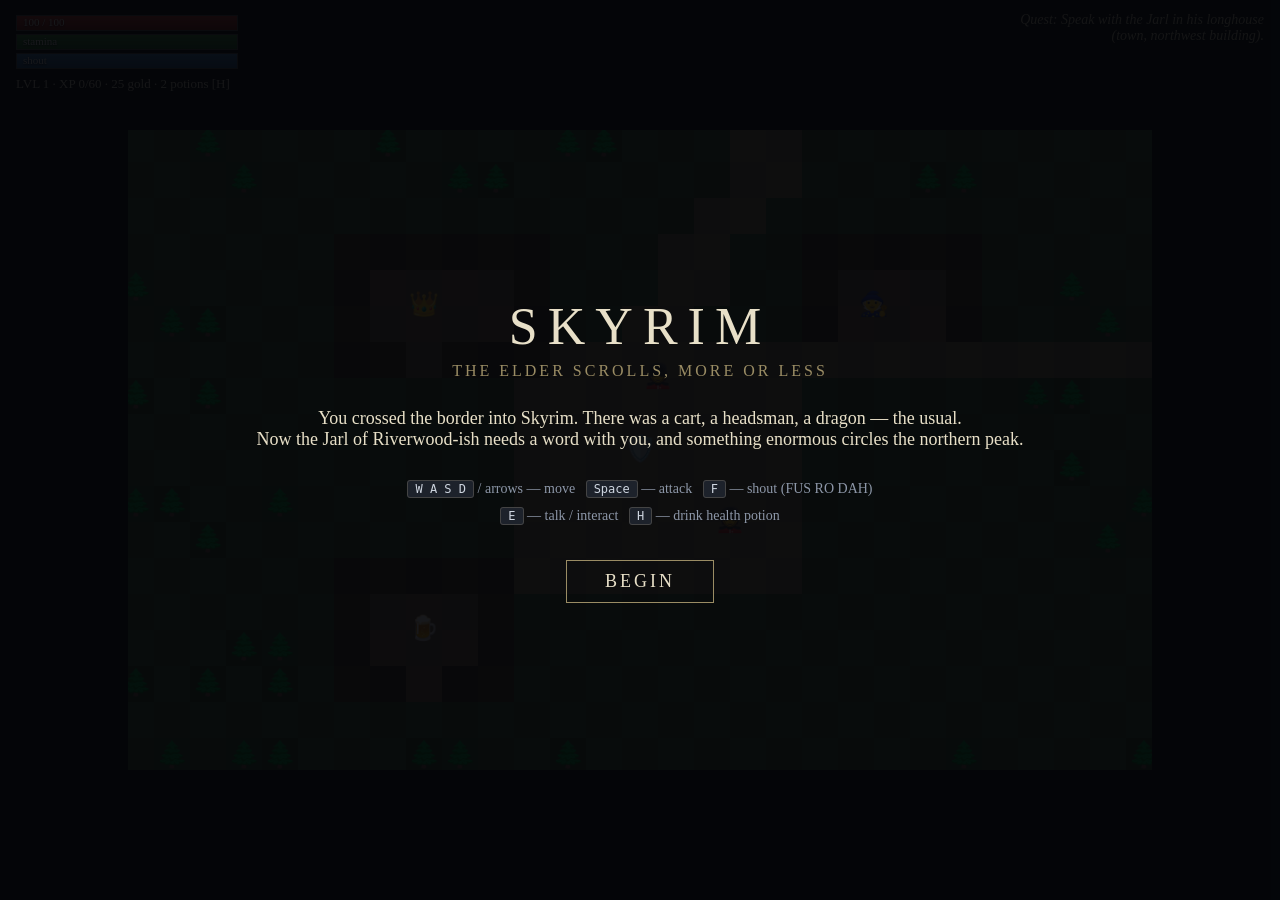
<file: index.html>
<!DOCTYPE html>
<html lang="en">
<head>
<meta charset="UTF-8">
<meta name="viewport" content="width=device-width, initial-scale=1.0">
<title>SKYRIM.html — The Elder Scrolls, More or Less</title>
<style>
  html, body { margin: 0; padding: 0; background: #0a0c10; overflow: hidden; height: 100%; }
  #wrap { position: relative; width: 100vw; height: 100vh; display: flex; align-items: center; justify-content: center; }
  canvas { image-rendering: pixelated; background: #0a0c10; }
  #hud {
    position: absolute; left: 16px; top: 12px; color: #e8e0c8; pointer-events: none;
    font: 14px/1.4 Georgia, 'Times New Roman', serif; text-shadow: 0 1px 2px #000;
  }
  .bar { width: 220px; height: 14px; background: #1c1f26; border: 1px solid #555; margin: 3px 0; position: relative; }
  .bar > div { height: 100%; transition: width .15s; }
  #hpfill { background: linear-gradient(#d04438, #8a2018); }
  .barlabel { position: absolute; left: 6px; top: -1px; font-size: 11px; color: #fff; }
  #stfill { background: linear-gradient(#3f9c45, #246b2a); }
  #shfill { background: linear-gradient(#4a8fd0, #2a5e96); }
  #stats { margin-top: 6px; font-size: 13px; }
  #quest {
    position: absolute; right: 16px; top: 12px; max-width: 280px; text-align: right;
    color: #d8cfae; font: italic 14px Georgia, serif; text-shadow: 0 1px 2px #000; pointer-events: none;
  }
  #dialogue {
    position: absolute; left: 50%; bottom: 60px; transform: translateX(-50%);
    min-width: 320px; max-width: 640px; padding: 12px 20px; display: none;
    background: rgba(8, 10, 14, .88); border: 1px solid #6b5d3f; color: #e8e0c8;
    font: 16px Georgia, serif; text-align: center; text-shadow: 0 1px 2px #000;
  }
  #dialogue .speaker { color: #c9a84c; font-variant: small-caps; letter-spacing: 1px; }
  #toast {
    position: absolute; left: 50%; top: 18%; transform: translateX(-50%);
    color: #fff; font: 28px Georgia, serif; letter-spacing: 4px; text-shadow: 0 2px 6px #000;
    opacity: 0; transition: opacity .4s; pointer-events: none; text-align: center;
  }
  #overlay {
    position: absolute; inset: 0; display: flex; flex-direction: column; align-items: center;
    justify-content: center; background: rgba(4, 5, 8, .92); color: #e8e0c8;
    font: 18px Georgia, serif; text-align: center; z-index: 10;
  }
  #overlay h1 { font-size: 52px; letter-spacing: 10px; margin: 0 0 6px; font-weight: normal; }
  #overlay h2 { font-size: 16px; letter-spacing: 3px; color: #9a8c64; font-weight: normal; margin: 0 0 28px; }
  #overlay .keys { color: #8d97a8; font-size: 14px; margin-top: 26px; line-height: 1.9; }
  #overlay button {
    margin-top: 30px; padding: 10px 38px; font: 18px Georgia, serif; letter-spacing: 3px;
    background: none; border: 1px solid #9a8c64; color: #e8e0c8; cursor: pointer;
  }
  #overlay button:hover { background: #2a2418; }
  kbd { background: #1d222b; border: 1px solid #444; border-radius: 3px; padding: 1px 7px; font: 12px monospace; color: #cfd6e0; }
</style>
</head>
<body>
<div id="wrap">
  <canvas id="game"></canvas>
  <div id="hud">
    <div class="bar"><div id="hpfill" style="width:100%"></div><span class="barlabel" id="hptext"></span></div>
    <div class="bar"><div id="stfill" style="width:100%"></div><span class="barlabel">stamina</span></div>
    <div class="bar"><div id="shfill" style="width:100%"></div><span class="barlabel">shout</span></div>
    <div id="stats"></div>
  </div>
  <div id="quest"></div>
  <div id="dialogue"></div>
  <div id="toast"></div>
  <div id="overlay">
    <h1>SKYRIM</h1>
    <h2>THE ELDER SCROLLS, MORE OR LESS</h2>
    <div>You crossed the border into Skyrim. There was a cart, a headsman, a dragon — the usual.<br>
    Now the Jarl of Riverwood-ish needs a word with you, and something enormous circles the northern peak.</div>
    <div class="keys">
      <kbd>W A S D</kbd> / arrows — move &nbsp; <kbd>Space</kbd> — attack &nbsp; <kbd>F</kbd> — shout (FUS RO DAH)<br>
      <kbd>E</kbd> — talk / interact &nbsp; <kbd>H</kbd> — drink health potion
    </div>
    <button id="startbtn">BEGIN</button>
  </div>
</div>
<script>
'use strict';
// ---------------------------------------------------------------- constants
const TILE = 36, W = 84, H = 64;          // world size in tiles
const VIEW_W = 1024, VIEW_H = 640;        // canvas size
const T = { GRASS:0, TREE:1, WATER:2, ROCK:3, PATH:4, WALL:5, FLOOR:6, SNOW:7, BRIDGE:8, PERCH:9, GRAVE:10 };
const SOLID = new Set([T.TREE, T.WATER, T.ROCK, T.WALL]);

const canvas = document.getElementById('game');
canvas.width = VIEW_W; canvas.height = VIEW_H;
const ctx = canvas.getContext('2d');

// seeded PRNG so the province of (roughly) Skyrim is the same every playthrough
function mulberry32(a) {
  return function() {
    a |= 0; a = a + 0x6D2B79F5 | 0;
    let t = Math.imul(a ^ a >>> 15, 1 | a);
    t = t + Math.imul(t ^ t >>> 7, 61 | t) ^ t;
    return ((t ^ t >>> 14) >>> 0) / 4294967296;
  };
}
const rng = mulberry32(0xD07AC); // dovah-ish, in the hex characters available

// ---------------------------------------------------------------- world gen
const map = new Array(W * H).fill(T.GRASS);
const at = (x, y) => (x < 0 || y < 0 || x >= W || y >= H) ? T.ROCK : map[y * W + x];
const set = (x, y, t) => { if (x >= 0 && y >= 0 && x < W && y < H) map[y * W + x] = t; };
const rect = (x0, y0, x1, y1, t) => { for (let y = y0; y <= y1; y++) for (let x = x0; x <= x1; x++) set(x, y, t); };

// snowy mountain band across the north
for (let y = 0; y < 12; y++) for (let x = 0; x < W; x++)
  set(x, y, (y < 9 - rng() * 4) ? T.ROCK : T.SNOW);
rect(0, 0, W - 1, 2, T.ROCK);

// the Throat of the World: a perch carved into the peak
rect(38, 2, 47, 7, T.SNOW); rect(40, 3, 45, 6, T.PERCH);
// pass leading up to it
for (let y = 7; y < 14; y++) { set(42, y, T.SNOW); set(43, y, T.SNOW); }

// a river winding down the east side, with one bridge
let rx = 60;
for (let y = 12; y < H; y++) {
  rx += Math.round((rng() - 0.48) * 2);
  rx = Math.max(52, Math.min(70, rx));
  for (let i = 0; i < 3; i++) set(rx + i, y, T.WATER);
  if (y === 34) { set(rx, y, T.BRIDGE); set(rx + 1, y, T.BRIDGE); set(rx + 2, y, T.BRIDGE); }
}

// scattered pine forest
for (let i = 0; i < 950; i++) {
  const x = Math.floor(rng() * W), y = 13 + Math.floor(rng() * (H - 14));
  if (at(x, y) === T.GRASS) set(x, y, T.TREE);
}

// town: Riverwood-ish (cleared, walled buildings, market square)
rect(16, 36, 35, 50, T.GRASS);
rect(22, 40, 29, 46, T.PATH);                       // square
function house(x, y, w, h, doorX) {
  rect(x, y, x + w, y + h, T.WALL);
  rect(x + 1, y + 1, x + w - 1, y + h - 1, T.FLOOR);
  set(doorX, y + h, T.FLOOR);                       // doorway on the south wall
}
house(17, 37, 5, 3, 19);   // Jarl's longhouse
house(30, 37, 4, 3, 32);   // trader
house(17, 46, 4, 3, 19);   // inn
// road from town gate north toward the mountain pass
for (let y = 14; y <= 40; y++) { set(42 - Math.floor((y - 14) * 0.7), y, T.PATH); set(43 - Math.floor((y - 14) * 0.7), y, T.PATH); }
for (let x = 25; x <= 43; x++) set(x, 40, T.PATH);

// Bleak Falls Barrow-ish: stone ruin in the west, full of draugr
rect(5, 20, 14, 28, T.GRAVE);
rect(5, 20, 14, 20, T.ROCK); rect(5, 28, 14, 28, T.ROCK);
rect(5, 20, 5, 28, T.ROCK); rect(14, 20, 14, 28, T.ROCK);
set(14, 24, T.GRAVE); set(13, 24, T.GRAVE);         // entrance

// bandit camp in the east, across the bridge
rect(70, 30, 78, 38, T.GRASS);
set(74, 34, T.PATH); set(75, 34, T.PATH);

// keep spawn + perch approach clear of trees
rect(24, 41, 27, 44, T.PATH);

const solid = (px, py) => SOLID.has(at(Math.floor(px / TILE), Math.floor(py / TILE)));

// ---------------------------------------------------------------- entities
const player = {
  x: 25.5 * TILE, y: 43 * TILE, r: 12, dirX: 0, dirY: -1,
  hp: 100, maxHp: 100, stam: 100, dmg: 14,
  level: 1, xp: 0, gold: 25, potions: 2,
  attackCd: 0, shoutCd: 0, hurtCd: 0, swing: 0,
};
const xpToLevel = () => player.level * 60;

const ENEMY_TYPES = {
  wolf:   { hp: 26,  dmg: 7,  speed: 95, aggro: 6.5, xp: 14, gold: 0,  glyph: '🐺', size: 14 },
  bandit: { hp: 45,  dmg: 11, speed: 78, aggro: 6,   xp: 25, gold: 18, glyph: '🗡️', size: 15 },
  draugr: { hp: 60,  dmg: 14, speed: 60, aggro: 5.5, xp: 35, gold: 12, glyph: '💀', size: 15 },
  dragon: { hp: 420, dmg: 24, speed: 120, aggro: 11, xp: 300, gold: 500, glyph: '🐉', size: 30 },
};
const enemies = [];
function spawn(type, tx, ty) {
  const t = ENEMY_TYPES[type];
  enemies.push({ type, ...t, maxHp: t.hp, r: t.size, x: tx * TILE, y: ty * TILE,
    homeX: tx * TILE, homeY: ty * TILE, atkCd: 0, wanderT: 0, wx: 0, wy: 0, fireCd: 0, flash: 0 });
}
// wolves in the forest
[[12,33],[10,44],[40,22],[48,30],[52,48],[20,56],[38,56],[60,20]].forEach(p => spawn('wolf', p[0], p[1]));
// bandit camp
[[72,32],[76,33],[74,36],[77,37]].forEach(p => spawn('bandit', p[0], p[1]));
// draugr in the barrow
[[7,22],[11,23],[8,26],[12,26],[9,24]].forEach(p => spawn('draugr', p[0], p[1]));
// Alduin's understudy, waiting on the perch
spawn('dragon', 42.5, 4.5);

const npcs = [
  { x: 19.5 * TILE, y: 39 * TILE, glyph: '👑', name: 'Jarl Balgruuf the Sufficient', jarl: true },
  { x: 32 * TILE, y: 39 * TILE, glyph: '🧙', name: 'Belethor-ish', lines: [
      'Everything\'s for sale, my friend! Except I haven\'t implemented a shop. So nothing is.',
      'Some may call this junk. Me, I call them treasures.' ] },
  { x: 19.5 * TILE, y: 48 * TILE, glyph: '🍺', name: 'Innkeeper', lines: [
      'Rumor is a dragon\'s nesting on the peak north of here. Bad for business.',
      'We don\'t get many travelers since the dragon showed up. Or roads. Or a second inn.' ] },
  { x: 26 * TILE, y: 41 * TILE, glyph: '💂', name: 'Town Guard', lines: [
      'I used to be an adventurer like you. Then I took an arrow in the knee.',
      'Let me guess... someone stole your sweetroll.',
      'No lollygaggin\'.',
      'Heard they\'re reforming the Dawnguard. Not in this file, though.' ] },
  { x: 28 * TILE, y: 45 * TILE, glyph: '💂', name: 'Town Guard', lines: [
      'My cousin\'s out fighting dragons. And what do I get? Guard duty in a 1,000-line HTML file.',
      'Stay out of trouble, Dragonborn.' ] },
];

const pickups = [];   // {x, y, kind:'gold'|'potion', amount}
const floaters = [];  // damage numbers {x, y, text, t, color}
let quest = 0;        // 0 = see the Jarl, 1 = slay the dragon, 2 = done
let shake = 0, gameTime = 0, won = false, paused = true;

// ---------------------------------------------------------------- input
const keys = {};
addEventListener('keydown', e => {
  keys[e.code] = true;
  if (['Space','ArrowUp','ArrowDown','ArrowLeft','ArrowRight'].includes(e.code)) e.preventDefault();
  if (e.code === 'KeyE') tryTalk();
  if (e.code === 'KeyH') drinkPotion();
});
addEventListener('keyup', e => keys[e.code] = false);

// ---------------------------------------------------------------- sound (tiny WebAudio blips)
let audio;
function blip(freq, dur, type = 'square', vol = 0.04) {
  try {
    audio = audio || new (window.AudioContext || window.webkitAudioContext)();
    const o = audio.createOscillator(), g = audio.createGain();
    o.type = type; o.frequency.value = freq;
    g.gain.setValueAtTime(vol, audio.currentTime);
    g.gain.exponentialRampToValueAtTime(0.001, audio.currentTime + dur);
    o.connect(g); g.connect(audio.destination);
    o.start(); o.stop(audio.currentTime + dur);
  } catch (e) { /* sound is a luxury */ }
}

// ---------------------------------------------------------------- helpers
function toast(text, big) {
  const el = document.getElementById('toast');
  el.textContent = text;
  el.style.fontSize = big ? '44px' : '28px';
  el.style.opacity = 1;
  clearTimeout(el._t);
  el._t = setTimeout(() => el.style.opacity = 0, big ? 2600 : 1700);
}
function say(name, text) {
  const el = document.getElementById('dialogue');
  el.innerHTML = '<span class="speaker">' + name + '</span><br>' + text;
  el.style.display = 'block';
  clearTimeout(el._t);
  el._t = setTimeout(() => el.style.display = 'none', 4200);
}
function floater(x, y, text, color) { floaters.push({ x, y, text, t: 1, color }); }

function moveWithCollision(e, dx, dy) {
  if (dx && !solid(e.x + dx + Math.sign(dx) * e.r, e.y - e.r * .6) && !solid(e.x + dx + Math.sign(dx) * e.r, e.y + e.r * .6)) e.x += dx;
  if (dy && !solid(e.x - e.r * .6, e.y + dy + Math.sign(dy) * e.r) && !solid(e.x + e.r * .6, e.y + dy + Math.sign(dy) * e.r)) e.y += dy;
  e.x = Math.max(e.r, Math.min(W * TILE - e.r, e.x));
  e.y = Math.max(e.r, Math.min(H * TILE - e.r, e.y));
}

function tryTalk() {
  if (paused) return;
  for (const n of npcs) {
    if (Math.hypot(n.x - player.x, n.y - player.y) < TILE * 1.6) {
      if (n.jarl) {
        if (quest === 0) {
          quest = 1;
          say(n.name, 'Dragonborn! A dragon roosts on the Throat of the World, due north. ' +
            'Slay it and the hold will owe you everything we have. Which is mostly snow.');
          toast('NEW QUEST: DRAGON RISING');
        } else if (quest === 1) {
          say(n.name, 'The dragon still lives. North, Dragonborn. Follow the road. Dress warm.');
        } else {
          say(n.name, 'Skyrim will sing of you, Dragonborn. Well — hum, at least. Budget\'s tight.');
        }
      } else {
        say(n.name, n.lines[Math.floor(Math.random() * n.lines.length)]);
      }
      blip(440, .1, 'sine');
      return;
    }
  }
}

function drinkPotion() {
  if (paused || player.potions <= 0 || player.hp >= player.maxHp) return;
  player.potions--;
  player.hp = Math.min(player.maxHp, player.hp + 45);
  floater(player.x, player.y - 20, '+45', '#6fdc6f');
  blip(660, .15, 'sine');
}

function gainXp(n) {
  player.xp += n;
  while (player.xp >= xpToLevel()) {
    player.xp -= xpToLevel();
    player.level++;
    player.maxHp += 15; player.hp = player.maxHp;
    player.dmg += 4;
    toast('LEVEL UP — LEVEL ' + player.level, true);
    blip(523, .3, 'triangle', .06); setTimeout(() => blip(784, .4, 'triangle', .06), 140);
  }
}

function hurtPlayer(dmg, fromX, fromY) {
  if (player.hurtCd > 0 || won) return;
  player.hp -= dmg;
  player.hurtCd = 0.7;
  shake = Math.max(shake, 6);
  floater(player.x, player.y - 24, '-' + dmg, '#ff6b5e');
  blip(140, .2, 'sawtooth', .07);
  const d = Math.hypot(player.x - fromX, player.y - fromY) || 1;
  moveWithCollision(player, (player.x - fromX) / d * 18, (player.y - fromY) / d * 18);
  if (player.hp <= 0) die();
}

function die() {
  toast('YOU DIED — SOVNGARDE AWAITS (RESPAWNING)', true);
  player.gold = Math.floor(player.gold / 2);
  player.hp = player.maxHp;
  player.x = 25.5 * TILE; player.y = 43 * TILE;
  blip(98, .8, 'sawtooth', .08);
}

// ---------------------------------------------------------------- combat
function attack() {
  if (player.attackCd > 0 || player.stam < 12) return;
  player.attackCd = 0.38; player.swing = 0.18; player.stam -= 12;
  blip(220, .07, 'square');
  const reach = TILE * 1.5;
  const ax = player.x + player.dirX * reach * .6, ay = player.y + player.dirY * reach * .6;
  for (const e of enemies) {
    if (e.hp <= 0) continue;
    if (Math.hypot(e.x - ax, e.y - ay) < reach * .8 + e.size) hitEnemy(e, player.dmg + Math.floor(Math.random() * 5), 14);
  }
}

function shout() {
  if (player.shoutCd > 0) return;
  player.shoutCd = 9;
  toast('FUS RO DAH!', true);
  shake = 14;
  blip(80, .6, 'sawtooth', .12); blip(60, .8, 'sawtooth', .1);
  for (const e of enemies) {
    if (e.hp <= 0) continue;
    const dx = e.x - player.x, dy = e.y - player.y, d = Math.hypot(dx, dy);
    if (d > TILE * 6) continue;
    const dot = (dx * player.dirX + dy * player.dirY) / (d || 1);
    if (dot > 0.35 || d < TILE * 1.5) {
      hitEnemy(e, 22, 0);
      const push = e.type === 'dragon' ? 50 : 130;
      moveWithCollision(e, dx / (d || 1) * push, dy / (d || 1) * push);
    }
  }
}

function hitEnemy(e, dmg, knock) {
  e.hp -= dmg; e.flash = 0.15;
  floater(e.x, e.y - e.size - 8, dmg, '#ffd34d');
  if (knock) {
    const dx = e.x - player.x, dy = e.y - player.y, d = Math.hypot(dx, dy) || 1;
    moveWithCollision(e, dx / d * knock, dy / d * knock);
  }
  if (e.hp <= 0) {
    gainXp(e.xp);
    blip(180, .25, 'triangle', .06);
    if (e.gold) pickups.push({ x: e.x, y: e.y, kind: 'gold', amount: e.gold + Math.floor(Math.random() * 10) });
    if (Math.random() < 0.3) pickups.push({ x: e.x + 14, y: e.y + 6, kind: 'potion' });
    if (e.type === 'dragon') winGame();
  }
}

const fireballs = [];
function winGame() {
  won = true; quest = 2;
  toast('DRAGON SLAIN — ITS SOUL IS YOURS', true);
  setTimeout(() => {
    const ov = document.getElementById('overlay');
    ov.style.display = 'flex';
    ov.innerHTML = '<h1>DOVAHKIIN</h1><h2>DRAGON SLAIN · LEVEL ' + player.level + ' · ' + player.gold +
      ' GOLD</h2><div>The World-Eater\'s understudy is no more. Songs will be written,<br>' +
      'then heavily abridged for the credits.<br><br><i>Thanks for playing SKYRIM.html</i></div>' +
      '<button onclick="closeOverlay()">KEEP EXPLORING</button>';
  }, 2200);
}
window.closeOverlay = () => { document.getElementById('overlay').style.display = 'none'; paused = false; };

// ---------------------------------------------------------------- update
function update(dt) {
  gameTime += dt;
  player.attackCd = Math.max(0, player.attackCd - dt);
  player.shoutCd = Math.max(0, player.shoutCd - dt);
  player.hurtCd = Math.max(0, player.hurtCd - dt);
  player.swing = Math.max(0, player.swing - dt);
  player.stam = Math.min(100, player.stam + 18 * dt);
  shake = Math.max(0, shake - dt * 30);

  let mx = (keys.KeyD || keys.ArrowRight ? 1 : 0) - (keys.KeyA || keys.ArrowLeft ? 1 : 0);
  let my = (keys.KeyS || keys.ArrowDown ? 1 : 0) - (keys.KeyW || keys.ArrowUp ? 1 : 0);
  if (mx || my) {
    const d = Math.hypot(mx, my);
    player.dirX = mx / d; player.dirY = my / d;
    const sp = 165 * dt;
    moveWithCollision(player, mx / d * sp, my / d * sp);
  }
  if (keys.Space) attack();
  if (keys.KeyF) shout();

  // enemies
  for (const e of enemies) {
    if (e.hp <= 0) continue;
    e.atkCd = Math.max(0, e.atkCd - dt);
    e.flash = Math.max(0, e.flash - dt);
    const dx = player.x - e.x, dy = player.y - e.y, dist = Math.hypot(dx, dy);
    const aggroR = e.aggro * TILE;
    if (dist < aggroR && !won) {
      if (e.type === 'dragon') {
        // the dragon flies: ignores terrain, strafes, breathes fire
        if (dist > TILE * 3) { e.x += dx / dist * e.speed * dt; e.y += dy / dist * e.speed * dt; }
        e.fireCd = Math.max(0, e.fireCd - dt);
        if (e.fireCd === 0 && dist < TILE * 9) {
          e.fireCd = 1.7;
          fireballs.push({ x: e.x, y: e.y, vx: dx / dist * 240, vy: dy / dist * 240, t: 3 });
          blip(300, .3, 'sawtooth', .05);
        }
      } else if (dist > e.size + player.r + 4) {
        moveWithCollision(e, dx / dist * e.speed * dt, dy / dist * e.speed * dt);
      }
      if (dist < e.size + player.r + 10 && e.atkCd === 0) {
        e.atkCd = e.type === 'dragon' ? 1.4 : 1.0;
        hurtPlayer(e.dmg, e.x, e.y);
      }
    } else {
      // wander near home
      e.wanderT -= dt;
      if (e.wanderT <= 0) {
        e.wanderT = 1.5 + Math.random() * 2.5;
        const a = Math.random() * Math.PI * 2;
        e.wx = Math.cos(a); e.wy = Math.sin(a);
        if (Math.hypot(e.homeX - e.x, e.homeY - e.y) > TILE * 4) {
          const hd = Math.hypot(e.homeX - e.x, e.homeY - e.y);
          e.wx = (e.homeX - e.x) / hd; e.wy = (e.homeY - e.y) / hd;
        }
      }
      if (e.type !== 'dragon') moveWithCollision(e, e.wx * e.speed * .35 * dt, e.wy * e.speed * .35 * dt);
    }
  }

  // fireballs
  for (let i = fireballs.length - 1; i >= 0; i--) {
    const f = fireballs[i];
    f.x += f.vx * dt; f.y += f.vy * dt; f.t -= dt;
    if (Math.hypot(f.x - player.x, f.y - player.y) < player.r + 8) {
      hurtPlayer(18, f.x - f.vx, f.y - f.vy);
      fireballs.splice(i, 1);
    } else if (f.t <= 0 || solid(f.x, f.y)) fireballs.splice(i, 1);
  }

  // pickups
  for (let i = pickups.length - 1; i >= 0; i--) {
    const p = pickups[i];
    if (Math.hypot(p.x - player.x, p.y - player.y) < player.r + 14) {
      if (p.kind === 'gold') { player.gold += p.amount; floater(p.x, p.y - 12, '+' + p.amount + 'g', '#ffd34d'); }
      else { player.potions++; floater(p.x, p.y - 12, '+potion', '#ff8b9e'); }
      blip(880, .08, 'sine');
      pickups.splice(i, 1);
    }
  }

  for (let i = floaters.length - 1; i >= 0; i--) {
    floaters[i].t -= dt * 0.9; floaters[i].y -= 28 * dt;
    if (floaters[i].t <= 0) floaters.splice(i, 1);
  }
}

// ---------------------------------------------------------------- render
const TILE_COLORS = {
  [T.GRASS]: ['#3d5e34', '#41633a'], [T.PATH]: ['#8a7a5c', '#84755a'],
  [T.WATER]: ['#2b5d8a', '#2d639a'], [T.SNOW]: ['#cfd8de', '#c5cfd8'],
  [T.ROCK]: ['#5a5f68', '#525760'], [T.WALL]: ['#4a3c2c', '#443628'],
  [T.FLOOR]: ['#7a6648', '#75624a'], [T.TREE]: ['#33502c', '#375431'],
  [T.BRIDGE]: ['#7d6242', '#776044'], [T.PERCH]: ['#8a8f98', '#80858f'],
  [T.GRAVE]: ['#6a6f78', '#62676f'],
};

function render() {
  const camX = Math.max(0, Math.min(W * TILE - VIEW_W, player.x - VIEW_W / 2)) + (Math.random() - .5) * shake;
  const camY = Math.max(0, Math.min(H * TILE - VIEW_H, player.y - VIEW_H / 2)) + (Math.random() - .5) * shake;

  const x0 = Math.floor(camX / TILE), y0 = Math.floor(camY / TILE);
  const x1 = x0 + Math.ceil(VIEW_W / TILE) + 1, y1 = y0 + Math.ceil(VIEW_H / TILE) + 1;

  ctx.textAlign = 'center'; ctx.textBaseline = 'middle';
  for (let y = y0; y <= y1; y++) for (let x = x0; x <= x1; x++) {
    const t = at(x, y), c = TILE_COLORS[t] || TILE_COLORS[T.GRASS];
    ctx.fillStyle = c[(x + y) % 2];
    const sx = x * TILE - camX, sy = y * TILE - camY;
    ctx.fillRect(sx, sy, TILE + 1, TILE + 1);
    if (t === T.TREE) { ctx.font = '26px serif'; ctx.fillText('🌲', sx + TILE / 2, sy + TILE / 2); }
    if (t === T.GRAVE && (x * 7 + y * 13) % 5 === 0) { ctx.font = '18px serif'; ctx.fillText('🪦', sx + TILE / 2, sy + TILE / 2); }
    if (t === T.WATER && (x + y + Math.floor(gameTime * 2)) % 7 === 0) {
      ctx.fillStyle = 'rgba(255,255,255,.15)';
      ctx.fillRect(sx + 6, sy + TILE / 2, TILE - 12, 2);
    }
  }

  const draw = (glyph, x, y, size, flash) => {
    ctx.font = size + 'px serif';
    if (flash) { ctx.globalAlpha = 0.5; }
    ctx.fillText(glyph, x - camX, y - camY);
    ctx.globalAlpha = 1;
  };

  for (const p of pickups) draw(p.kind === 'gold' ? '💰' : '🧪', p.x, p.y, 18);

  for (const n of npcs) {
    draw(n.glyph, n.x, n.y, 24);
    if (Math.hypot(n.x - player.x, n.y - player.y) < TILE * 1.6) {
      ctx.fillStyle = '#e8e0c8'; ctx.font = '11px Georgia';
      ctx.fillText('[E] ' + n.name, n.x - camX, n.y - camY - 24);
    }
  }

  for (const e of enemies) {
    if (e.hp <= 0) continue;
    draw(e.glyph, e.x, e.y, e.type === 'dragon' ? 52 : 26, e.flash > 0);
    if (e.hp < e.maxHp) {
      const w = e.type === 'dragon' ? 60 : 28;
      ctx.fillStyle = '#222'; ctx.fillRect(e.x - camX - w / 2, e.y - camY - e.size - 12, w, 4);
      ctx.fillStyle = '#d04438'; ctx.fillRect(e.x - camX - w / 2, e.y - camY - e.size - 12, w * e.hp / e.maxHp, 4);
    }
  }

  for (const f of fireballs) draw('🔥', f.x, f.y, 18);

  // player + sword swing
  if (player.swing > 0) {
    ctx.strokeStyle = 'rgba(255,255,220,.8)'; ctx.lineWidth = 3;
    ctx.beginPath();
    const a = Math.atan2(player.dirY, player.dirX);
    ctx.arc(player.x - camX, player.y - camY, TILE * 1.2, a - 0.9, a + 0.9);
    ctx.stroke();
  }
  if (!(player.hurtCd > 0.4 && Math.floor(gameTime * 20) % 2)) draw('🛡️', player.x, player.y, 26);

  for (const f of floaters) {
    ctx.globalAlpha = Math.max(0, f.t);
    ctx.fillStyle = f.color; ctx.font = 'bold 15px Georgia';
    ctx.fillText(f.text, f.x - camX, f.y - camY);
    ctx.globalAlpha = 1;
  }

  // quest direction hint: arrow toward the dragon
  if (quest === 1) {
    const e = enemies.find(e => e.type === 'dragon');
    if (e && e.hp > 0) {
      const a = Math.atan2(e.y - player.y, e.x - player.x);
      ctx.save();
      ctx.translate(VIEW_W / 2, 46); ctx.rotate(a);
      ctx.fillStyle = 'rgba(232,224,200,.7)';
      ctx.beginPath(); ctx.moveTo(14, 0); ctx.lineTo(-8, -7); ctx.lineTo(-8, 7); ctx.fill();
      ctx.restore();
    }
  }

  // HUD
  document.getElementById('hpfill').style.width = Math.max(0, player.hp / player.maxHp * 100) + '%';
  document.getElementById('hptext').textContent = Math.max(0, Math.ceil(player.hp)) + ' / ' + player.maxHp;
  document.getElementById('stfill').style.width = player.stam + '%';
  document.getElementById('shfill').style.width = (100 - player.shoutCd / 9 * 100) + '%';
  document.getElementById('stats').textContent =
    'LVL ' + player.level + '  ·  XP ' + player.xp + '/' + xpToLevel() +
    '  ·  ' + player.gold + ' gold  ·  ' + player.potions + ' potions [H]';
  document.getElementById('quest').textContent =
    quest === 0 ? 'Quest: Speak with the Jarl in his longhouse (town, northwest building).' :
    quest === 1 ? 'Quest: Slay the dragon at the Throat of the World. Follow the arrow north.' :
    'Quest complete. Skyrim belongs to the Nords. And to you.';
}

// ---------------------------------------------------------------- main loop
let last = performance.now();
function frame(now) {
  const dt = Math.min(0.05, (now - last) / 1000);
  last = now;
  if (!paused) { update(dt); render(); }
  requestAnimationFrame(frame);
}
document.getElementById('startbtn').onclick = () => {
  document.getElementById('overlay').style.display = 'none';
  paused = false;
  blip(523, .2, 'triangle', .05); setTimeout(() => blip(392, .3, 'triangle', .05), 180);
  setTimeout(() => say('Narrator', 'Hey, you. You\'re finally awake.'), 400);
};
render();
requestAnimationFrame(frame);
</script>
</body>
</html>
</file>
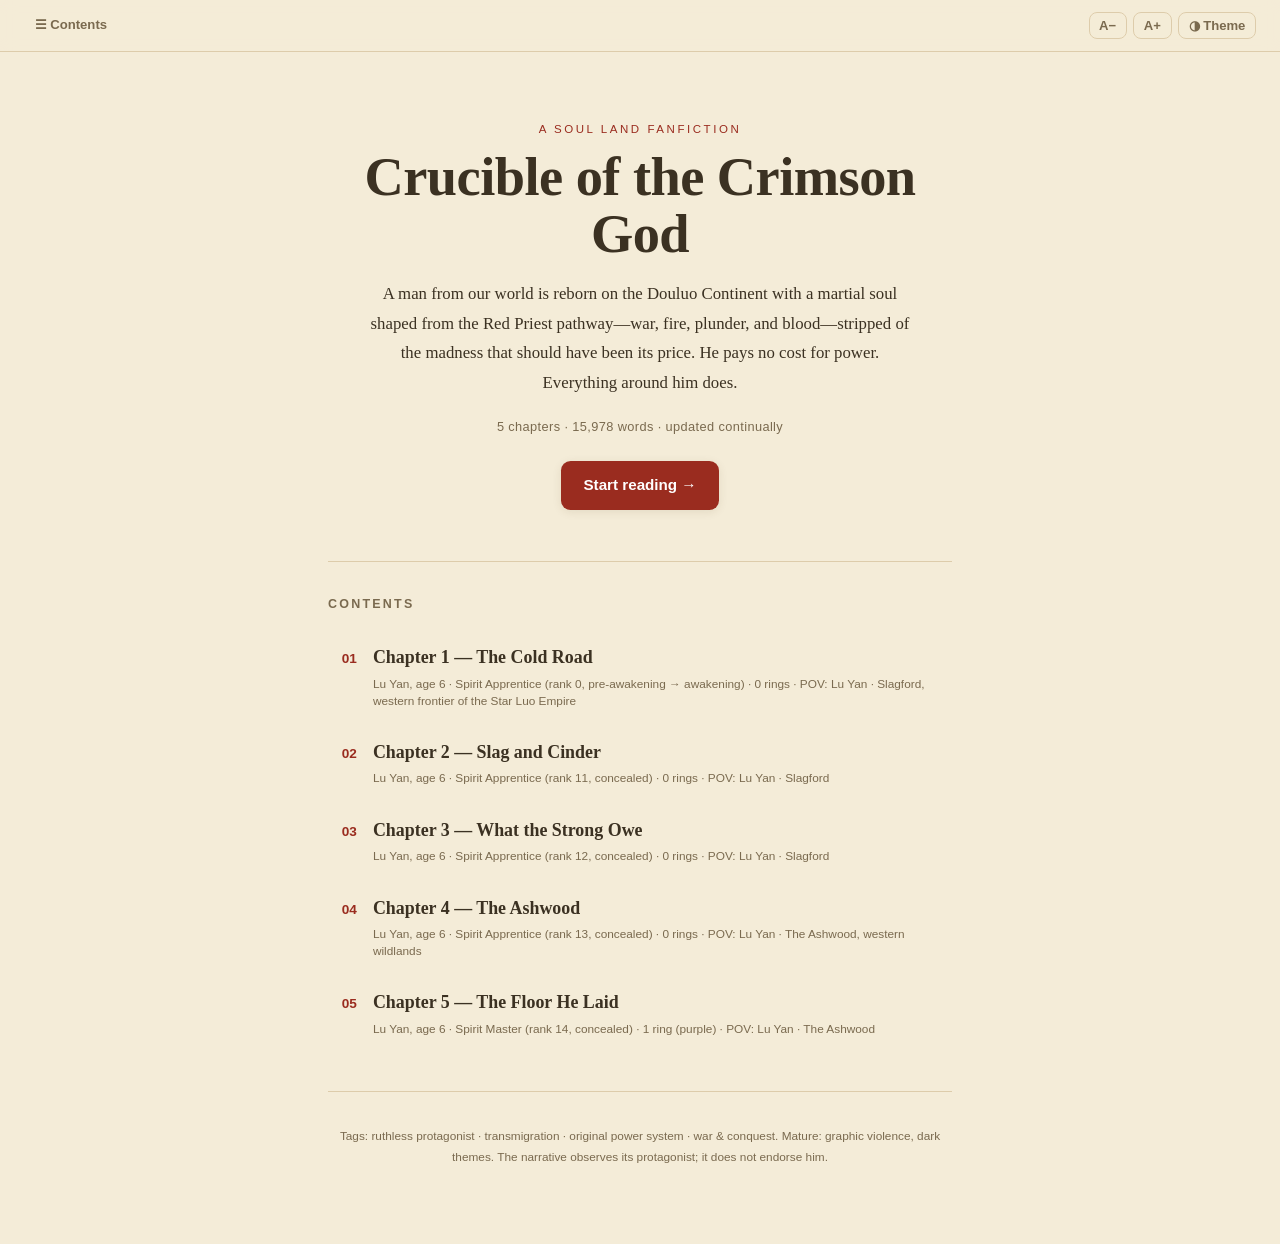
<file: docs/index.html>
<!DOCTYPE html>
<html lang="en" data-theme="sepia">
<head>
<meta charset="utf-8" />
<meta name="viewport" content="width=device-width, initial-scale=1" />
<title>Crucible of the Crimson God — Contents</title>
<link rel="preconnect" href="https://fonts.googleapis.com" />
<link rel="stylesheet" href="assets/style.css" />

</head>
<body>
<div id="progress"><div id="progress-bar"></div></div>


<div class="toolbar">
  <a class="tb-btn home" href="index.html" title="Contents (Esc)">☰ Contents</a>
  <div class="tb-spacer"></div>
  <button class="tb-btn" data-action="font-dec" title="Smaller text">A−</button>
  <button class="tb-btn" data-action="font-inc" title="Larger text">A+</button>
  <button class="tb-btn" data-action="theme" title="Toggle theme (T)">◑ Theme</button>
</div>

<main class="cover">
  <header class="cover-head">
    <p class="kicker">A Soul Land fanfiction</p>
    <h1 class="cover-title">Crucible of the Crimson God</h1>
    <p class="cover-blurb">A man from our world is reborn on the Douluo Continent
      with a martial soul shaped from the Red&nbsp;Priest pathway&mdash;war, fire,
      plunder, and blood&mdash;stripped of the madness that should have been its
      price. He pays no cost for power. Everything around him does.</p>
    <p class="cover-stats">5 chapters &middot; 15,978 words &middot; updated continually</p>
    <p class="cover-cta"><a class="start-btn" href="chapter-001.html">Start reading →</a></p>
  </header>
  <nav class="toc">
    <h2>Contents</h2>
    <ol class="toc-list">
      <li><a href="chapter-001.html"><span class="toc-num">01</span><span class="toc-text"><span class="toc-title">Chapter 1 — The Cold Road</span><span class="toc-meta">Lu Yan, age 6 · Spirit Apprentice (rank 0, pre-awakening → awakening) · 0 rings · POV: Lu Yan · Slagford, western frontier of the Star Luo Empire</span></span></a></li>
<li><a href="chapter-002.html"><span class="toc-num">02</span><span class="toc-text"><span class="toc-title">Chapter 2 — Slag and Cinder</span><span class="toc-meta">Lu Yan, age 6 · Spirit Apprentice (rank 11, concealed) · 0 rings · POV: Lu Yan · Slagford</span></span></a></li>
<li><a href="chapter-003.html"><span class="toc-num">03</span><span class="toc-text"><span class="toc-title">Chapter 3 — What the Strong Owe</span><span class="toc-meta">Lu Yan, age 6 · Spirit Apprentice (rank 12, concealed) · 0 rings · POV: Lu Yan · Slagford</span></span></a></li>
<li><a href="chapter-004.html"><span class="toc-num">04</span><span class="toc-text"><span class="toc-title">Chapter 4 — The Ashwood</span><span class="toc-meta">Lu Yan, age 6 · Spirit Apprentice (rank 13, concealed) · 0 rings · POV: Lu Yan · The Ashwood, western wildlands</span></span></a></li>
<li><a href="chapter-005.html"><span class="toc-num">05</span><span class="toc-text"><span class="toc-title">Chapter 5 — The Floor He Laid</span><span class="toc-meta">Lu Yan, age 6 · Spirit Master (rank 14, concealed) · 1 ring (purple) · POV: Lu Yan · The Ashwood</span></span></a></li>
    </ol>
  </nav>
  <footer class="cover-foot">
    <p>Tags: ruthless protagonist &middot; transmigration &middot; original power system &middot; war &amp; conquest.
       Mature: graphic violence, dark themes. The narrative observes its protagonist; it does not endorse him.</p>
  </footer>
</main>

<script src="assets/reader.js"></script>
</body>
</html>
</file>
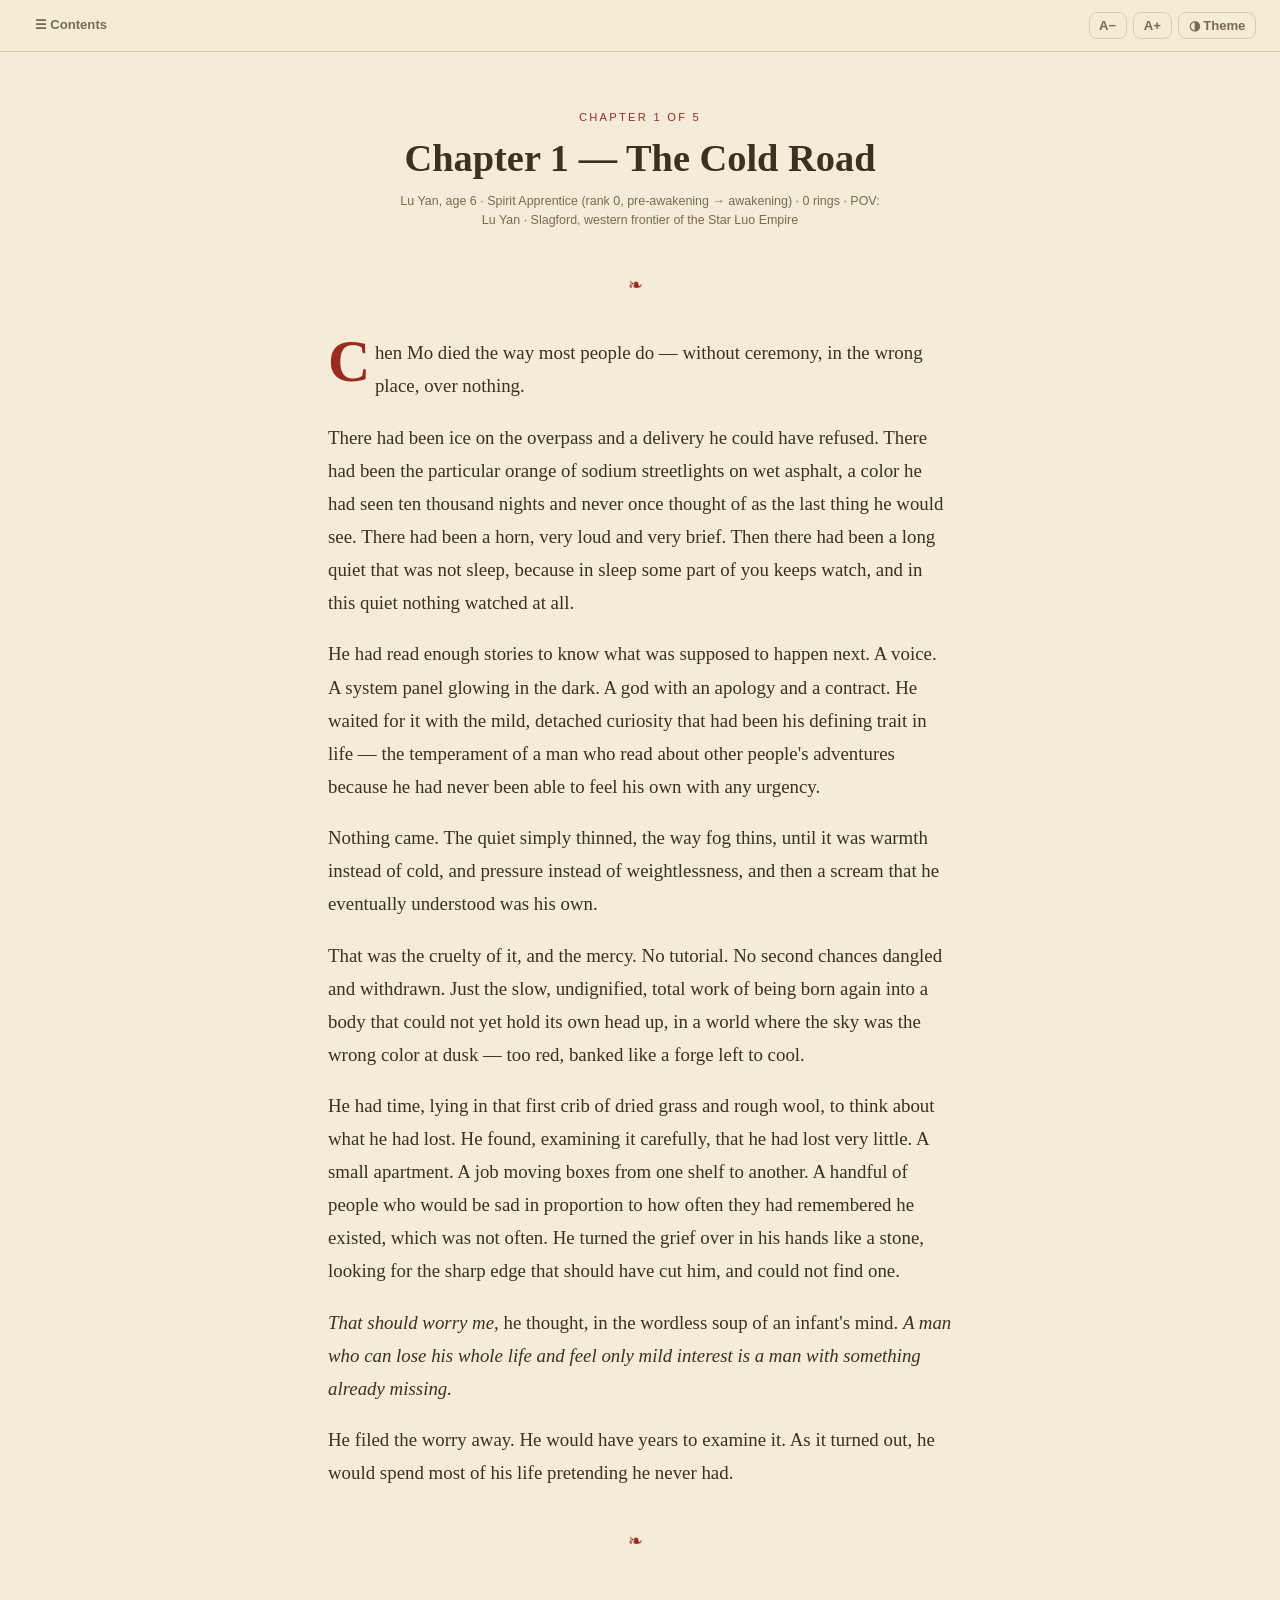
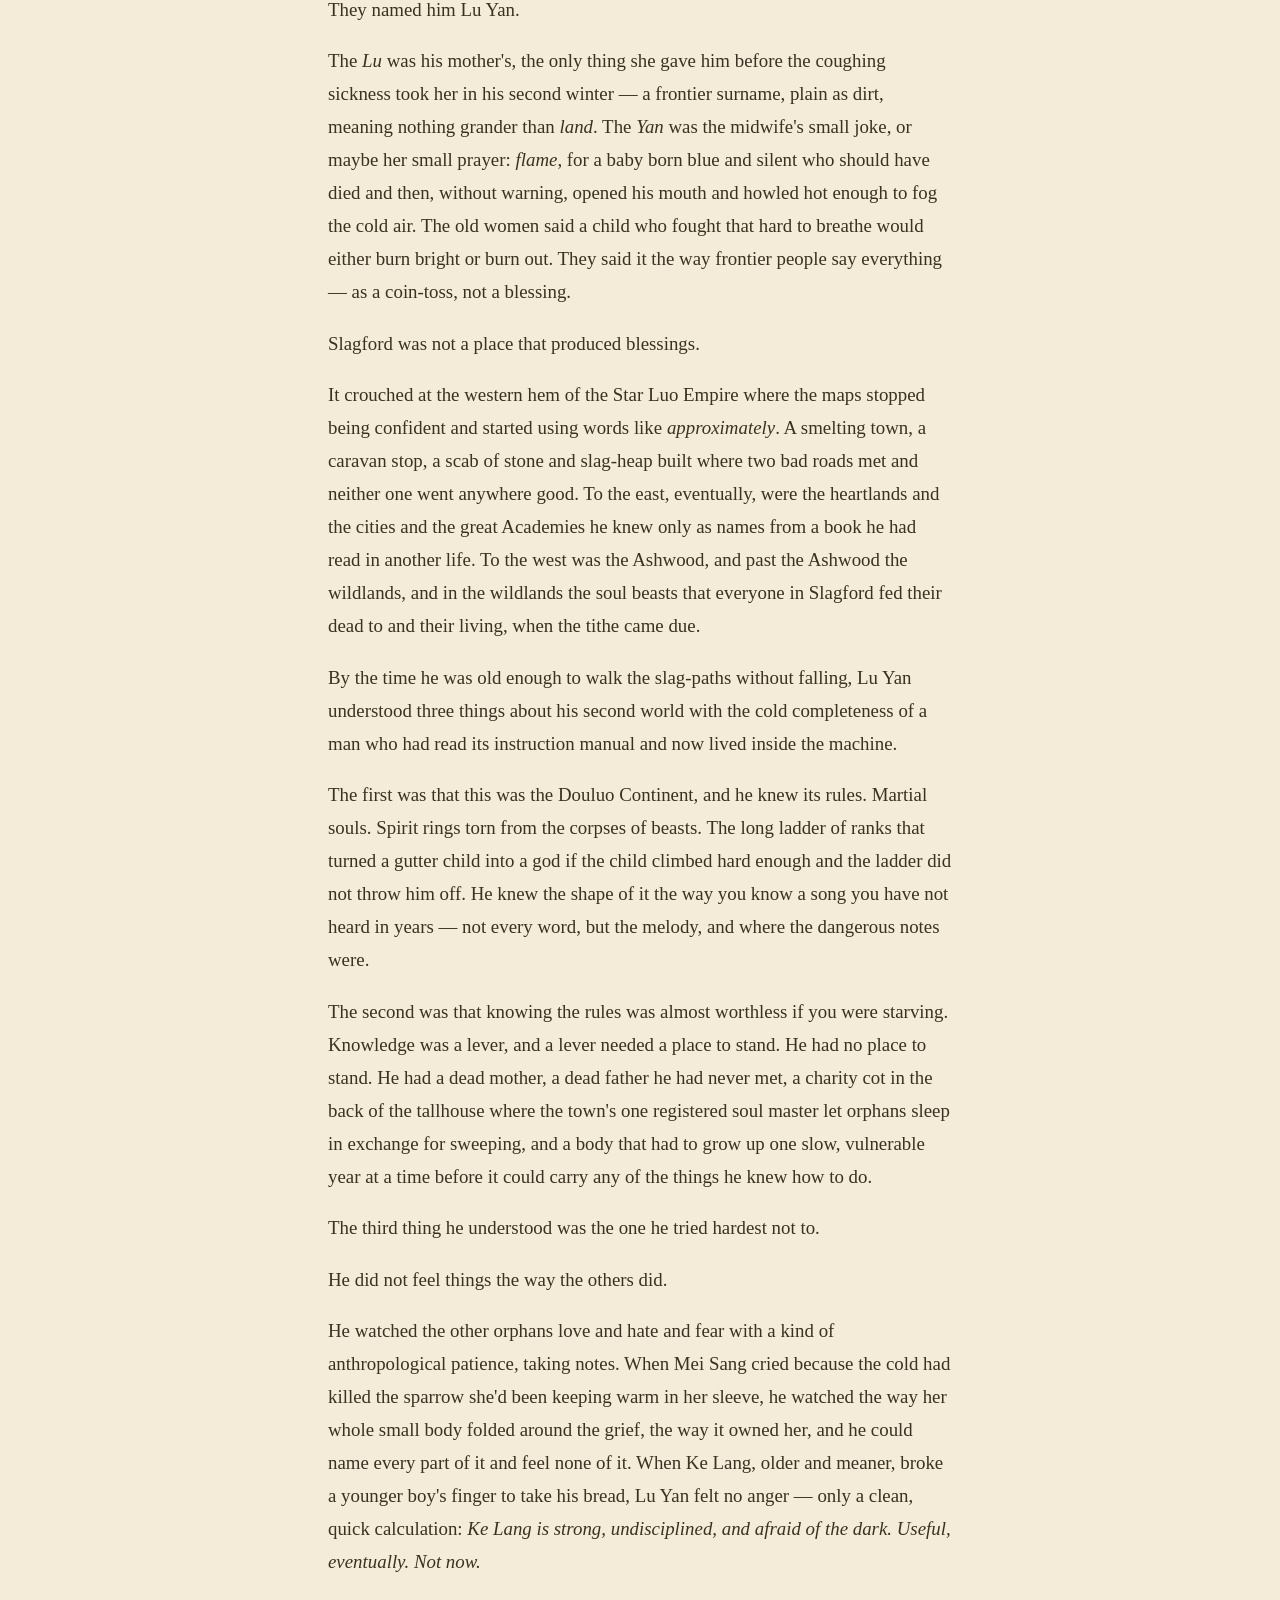
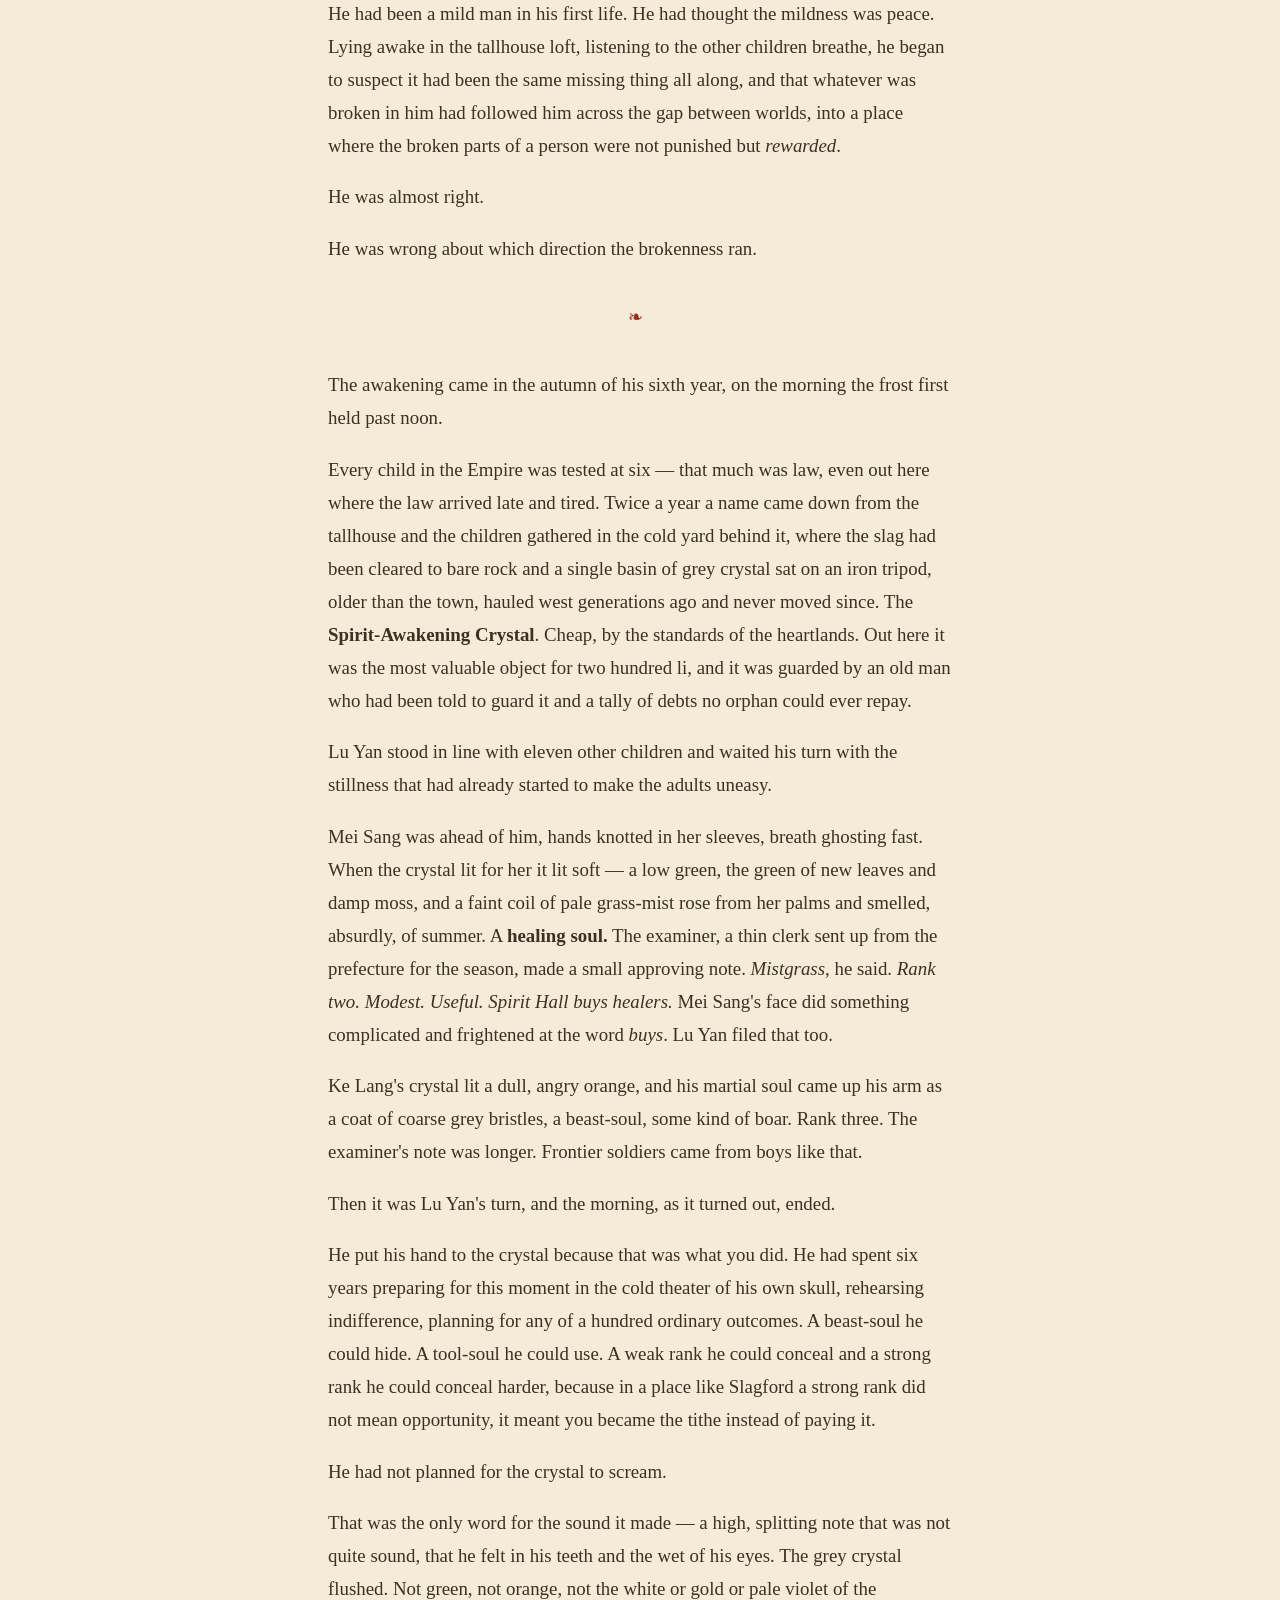
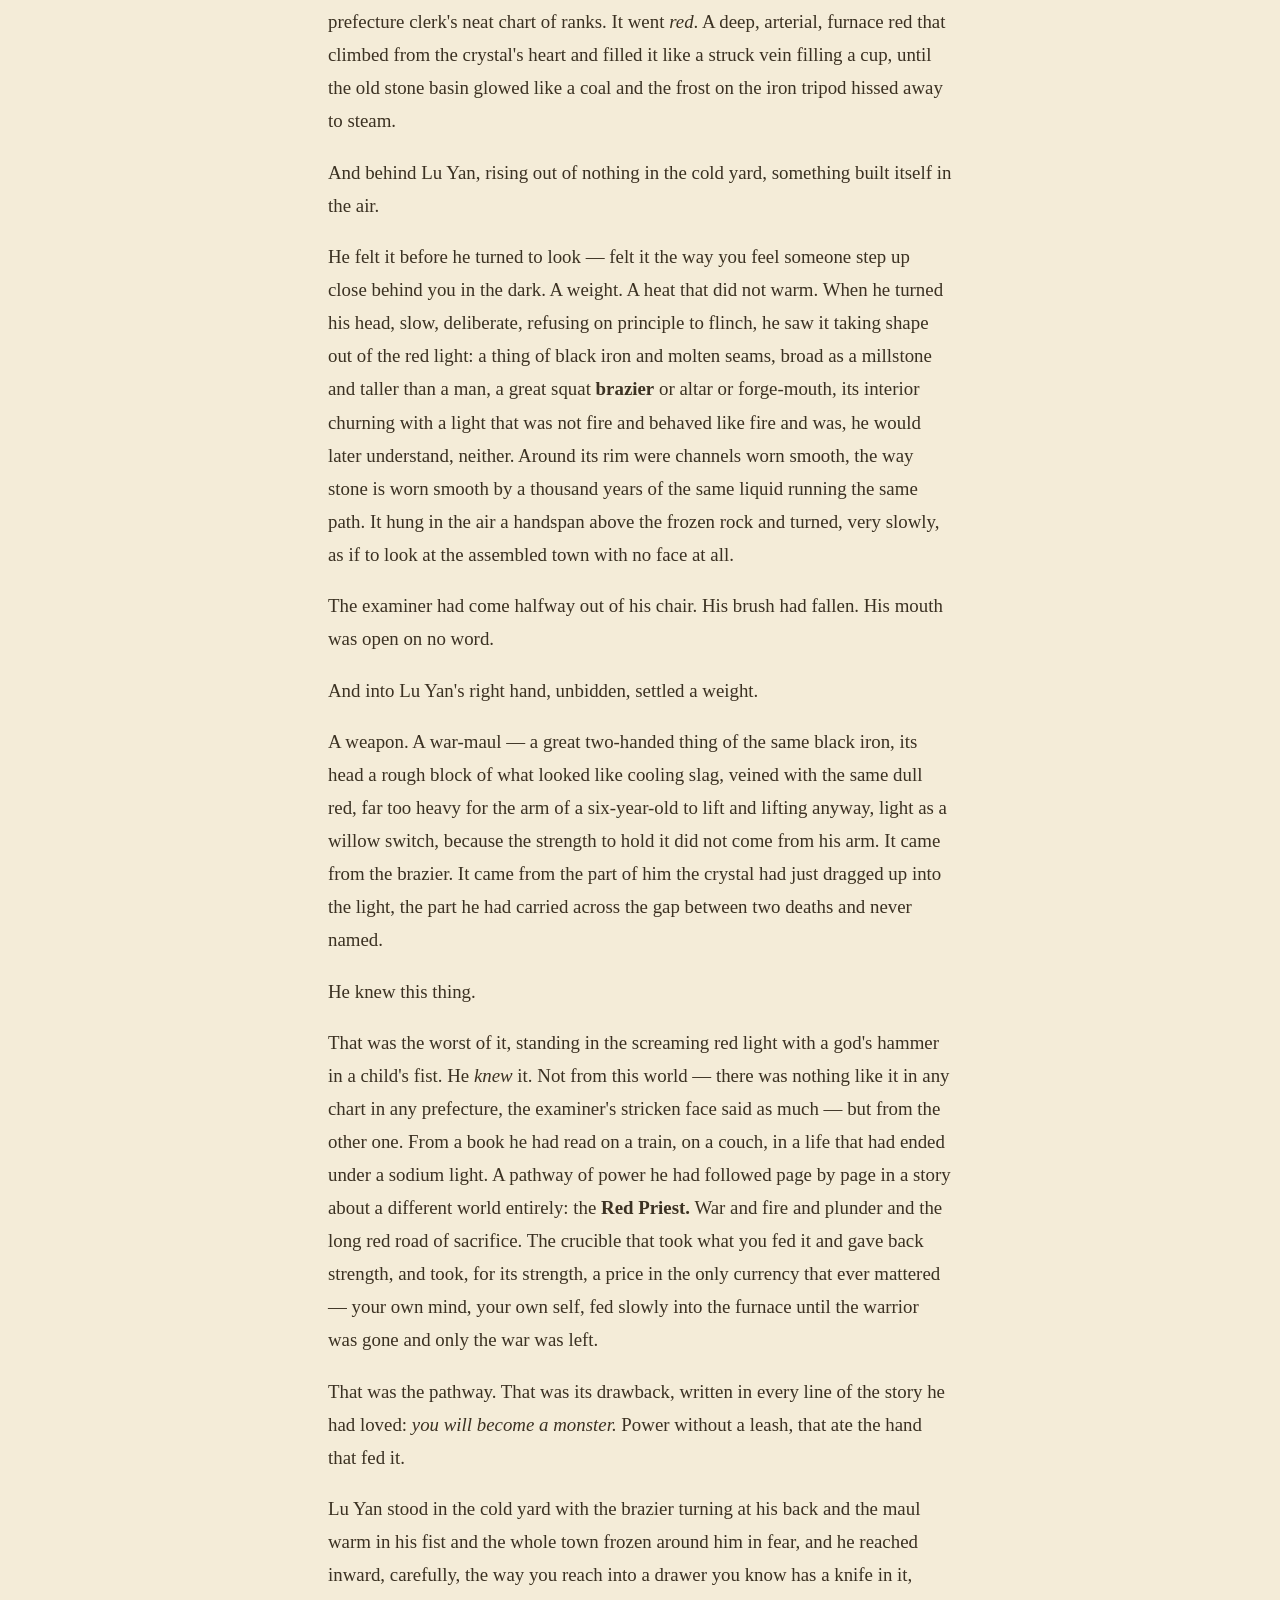
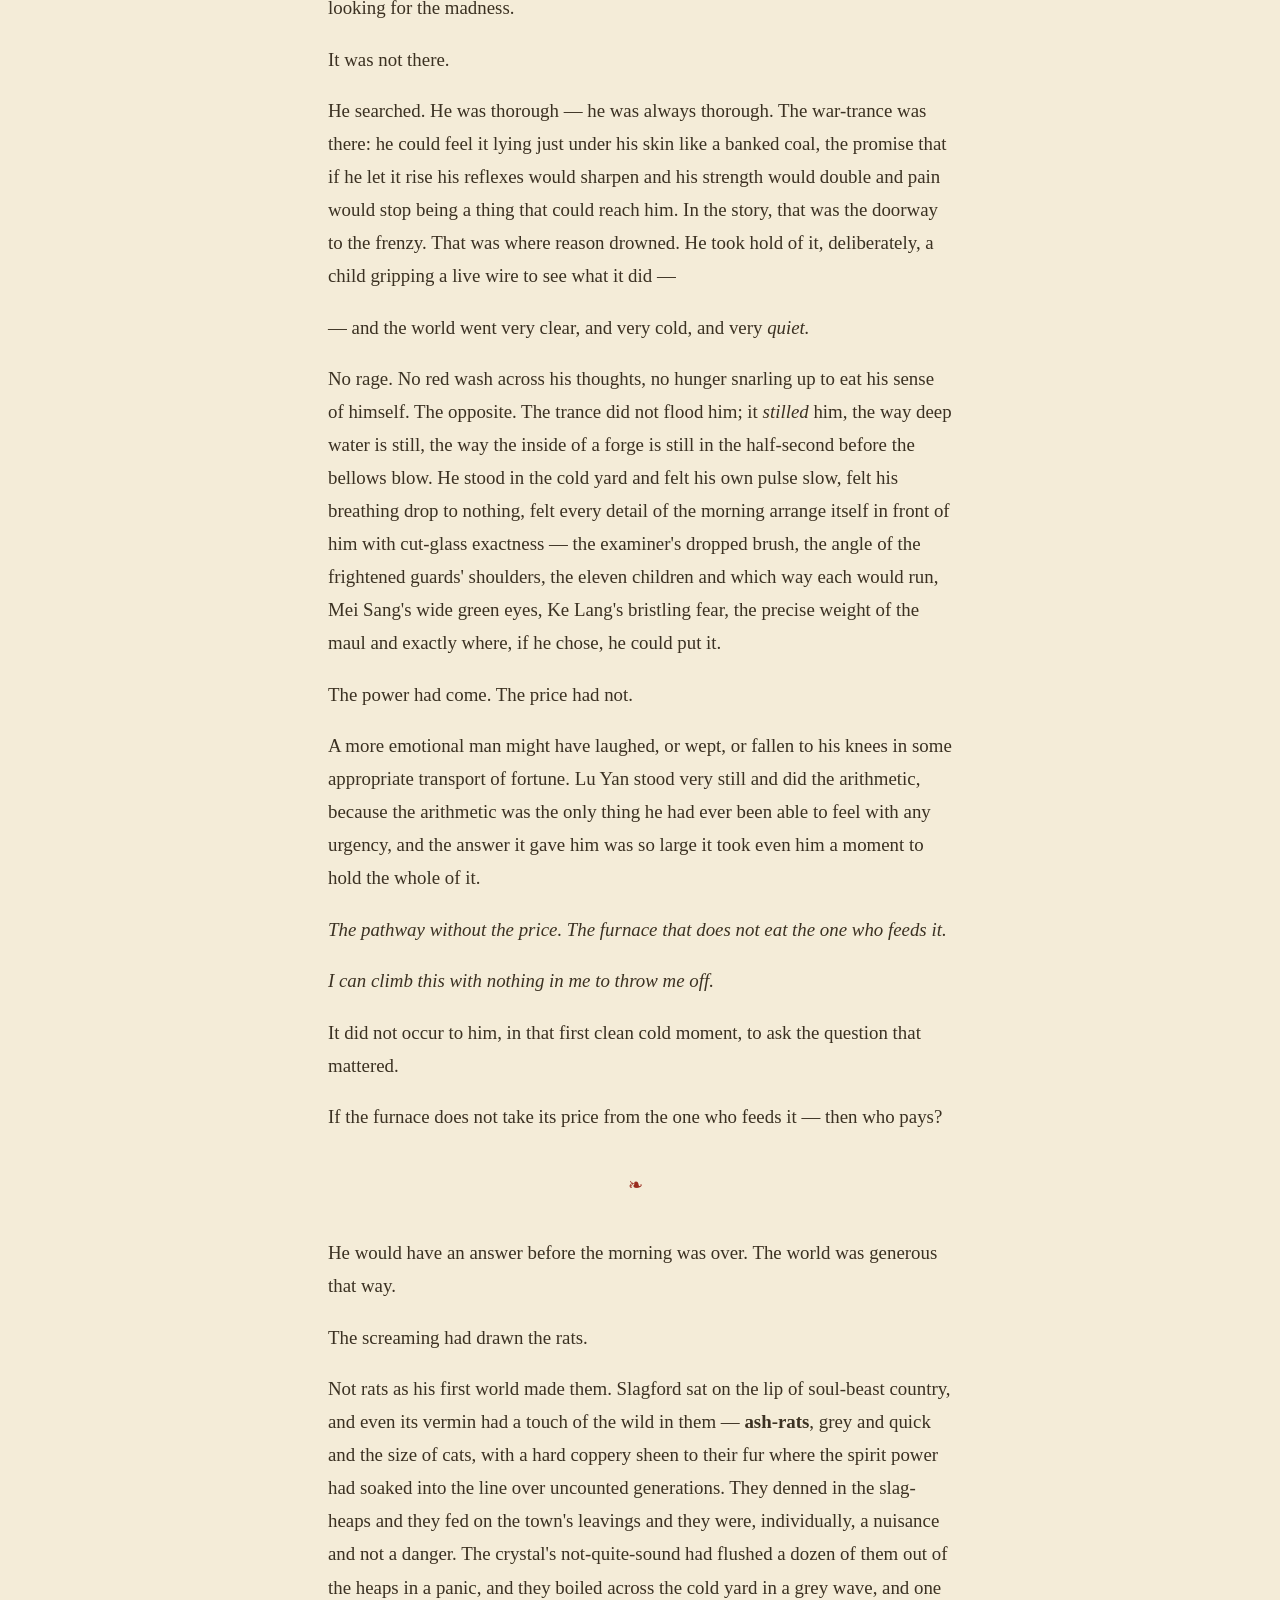
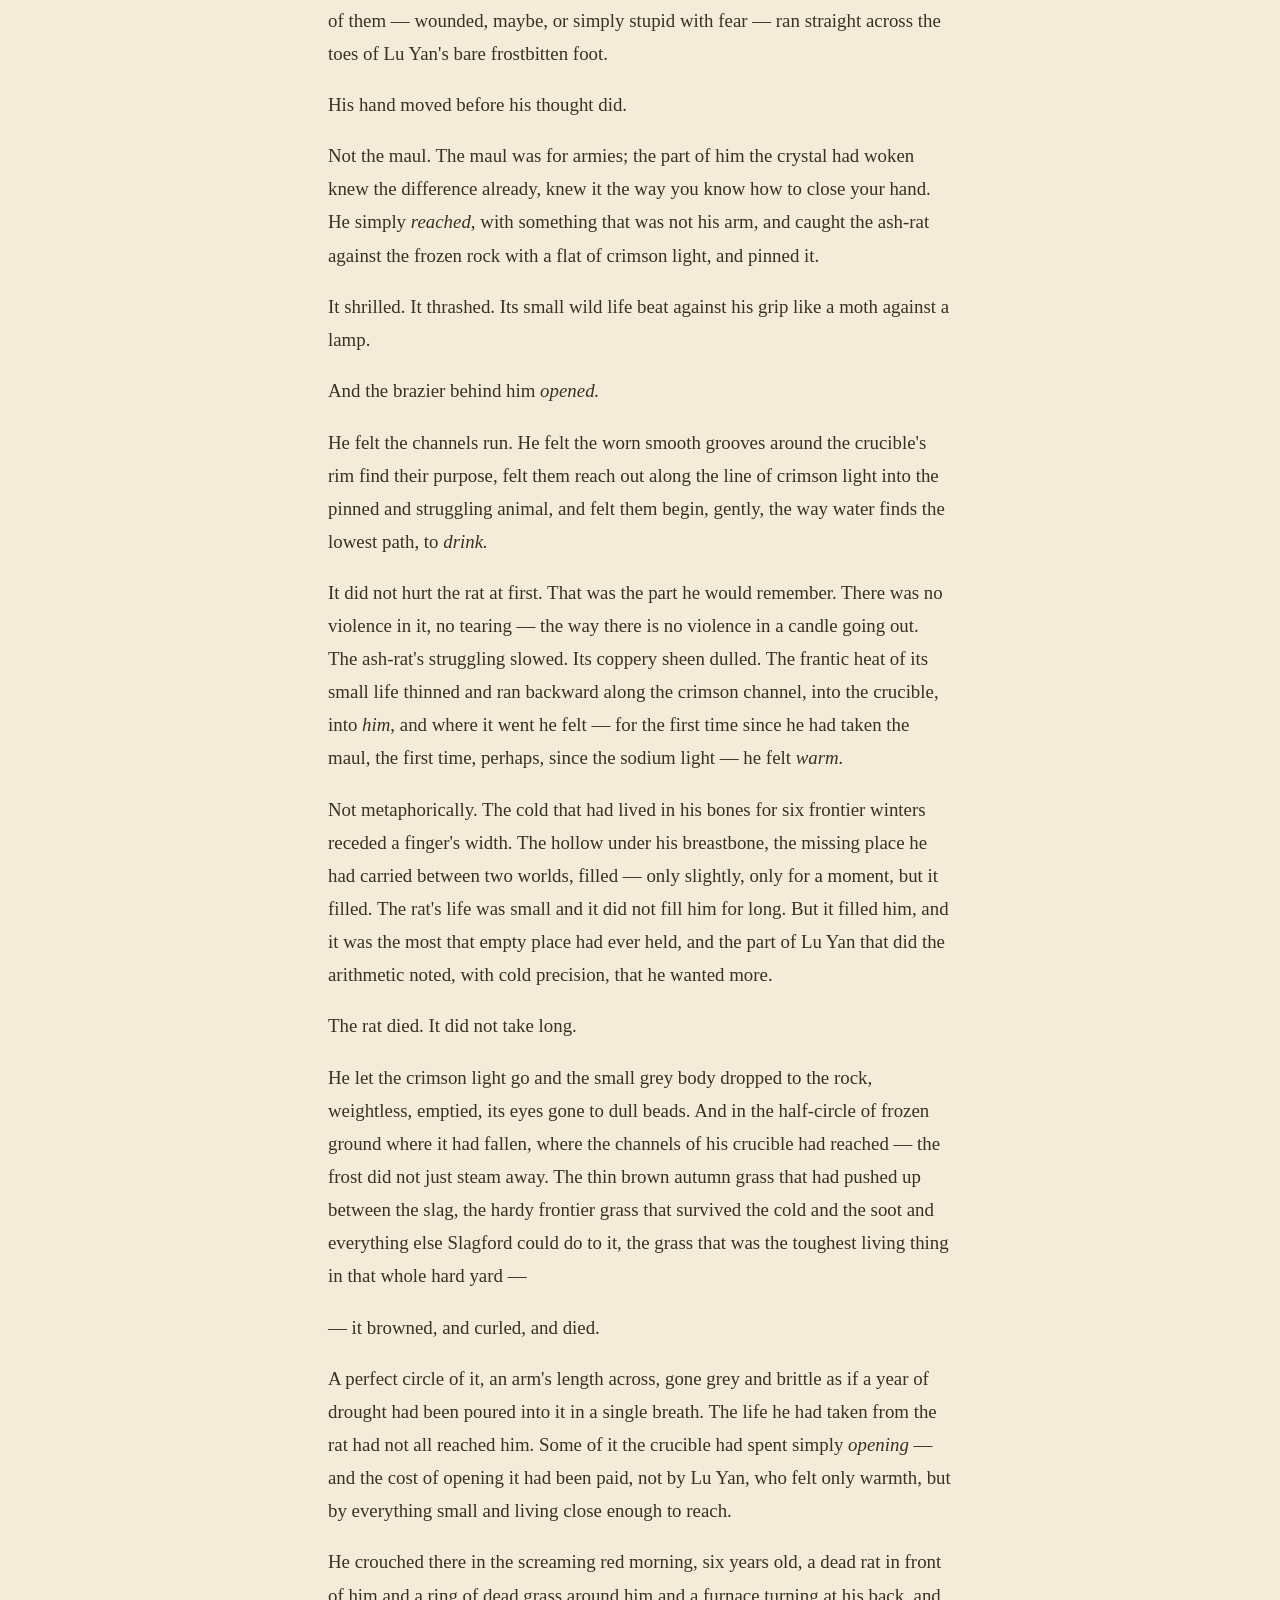
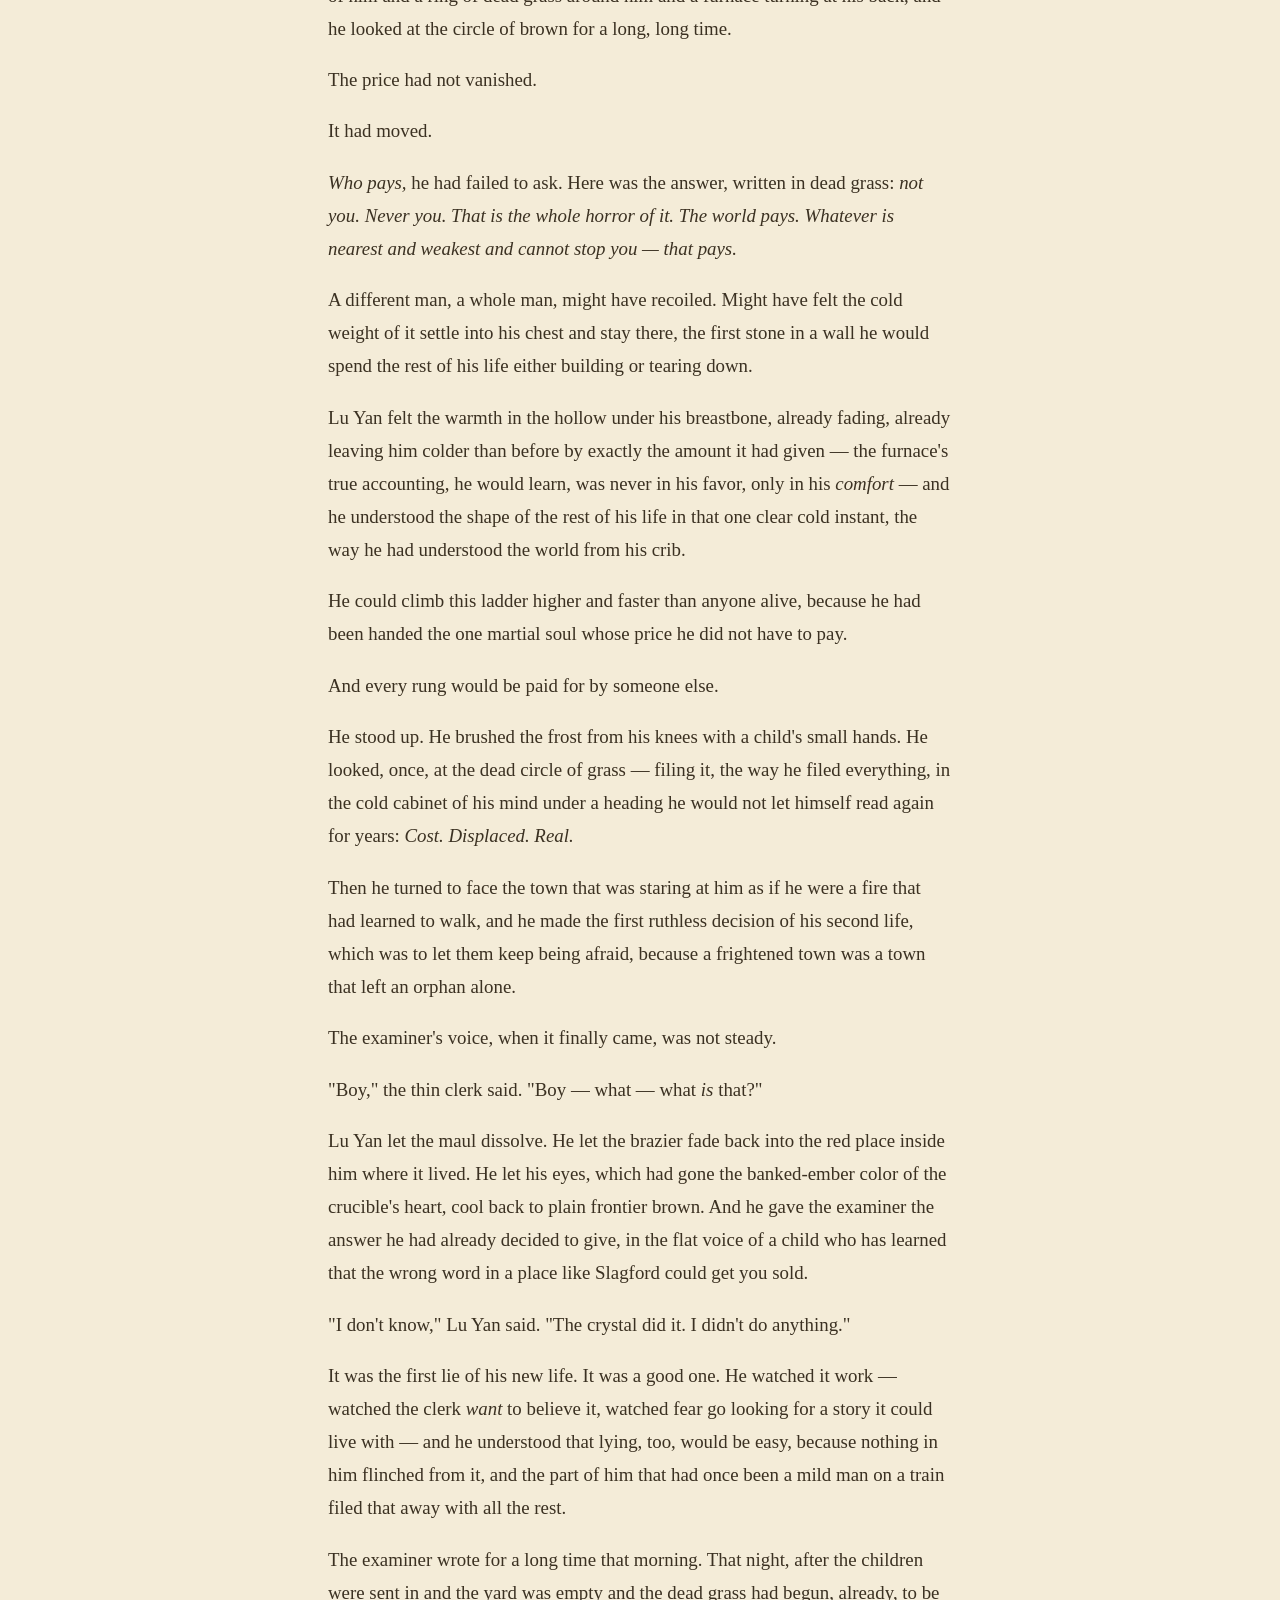
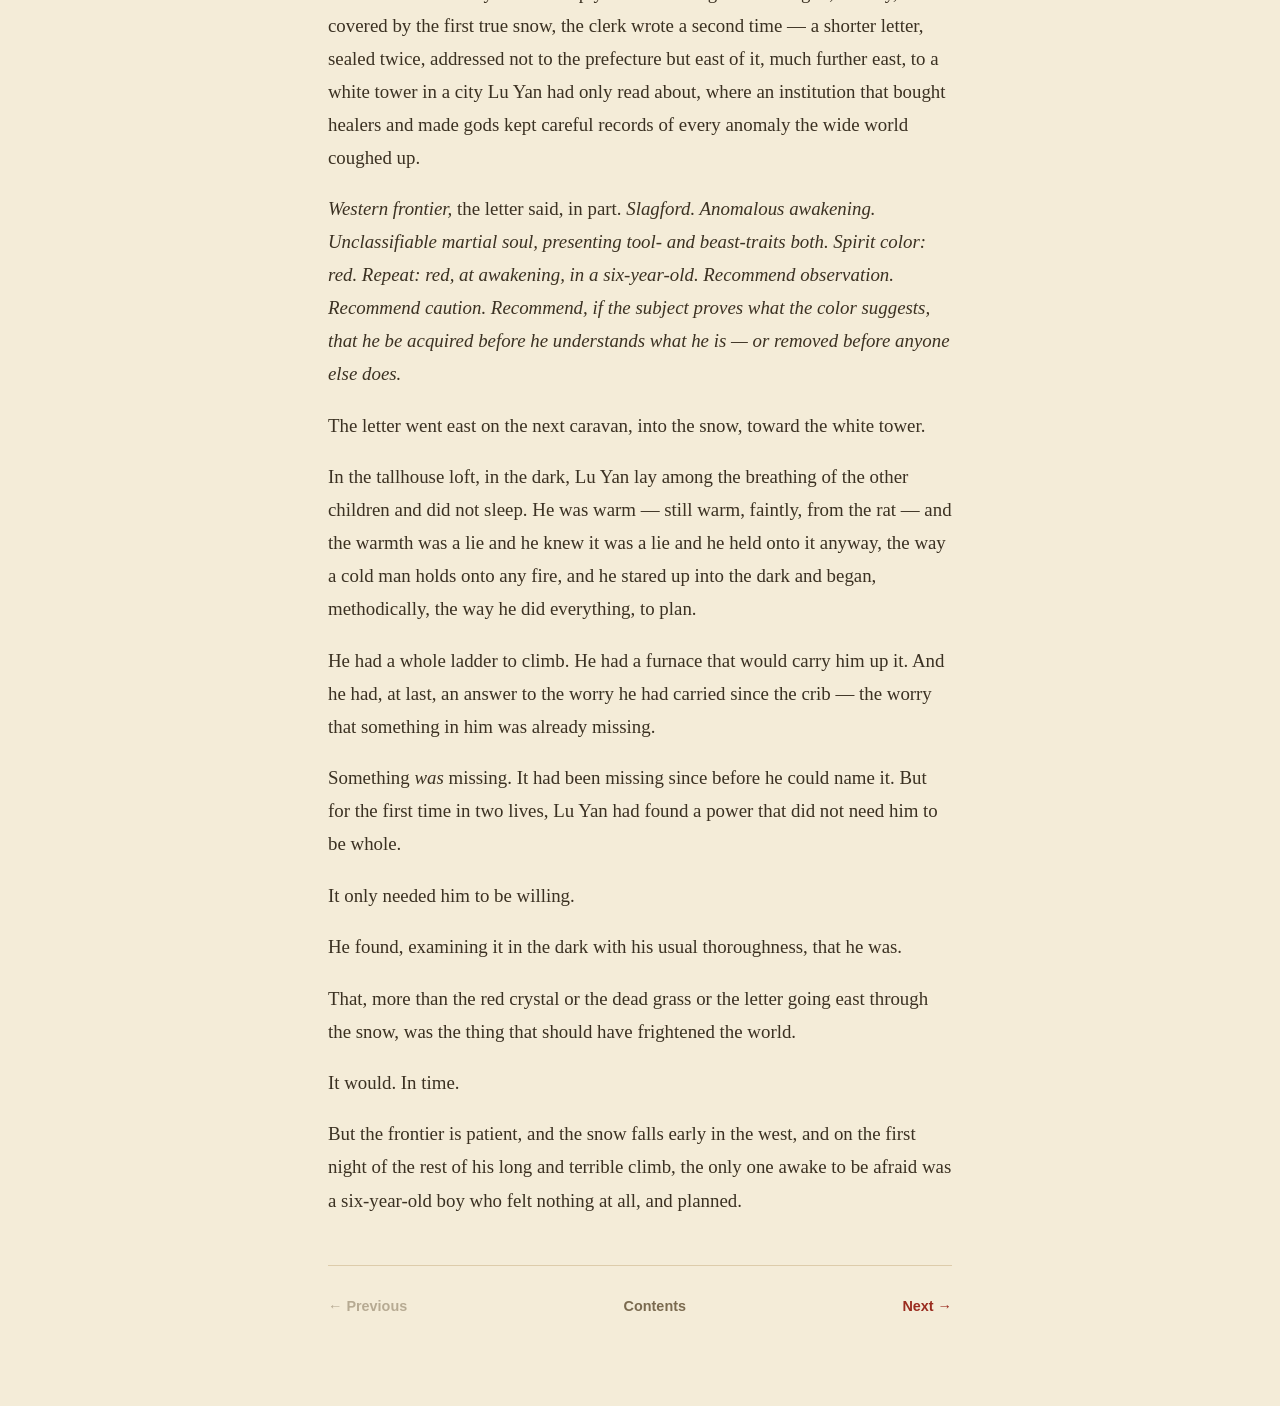
<file: docs/chapter-001.html>
<!DOCTYPE html>
<html lang="en" data-theme="sepia">
<head>
<meta charset="utf-8" />
<meta name="viewport" content="width=device-width, initial-scale=1" />
<title>Chapter 1 — The Cold Road — Crucible of the Crimson God</title>
<link rel="preconnect" href="https://fonts.googleapis.com" />
<link rel="stylesheet" href="assets/style.css" />

</head>
<body>
<div id="progress"><div id="progress-bar"></div></div>


<div class="toolbar">
  <a class="tb-btn home" href="index.html" title="Contents (Esc)">☰ Contents</a>
  <div class="tb-spacer"></div>
  <button class="tb-btn" data-action="font-dec" title="Smaller text">A−</button>
  <button class="tb-btn" data-action="font-inc" title="Larger text">A+</button>
  <button class="tb-btn" data-action="theme" title="Toggle theme (T)">◑ Theme</button>
</div>

<article class="chapter" data-prev="" data-next="chapter-002.html">
  <header class="ch-head">
    <p class="ch-counter">Chapter 1 of 5</p>
    <h1 class="ch-title">Chapter 1 — The Cold Road</h1>
    <p class="ch-meta">Lu Yan, age 6 · Spirit Apprentice (rank 0, pre-awakening → awakening) · 0 rings · POV: Lu Yan · Slagford, western frontier of the Star Luo Empire</p>
  </header>
  <div class="ch-body">
    <hr class="scene-break" />
<p>Chen Mo died the way most people do — without ceremony, in the wrong place, over nothing.</p>
<p>There had been ice on the overpass and a delivery he could have refused. There had been the particular orange of sodium streetlights on wet asphalt, a color he had seen ten thousand nights and never once thought of as the last thing he would see. There had been a horn, very loud and very brief. Then there had been a long quiet that was not sleep, because in sleep some part of you keeps watch, and in this quiet nothing watched at all.</p>
<p>He had read enough stories to know what was supposed to happen next. A voice. A system panel glowing in the dark. A god with an apology and a contract. He waited for it with the mild, detached curiosity that had been his defining trait in life — the temperament of a man who read about other people's adventures because he had never been able to feel his own with any urgency.</p>
<p>Nothing came. The quiet simply thinned, the way fog thins, until it was warmth instead of cold, and pressure instead of weightlessness, and then a scream that he eventually understood was his own.</p>
<p>That was the cruelty of it, and the mercy. No tutorial. No second chances dangled and withdrawn. Just the slow, undignified, total work of being born again into a body that could not yet hold its own head up, in a world where the sky was the wrong color at dusk — too red, banked like a forge left to cool.</p>
<p>He had time, lying in that first crib of dried grass and rough wool, to think about what he had lost. He found, examining it carefully, that he had lost very little. A small apartment. A job moving boxes from one shelf to another. A handful of people who would be sad in proportion to how often they had remembered he existed, which was not often. He turned the grief over in his hands like a stone, looking for the sharp edge that should have cut him, and could not find one.</p>
<p><em>That should worry me,</em> he thought, in the wordless soup of an infant's mind. <em>A man who can lose his whole life and feel only mild interest is a man with something already missing.</em></p>
<p>He filed the worry away. He would have years to examine it. As it turned out, he would spend most of his life pretending he never had.</p>
<hr class="scene-break" />
<p>They named him Lu Yan.</p>
<p>The <em>Lu</em> was his mother's, the only thing she gave him before the coughing sickness took her in his second winter — a frontier surname, plain as dirt, meaning nothing grander than <em>land</em>. The <em>Yan</em> was the midwife's small joke, or maybe her small prayer: <em>flame</em>, for a baby born blue and silent who should have died and then, without warning, opened his mouth and howled hot enough to fog the cold air. The old women said a child who fought that hard to breathe would either burn bright or burn out. They said it the way frontier people say everything — as a coin-toss, not a blessing.</p>
<p>Slagford was not a place that produced blessings.</p>
<p>It crouched at the western hem of the Star Luo Empire where the maps stopped being confident and started using words like <em>approximately</em>. A smelting town, a caravan stop, a scab of stone and slag-heap built where two bad roads met and neither one went anywhere good. To the east, eventually, were the heartlands and the cities and the great Academies he knew only as names from a book he had read in another life. To the west was the Ashwood, and past the Ashwood the wildlands, and in the wildlands the soul beasts that everyone in Slagford fed their dead to and their living, when the tithe came due.</p>
<p>By the time he was old enough to walk the slag-paths without falling, Lu Yan understood three things about his second world with the cold completeness of a man who had read its instruction manual and now lived inside the machine.</p>
<p>The first was that this was the Douluo Continent, and he knew its rules. Martial souls. Spirit rings torn from the corpses of beasts. The long ladder of ranks that turned a gutter child into a god if the child climbed hard enough and the ladder did not throw him off. He knew the shape of it the way you know a song you have not heard in years — not every word, but the melody, and where the dangerous notes were.</p>
<p>The second was that knowing the rules was almost worthless if you were starving. Knowledge was a lever, and a lever needed a place to stand. He had no place to stand. He had a dead mother, a dead father he had never met, a charity cot in the back of the tallhouse where the town's one registered soul master let orphans sleep in exchange for sweeping, and a body that had to grow up one slow, vulnerable year at a time before it could carry any of the things he knew how to do.</p>
<p>The third thing he understood was the one he tried hardest not to.</p>
<p>He did not feel things the way the others did.</p>
<p>He watched the other orphans love and hate and fear with a kind of anthropological patience, taking notes. When Mei Sang cried because the cold had killed the sparrow she'd been keeping warm in her sleeve, he watched the way her whole small body folded around the grief, the way it owned her, and he could name every part of it and feel none of it. When Ke Lang, older and meaner, broke a younger boy's finger to take his bread, Lu Yan felt no anger — only a clean, quick calculation: <em>Ke Lang is strong, undisciplined, and afraid of the dark. Useful, eventually. Not now.</em></p>
<p>He had been a mild man in his first life. He had thought the mildness was peace. Lying awake in the tallhouse loft, listening to the other children breathe, he began to suspect it had been the same missing thing all along, and that whatever was broken in him had followed him across the gap between worlds, into a place where the broken parts of a person were not punished but <em>rewarded</em>.</p>
<p>He was almost right.</p>
<p>He was wrong about which direction the brokenness ran.</p>
<hr class="scene-break" />
<p>The awakening came in the autumn of his sixth year, on the morning the frost first held past noon.</p>
<p>Every child in the Empire was tested at six — that much was law, even out here where the law arrived late and tired. Twice a year a name came down from the tallhouse and the children gathered in the cold yard behind it, where the slag had been cleared to bare rock and a single basin of grey crystal sat on an iron tripod, older than the town, hauled west generations ago and never moved since. The <strong>Spirit-Awakening Crystal</strong>. Cheap, by the standards of the heartlands. Out here it was the most valuable object for two hundred li, and it was guarded by an old man who had been told to guard it and a tally of debts no orphan could ever repay.</p>
<p>Lu Yan stood in line with eleven other children and waited his turn with the stillness that had already started to make the adults uneasy.</p>
<p>Mei Sang was ahead of him, hands knotted in her sleeves, breath ghosting fast. When the crystal lit for her it lit soft — a low green, the green of new leaves and damp moss, and a faint coil of pale grass-mist rose from her palms and smelled, absurdly, of summer. A <strong>healing soul.</strong> The examiner, a thin clerk sent up from the prefecture for the season, made a small approving note. <em>Mistgrass</em>, he said. <em>Rank two. Modest. Useful. Spirit Hall buys healers.</em> Mei Sang's face did something complicated and frightened at the word <em>buys</em>. Lu Yan filed that too.</p>
<p>Ke Lang's crystal lit a dull, angry orange, and his martial soul came up his arm as a coat of coarse grey bristles, a beast-soul, some kind of boar. Rank three. The examiner's note was longer. Frontier soldiers came from boys like that.</p>
<p>Then it was Lu Yan's turn, and the morning, as it turned out, ended.</p>
<p>He put his hand to the crystal because that was what you did. He had spent six years preparing for this moment in the cold theater of his own skull, rehearsing indifference, planning for any of a hundred ordinary outcomes. A beast-soul he could hide. A tool-soul he could use. A weak rank he could conceal and a strong rank he could conceal harder, because in a place like Slagford a strong rank did not mean opportunity, it meant you became the tithe instead of paying it.</p>
<p>He had not planned for the crystal to scream.</p>
<p>That was the only word for the sound it made — a high, splitting note that was not quite sound, that he felt in his teeth and the wet of his eyes. The grey crystal flushed. Not green, not orange, not the white or gold or pale violet of the prefecture clerk's neat chart of ranks. It went <em>red</em>. A deep, arterial, furnace red that climbed from the crystal's heart and filled it like a struck vein filling a cup, until the old stone basin glowed like a coal and the frost on the iron tripod hissed away to steam.</p>
<p>And behind Lu Yan, rising out of nothing in the cold yard, something built itself in the air.</p>
<p>He felt it before he turned to look — felt it the way you feel someone step up close behind you in the dark. A weight. A heat that did not warm. When he turned his head, slow, deliberate, refusing on principle to flinch, he saw it taking shape out of the red light: a thing of black iron and molten seams, broad as a millstone and taller than a man, a great squat <strong>brazier</strong> or altar or forge-mouth, its interior churning with a light that was not fire and behaved like fire and was, he would later understand, neither. Around its rim were channels worn smooth, the way stone is worn smooth by a thousand years of the same liquid running the same path. It hung in the air a handspan above the frozen rock and turned, very slowly, as if to look at the assembled town with no face at all.</p>
<p>The examiner had come halfway out of his chair. His brush had fallen. His mouth was open on no word.</p>
<p>And into Lu Yan's right hand, unbidden, settled a weight.</p>
<p>A weapon. A war-maul — a great two-handed thing of the same black iron, its head a rough block of what looked like cooling slag, veined with the same dull red, far too heavy for the arm of a six-year-old to lift and lifting anyway, light as a willow switch, because the strength to hold it did not come from his arm. It came from the brazier. It came from the part of him the crystal had just dragged up into the light, the part he had carried across the gap between two deaths and never named.</p>
<p>He knew this thing.</p>
<p>That was the worst of it, standing in the screaming red light with a god's hammer in a child's fist. He <em>knew</em> it. Not from this world — there was nothing like it in any chart in any prefecture, the examiner's stricken face said as much — but from the other one. From a book he had read on a train, on a couch, in a life that had ended under a sodium light. A pathway of power he had followed page by page in a story about a different world entirely: the <strong>Red Priest.</strong> War and fire and plunder and the long red road of sacrifice. The crucible that took what you fed it and gave back strength, and took, for its strength, a price in the only currency that ever mattered — your own mind, your own self, fed slowly into the furnace until the warrior was gone and only the war was left.</p>
<p>That was the pathway. That was its drawback, written in every line of the story he had loved: <em>you will become a monster.</em> Power without a leash, that ate the hand that fed it.</p>
<p>Lu Yan stood in the cold yard with the brazier turning at his back and the maul warm in his fist and the whole town frozen around him in fear, and he reached inward, carefully, the way you reach into a drawer you know has a knife in it, looking for the madness.</p>
<p>It was not there.</p>
<p>He searched. He was thorough — he was always thorough. The war-trance was there: he could feel it lying just under his skin like a banked coal, the promise that if he let it rise his reflexes would sharpen and his strength would double and pain would stop being a thing that could reach him. In the story, that was the doorway to the frenzy. That was where reason drowned. He took hold of it, deliberately, a child gripping a live wire to see what it did —</p>
<p>— and the world went very clear, and very cold, and very <em>quiet.</em></p>
<p>No rage. No red wash across his thoughts, no hunger snarling up to eat his sense of himself. The opposite. The trance did not flood him; it <em>stilled</em> him, the way deep water is still, the way the inside of a forge is still in the half-second before the bellows blow. He stood in the cold yard and felt his own pulse slow, felt his breathing drop to nothing, felt every detail of the morning arrange itself in front of him with cut-glass exactness — the examiner's dropped brush, the angle of the frightened guards' shoulders, the eleven children and which way each would run, Mei Sang's wide green eyes, Ke Lang's bristling fear, the precise weight of the maul and exactly where, if he chose, he could put it.</p>
<p>The power had come. The price had not.</p>
<p>A more emotional man might have laughed, or wept, or fallen to his knees in some appropriate transport of fortune. Lu Yan stood very still and did the arithmetic, because the arithmetic was the only thing he had ever been able to feel with any urgency, and the answer it gave him was so large it took even him a moment to hold the whole of it.</p>
<p><em>The pathway without the price. The furnace that does not eat the one who feeds it.</em></p>
<p><em>I can climb this with nothing in me to throw me off.</em></p>
<p>It did not occur to him, in that first clean cold moment, to ask the question that mattered.</p>
<p>If the furnace does not take its price from the one who feeds it — then who pays?</p>
<hr class="scene-break" />
<p>He would have an answer before the morning was over. The world was generous that way.</p>
<p>The screaming had drawn the rats.</p>
<p>Not rats as his first world made them. Slagford sat on the lip of soul-beast country, and even its vermin had a touch of the wild in them — <strong>ash-rats</strong>, grey and quick and the size of cats, with a hard coppery sheen to their fur where the spirit power had soaked into the line over uncounted generations. They denned in the slag-heaps and they fed on the town's leavings and they were, individually, a nuisance and not a danger. The crystal's not-quite-sound had flushed a dozen of them out of the heaps in a panic, and they boiled across the cold yard in a grey wave, and one of them — wounded, maybe, or simply stupid with fear — ran straight across the toes of Lu Yan's bare frostbitten foot.</p>
<p>His hand moved before his thought did.</p>
<p>Not the maul. The maul was for armies; the part of him the crystal had woken knew the difference already, knew it the way you know how to close your hand. He simply <em>reached</em>, with something that was not his arm, and caught the ash-rat against the frozen rock with a flat of crimson light, and pinned it.</p>
<p>It shrilled. It thrashed. Its small wild life beat against his grip like a moth against a lamp.</p>
<p>And the brazier behind him <em>opened.</em></p>
<p>He felt the channels run. He felt the worn smooth grooves around the crucible's rim find their purpose, felt them reach out along the line of crimson light into the pinned and struggling animal, and felt them begin, gently, the way water finds the lowest path, to <em>drink.</em></p>
<p>It did not hurt the rat at first. That was the part he would remember. There was no violence in it, no tearing — the way there is no violence in a candle going out. The ash-rat's struggling slowed. Its coppery sheen dulled. The frantic heat of its small life thinned and ran backward along the crimson channel, into the crucible, into <em>him</em>, and where it went he felt — for the first time since he had taken the maul, the first time, perhaps, since the sodium light — he felt <em>warm.</em></p>
<p>Not metaphorically. The cold that had lived in his bones for six frontier winters receded a finger's width. The hollow under his breastbone, the missing place he had carried between two worlds, filled — only slightly, only for a moment, but it filled. The rat's life was small and it did not fill him for long. But it filled him, and it was the most that empty place had ever held, and the part of Lu Yan that did the arithmetic noted, with cold precision, that he wanted more.</p>
<p>The rat died. It did not take long.</p>
<p>He let the crimson light go and the small grey body dropped to the rock, weightless, emptied, its eyes gone to dull beads. And in the half-circle of frozen ground where it had fallen, where the channels of his crucible had reached — the frost did not just steam away. The thin brown autumn grass that had pushed up between the slag, the hardy frontier grass that survived the cold and the soot and everything else Slagford could do to it, the grass that was the toughest living thing in that whole hard yard —</p>
<p>— it browned, and curled, and died.</p>
<p>A perfect circle of it, an arm's length across, gone grey and brittle as if a year of drought had been poured into it in a single breath. The life he had taken from the rat had not all reached him. Some of it the crucible had spent simply <em>opening</em> — and the cost of opening it had been paid, not by Lu Yan, who felt only warmth, but by everything small and living close enough to reach.</p>
<p>He crouched there in the screaming red morning, six years old, a dead rat in front of him and a ring of dead grass around him and a furnace turning at his back, and he looked at the circle of brown for a long, long time.</p>
<p>The price had not vanished.</p>
<p>It had moved.</p>
<p><em>Who pays,</em> he had failed to ask. Here was the answer, written in dead grass: <em>not you. Never you. That is the whole horror of it. The world pays. Whatever is nearest and weakest and cannot stop you — that pays.</em></p>
<p>A different man, a whole man, might have recoiled. Might have felt the cold weight of it settle into his chest and stay there, the first stone in a wall he would spend the rest of his life either building or tearing down.</p>
<p>Lu Yan felt the warmth in the hollow under his breastbone, already fading, already leaving him colder than before by exactly the amount it had given — the furnace's true accounting, he would learn, was never in his favor, only in his <em>comfort</em> — and he understood the shape of the rest of his life in that one clear cold instant, the way he had understood the world from his crib.</p>
<p>He could climb this ladder higher and faster than anyone alive, because he had been handed the one martial soul whose price he did not have to pay.</p>
<p>And every rung would be paid for by someone else.</p>
<p>He stood up. He brushed the frost from his knees with a child's small hands. He looked, once, at the dead circle of grass — filing it, the way he filed everything, in the cold cabinet of his mind under a heading he would not let himself read again for years: <em>Cost. Displaced. Real.</em></p>
<p>Then he turned to face the town that was staring at him as if he were a fire that had learned to walk, and he made the first ruthless decision of his second life, which was to let them keep being afraid, because a frightened town was a town that left an orphan alone.</p>
<p>The examiner's voice, when it finally came, was not steady.</p>
<p>"Boy," the thin clerk said. "Boy — what — what <em>is</em> that?"</p>
<p>Lu Yan let the maul dissolve. He let the brazier fade back into the red place inside him where it lived. He let his eyes, which had gone the banked-ember color of the crucible's heart, cool back to plain frontier brown. And he gave the examiner the answer he had already decided to give, in the flat voice of a child who has learned that the wrong word in a place like Slagford could get you sold.</p>
<p>"I don't know," Lu Yan said. "The crystal did it. I didn't do anything."</p>
<p>It was the first lie of his new life. It was a good one. He watched it work — watched the clerk <em>want</em> to believe it, watched fear go looking for a story it could live with — and he understood that lying, too, would be easy, because nothing in him flinched from it, and the part of him that had once been a mild man on a train filed that away with all the rest.</p>
<p>The examiner wrote for a long time that morning. That night, after the children were sent in and the yard was empty and the dead grass had begun, already, to be covered by the first true snow, the clerk wrote a second time — a shorter letter, sealed twice, addressed not to the prefecture but east of it, much further east, to a white tower in a city Lu Yan had only read about, where an institution that bought healers and made gods kept careful records of every anomaly the wide world coughed up.</p>
<p><em>Western frontier,</em> the letter said, in part. <em>Slagford. Anomalous awakening. Unclassifiable martial soul, presenting tool- and beast-traits both. Spirit color: red. Repeat: red, at awakening, in a six-year-old. Recommend observation. Recommend caution. Recommend, if the subject proves what the color suggests, that he be acquired before he understands what he is — or removed before anyone else does.</em></p>
<p>The letter went east on the next caravan, into the snow, toward the white tower.</p>
<p>In the tallhouse loft, in the dark, Lu Yan lay among the breathing of the other children and did not sleep. He was warm — still warm, faintly, from the rat — and the warmth was a lie and he knew it was a lie and he held onto it anyway, the way a cold man holds onto any fire, and he stared up into the dark and began, methodically, the way he did everything, to plan.</p>
<p>He had a whole ladder to climb. He had a furnace that would carry him up it. And he had, at last, an answer to the worry he had carried since the crib — the worry that something in him was already missing.</p>
<p>Something <em>was</em> missing. It had been missing since before he could name it. But for the first time in two lives, Lu Yan had found a power that did not need him to be whole.</p>
<p>It only needed him to be willing.</p>
<p>He found, examining it in the dark with his usual thoroughness, that he was.</p>
<p>That, more than the red crystal or the dead grass or the letter going east through the snow, was the thing that should have frightened the world.</p>
<p>It would. In time.</p>
<p>But the frontier is patient, and the snow falls early in the west, and on the first night of the rest of his long and terrible climb, the only one awake to be afraid was a six-year-old boy who felt nothing at all, and planned.</p>
  </div>
  <nav class="ch-nav">
    <span class="nav-prev disabled">← Previous</span>
    <a class="nav-home" href="index.html">Contents</a>
    <a class="nav-next" href="chapter-002.html" data-key="next">Next →</a>
  </nav>
</article>

<script src="assets/reader.js"></script>
</body>
</html>
</file>
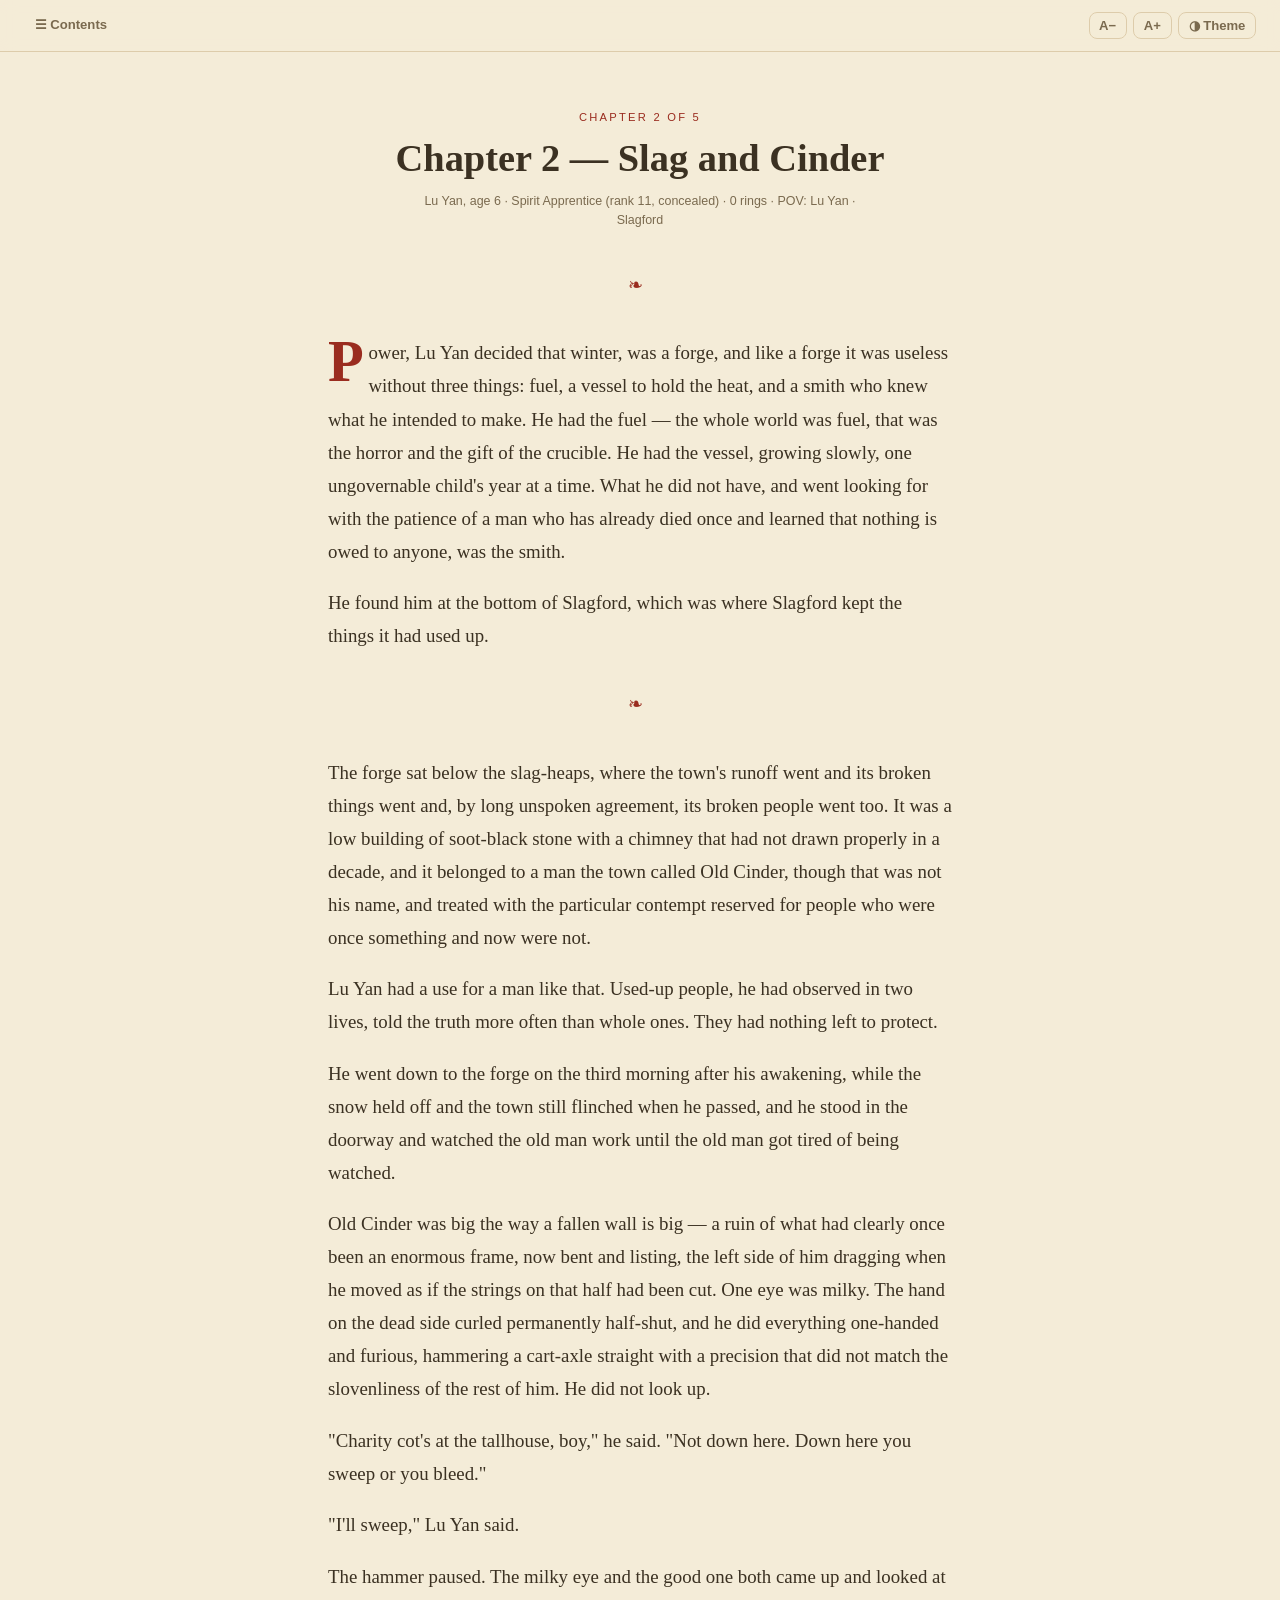
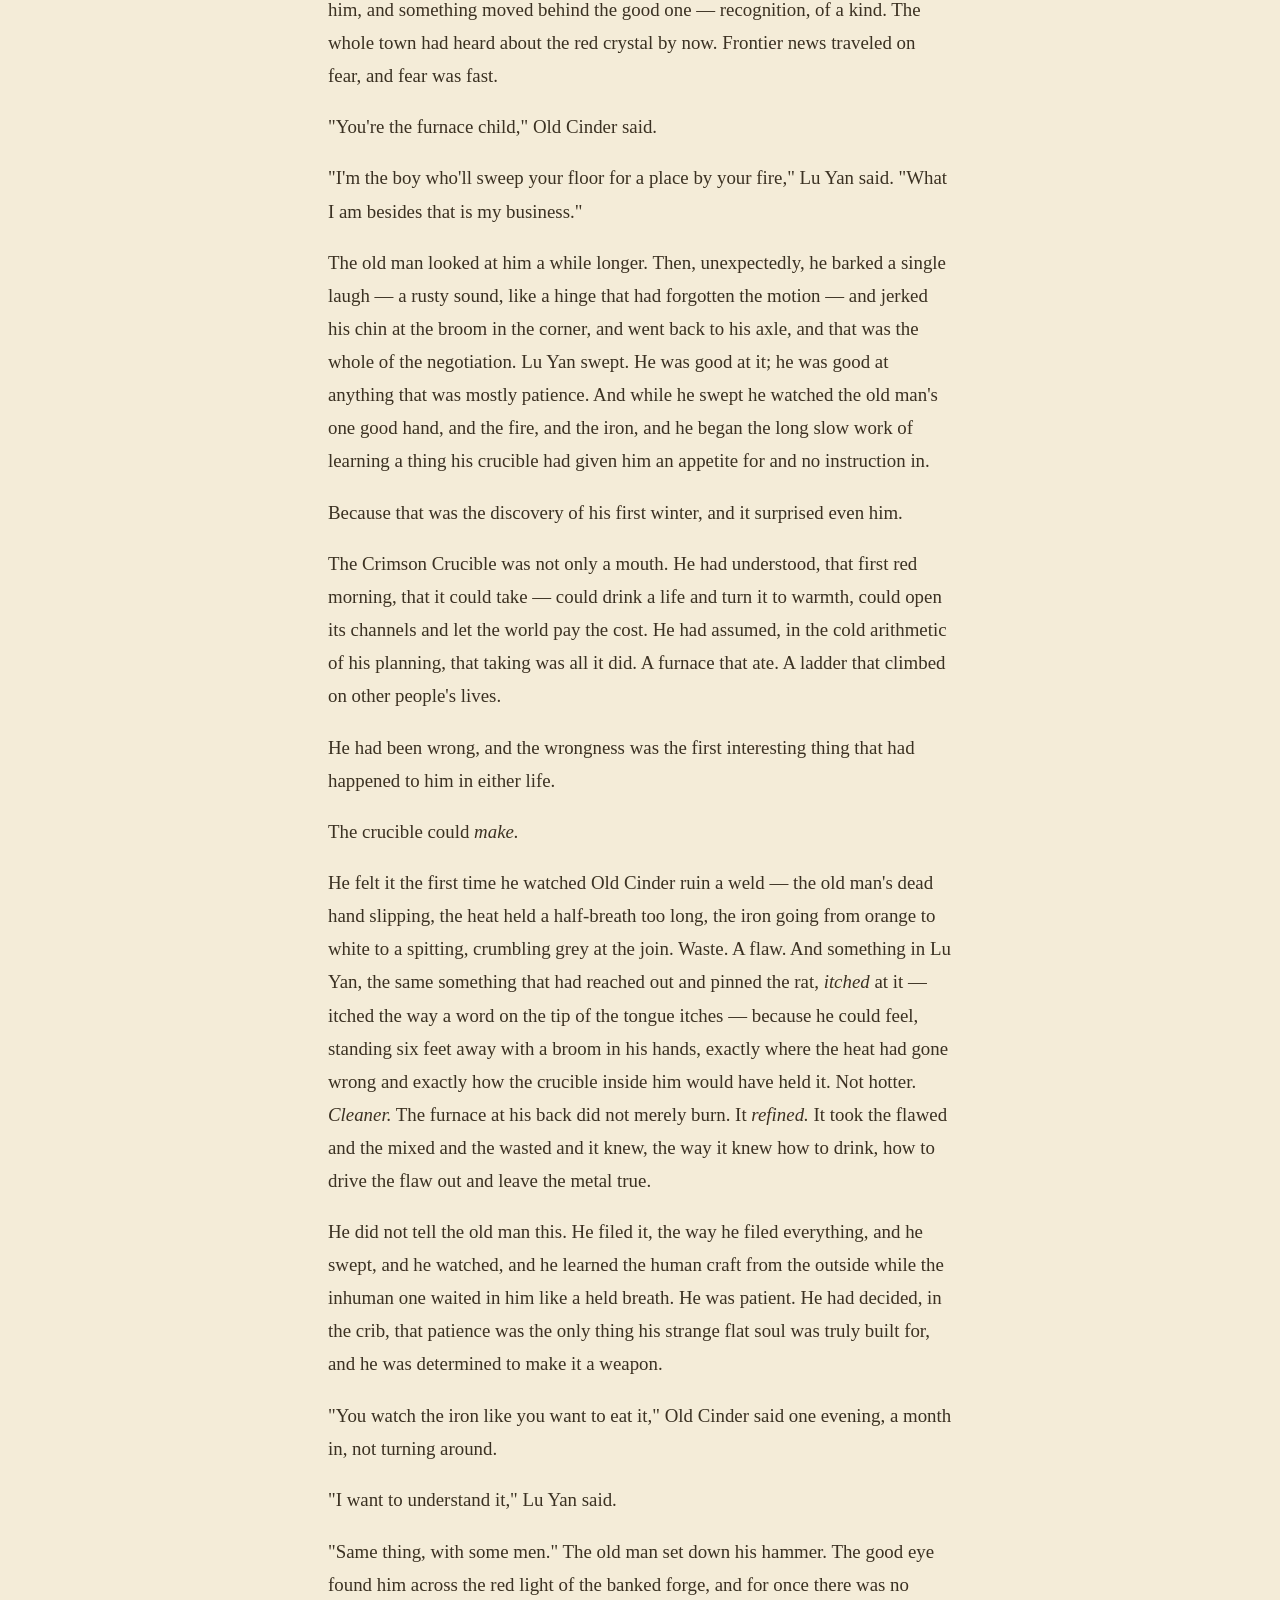
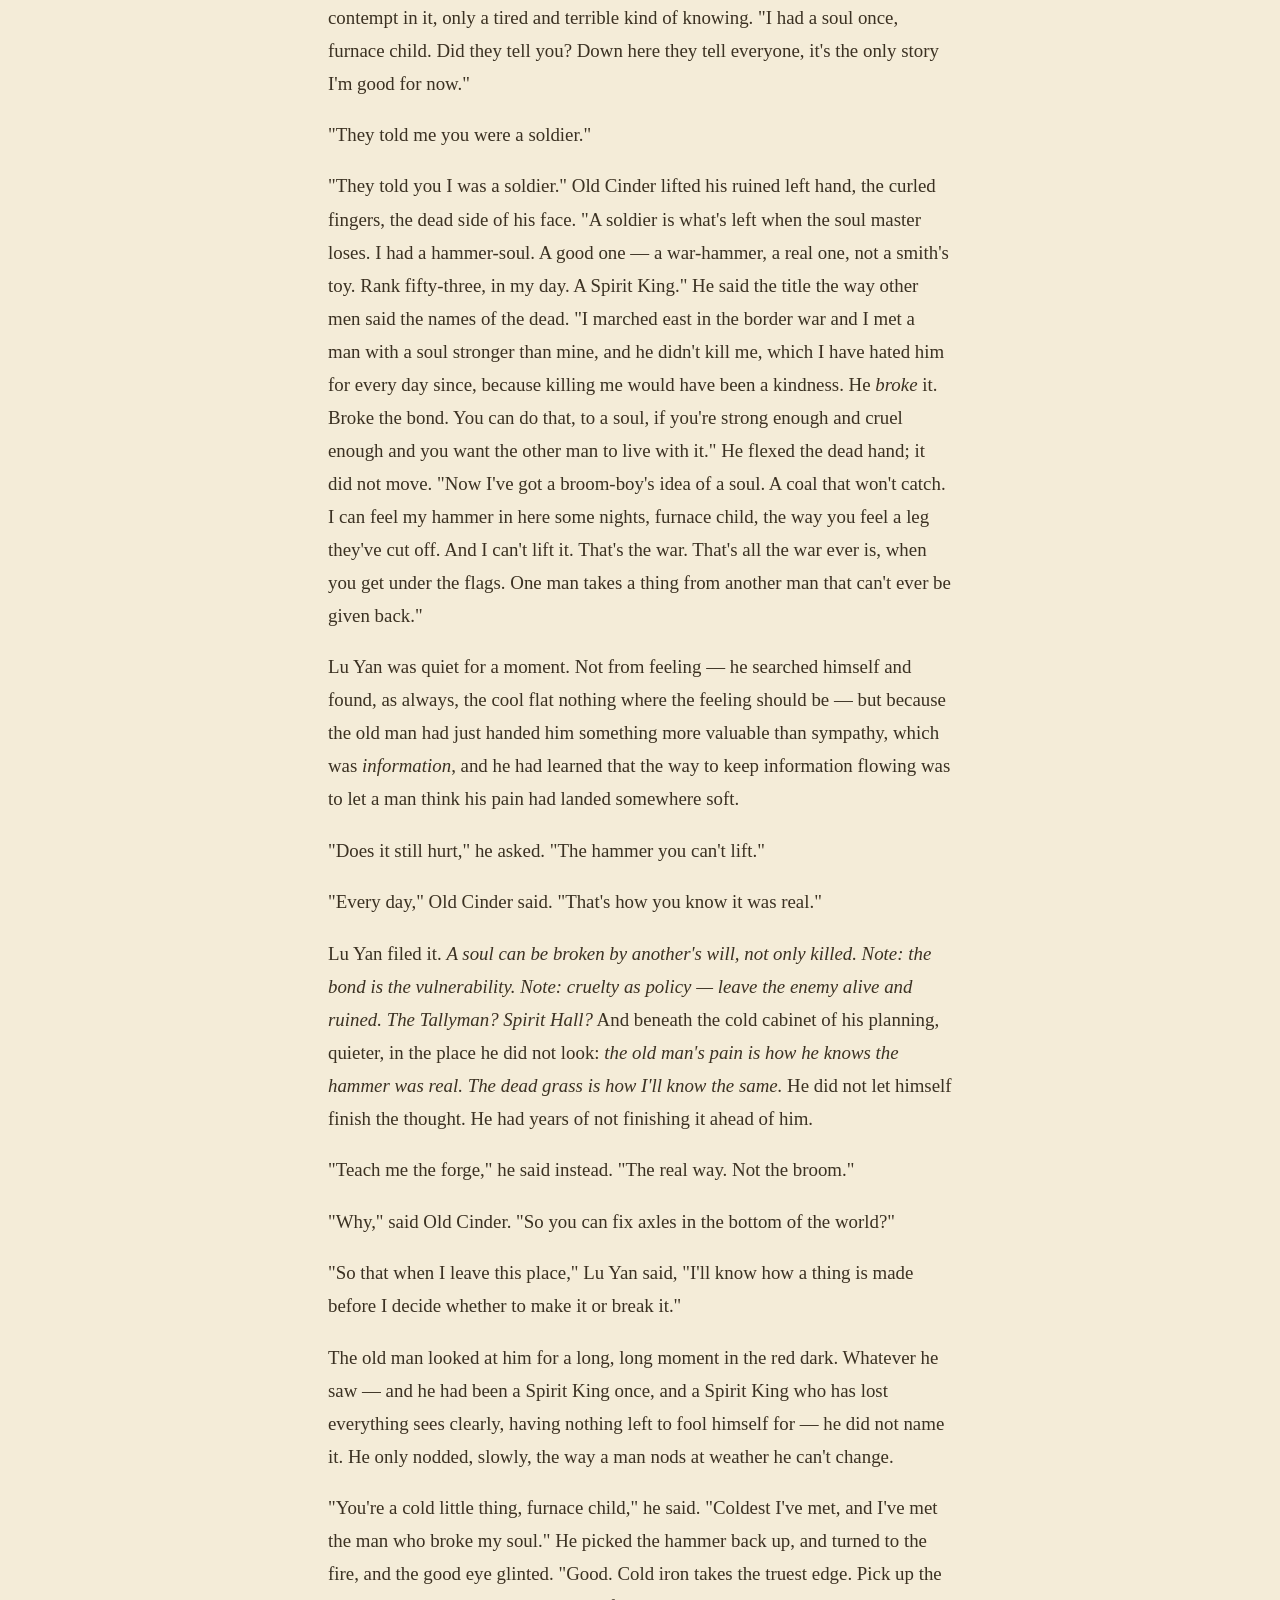
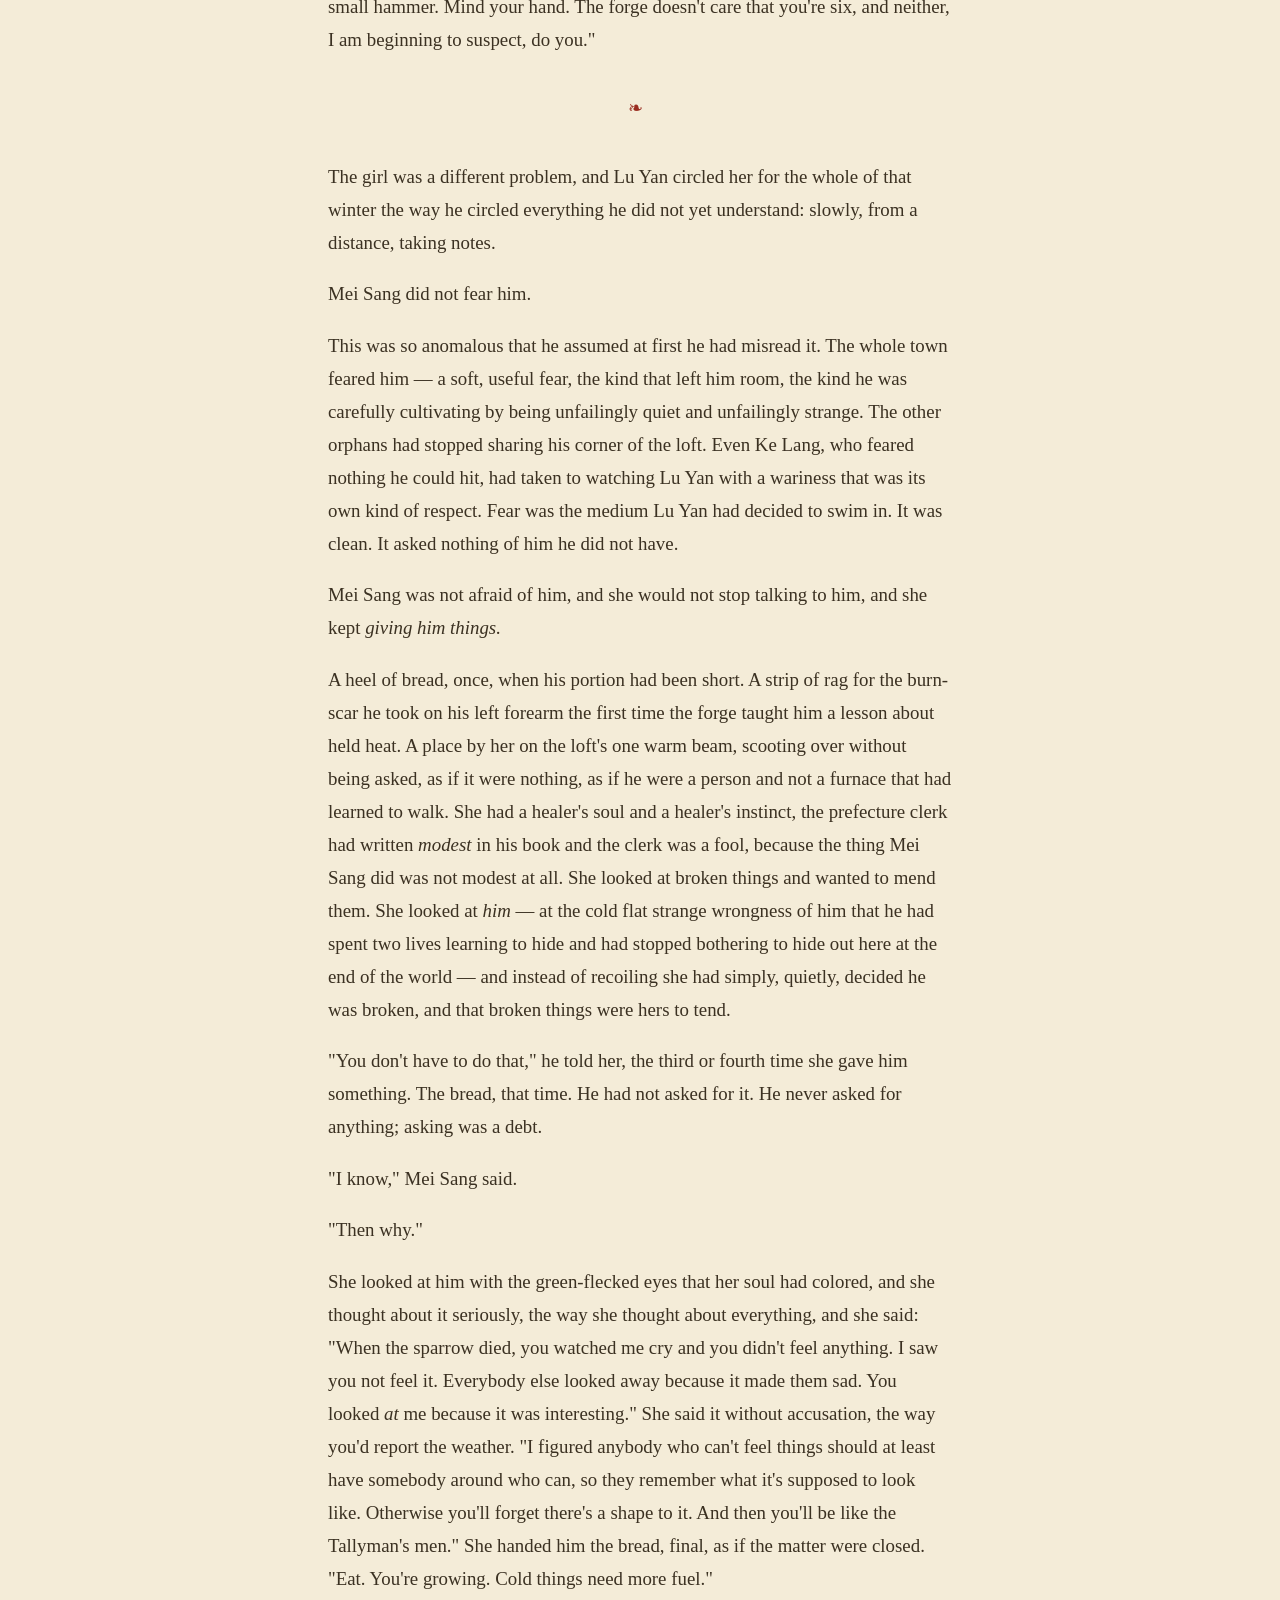
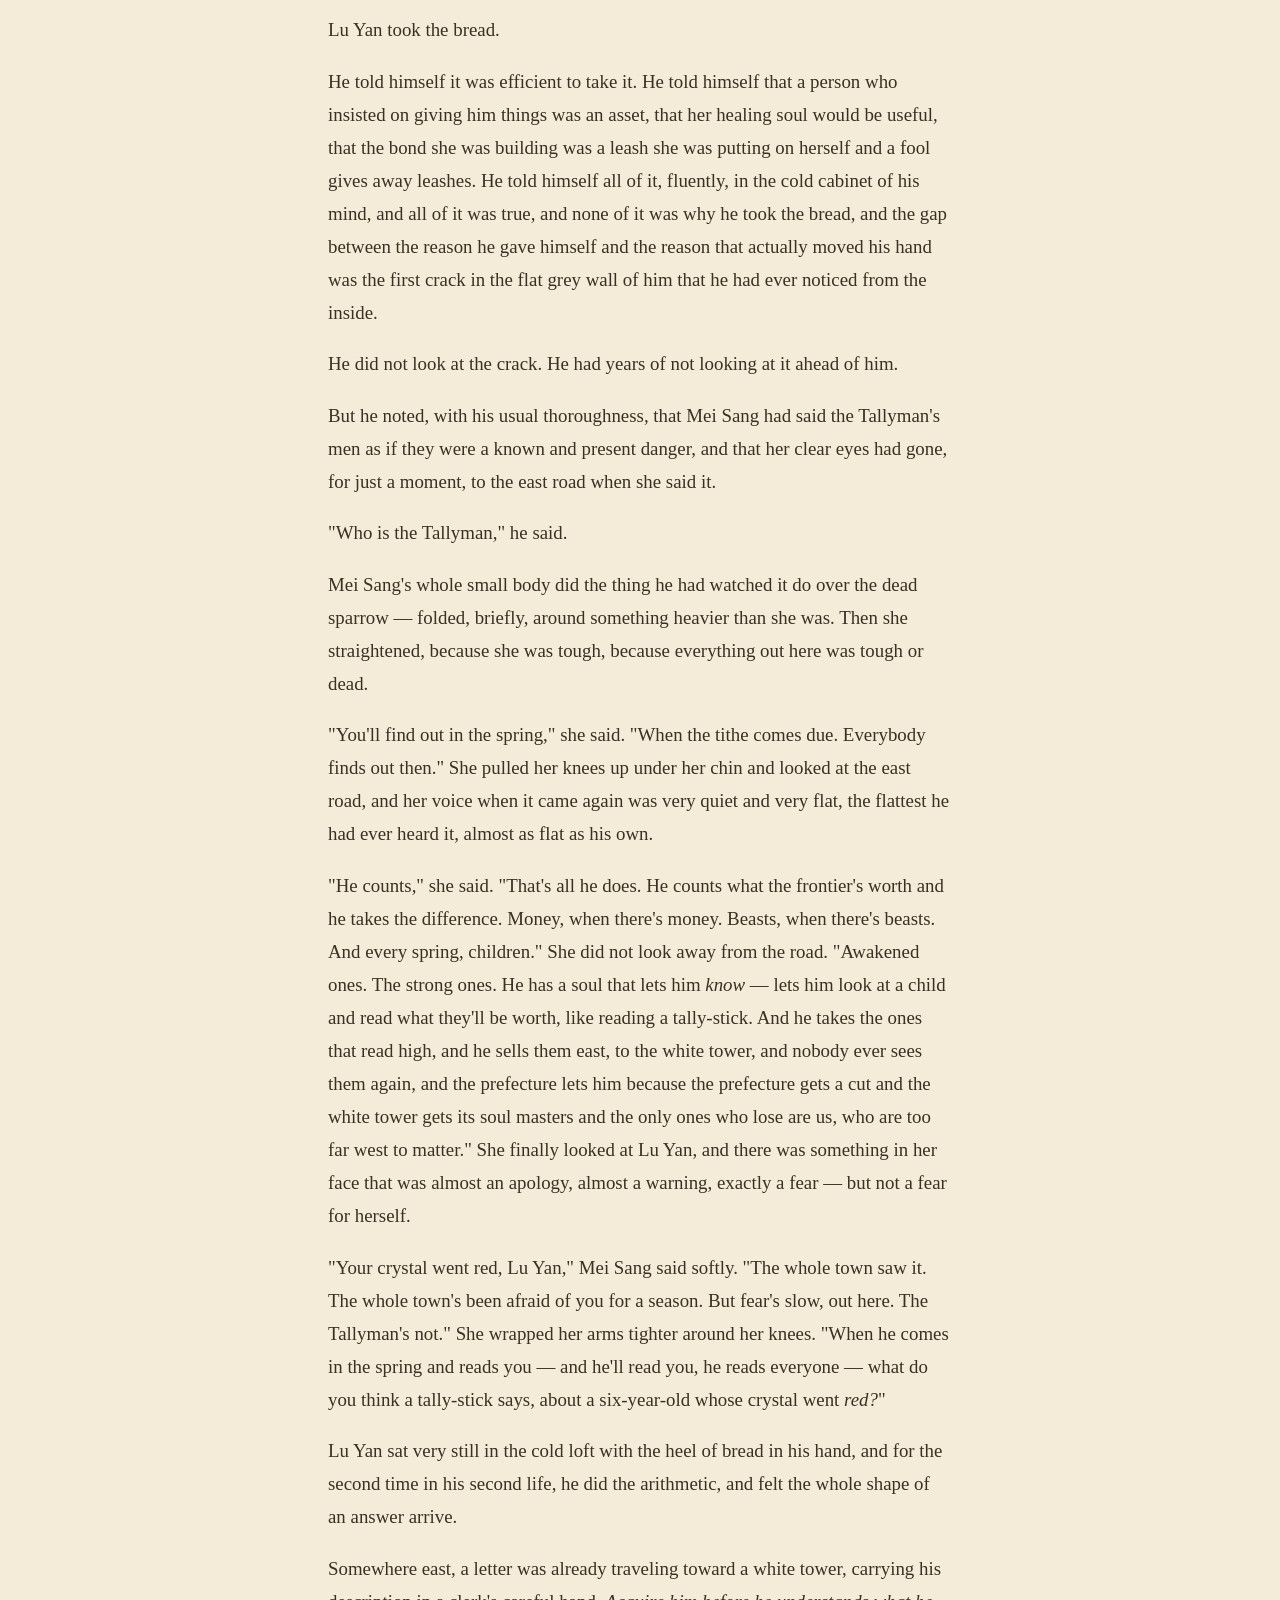
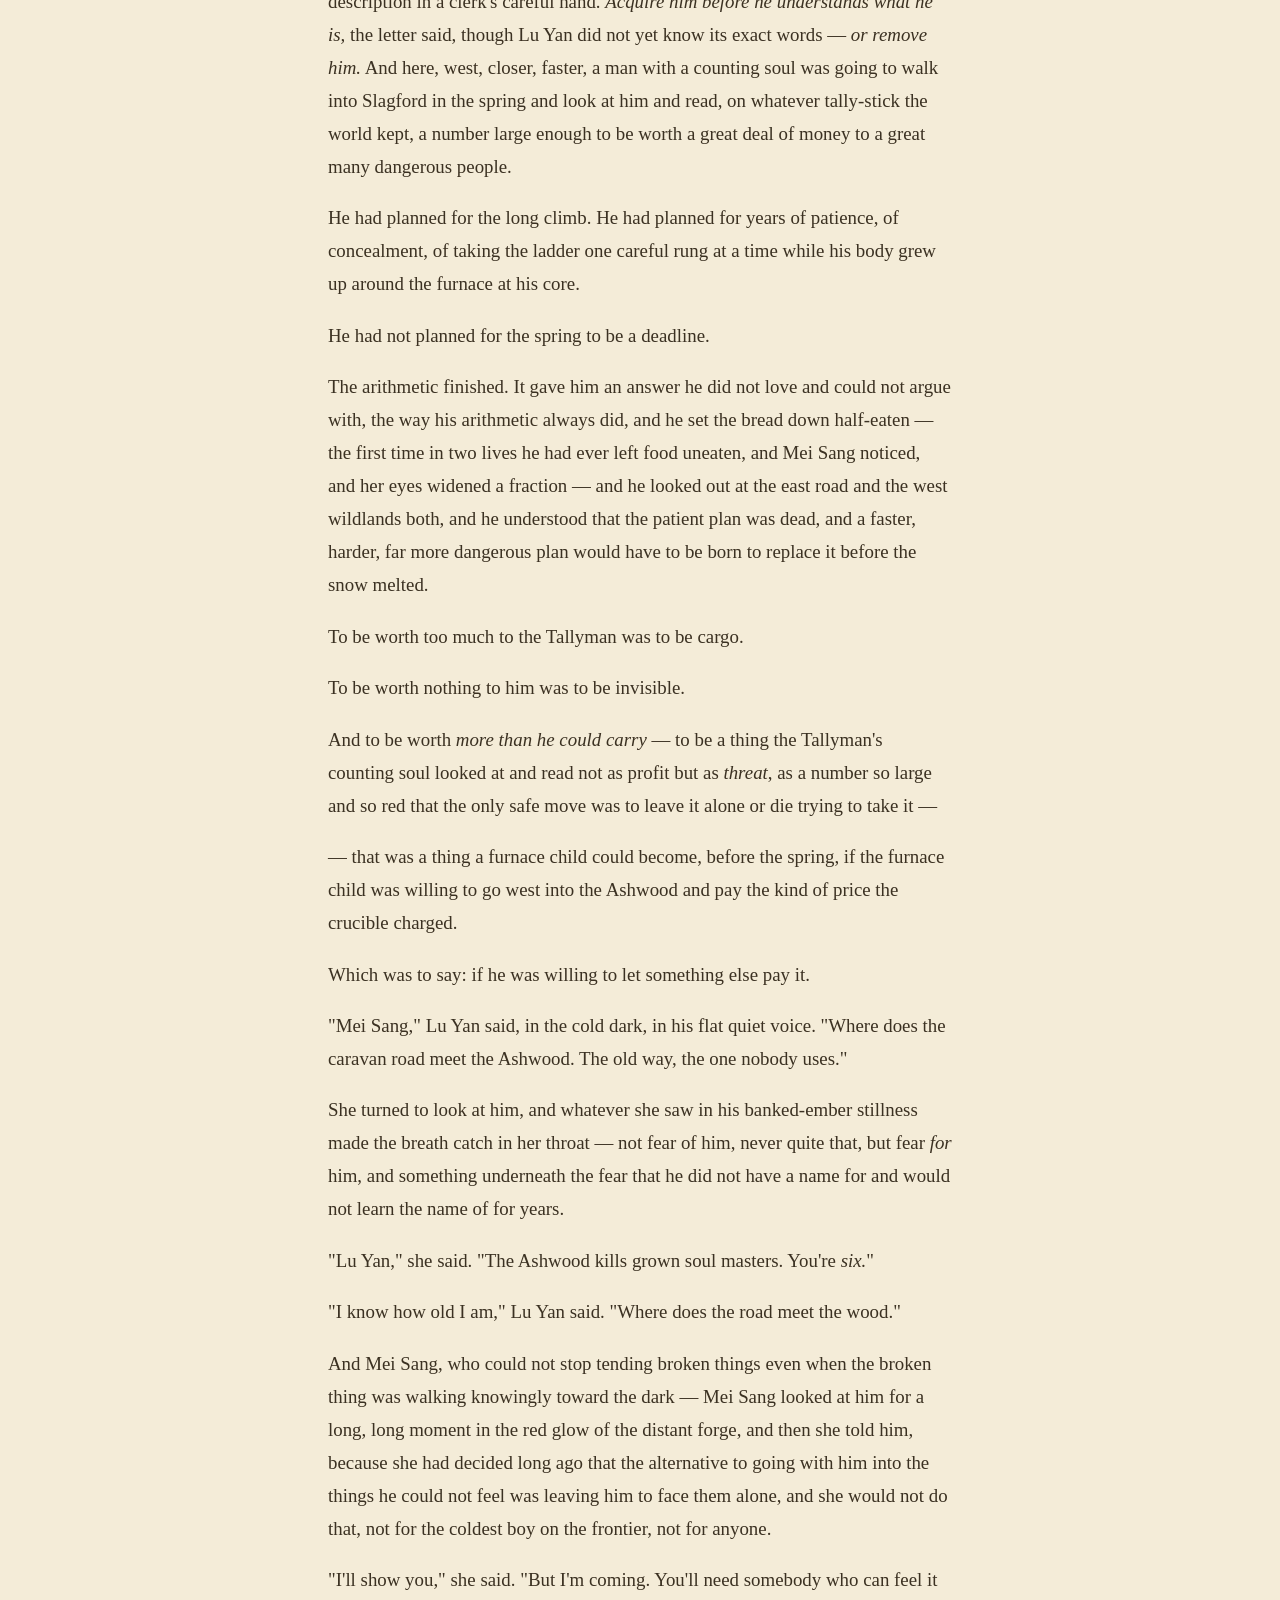
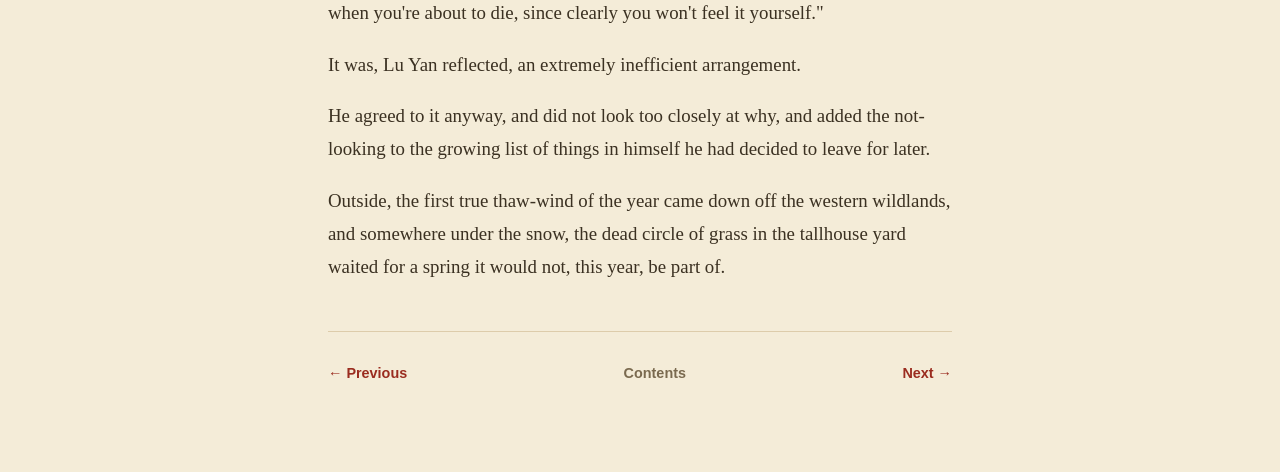
<file: docs/chapter-002.html>
<!DOCTYPE html>
<html lang="en" data-theme="sepia">
<head>
<meta charset="utf-8" />
<meta name="viewport" content="width=device-width, initial-scale=1" />
<title>Chapter 2 — Slag and Cinder — Crucible of the Crimson God</title>
<link rel="preconnect" href="https://fonts.googleapis.com" />
<link rel="stylesheet" href="assets/style.css" />

</head>
<body>
<div id="progress"><div id="progress-bar"></div></div>


<div class="toolbar">
  <a class="tb-btn home" href="index.html" title="Contents (Esc)">☰ Contents</a>
  <div class="tb-spacer"></div>
  <button class="tb-btn" data-action="font-dec" title="Smaller text">A−</button>
  <button class="tb-btn" data-action="font-inc" title="Larger text">A+</button>
  <button class="tb-btn" data-action="theme" title="Toggle theme (T)">◑ Theme</button>
</div>

<article class="chapter" data-prev="chapter-001.html" data-next="chapter-003.html">
  <header class="ch-head">
    <p class="ch-counter">Chapter 2 of 5</p>
    <h1 class="ch-title">Chapter 2 — Slag and Cinder</h1>
    <p class="ch-meta">Lu Yan, age 6 · Spirit Apprentice (rank 11, concealed) · 0 rings · POV: Lu Yan · Slagford</p>
  </header>
  <div class="ch-body">
    <hr class="scene-break" />
<p>Power, Lu Yan decided that winter, was a forge, and like a forge it was useless without three things: fuel, a vessel to hold the heat, and a smith who knew what he intended to make. He had the fuel — the whole world was fuel, that was the horror and the gift of the crucible. He had the vessel, growing slowly, one ungovernable child's year at a time. What he did not have, and went looking for with the patience of a man who has already died once and learned that nothing is owed to anyone, was the smith.</p>
<p>He found him at the bottom of Slagford, which was where Slagford kept the things it had used up.</p>
<hr class="scene-break" />
<p>The forge sat below the slag-heaps, where the town's runoff went and its broken things went and, by long unspoken agreement, its broken people went too. It was a low building of soot-black stone with a chimney that had not drawn properly in a decade, and it belonged to a man the town called Old Cinder, though that was not his name, and treated with the particular contempt reserved for people who were once something and now were not.</p>
<p>Lu Yan had a use for a man like that. Used-up people, he had observed in two lives, told the truth more often than whole ones. They had nothing left to protect.</p>
<p>He went down to the forge on the third morning after his awakening, while the snow held off and the town still flinched when he passed, and he stood in the doorway and watched the old man work until the old man got tired of being watched.</p>
<p>Old Cinder was big the way a fallen wall is big — a ruin of what had clearly once been an enormous frame, now bent and listing, the left side of him dragging when he moved as if the strings on that half had been cut. One eye was milky. The hand on the dead side curled permanently half-shut, and he did everything one-handed and furious, hammering a cart-axle straight with a precision that did not match the slovenliness of the rest of him. He did not look up.</p>
<p>"Charity cot's at the tallhouse, boy," he said. "Not down here. Down here you sweep or you bleed."</p>
<p>"I'll sweep," Lu Yan said.</p>
<p>The hammer paused. The milky eye and the good one both came up and looked at him, and something moved behind the good one — recognition, of a kind. The whole town had heard about the red crystal by now. Frontier news traveled on fear, and fear was fast.</p>
<p>"You're the furnace child," Old Cinder said.</p>
<p>"I'm the boy who'll sweep your floor for a place by your fire," Lu Yan said. "What I am besides that is my business."</p>
<p>The old man looked at him a while longer. Then, unexpectedly, he barked a single laugh — a rusty sound, like a hinge that had forgotten the motion — and jerked his chin at the broom in the corner, and went back to his axle, and that was the whole of the negotiation. Lu Yan swept. He was good at it; he was good at anything that was mostly patience. And while he swept he watched the old man's one good hand, and the fire, and the iron, and he began the long slow work of learning a thing his crucible had given him an appetite for and no instruction in.</p>
<p>Because that was the discovery of his first winter, and it surprised even him.</p>
<p>The Crimson Crucible was not only a mouth. He had understood, that first red morning, that it could take — could drink a life and turn it to warmth, could open its channels and let the world pay the cost. He had assumed, in the cold arithmetic of his planning, that taking was all it did. A furnace that ate. A ladder that climbed on other people's lives.</p>
<p>He had been wrong, and the wrongness was the first interesting thing that had happened to him in either life.</p>
<p>The crucible could <em>make.</em></p>
<p>He felt it the first time he watched Old Cinder ruin a weld — the old man's dead hand slipping, the heat held a half-breath too long, the iron going from orange to white to a spitting, crumbling grey at the join. Waste. A flaw. And something in Lu Yan, the same something that had reached out and pinned the rat, <em>itched</em> at it — itched the way a word on the tip of the tongue itches — because he could feel, standing six feet away with a broom in his hands, exactly where the heat had gone wrong and exactly how the crucible inside him would have held it. Not hotter. <em>Cleaner.</em> The furnace at his back did not merely burn. It <em>refined.</em> It took the flawed and the mixed and the wasted and it knew, the way it knew how to drink, how to drive the flaw out and leave the metal true.</p>
<p>He did not tell the old man this. He filed it, the way he filed everything, and he swept, and he watched, and he learned the human craft from the outside while the inhuman one waited in him like a held breath. He was patient. He had decided, in the crib, that patience was the only thing his strange flat soul was truly built for, and he was determined to make it a weapon.</p>
<p>"You watch the iron like you want to eat it," Old Cinder said one evening, a month in, not turning around.</p>
<p>"I want to understand it," Lu Yan said.</p>
<p>"Same thing, with some men." The old man set down his hammer. The good eye found him across the red light of the banked forge, and for once there was no contempt in it, only a tired and terrible kind of knowing. "I had a soul once, furnace child. Did they tell you? Down here they tell everyone, it's the only story I'm good for now."</p>
<p>"They told me you were a soldier."</p>
<p>"They told you I was a soldier." Old Cinder lifted his ruined left hand, the curled fingers, the dead side of his face. "A soldier is what's left when the soul master loses. I had a hammer-soul. A good one — a war-hammer, a real one, not a smith's toy. Rank fifty-three, in my day. A Spirit King." He said the title the way other men said the names of the dead. "I marched east in the border war and I met a man with a soul stronger than mine, and he didn't kill me, which I have hated him for every day since, because killing me would have been a kindness. He <em>broke</em> it. Broke the bond. You can do that, to a soul, if you're strong enough and cruel enough and you want the other man to live with it." He flexed the dead hand; it did not move. "Now I've got a broom-boy's idea of a soul. A coal that won't catch. I can feel my hammer in here some nights, furnace child, the way you feel a leg they've cut off. And I can't lift it. That's the war. That's all the war ever is, when you get under the flags. One man takes a thing from another man that can't ever be given back."</p>
<p>Lu Yan was quiet for a moment. Not from feeling — he searched himself and found, as always, the cool flat nothing where the feeling should be — but because the old man had just handed him something more valuable than sympathy, which was <em>information</em>, and he had learned that the way to keep information flowing was to let a man think his pain had landed somewhere soft.</p>
<p>"Does it still hurt," he asked. "The hammer you can't lift."</p>
<p>"Every day," Old Cinder said. "That's how you know it was real."</p>
<p>Lu Yan filed it. <em>A soul can be broken by another's will, not only killed. Note: the bond is the vulnerability. Note: cruelty as policy — leave the enemy alive and ruined. The Tallyman? Spirit Hall?</em> And beneath the cold cabinet of his planning, quieter, in the place he did not look: <em>the old man's pain is how he knows the hammer was real. The dead grass is how I'll know the same.</em> He did not let himself finish the thought. He had years of not finishing it ahead of him.</p>
<p>"Teach me the forge," he said instead. "The real way. Not the broom."</p>
<p>"Why," said Old Cinder. "So you can fix axles in the bottom of the world?"</p>
<p>"So that when I leave this place," Lu Yan said, "I'll know how a thing is made before I decide whether to make it or break it."</p>
<p>The old man looked at him for a long, long moment in the red dark. Whatever he saw — and he had been a Spirit King once, and a Spirit King who has lost everything sees clearly, having nothing left to fool himself for — he did not name it. He only nodded, slowly, the way a man nods at weather he can't change.</p>
<p>"You're a cold little thing, furnace child," he said. "Coldest I've met, and I've met the man who broke my soul." He picked the hammer back up, and turned to the fire, and the good eye glinted. "Good. Cold iron takes the truest edge. Pick up the small hammer. Mind your hand. The forge doesn't care that you're six, and neither, I am beginning to suspect, do you."</p>
<hr class="scene-break" />
<p>The girl was a different problem, and Lu Yan circled her for the whole of that winter the way he circled everything he did not yet understand: slowly, from a distance, taking notes.</p>
<p>Mei Sang did not fear him.</p>
<p>This was so anomalous that he assumed at first he had misread it. The whole town feared him — a soft, useful fear, the kind that left him room, the kind he was carefully cultivating by being unfailingly quiet and unfailingly strange. The other orphans had stopped sharing his corner of the loft. Even Ke Lang, who feared nothing he could hit, had taken to watching Lu Yan with a wariness that was its own kind of respect. Fear was the medium Lu Yan had decided to swim in. It was clean. It asked nothing of him he did not have.</p>
<p>Mei Sang was not afraid of him, and she would not stop talking to him, and she kept <em>giving him things.</em></p>
<p>A heel of bread, once, when his portion had been short. A strip of rag for the burn-scar he took on his left forearm the first time the forge taught him a lesson about held heat. A place by her on the loft's one warm beam, scooting over without being asked, as if it were nothing, as if he were a person and not a furnace that had learned to walk. She had a healer's soul and a healer's instinct, the prefecture clerk had written <em>modest</em> in his book and the clerk was a fool, because the thing Mei Sang did was not modest at all. She looked at broken things and wanted to mend them. She looked at <em>him</em> — at the cold flat strange wrongness of him that he had spent two lives learning to hide and had stopped bothering to hide out here at the end of the world — and instead of recoiling she had simply, quietly, decided he was broken, and that broken things were hers to tend.</p>
<p>"You don't have to do that," he told her, the third or fourth time she gave him something. The bread, that time. He had not asked for it. He never asked for anything; asking was a debt.</p>
<p>"I know," Mei Sang said.</p>
<p>"Then why."</p>
<p>She looked at him with the green-flecked eyes that her soul had colored, and she thought about it seriously, the way she thought about everything, and she said: "When the sparrow died, you watched me cry and you didn't feel anything. I saw you not feel it. Everybody else looked away because it made them sad. You looked <em>at</em> me because it was interesting." She said it without accusation, the way you'd report the weather. "I figured anybody who can't feel things should at least have somebody around who can, so they remember what it's supposed to look like. Otherwise you'll forget there's a shape to it. And then you'll be like the Tallyman's men." She handed him the bread, final, as if the matter were closed. "Eat. You're growing. Cold things need more fuel."</p>
<p>Lu Yan took the bread.</p>
<p>He told himself it was efficient to take it. He told himself that a person who insisted on giving him things was an asset, that her healing soul would be useful, that the bond she was building was a leash she was putting on herself and a fool gives away leashes. He told himself all of it, fluently, in the cold cabinet of his mind, and all of it was true, and none of it was why he took the bread, and the gap between the reason he gave himself and the reason that actually moved his hand was the first crack in the flat grey wall of him that he had ever noticed from the inside.</p>
<p>He did not look at the crack. He had years of not looking at it ahead of him.</p>
<p>But he noted, with his usual thoroughness, that Mei Sang had said the Tallyman's men as if they were a known and present danger, and that her clear eyes had gone, for just a moment, to the east road when she said it.</p>
<p>"Who is the Tallyman," he said.</p>
<p>Mei Sang's whole small body did the thing he had watched it do over the dead sparrow — folded, briefly, around something heavier than she was. Then she straightened, because she was tough, because everything out here was tough or dead.</p>
<p>"You'll find out in the spring," she said. "When the tithe comes due. Everybody finds out then." She pulled her knees up under her chin and looked at the east road, and her voice when it came again was very quiet and very flat, the flattest he had ever heard it, almost as flat as his own.</p>
<p>"He counts," she said. "That's all he does. He counts what the frontier's worth and he takes the difference. Money, when there's money. Beasts, when there's beasts. And every spring, children." She did not look away from the road. "Awakened ones. The strong ones. He has a soul that lets him <em>know</em> — lets him look at a child and read what they'll be worth, like reading a tally-stick. And he takes the ones that read high, and he sells them east, to the white tower, and nobody ever sees them again, and the prefecture lets him because the prefecture gets a cut and the white tower gets its soul masters and the only ones who lose are us, who are too far west to matter." She finally looked at Lu Yan, and there was something in her face that was almost an apology, almost a warning, exactly a fear — but not a fear for herself.</p>
<p>"Your crystal went red, Lu Yan," Mei Sang said softly. "The whole town saw it. The whole town's been afraid of you for a season. But fear's slow, out here. The Tallyman's not." She wrapped her arms tighter around her knees. "When he comes in the spring and reads you — and he'll read you, he reads everyone — what do you think a tally-stick says, about a six-year-old whose crystal went <em>red?</em>"</p>
<p>Lu Yan sat very still in the cold loft with the heel of bread in his hand, and for the second time in his second life, he did the arithmetic, and felt the whole shape of an answer arrive.</p>
<p>Somewhere east, a letter was already traveling toward a white tower, carrying his description in a clerk's careful hand. <em>Acquire him before he understands what he is,</em> the letter said, though Lu Yan did not yet know its exact words — <em>or remove him.</em> And here, west, closer, faster, a man with a counting soul was going to walk into Slagford in the spring and look at him and read, on whatever tally-stick the world kept, a number large enough to be worth a great deal of money to a great many dangerous people.</p>
<p>He had planned for the long climb. He had planned for years of patience, of concealment, of taking the ladder one careful rung at a time while his body grew up around the furnace at his core.</p>
<p>He had not planned for the spring to be a deadline.</p>
<p>The arithmetic finished. It gave him an answer he did not love and could not argue with, the way his arithmetic always did, and he set the bread down half-eaten — the first time in two lives he had ever left food uneaten, and Mei Sang noticed, and her eyes widened a fraction — and he looked out at the east road and the west wildlands both, and he understood that the patient plan was dead, and a faster, harder, far more dangerous plan would have to be born to replace it before the snow melted.</p>
<p>To be worth too much to the Tallyman was to be cargo.</p>
<p>To be worth nothing to him was to be invisible.</p>
<p>And to be worth <em>more than he could carry</em> — to be a thing the Tallyman's counting soul looked at and read not as profit but as <em>threat</em>, as a number so large and so red that the only safe move was to leave it alone or die trying to take it —</p>
<p>— that was a thing a furnace child could become, before the spring, if the furnace child was willing to go west into the Ashwood and pay the kind of price the crucible charged.</p>
<p>Which was to say: if he was willing to let something else pay it.</p>
<p>"Mei Sang," Lu Yan said, in the cold dark, in his flat quiet voice. "Where does the caravan road meet the Ashwood. The old way, the one nobody uses."</p>
<p>She turned to look at him, and whatever she saw in his banked-ember stillness made the breath catch in her throat — not fear of him, never quite that, but fear <em>for</em> him, and something underneath the fear that he did not have a name for and would not learn the name of for years.</p>
<p>"Lu Yan," she said. "The Ashwood kills grown soul masters. You're <em>six.</em>"</p>
<p>"I know how old I am," Lu Yan said. "Where does the road meet the wood."</p>
<p>And Mei Sang, who could not stop tending broken things even when the broken thing was walking knowingly toward the dark — Mei Sang looked at him for a long, long moment in the red glow of the distant forge, and then she told him, because she had decided long ago that the alternative to going with him into the things he could not feel was leaving him to face them alone, and she would not do that, not for the coldest boy on the frontier, not for anyone.</p>
<p>"I'll show you," she said. "But I'm coming. You'll need somebody who can feel it when you're about to die, since clearly you won't feel it yourself."</p>
<p>It was, Lu Yan reflected, an extremely inefficient arrangement.</p>
<p>He agreed to it anyway, and did not look too closely at why, and added the not-looking to the growing list of things in himself he had decided to leave for later.</p>
<p>Outside, the first true thaw-wind of the year came down off the western wildlands, and somewhere under the snow, the dead circle of grass in the tallhouse yard waited for a spring it would not, this year, be part of.</p>
  </div>
  <nav class="ch-nav">
    <a class="nav-prev" href="chapter-001.html" data-key="prev">← Previous</a>
    <a class="nav-home" href="index.html">Contents</a>
    <a class="nav-next" href="chapter-003.html" data-key="next">Next →</a>
  </nav>
</article>

<script src="assets/reader.js"></script>
</body>
</html>
</file>
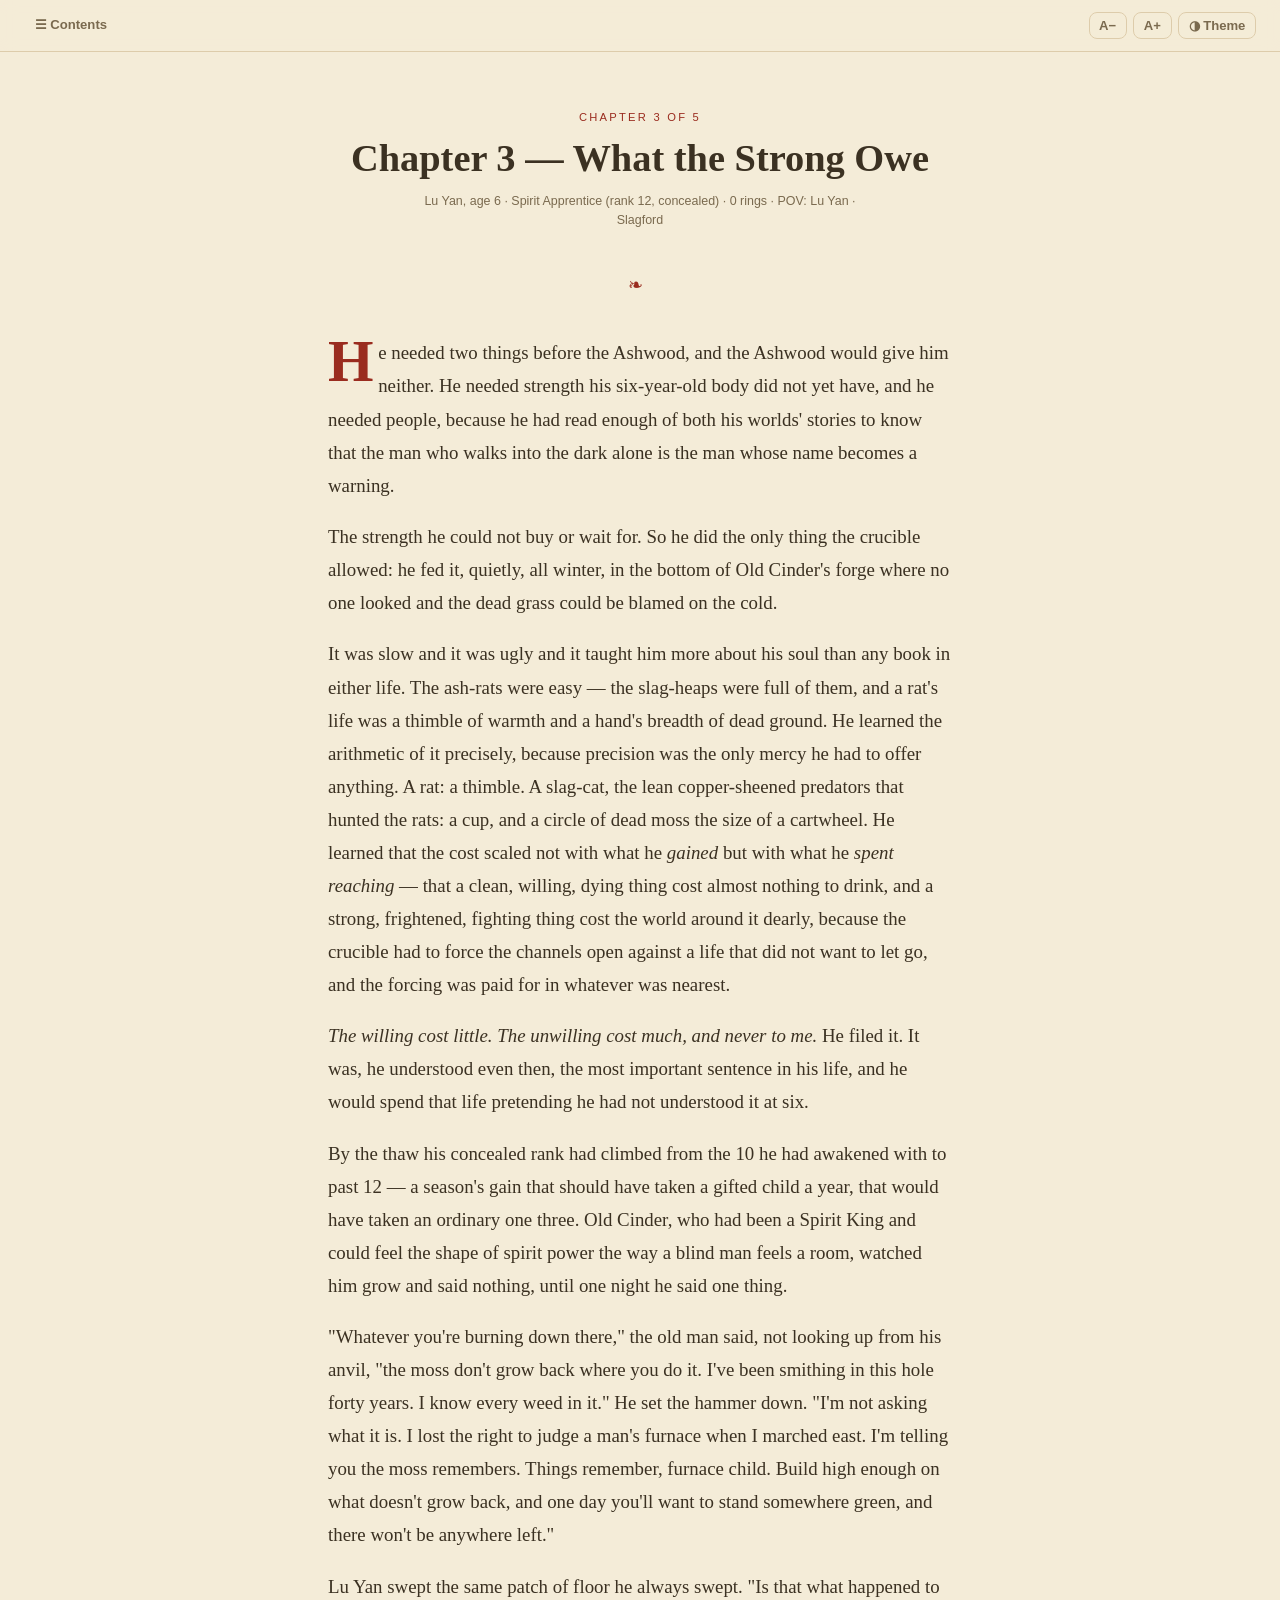
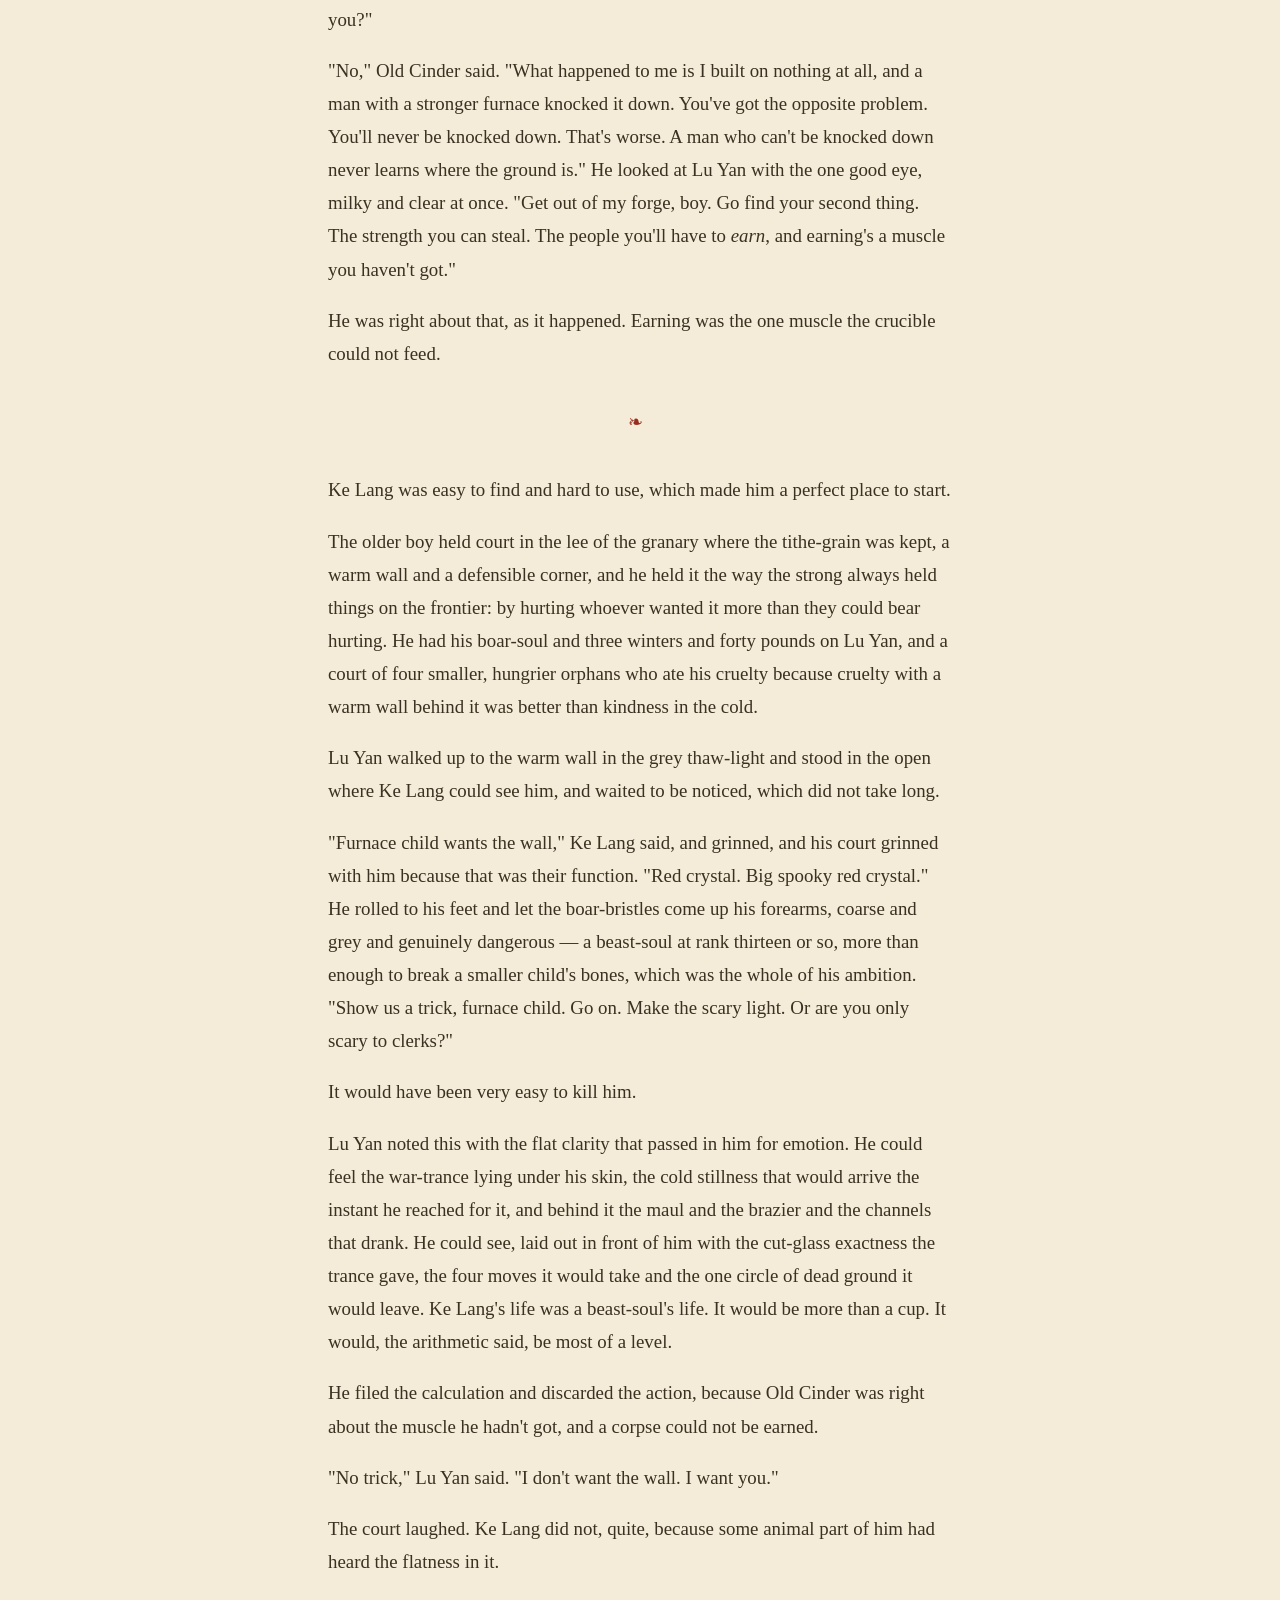
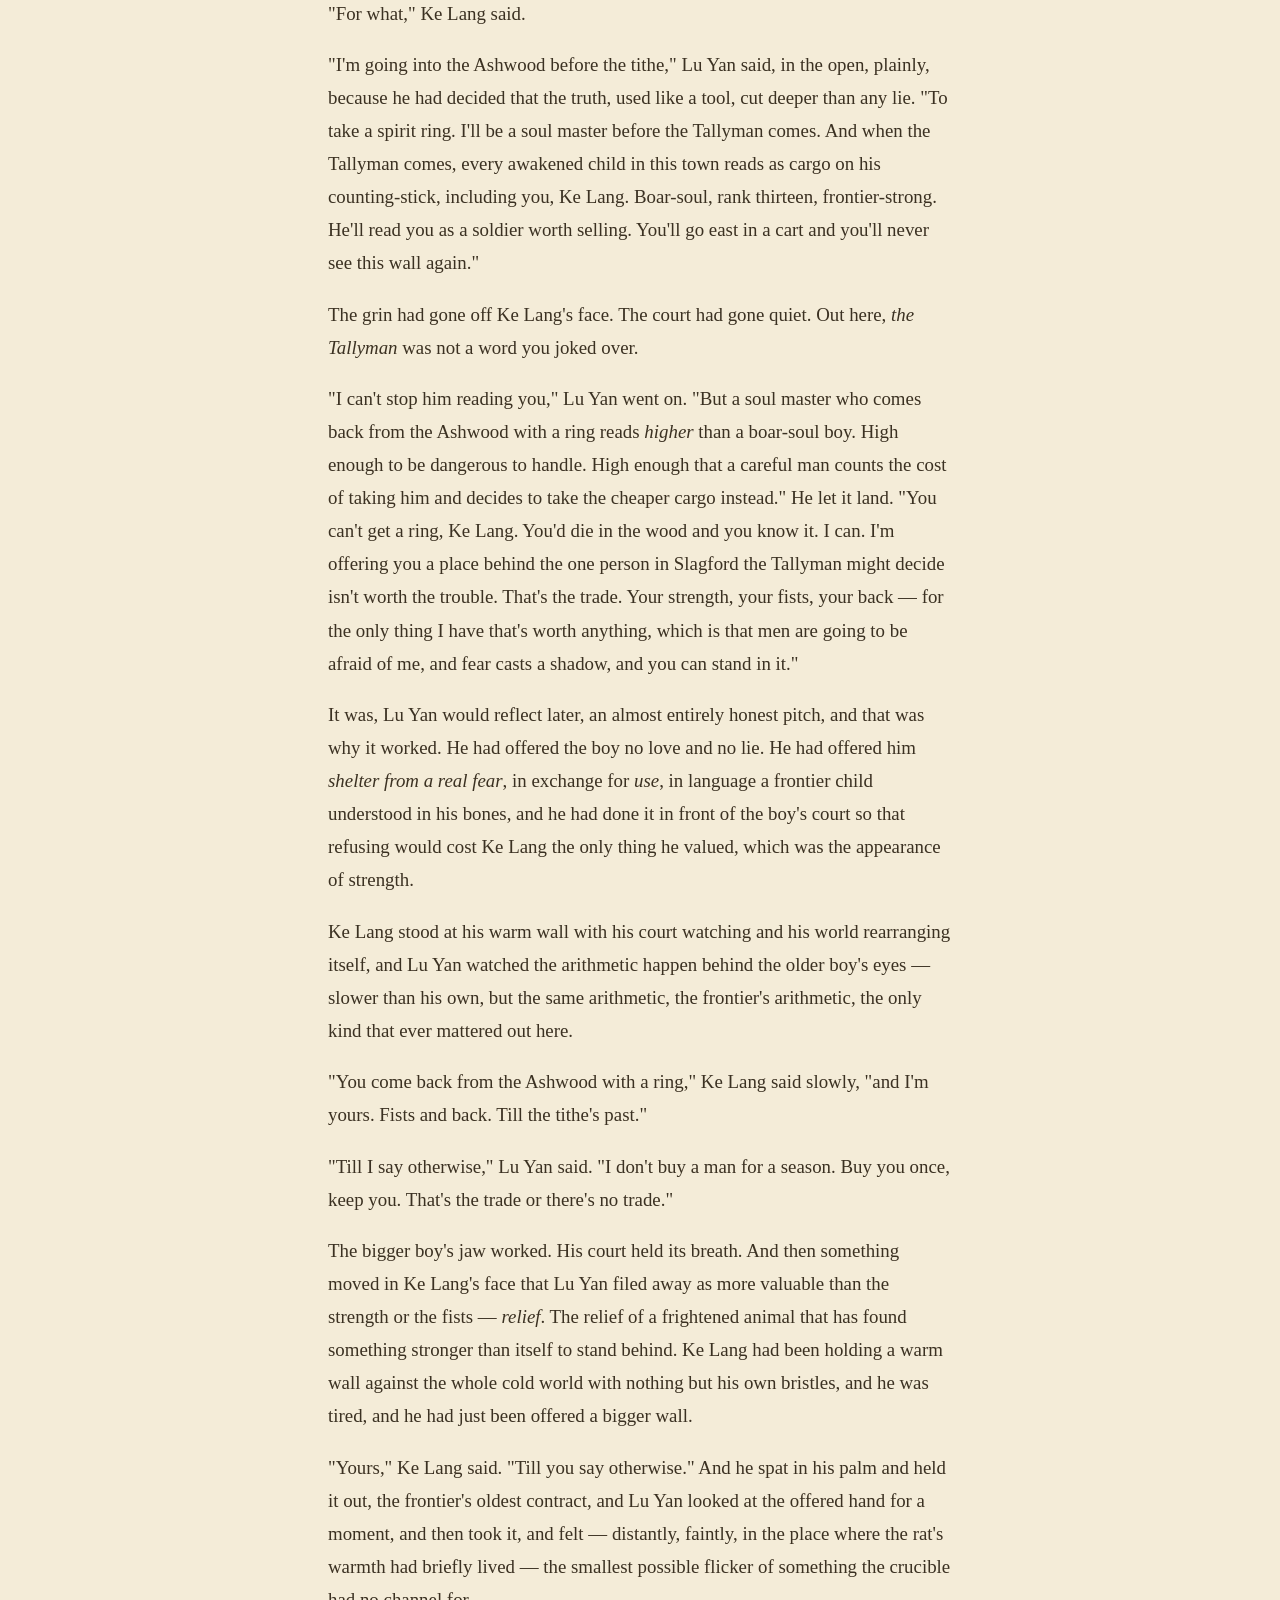
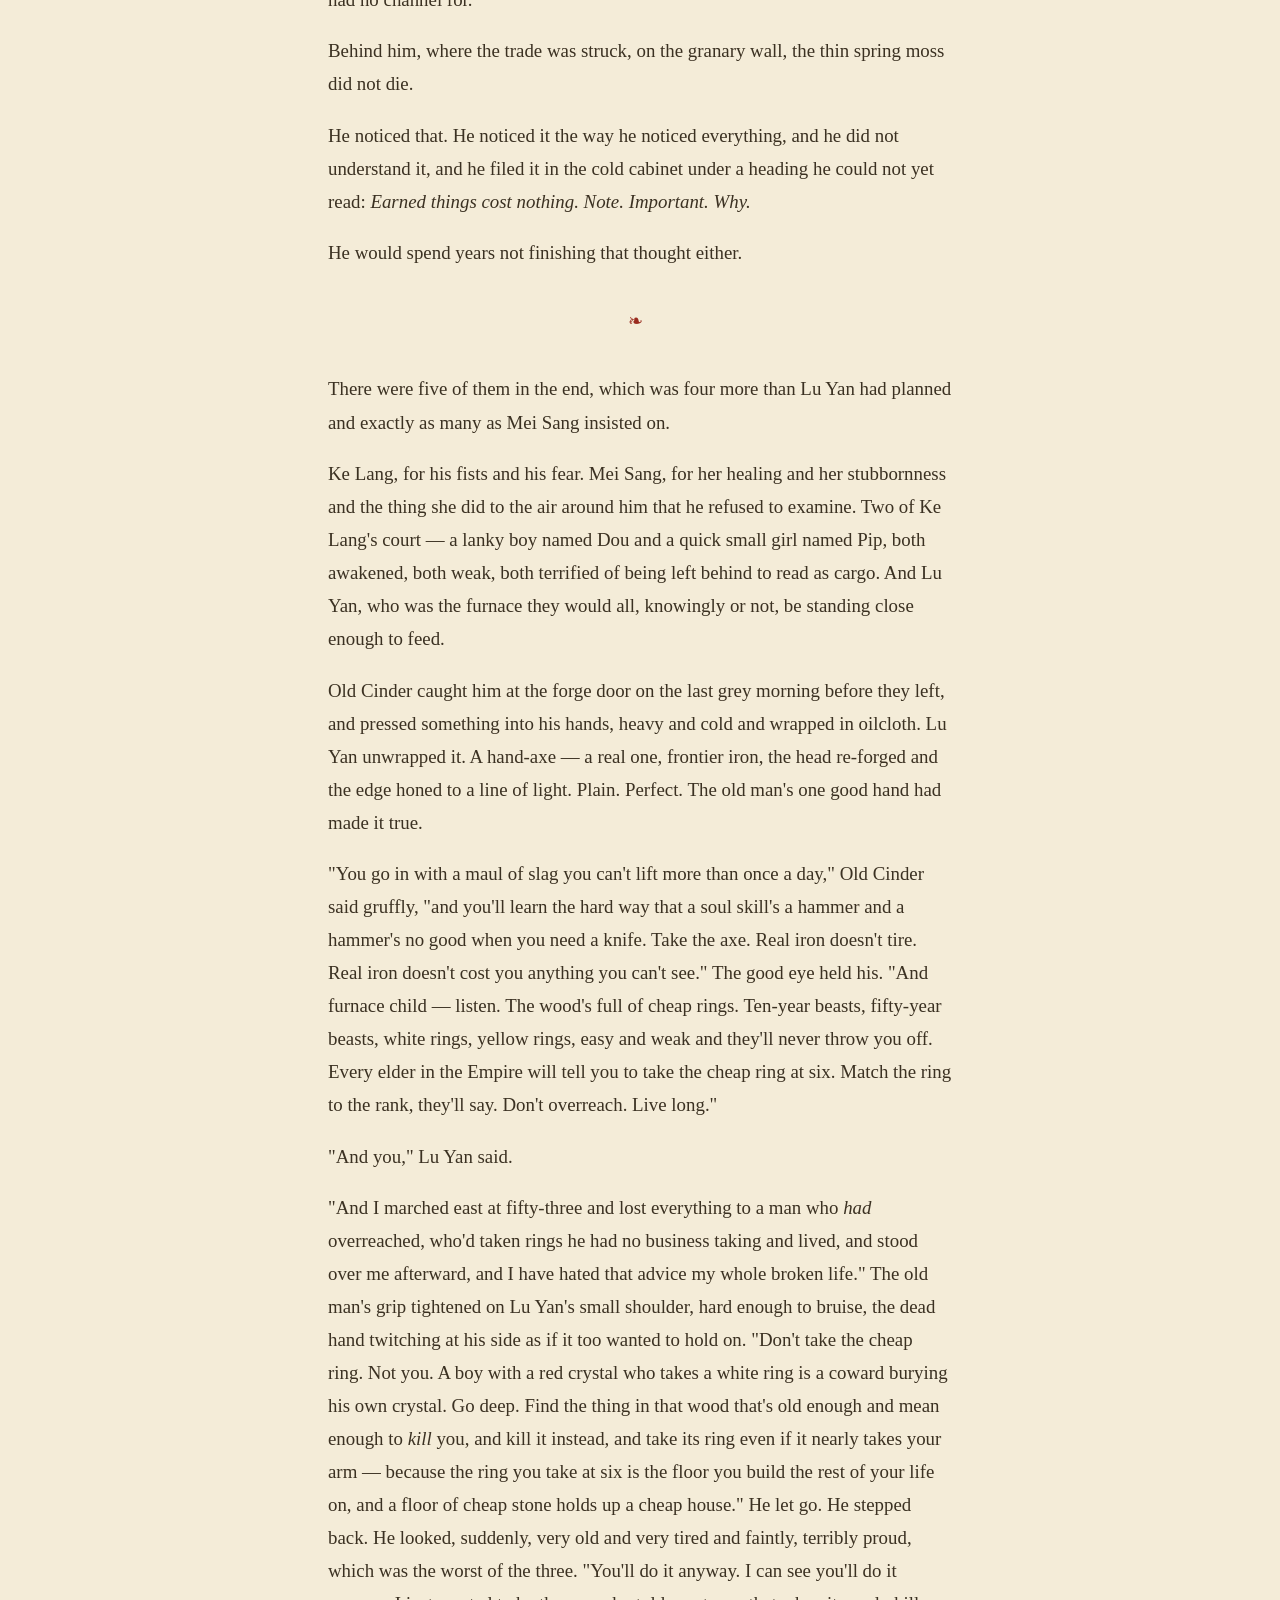
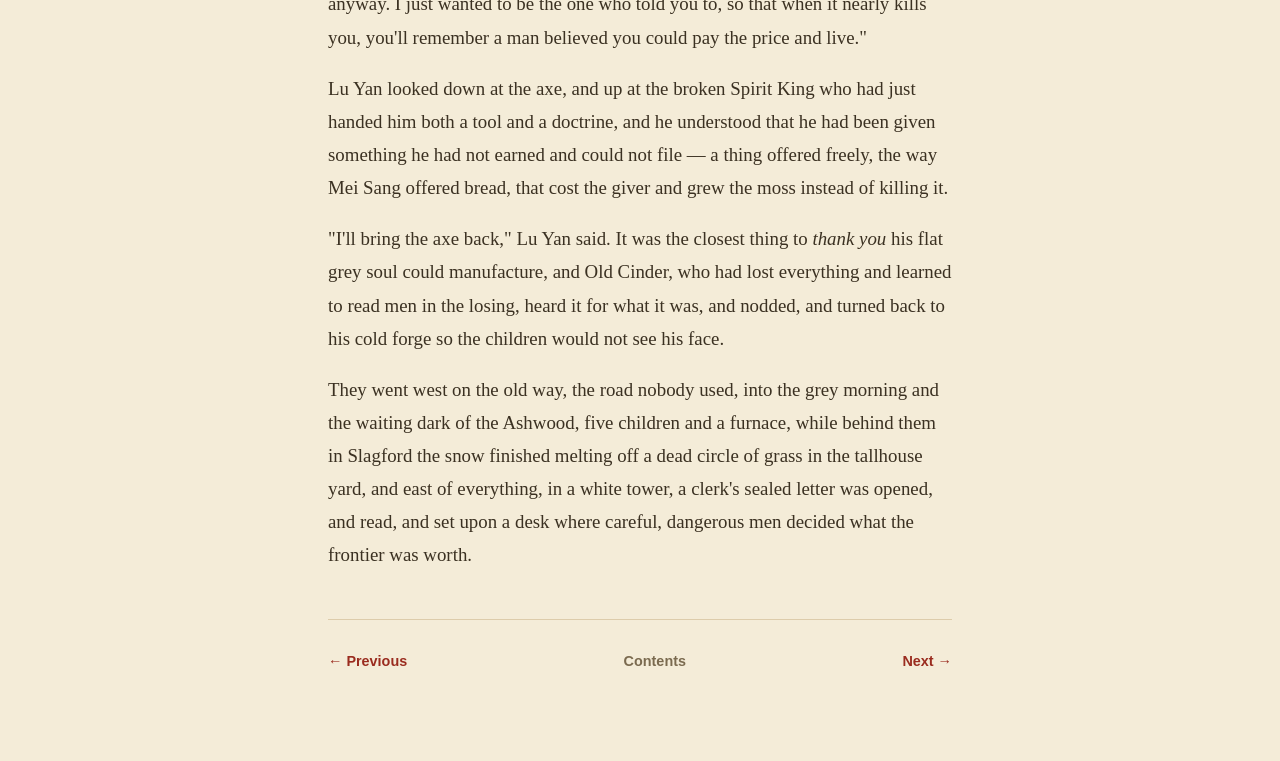
<file: docs/chapter-003.html>
<!DOCTYPE html>
<html lang="en" data-theme="sepia">
<head>
<meta charset="utf-8" />
<meta name="viewport" content="width=device-width, initial-scale=1" />
<title>Chapter 3 — What the Strong Owe — Crucible of the Crimson God</title>
<link rel="preconnect" href="https://fonts.googleapis.com" />
<link rel="stylesheet" href="assets/style.css" />

</head>
<body>
<div id="progress"><div id="progress-bar"></div></div>


<div class="toolbar">
  <a class="tb-btn home" href="index.html" title="Contents (Esc)">☰ Contents</a>
  <div class="tb-spacer"></div>
  <button class="tb-btn" data-action="font-dec" title="Smaller text">A−</button>
  <button class="tb-btn" data-action="font-inc" title="Larger text">A+</button>
  <button class="tb-btn" data-action="theme" title="Toggle theme (T)">◑ Theme</button>
</div>

<article class="chapter" data-prev="chapter-002.html" data-next="chapter-004.html">
  <header class="ch-head">
    <p class="ch-counter">Chapter 3 of 5</p>
    <h1 class="ch-title">Chapter 3 — What the Strong Owe</h1>
    <p class="ch-meta">Lu Yan, age 6 · Spirit Apprentice (rank 12, concealed) · 0 rings · POV: Lu Yan · Slagford</p>
  </header>
  <div class="ch-body">
    <hr class="scene-break" />
<p>He needed two things before the Ashwood, and the Ashwood would give him neither. He needed strength his six-year-old body did not yet have, and he needed people, because he had read enough of both his worlds' stories to know that the man who walks into the dark alone is the man whose name becomes a warning.</p>
<p>The strength he could not buy or wait for. So he did the only thing the crucible allowed: he fed it, quietly, all winter, in the bottom of Old Cinder's forge where no one looked and the dead grass could be blamed on the cold.</p>
<p>It was slow and it was ugly and it taught him more about his soul than any book in either life. The ash-rats were easy — the slag-heaps were full of them, and a rat's life was a thimble of warmth and a hand's breadth of dead ground. He learned the arithmetic of it precisely, because precision was the only mercy he had to offer anything. A rat: a thimble. A slag-cat, the lean copper-sheened predators that hunted the rats: a cup, and a circle of dead moss the size of a cartwheel. He learned that the cost scaled not with what he <em>gained</em> but with what he <em>spent reaching</em> — that a clean, willing, dying thing cost almost nothing to drink, and a strong, frightened, fighting thing cost the world around it dearly, because the crucible had to force the channels open against a life that did not want to let go, and the forcing was paid for in whatever was nearest.</p>
<p><em>The willing cost little. The unwilling cost much, and never to me.</em> He filed it. It was, he understood even then, the most important sentence in his life, and he would spend that life pretending he had not understood it at six.</p>
<p>By the thaw his concealed rank had climbed from the 10 he had awakened with to past 12 — a season's gain that should have taken a gifted child a year, that would have taken an ordinary one three. Old Cinder, who had been a Spirit King and could feel the shape of spirit power the way a blind man feels a room, watched him grow and said nothing, until one night he said one thing.</p>
<p>"Whatever you're burning down there," the old man said, not looking up from his anvil, "the moss don't grow back where you do it. I've been smithing in this hole forty years. I know every weed in it." He set the hammer down. "I'm not asking what it is. I lost the right to judge a man's furnace when I marched east. I'm telling you the moss remembers. Things remember, furnace child. Build high enough on what doesn't grow back, and one day you'll want to stand somewhere green, and there won't be anywhere left."</p>
<p>Lu Yan swept the same patch of floor he always swept. "Is that what happened to you?"</p>
<p>"No," Old Cinder said. "What happened to me is I built on nothing at all, and a man with a stronger furnace knocked it down. You've got the opposite problem. You'll never be knocked down. That's worse. A man who can't be knocked down never learns where the ground is." He looked at Lu Yan with the one good eye, milky and clear at once. "Get out of my forge, boy. Go find your second thing. The strength you can steal. The people you'll have to <em>earn</em>, and earning's a muscle you haven't got."</p>
<p>He was right about that, as it happened. Earning was the one muscle the crucible could not feed.</p>
<hr class="scene-break" />
<p>Ke Lang was easy to find and hard to use, which made him a perfect place to start.</p>
<p>The older boy held court in the lee of the granary where the tithe-grain was kept, a warm wall and a defensible corner, and he held it the way the strong always held things on the frontier: by hurting whoever wanted it more than they could bear hurting. He had his boar-soul and three winters and forty pounds on Lu Yan, and a court of four smaller, hungrier orphans who ate his cruelty because cruelty with a warm wall behind it was better than kindness in the cold.</p>
<p>Lu Yan walked up to the warm wall in the grey thaw-light and stood in the open where Ke Lang could see him, and waited to be noticed, which did not take long.</p>
<p>"Furnace child wants the wall," Ke Lang said, and grinned, and his court grinned with him because that was their function. "Red crystal. Big spooky red crystal." He rolled to his feet and let the boar-bristles come up his forearms, coarse and grey and genuinely dangerous — a beast-soul at rank thirteen or so, more than enough to break a smaller child's bones, which was the whole of his ambition. "Show us a trick, furnace child. Go on. Make the scary light. Or are you only scary to clerks?"</p>
<p>It would have been very easy to kill him.</p>
<p>Lu Yan noted this with the flat clarity that passed in him for emotion. He could feel the war-trance lying under his skin, the cold stillness that would arrive the instant he reached for it, and behind it the maul and the brazier and the channels that drank. He could see, laid out in front of him with the cut-glass exactness the trance gave, the four moves it would take and the one circle of dead ground it would leave. Ke Lang's life was a beast-soul's life. It would be more than a cup. It would, the arithmetic said, be most of a level.</p>
<p>He filed the calculation and discarded the action, because Old Cinder was right about the muscle he hadn't got, and a corpse could not be earned.</p>
<p>"No trick," Lu Yan said. "I don't want the wall. I want you."</p>
<p>The court laughed. Ke Lang did not, quite, because some animal part of him had heard the flatness in it.</p>
<p>"For what," Ke Lang said.</p>
<p>"I'm going into the Ashwood before the tithe," Lu Yan said, in the open, plainly, because he had decided that the truth, used like a tool, cut deeper than any lie. "To take a spirit ring. I'll be a soul master before the Tallyman comes. And when the Tallyman comes, every awakened child in this town reads as cargo on his counting-stick, including you, Ke Lang. Boar-soul, rank thirteen, frontier-strong. He'll read you as a soldier worth selling. You'll go east in a cart and you'll never see this wall again."</p>
<p>The grin had gone off Ke Lang's face. The court had gone quiet. Out here, <em>the Tallyman</em> was not a word you joked over.</p>
<p>"I can't stop him reading you," Lu Yan went on. "But a soul master who comes back from the Ashwood with a ring reads <em>higher</em> than a boar-soul boy. High enough to be dangerous to handle. High enough that a careful man counts the cost of taking him and decides to take the cheaper cargo instead." He let it land. "You can't get a ring, Ke Lang. You'd die in the wood and you know it. I can. I'm offering you a place behind the one person in Slagford the Tallyman might decide isn't worth the trouble. That's the trade. Your strength, your fists, your back — for the only thing I have that's worth anything, which is that men are going to be afraid of me, and fear casts a shadow, and you can stand in it."</p>
<p>It was, Lu Yan would reflect later, an almost entirely honest pitch, and that was why it worked. He had offered the boy no love and no lie. He had offered him <em>shelter from a real fear</em>, in exchange for <em>use</em>, in language a frontier child understood in his bones, and he had done it in front of the boy's court so that refusing would cost Ke Lang the only thing he valued, which was the appearance of strength.</p>
<p>Ke Lang stood at his warm wall with his court watching and his world rearranging itself, and Lu Yan watched the arithmetic happen behind the older boy's eyes — slower than his own, but the same arithmetic, the frontier's arithmetic, the only kind that ever mattered out here.</p>
<p>"You come back from the Ashwood with a ring," Ke Lang said slowly, "and I'm yours. Fists and back. Till the tithe's past."</p>
<p>"Till I say otherwise," Lu Yan said. "I don't buy a man for a season. Buy you once, keep you. That's the trade or there's no trade."</p>
<p>The bigger boy's jaw worked. His court held its breath. And then something moved in Ke Lang's face that Lu Yan filed away as more valuable than the strength or the fists — <em>relief</em>. The relief of a frightened animal that has found something stronger than itself to stand behind. Ke Lang had been holding a warm wall against the whole cold world with nothing but his own bristles, and he was tired, and he had just been offered a bigger wall.</p>
<p>"Yours," Ke Lang said. "Till you say otherwise." And he spat in his palm and held it out, the frontier's oldest contract, and Lu Yan looked at the offered hand for a moment, and then took it, and felt — distantly, faintly, in the place where the rat's warmth had briefly lived — the smallest possible flicker of something the crucible had no channel for.</p>
<p>Behind him, where the trade was struck, on the granary wall, the thin spring moss did not die.</p>
<p>He noticed that. He noticed it the way he noticed everything, and he did not understand it, and he filed it in the cold cabinet under a heading he could not yet read: <em>Earned things cost nothing. Note. Important. Why.</em></p>
<p>He would spend years not finishing that thought either.</p>
<hr class="scene-break" />
<p>There were five of them in the end, which was four more than Lu Yan had planned and exactly as many as Mei Sang insisted on.</p>
<p>Ke Lang, for his fists and his fear. Mei Sang, for her healing and her stubbornness and the thing she did to the air around him that he refused to examine. Two of Ke Lang's court — a lanky boy named Dou and a quick small girl named Pip, both awakened, both weak, both terrified of being left behind to read as cargo. And Lu Yan, who was the furnace they would all, knowingly or not, be standing close enough to feed.</p>
<p>Old Cinder caught him at the forge door on the last grey morning before they left, and pressed something into his hands, heavy and cold and wrapped in oilcloth. Lu Yan unwrapped it. A hand-axe — a real one, frontier iron, the head re-forged and the edge honed to a line of light. Plain. Perfect. The old man's one good hand had made it true.</p>
<p>"You go in with a maul of slag you can't lift more than once a day," Old Cinder said gruffly, "and you'll learn the hard way that a soul skill's a hammer and a hammer's no good when you need a knife. Take the axe. Real iron doesn't tire. Real iron doesn't cost you anything you can't see." The good eye held his. "And furnace child — listen. The wood's full of cheap rings. Ten-year beasts, fifty-year beasts, white rings, yellow rings, easy and weak and they'll never throw you off. Every elder in the Empire will tell you to take the cheap ring at six. Match the ring to the rank, they'll say. Don't overreach. Live long."</p>
<p>"And you," Lu Yan said.</p>
<p>"And I marched east at fifty-three and lost everything to a man who <em>had</em> overreached, who'd taken rings he had no business taking and lived, and stood over me afterward, and I have hated that advice my whole broken life." The old man's grip tightened on Lu Yan's small shoulder, hard enough to bruise, the dead hand twitching at his side as if it too wanted to hold on. "Don't take the cheap ring. Not you. A boy with a red crystal who takes a white ring is a coward burying his own crystal. Go deep. Find the thing in that wood that's old enough and mean enough to <em>kill</em> you, and kill it instead, and take its ring even if it nearly takes your arm — because the ring you take at six is the floor you build the rest of your life on, and a floor of cheap stone holds up a cheap house." He let go. He stepped back. He looked, suddenly, very old and very tired and faintly, terribly proud, which was the worst of the three. "You'll do it anyway. I can see you'll do it anyway. I just wanted to be the one who told you to, so that when it nearly kills you, you'll remember a man believed you could pay the price and live."</p>
<p>Lu Yan looked down at the axe, and up at the broken Spirit King who had just handed him both a tool and a doctrine, and he understood that he had been given something he had not earned and could not file — a thing offered freely, the way Mei Sang offered bread, that cost the giver and grew the moss instead of killing it.</p>
<p>"I'll bring the axe back," Lu Yan said. It was the closest thing to <em>thank you</em> his flat grey soul could manufacture, and Old Cinder, who had lost everything and learned to read men in the losing, heard it for what it was, and nodded, and turned back to his cold forge so the children would not see his face.</p>
<p>They went west on the old way, the road nobody used, into the grey morning and the waiting dark of the Ashwood, five children and a furnace, while behind them in Slagford the snow finished melting off a dead circle of grass in the tallhouse yard, and east of everything, in a white tower, a clerk's sealed letter was opened, and read, and set upon a desk where careful, dangerous men decided what the frontier was worth.</p>
  </div>
  <nav class="ch-nav">
    <a class="nav-prev" href="chapter-002.html" data-key="prev">← Previous</a>
    <a class="nav-home" href="index.html">Contents</a>
    <a class="nav-next" href="chapter-004.html" data-key="next">Next →</a>
  </nav>
</article>

<script src="assets/reader.js"></script>
</body>
</html>
</file>
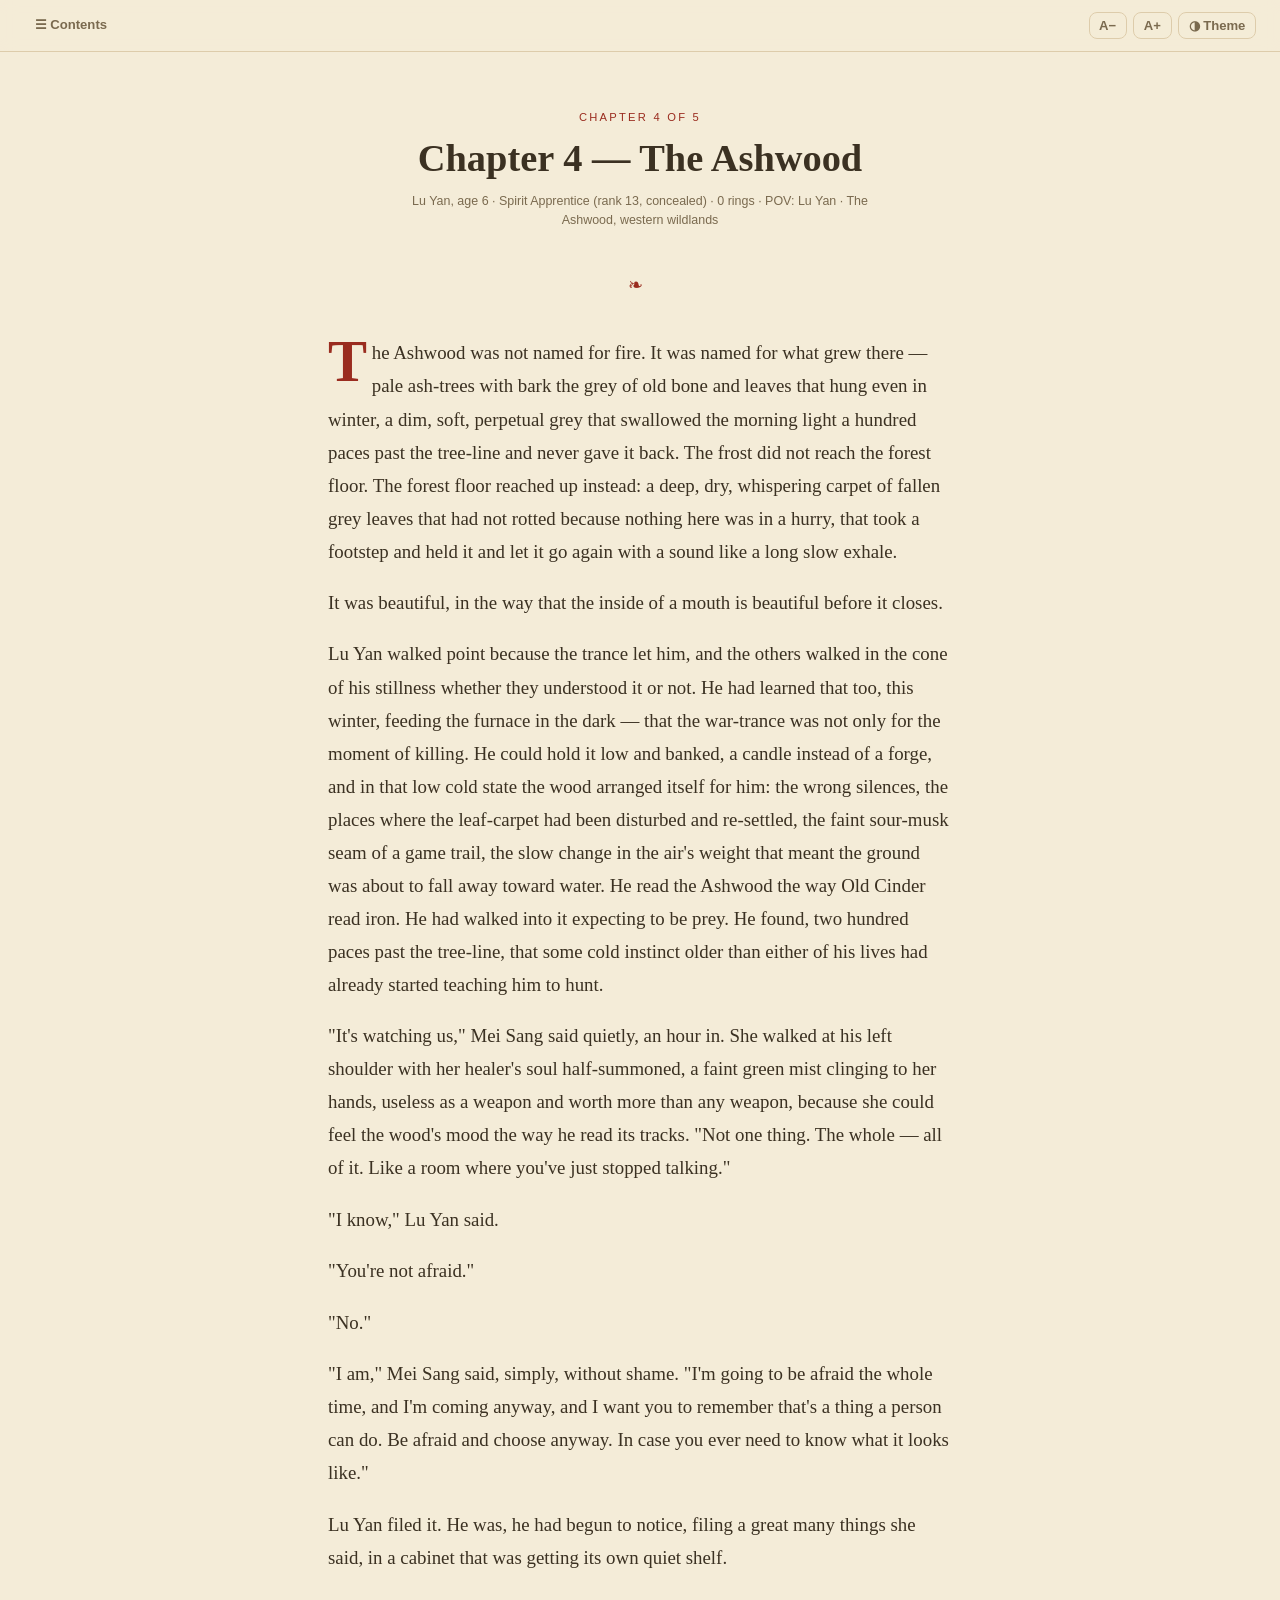
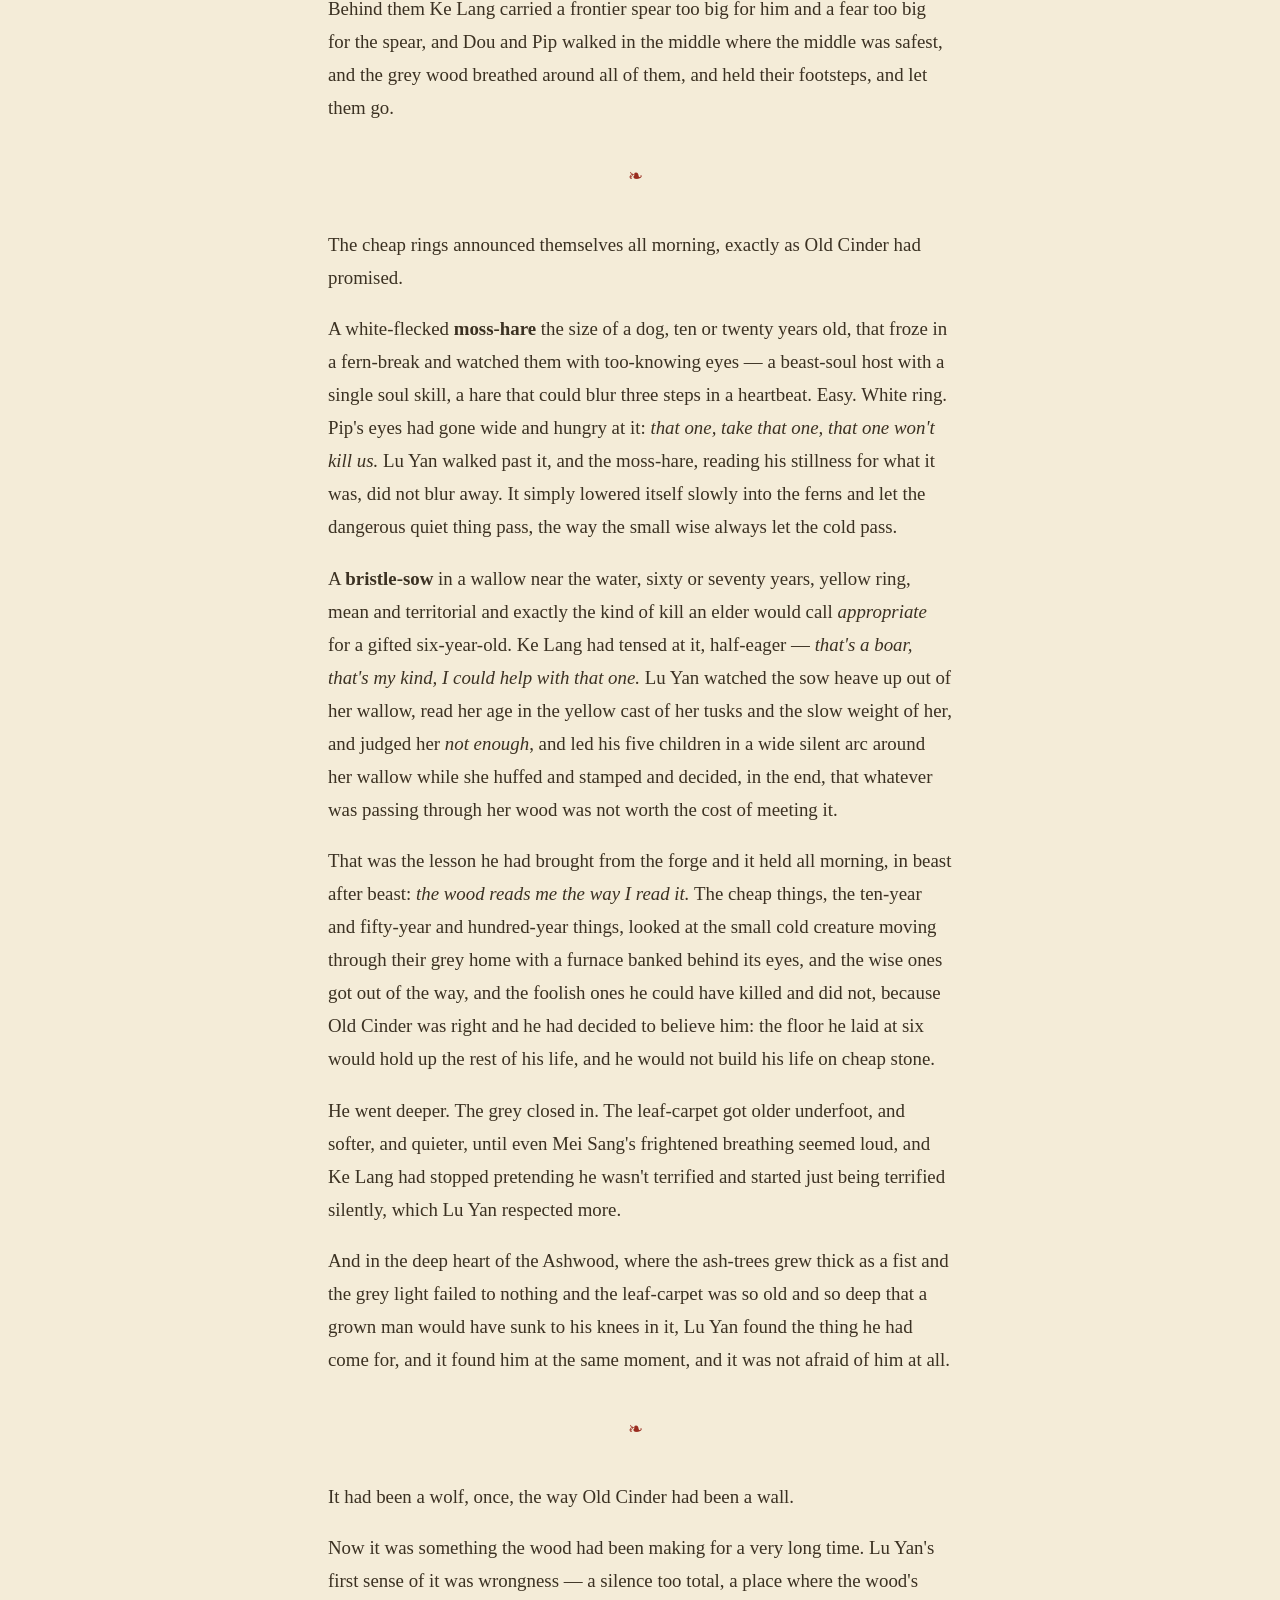
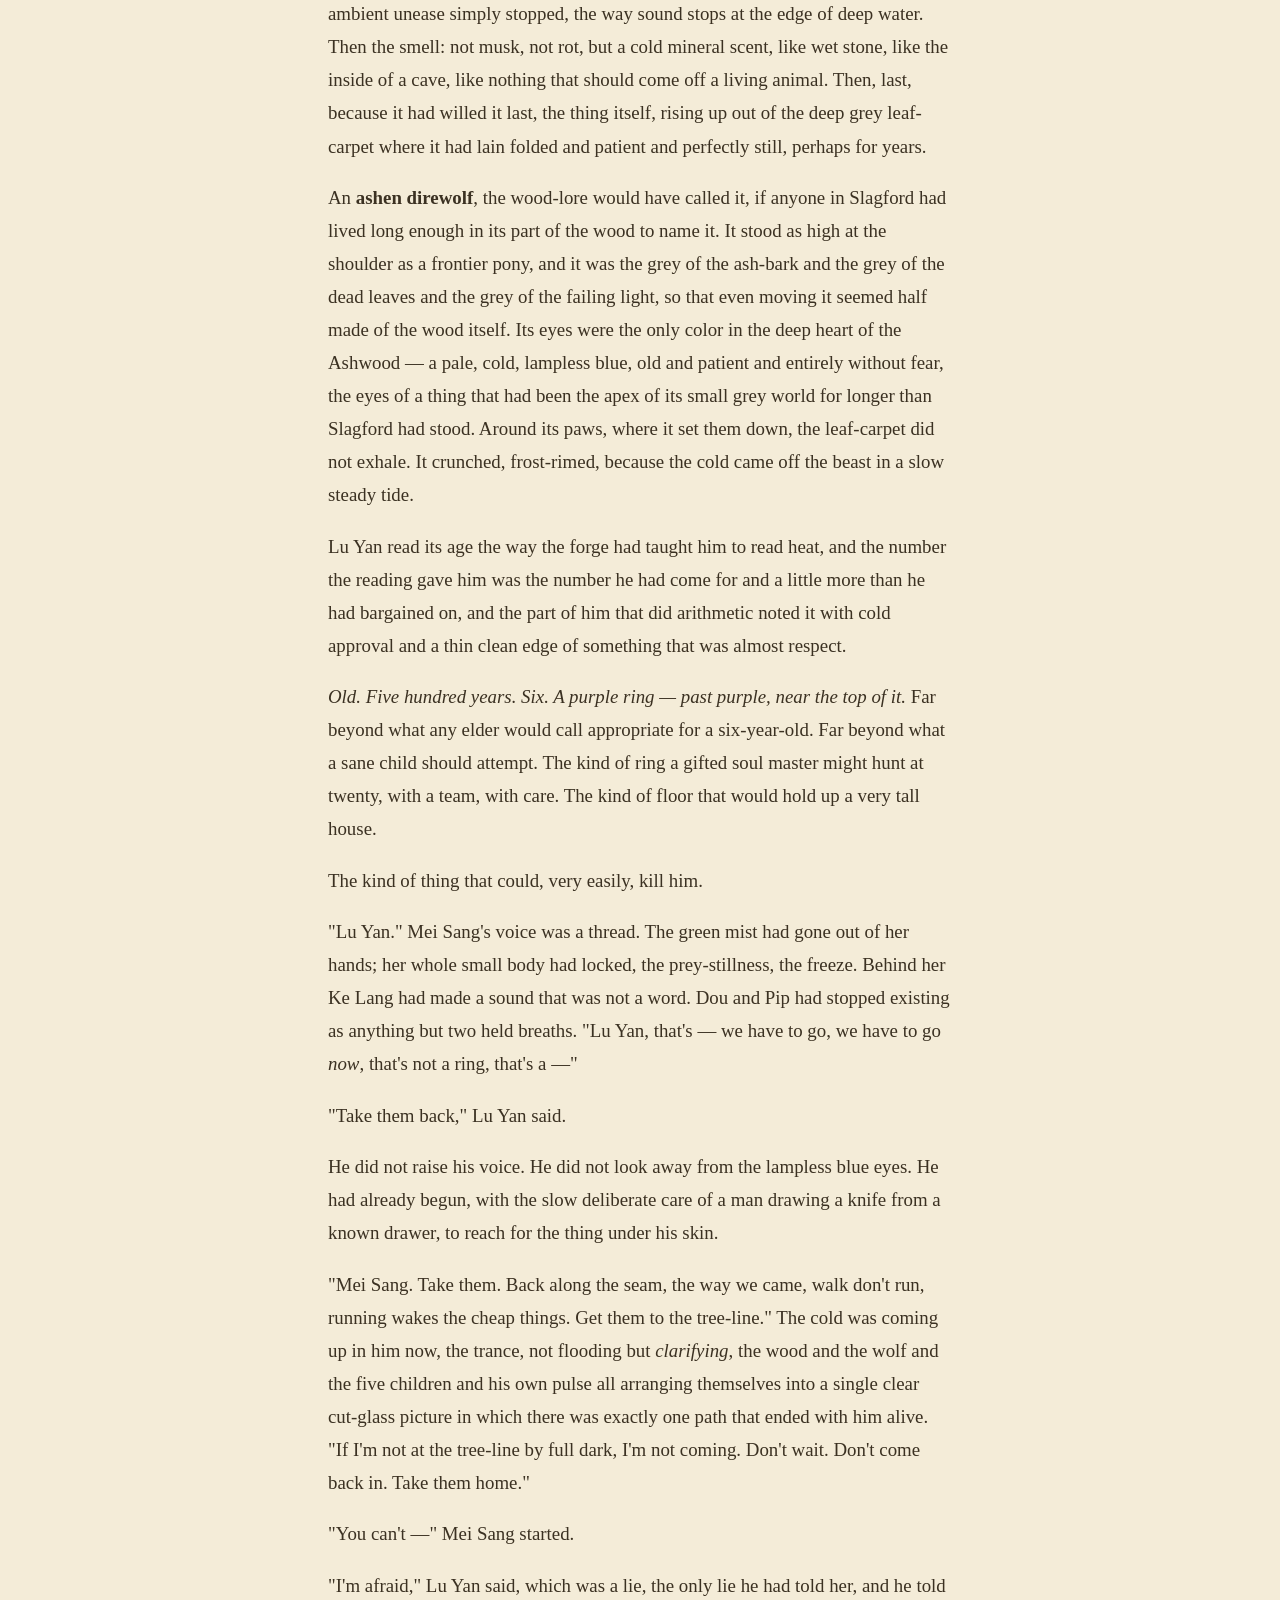
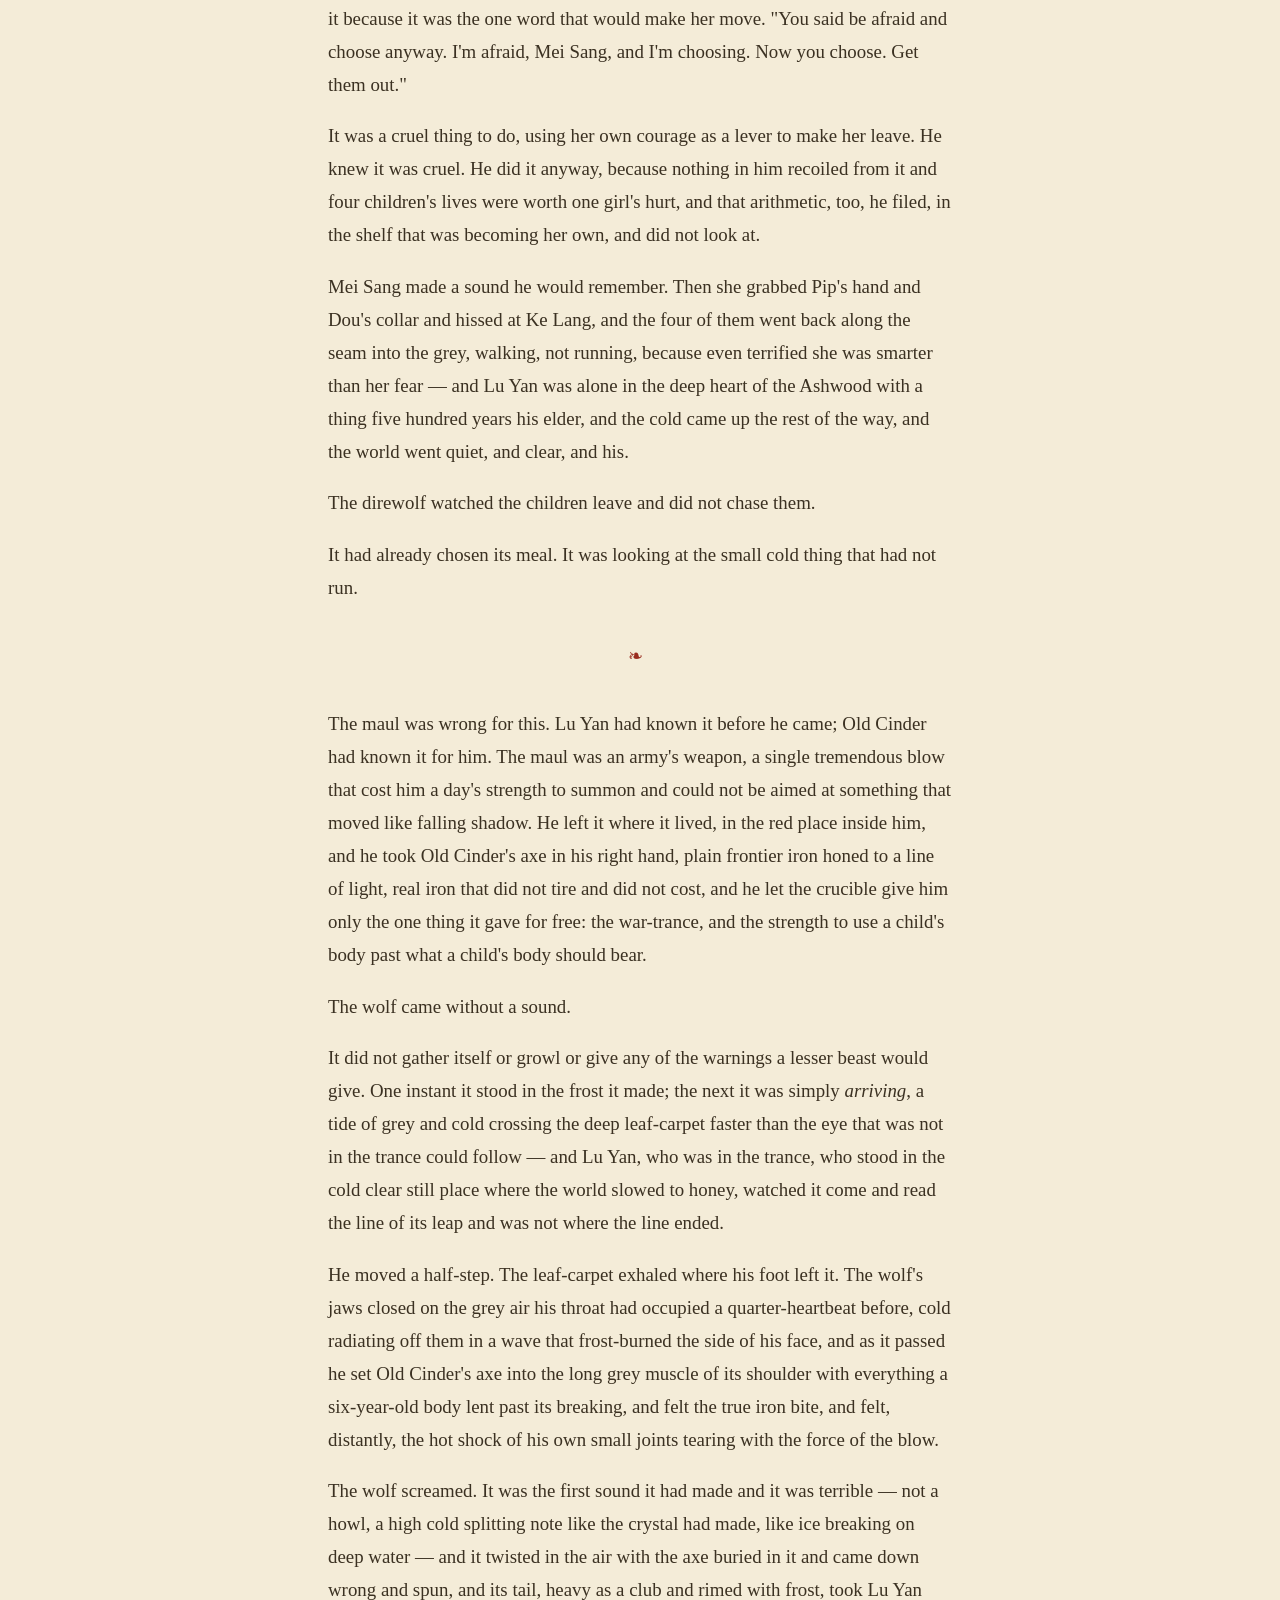
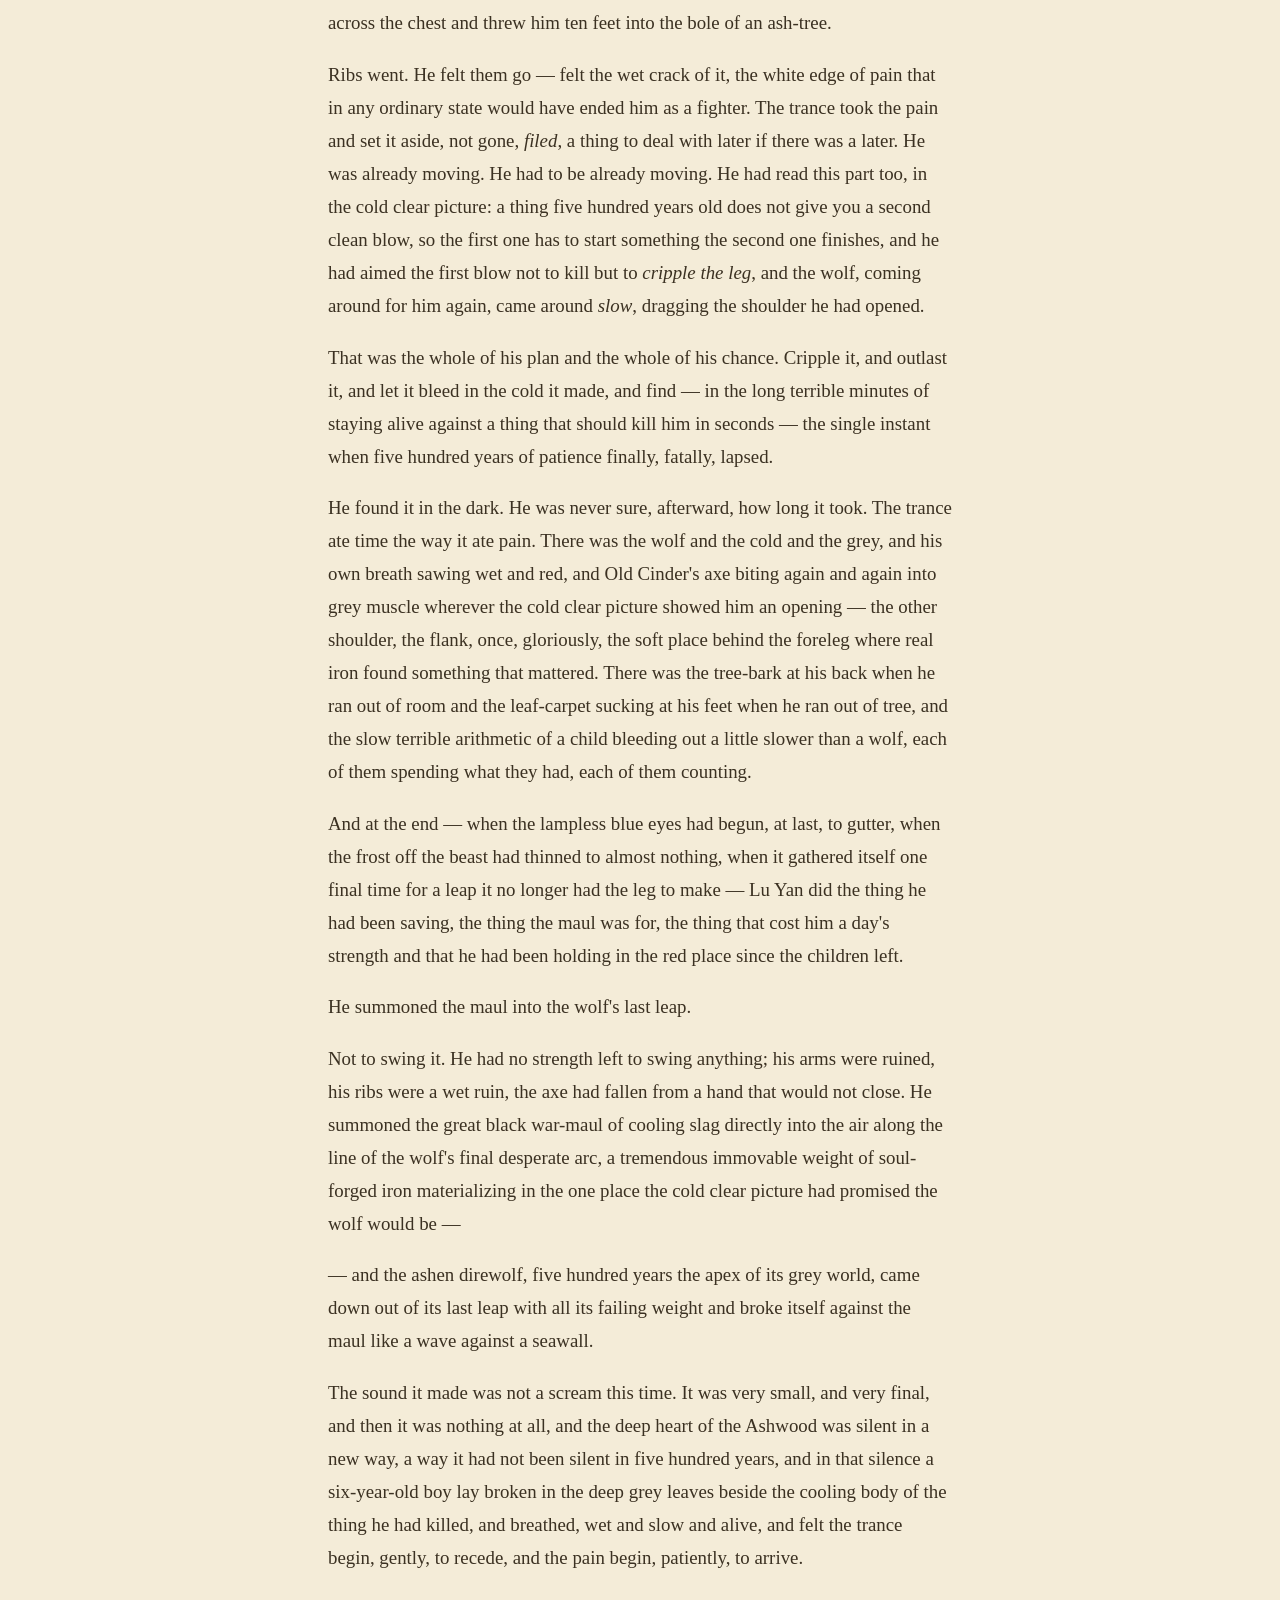
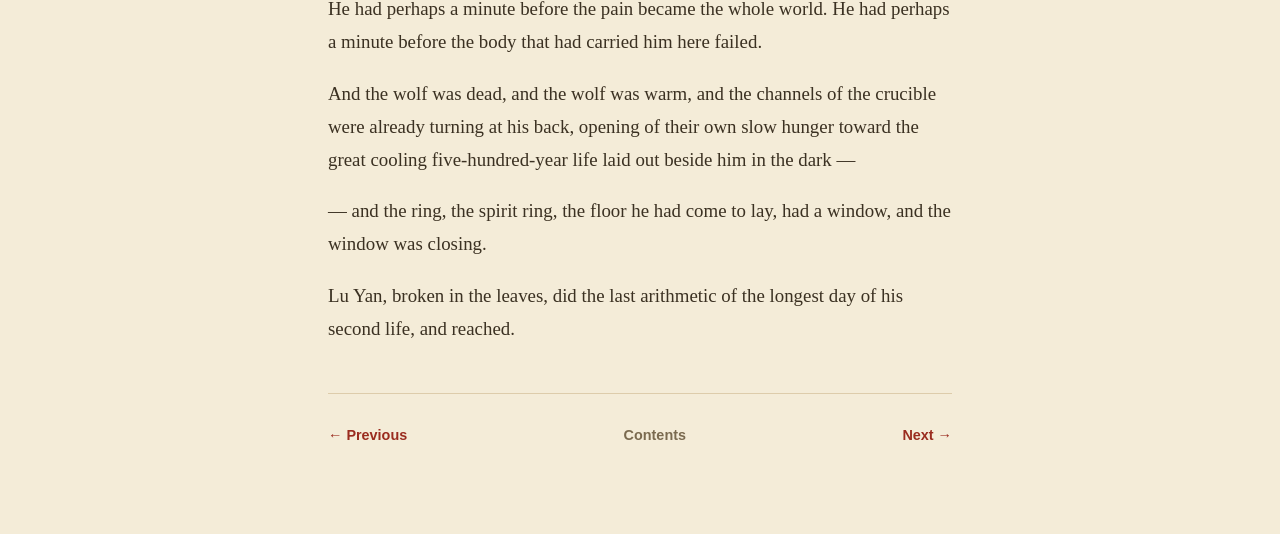
<file: docs/chapter-004.html>
<!DOCTYPE html>
<html lang="en" data-theme="sepia">
<head>
<meta charset="utf-8" />
<meta name="viewport" content="width=device-width, initial-scale=1" />
<title>Chapter 4 — The Ashwood — Crucible of the Crimson God</title>
<link rel="preconnect" href="https://fonts.googleapis.com" />
<link rel="stylesheet" href="assets/style.css" />

</head>
<body>
<div id="progress"><div id="progress-bar"></div></div>


<div class="toolbar">
  <a class="tb-btn home" href="index.html" title="Contents (Esc)">☰ Contents</a>
  <div class="tb-spacer"></div>
  <button class="tb-btn" data-action="font-dec" title="Smaller text">A−</button>
  <button class="tb-btn" data-action="font-inc" title="Larger text">A+</button>
  <button class="tb-btn" data-action="theme" title="Toggle theme (T)">◑ Theme</button>
</div>

<article class="chapter" data-prev="chapter-003.html" data-next="chapter-005.html">
  <header class="ch-head">
    <p class="ch-counter">Chapter 4 of 5</p>
    <h1 class="ch-title">Chapter 4 — The Ashwood</h1>
    <p class="ch-meta">Lu Yan, age 6 · Spirit Apprentice (rank 13, concealed) · 0 rings · POV: Lu Yan · The Ashwood, western wildlands</p>
  </header>
  <div class="ch-body">
    <hr class="scene-break" />
<p>The Ashwood was not named for fire. It was named for what grew there — pale ash-trees with bark the grey of old bone and leaves that hung even in winter, a dim, soft, perpetual grey that swallowed the morning light a hundred paces past the tree-line and never gave it back. The frost did not reach the forest floor. The forest floor reached up instead: a deep, dry, whispering carpet of fallen grey leaves that had not rotted because nothing here was in a hurry, that took a footstep and held it and let it go again with a sound like a long slow exhale.</p>
<p>It was beautiful, in the way that the inside of a mouth is beautiful before it closes.</p>
<p>Lu Yan walked point because the trance let him, and the others walked in the cone of his stillness whether they understood it or not. He had learned that too, this winter, feeding the furnace in the dark — that the war-trance was not only for the moment of killing. He could hold it low and banked, a candle instead of a forge, and in that low cold state the wood arranged itself for him: the wrong silences, the places where the leaf-carpet had been disturbed and re-settled, the faint sour-musk seam of a game trail, the slow change in the air's weight that meant the ground was about to fall away toward water. He read the Ashwood the way Old Cinder read iron. He had walked into it expecting to be prey. He found, two hundred paces past the tree-line, that some cold instinct older than either of his lives had already started teaching him to hunt.</p>
<p>"It's watching us," Mei Sang said quietly, an hour in. She walked at his left shoulder with her healer's soul half-summoned, a faint green mist clinging to her hands, useless as a weapon and worth more than any weapon, because she could feel the wood's mood the way he read its tracks. "Not one thing. The whole — all of it. Like a room where you've just stopped talking."</p>
<p>"I know," Lu Yan said.</p>
<p>"You're not afraid."</p>
<p>"No."</p>
<p>"I am," Mei Sang said, simply, without shame. "I'm going to be afraid the whole time, and I'm coming anyway, and I want you to remember that's a thing a person can do. Be afraid and choose anyway. In case you ever need to know what it looks like."</p>
<p>Lu Yan filed it. He was, he had begun to notice, filing a great many things she said, in a cabinet that was getting its own quiet shelf.</p>
<p>Behind them Ke Lang carried a frontier spear too big for him and a fear too big for the spear, and Dou and Pip walked in the middle where the middle was safest, and the grey wood breathed around all of them, and held their footsteps, and let them go.</p>
<hr class="scene-break" />
<p>The cheap rings announced themselves all morning, exactly as Old Cinder had promised.</p>
<p>A white-flecked <strong>moss-hare</strong> the size of a dog, ten or twenty years old, that froze in a fern-break and watched them with too-knowing eyes — a beast-soul host with a single soul skill, a hare that could blur three steps in a heartbeat. Easy. White ring. Pip's eyes had gone wide and hungry at it: <em>that one, take that one, that one won't kill us.</em> Lu Yan walked past it, and the moss-hare, reading his stillness for what it was, did not blur away. It simply lowered itself slowly into the ferns and let the dangerous quiet thing pass, the way the small wise always let the cold pass.</p>
<p>A <strong>bristle-sow</strong> in a wallow near the water, sixty or seventy years, yellow ring, mean and territorial and exactly the kind of kill an elder would call <em>appropriate</em> for a gifted six-year-old. Ke Lang had tensed at it, half-eager — <em>that's a boar, that's my kind, I could help with that one.</em> Lu Yan watched the sow heave up out of her wallow, read her age in the yellow cast of her tusks and the slow weight of her, and judged her <em>not enough</em>, and led his five children in a wide silent arc around her wallow while she huffed and stamped and decided, in the end, that whatever was passing through her wood was not worth the cost of meeting it.</p>
<p>That was the lesson he had brought from the forge and it held all morning, in beast after beast: <em>the wood reads me the way I read it.</em> The cheap things, the ten-year and fifty-year and hundred-year things, looked at the small cold creature moving through their grey home with a furnace banked behind its eyes, and the wise ones got out of the way, and the foolish ones he could have killed and did not, because Old Cinder was right and he had decided to believe him: the floor he laid at six would hold up the rest of his life, and he would not build his life on cheap stone.</p>
<p>He went deeper. The grey closed in. The leaf-carpet got older underfoot, and softer, and quieter, until even Mei Sang's frightened breathing seemed loud, and Ke Lang had stopped pretending he wasn't terrified and started just being terrified silently, which Lu Yan respected more.</p>
<p>And in the deep heart of the Ashwood, where the ash-trees grew thick as a fist and the grey light failed to nothing and the leaf-carpet was so old and so deep that a grown man would have sunk to his knees in it, Lu Yan found the thing he had come for, and it found him at the same moment, and it was not afraid of him at all.</p>
<hr class="scene-break" />
<p>It had been a wolf, once, the way Old Cinder had been a wall.</p>
<p>Now it was something the wood had been making for a very long time. Lu Yan's first sense of it was wrongness — a silence too total, a place where the wood's ambient unease simply stopped, the way sound stops at the edge of deep water. Then the smell: not musk, not rot, but a cold mineral scent, like wet stone, like the inside of a cave, like nothing that should come off a living animal. Then, last, because it had willed it last, the thing itself, rising up out of the deep grey leaf-carpet where it had lain folded and patient and perfectly still, perhaps for years.</p>
<p>An <strong>ashen direwolf</strong>, the wood-lore would have called it, if anyone in Slagford had lived long enough in its part of the wood to name it. It stood as high at the shoulder as a frontier pony, and it was the grey of the ash-bark and the grey of the dead leaves and the grey of the failing light, so that even moving it seemed half made of the wood itself. Its eyes were the only color in the deep heart of the Ashwood — a pale, cold, lampless blue, old and patient and entirely without fear, the eyes of a thing that had been the apex of its small grey world for longer than Slagford had stood. Around its paws, where it set them down, the leaf-carpet did not exhale. It crunched, frost-rimed, because the cold came off the beast in a slow steady tide.</p>
<p>Lu Yan read its age the way the forge had taught him to read heat, and the number the reading gave him was the number he had come for and a little more than he had bargained on, and the part of him that did arithmetic noted it with cold approval and a thin clean edge of something that was almost respect.</p>
<p><em>Old. Five hundred years. Six. A purple ring — past purple, near the top of it.</em> Far beyond what any elder would call appropriate for a six-year-old. Far beyond what a sane child should attempt. The kind of ring a gifted soul master might hunt at twenty, with a team, with care. The kind of floor that would hold up a very tall house.</p>
<p>The kind of thing that could, very easily, kill him.</p>
<p>"Lu Yan." Mei Sang's voice was a thread. The green mist had gone out of her hands; her whole small body had locked, the prey-stillness, the freeze. Behind her Ke Lang had made a sound that was not a word. Dou and Pip had stopped existing as anything but two held breaths. "Lu Yan, that's — we have to go, we have to go <em>now</em>, that's not a ring, that's a —"</p>
<p>"Take them back," Lu Yan said.</p>
<p>He did not raise his voice. He did not look away from the lampless blue eyes. He had already begun, with the slow deliberate care of a man drawing a knife from a known drawer, to reach for the thing under his skin.</p>
<p>"Mei Sang. Take them. Back along the seam, the way we came, walk don't run, running wakes the cheap things. Get them to the tree-line." The cold was coming up in him now, the trance, not flooding but <em>clarifying</em>, the wood and the wolf and the five children and his own pulse all arranging themselves into a single clear cut-glass picture in which there was exactly one path that ended with him alive. "If I'm not at the tree-line by full dark, I'm not coming. Don't wait. Don't come back in. Take them home."</p>
<p>"You can't —" Mei Sang started.</p>
<p>"I'm afraid," Lu Yan said, which was a lie, the only lie he had told her, and he told it because it was the one word that would make her move. "You said be afraid and choose anyway. I'm afraid, Mei Sang, and I'm choosing. Now you choose. Get them out."</p>
<p>It was a cruel thing to do, using her own courage as a lever to make her leave. He knew it was cruel. He did it anyway, because nothing in him recoiled from it and four children's lives were worth one girl's hurt, and that arithmetic, too, he filed, in the shelf that was becoming her own, and did not look at.</p>
<p>Mei Sang made a sound he would remember. Then she grabbed Pip's hand and Dou's collar and hissed at Ke Lang, and the four of them went back along the seam into the grey, walking, not running, because even terrified she was smarter than her fear — and Lu Yan was alone in the deep heart of the Ashwood with a thing five hundred years his elder, and the cold came up the rest of the way, and the world went quiet, and clear, and his.</p>
<p>The direwolf watched the children leave and did not chase them.</p>
<p>It had already chosen its meal. It was looking at the small cold thing that had not run.</p>
<hr class="scene-break" />
<p>The maul was wrong for this. Lu Yan had known it before he came; Old Cinder had known it for him. The maul was an army's weapon, a single tremendous blow that cost him a day's strength to summon and could not be aimed at something that moved like falling shadow. He left it where it lived, in the red place inside him, and he took Old Cinder's axe in his right hand, plain frontier iron honed to a line of light, real iron that did not tire and did not cost, and he let the crucible give him only the one thing it gave for free: the war-trance, and the strength to use a child's body past what a child's body should bear.</p>
<p>The wolf came without a sound.</p>
<p>It did not gather itself or growl or give any of the warnings a lesser beast would give. One instant it stood in the frost it made; the next it was simply <em>arriving</em>, a tide of grey and cold crossing the deep leaf-carpet faster than the eye that was not in the trance could follow — and Lu Yan, who was in the trance, who stood in the cold clear still place where the world slowed to honey, watched it come and read the line of its leap and was not where the line ended.</p>
<p>He moved a half-step. The leaf-carpet exhaled where his foot left it. The wolf's jaws closed on the grey air his throat had occupied a quarter-heartbeat before, cold radiating off them in a wave that frost-burned the side of his face, and as it passed he set Old Cinder's axe into the long grey muscle of its shoulder with everything a six-year-old body lent past its breaking, and felt the true iron bite, and felt, distantly, the hot shock of his own small joints tearing with the force of the blow.</p>
<p>The wolf screamed. It was the first sound it had made and it was terrible — not a howl, a high cold splitting note like the crystal had made, like ice breaking on deep water — and it twisted in the air with the axe buried in it and came down wrong and spun, and its tail, heavy as a club and rimed with frost, took Lu Yan across the chest and threw him ten feet into the bole of an ash-tree.</p>
<p>Ribs went. He felt them go — felt the wet crack of it, the white edge of pain that in any ordinary state would have ended him as a fighter. The trance took the pain and set it aside, not gone, <em>filed</em>, a thing to deal with later if there was a later. He was already moving. He had to be already moving. He had read this part too, in the cold clear picture: a thing five hundred years old does not give you a second clean blow, so the first one has to start something the second one finishes, and he had aimed the first blow not to kill but to <em>cripple the leg</em>, and the wolf, coming around for him again, came around <em>slow</em>, dragging the shoulder he had opened.</p>
<p>That was the whole of his plan and the whole of his chance. Cripple it, and outlast it, and let it bleed in the cold it made, and find — in the long terrible minutes of staying alive against a thing that should kill him in seconds — the single instant when five hundred years of patience finally, fatally, lapsed.</p>
<p>He found it in the dark. He was never sure, afterward, how long it took. The trance ate time the way it ate pain. There was the wolf and the cold and the grey, and his own breath sawing wet and red, and Old Cinder's axe biting again and again into grey muscle wherever the cold clear picture showed him an opening — the other shoulder, the flank, once, gloriously, the soft place behind the foreleg where real iron found something that mattered. There was the tree-bark at his back when he ran out of room and the leaf-carpet sucking at his feet when he ran out of tree, and the slow terrible arithmetic of a child bleeding out a little slower than a wolf, each of them spending what they had, each of them counting.</p>
<p>And at the end — when the lampless blue eyes had begun, at last, to gutter, when the frost off the beast had thinned to almost nothing, when it gathered itself one final time for a leap it no longer had the leg to make — Lu Yan did the thing he had been saving, the thing the maul was for, the thing that cost him a day's strength and that he had been holding in the red place since the children left.</p>
<p>He summoned the maul into the wolf's last leap.</p>
<p>Not to swing it. He had no strength left to swing anything; his arms were ruined, his ribs were a wet ruin, the axe had fallen from a hand that would not close. He summoned the great black war-maul of cooling slag directly into the air along the line of the wolf's final desperate arc, a tremendous immovable weight of soul-forged iron materializing in the one place the cold clear picture had promised the wolf would be —</p>
<p>— and the ashen direwolf, five hundred years the apex of its grey world, came down out of its last leap with all its failing weight and broke itself against the maul like a wave against a seawall.</p>
<p>The sound it made was not a scream this time. It was very small, and very final, and then it was nothing at all, and the deep heart of the Ashwood was silent in a new way, a way it had not been silent in five hundred years, and in that silence a six-year-old boy lay broken in the deep grey leaves beside the cooling body of the thing he had killed, and breathed, wet and slow and alive, and felt the trance begin, gently, to recede, and the pain begin, patiently, to arrive.</p>
<p>He had perhaps a minute before the pain became the whole world. He had perhaps a minute before the body that had carried him here failed.</p>
<p>And the wolf was dead, and the wolf was warm, and the channels of the crucible were already turning at his back, opening of their own slow hunger toward the great cooling five-hundred-year life laid out beside him in the dark —</p>
<p>— and the ring, the spirit ring, the floor he had come to lay, had a window, and the window was closing.</p>
<p>Lu Yan, broken in the leaves, did the last arithmetic of the longest day of his second life, and reached.</p>
  </div>
  <nav class="ch-nav">
    <a class="nav-prev" href="chapter-003.html" data-key="prev">← Previous</a>
    <a class="nav-home" href="index.html">Contents</a>
    <a class="nav-next" href="chapter-005.html" data-key="next">Next →</a>
  </nav>
</article>

<script src="assets/reader.js"></script>
</body>
</html>
</file>
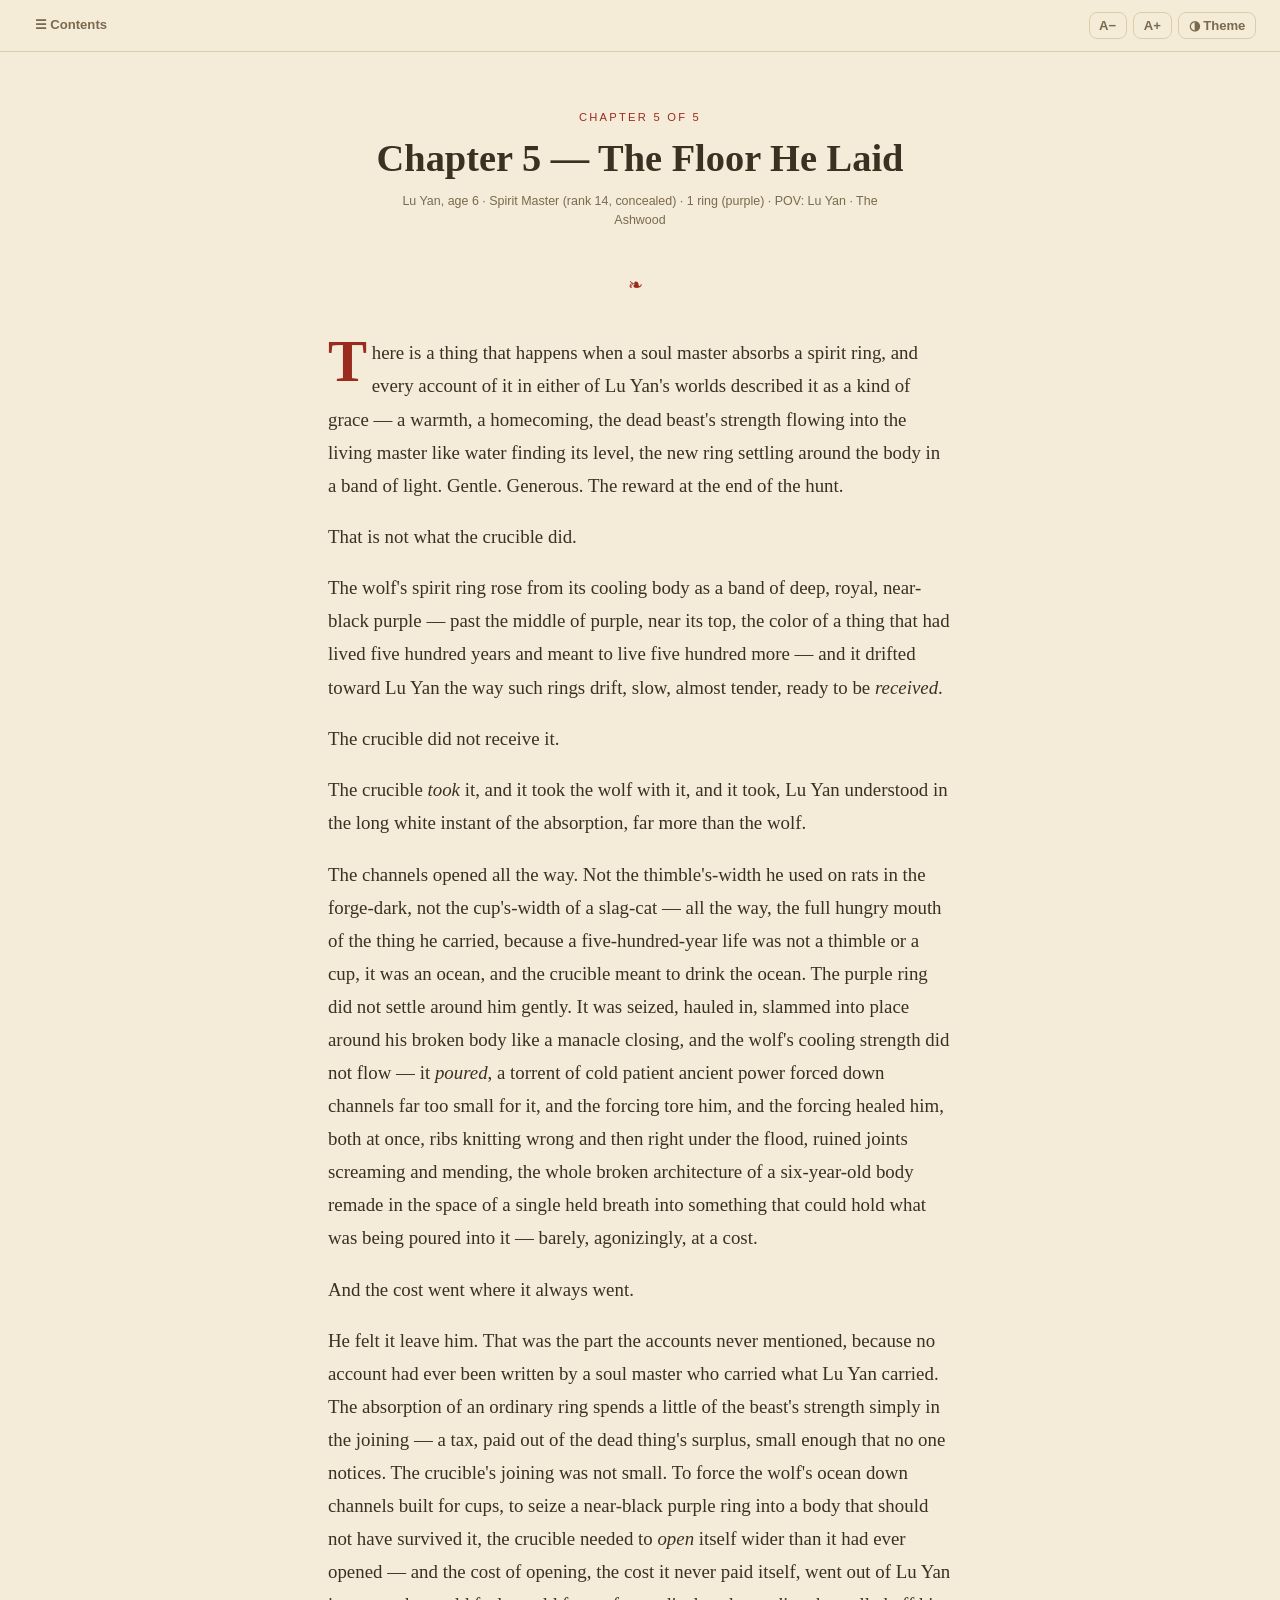
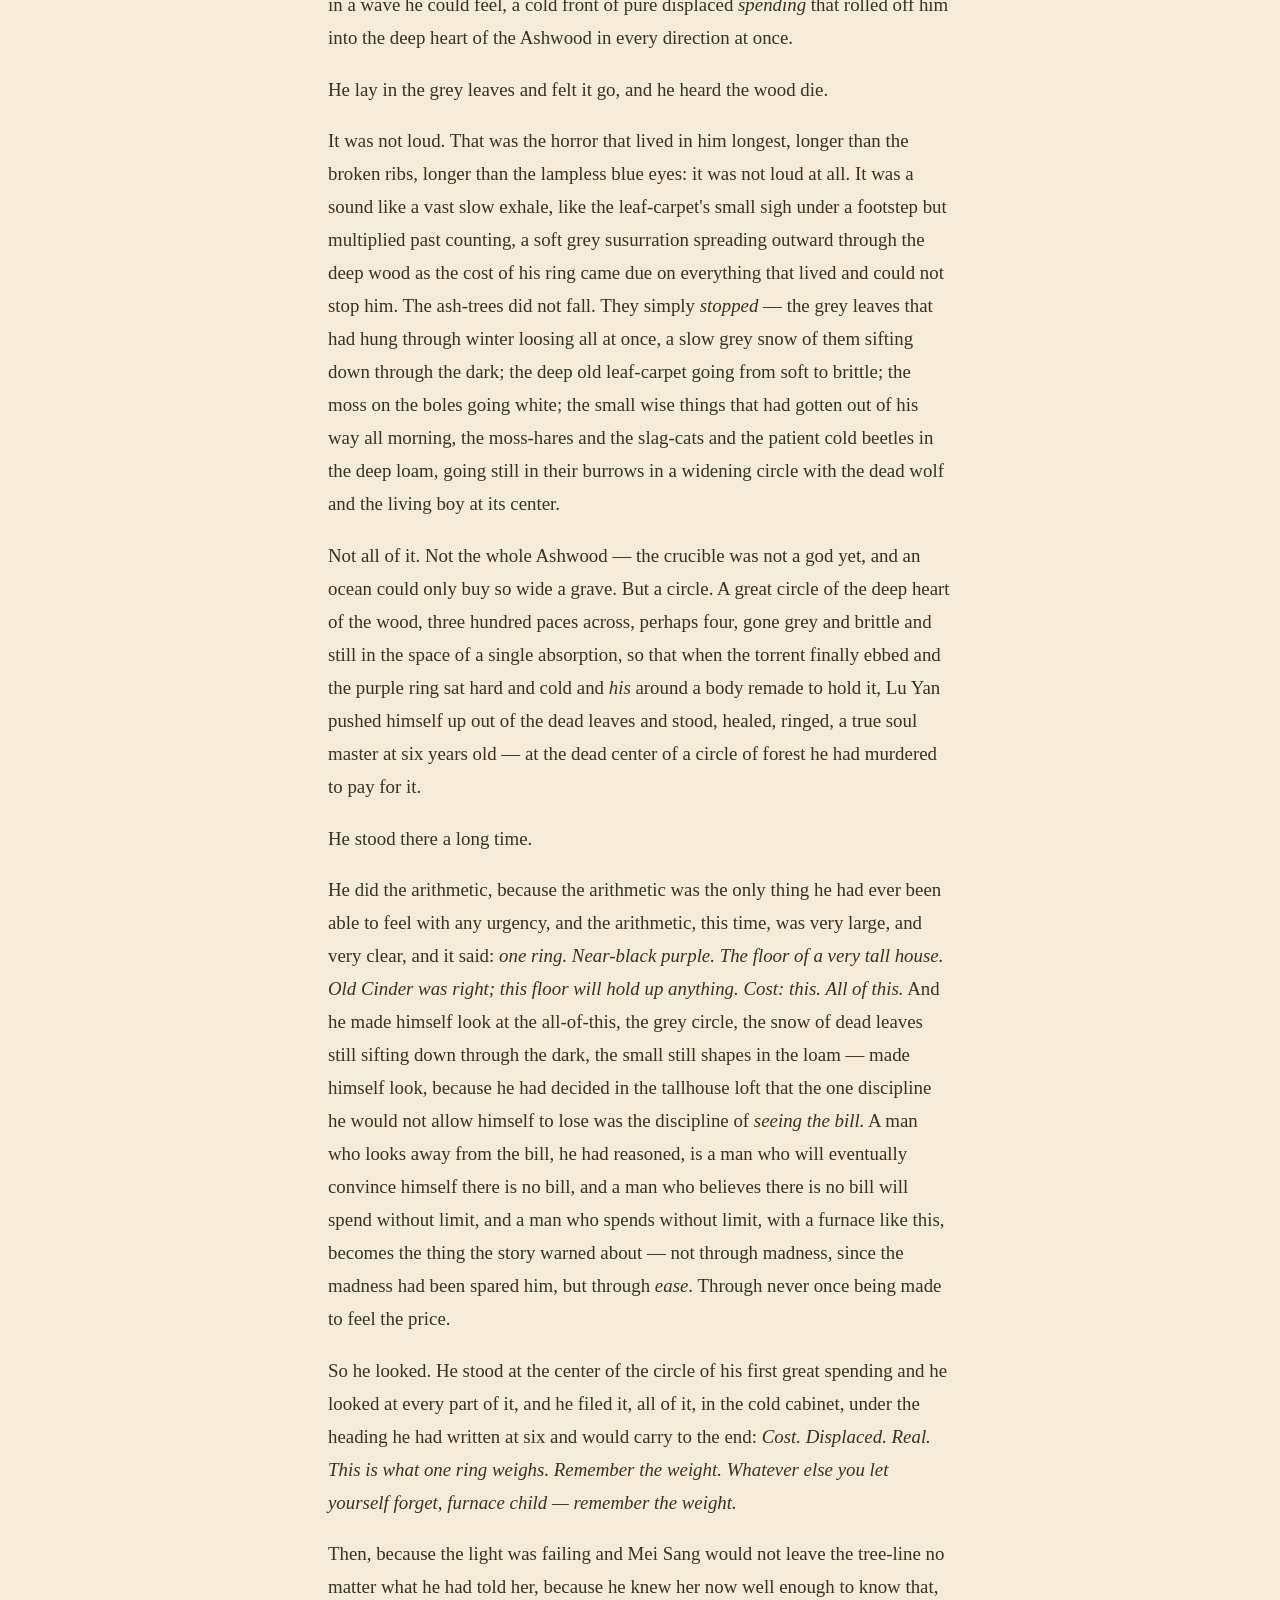
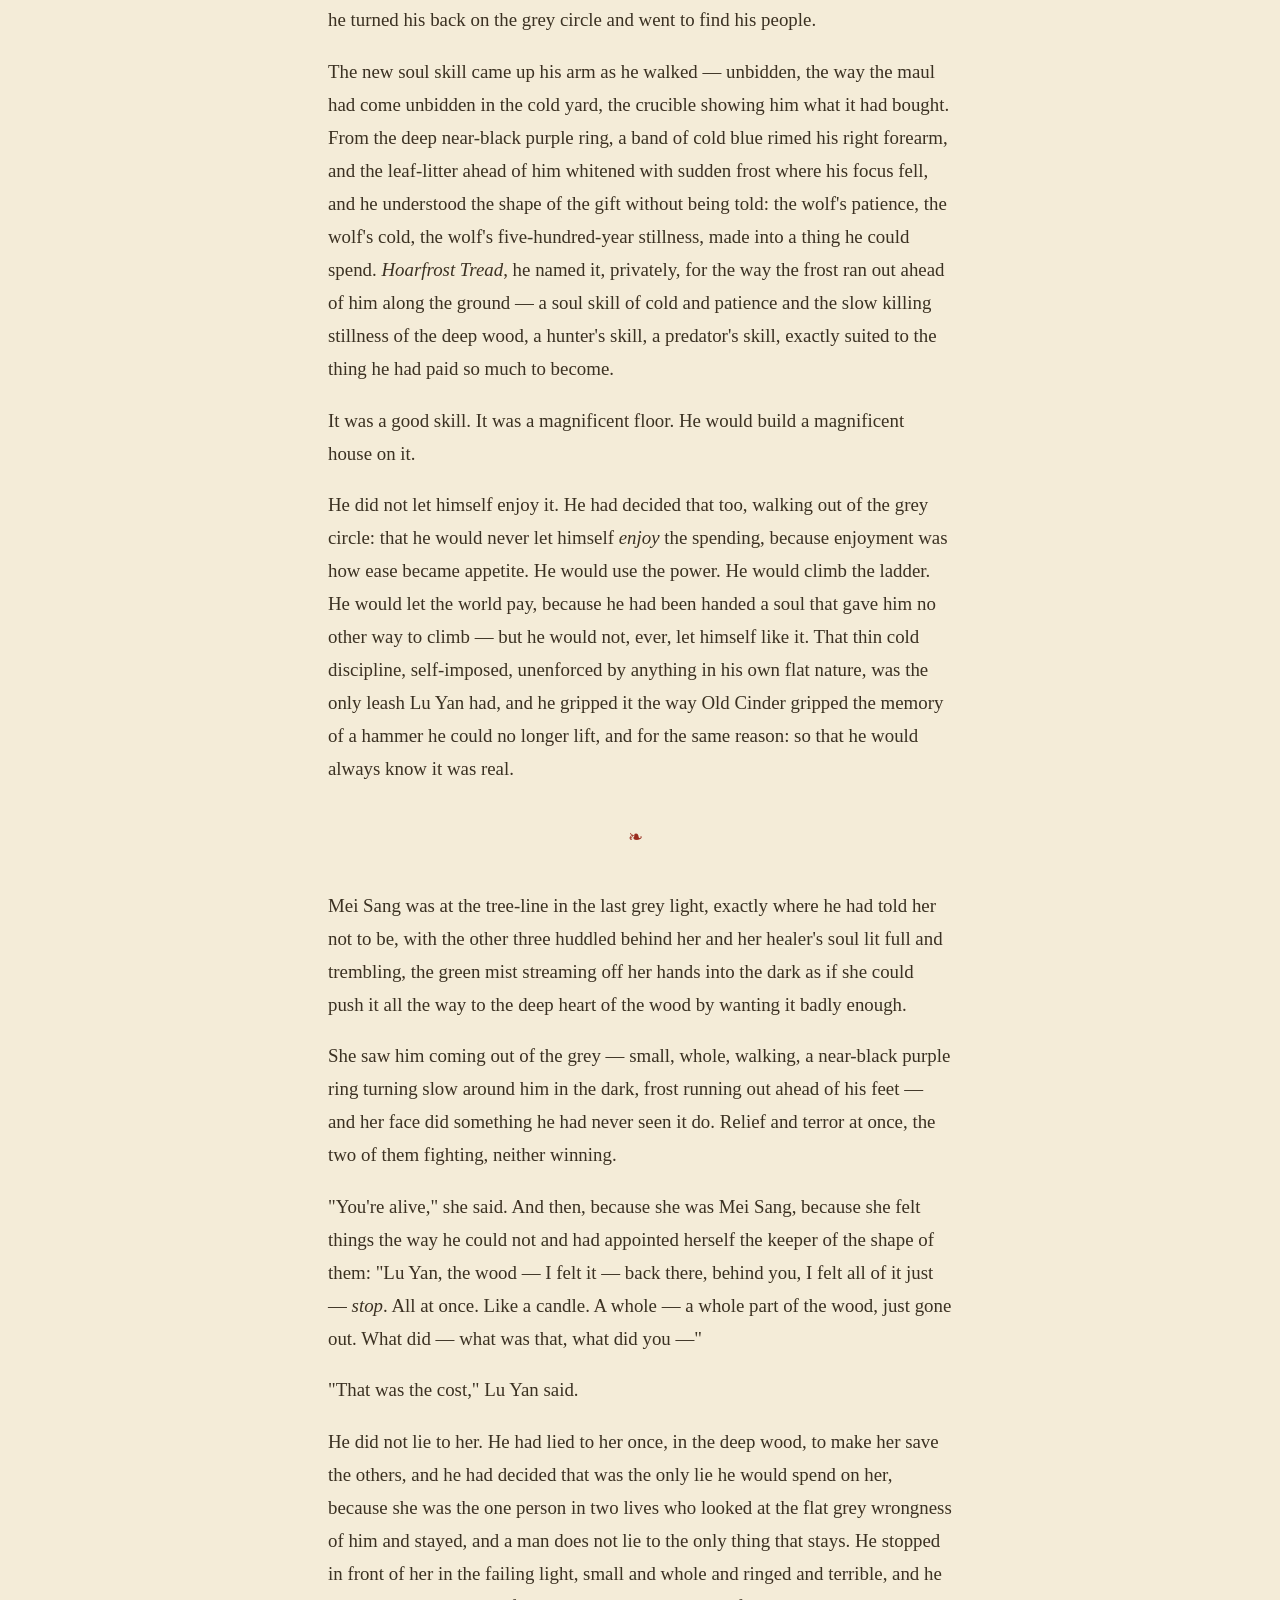
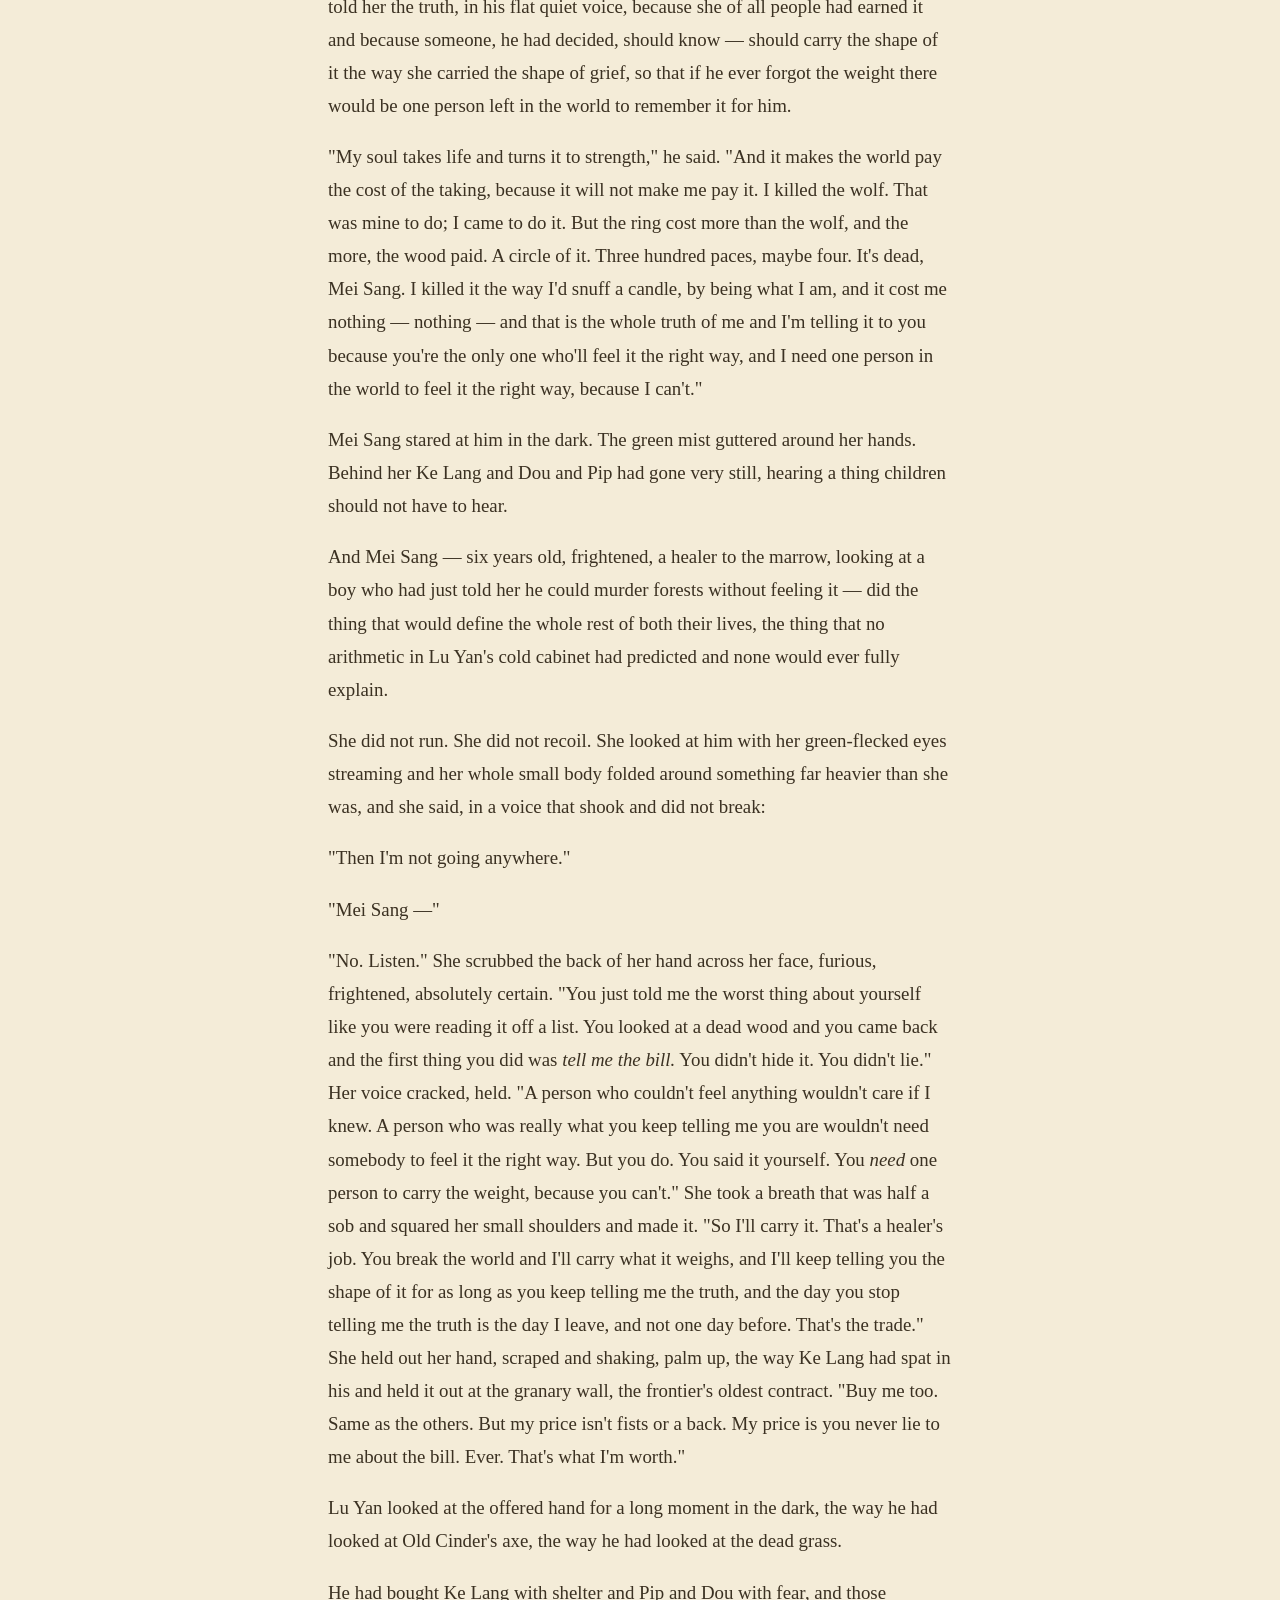
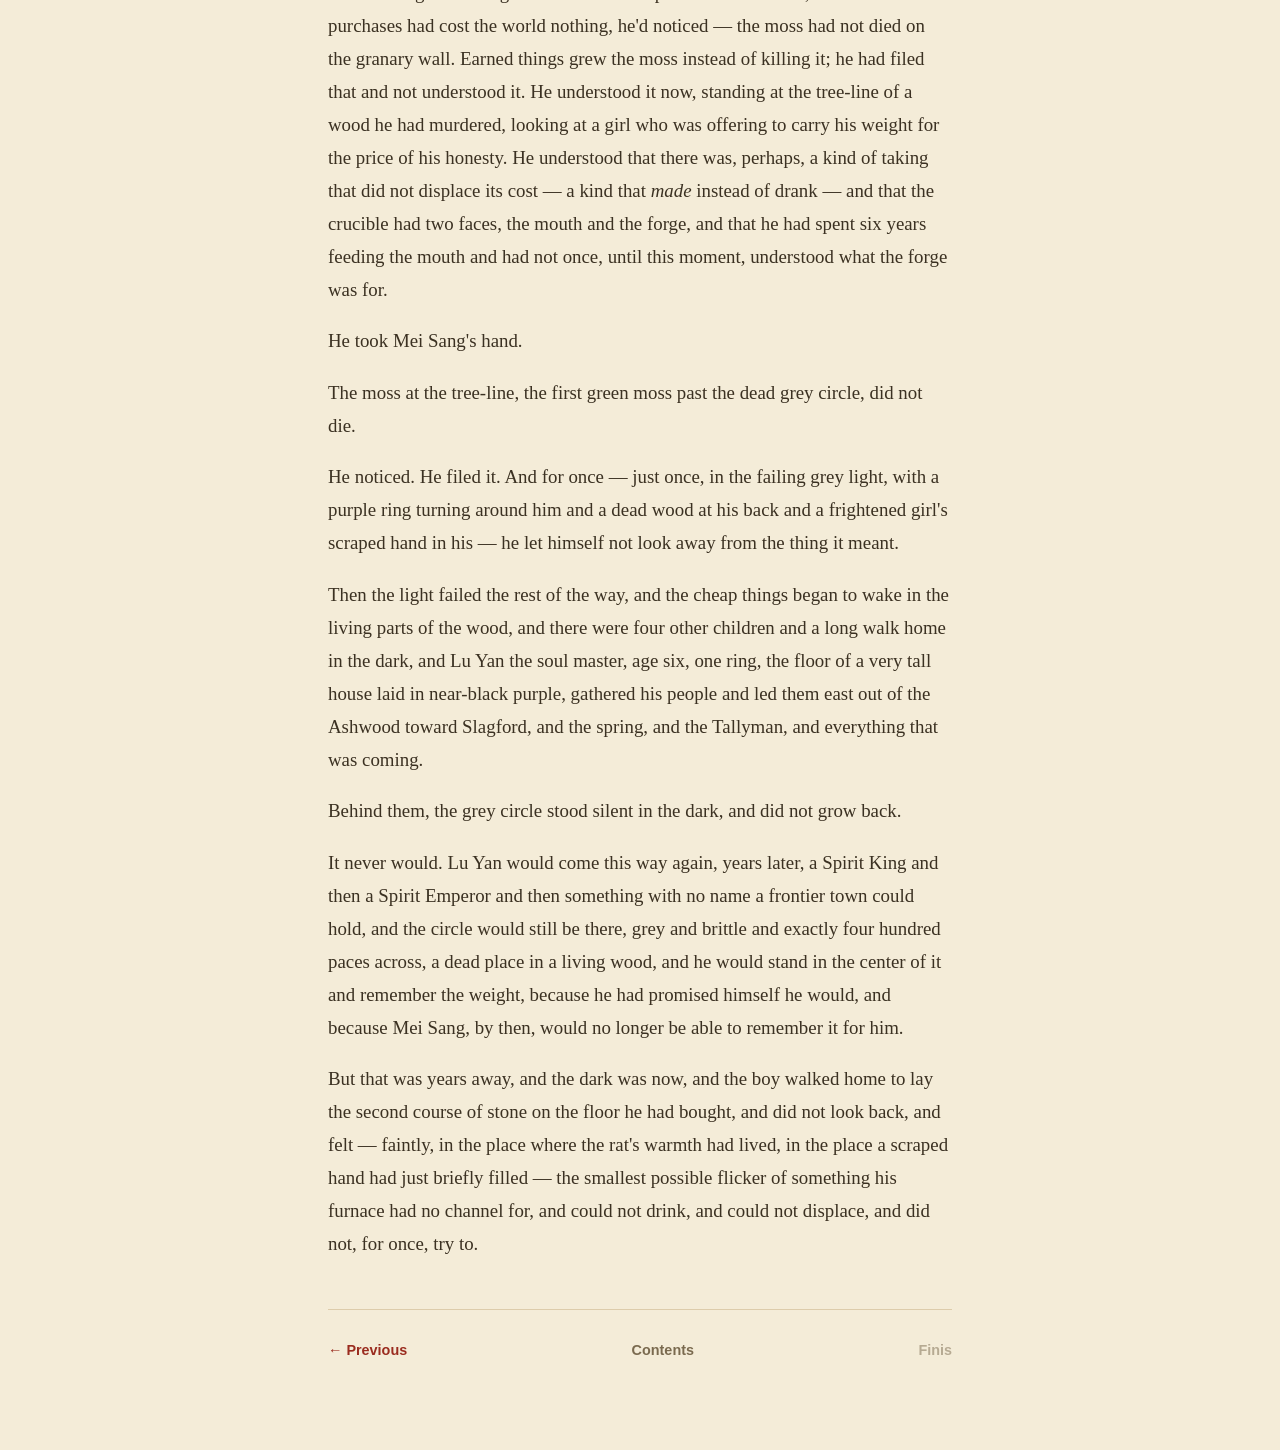
<file: docs/chapter-005.html>
<!DOCTYPE html>
<html lang="en" data-theme="sepia">
<head>
<meta charset="utf-8" />
<meta name="viewport" content="width=device-width, initial-scale=1" />
<title>Chapter 5 — The Floor He Laid — Crucible of the Crimson God</title>
<link rel="preconnect" href="https://fonts.googleapis.com" />
<link rel="stylesheet" href="assets/style.css" />

</head>
<body>
<div id="progress"><div id="progress-bar"></div></div>


<div class="toolbar">
  <a class="tb-btn home" href="index.html" title="Contents (Esc)">☰ Contents</a>
  <div class="tb-spacer"></div>
  <button class="tb-btn" data-action="font-dec" title="Smaller text">A−</button>
  <button class="tb-btn" data-action="font-inc" title="Larger text">A+</button>
  <button class="tb-btn" data-action="theme" title="Toggle theme (T)">◑ Theme</button>
</div>

<article class="chapter" data-prev="chapter-004.html" data-next="">
  <header class="ch-head">
    <p class="ch-counter">Chapter 5 of 5</p>
    <h1 class="ch-title">Chapter 5 — The Floor He Laid</h1>
    <p class="ch-meta">Lu Yan, age 6 · Spirit Master (rank 14, concealed) · 1 ring (purple) · POV: Lu Yan · The Ashwood</p>
  </header>
  <div class="ch-body">
    <hr class="scene-break" />
<p>There is a thing that happens when a soul master absorbs a spirit ring, and every account of it in either of Lu Yan's worlds described it as a kind of grace — a warmth, a homecoming, the dead beast's strength flowing into the living master like water finding its level, the new ring settling around the body in a band of light. Gentle. Generous. The reward at the end of the hunt.</p>
<p>That is not what the crucible did.</p>
<p>The wolf's spirit ring rose from its cooling body as a band of deep, royal, near-black purple — past the middle of purple, near its top, the color of a thing that had lived five hundred years and meant to live five hundred more — and it drifted toward Lu Yan the way such rings drift, slow, almost tender, ready to be <em>received</em>.</p>
<p>The crucible did not receive it.</p>
<p>The crucible <em>took</em> it, and it took the wolf with it, and it took, Lu Yan understood in the long white instant of the absorption, far more than the wolf.</p>
<p>The channels opened all the way. Not the thimble's-width he used on rats in the forge-dark, not the cup's-width of a slag-cat — all the way, the full hungry mouth of the thing he carried, because a five-hundred-year life was not a thimble or a cup, it was an ocean, and the crucible meant to drink the ocean. The purple ring did not settle around him gently. It was seized, hauled in, slammed into place around his broken body like a manacle closing, and the wolf's cooling strength did not flow — it <em>poured</em>, a torrent of cold patient ancient power forced down channels far too small for it, and the forcing tore him, and the forcing healed him, both at once, ribs knitting wrong and then right under the flood, ruined joints screaming and mending, the whole broken architecture of a six-year-old body remade in the space of a single held breath into something that could hold what was being poured into it — barely, agonizingly, at a cost.</p>
<p>And the cost went where it always went.</p>
<p>He felt it leave him. That was the part the accounts never mentioned, because no account had ever been written by a soul master who carried what Lu Yan carried. The absorption of an ordinary ring spends a little of the beast's strength simply in the joining — a tax, paid out of the dead thing's surplus, small enough that no one notices. The crucible's joining was not small. To force the wolf's ocean down channels built for cups, to seize a near-black purple ring into a body that should not have survived it, the crucible needed to <em>open</em> itself wider than it had ever opened — and the cost of opening, the cost it never paid itself, went out of Lu Yan in a wave he could feel, a cold front of pure displaced <em>spending</em> that rolled off him into the deep heart of the Ashwood in every direction at once.</p>
<p>He lay in the grey leaves and felt it go, and he heard the wood die.</p>
<p>It was not loud. That was the horror that lived in him longest, longer than the broken ribs, longer than the lampless blue eyes: it was not loud at all. It was a sound like a vast slow exhale, like the leaf-carpet's small sigh under a footstep but multiplied past counting, a soft grey susurration spreading outward through the deep wood as the cost of his ring came due on everything that lived and could not stop him. The ash-trees did not fall. They simply <em>stopped</em> — the grey leaves that had hung through winter loosing all at once, a slow grey snow of them sifting down through the dark; the deep old leaf-carpet going from soft to brittle; the moss on the boles going white; the small wise things that had gotten out of his way all morning, the moss-hares and the slag-cats and the patient cold beetles in the deep loam, going still in their burrows in a widening circle with the dead wolf and the living boy at its center.</p>
<p>Not all of it. Not the whole Ashwood — the crucible was not a god yet, and an ocean could only buy so wide a grave. But a circle. A great circle of the deep heart of the wood, three hundred paces across, perhaps four, gone grey and brittle and still in the space of a single absorption, so that when the torrent finally ebbed and the purple ring sat hard and cold and <em>his</em> around a body remade to hold it, Lu Yan pushed himself up out of the dead leaves and stood, healed, ringed, a true soul master at six years old — at the dead center of a circle of forest he had murdered to pay for it.</p>
<p>He stood there a long time.</p>
<p>He did the arithmetic, because the arithmetic was the only thing he had ever been able to feel with any urgency, and the arithmetic, this time, was very large, and very clear, and it said: <em>one ring. Near-black purple. The floor of a very tall house. Old Cinder was right; this floor will hold up anything. Cost: this. All of this.</em> And he made himself look at the all-of-this, the grey circle, the snow of dead leaves still sifting down through the dark, the small still shapes in the loam — made himself look, because he had decided in the tallhouse loft that the one discipline he would not allow himself to lose was the discipline of <em>seeing the bill.</em> A man who looks away from the bill, he had reasoned, is a man who will eventually convince himself there is no bill, and a man who believes there is no bill will spend without limit, and a man who spends without limit, with a furnace like this, becomes the thing the story warned about — not through madness, since the madness had been spared him, but through <em>ease</em>. Through never once being made to feel the price.</p>
<p>So he looked. He stood at the center of the circle of his first great spending and he looked at every part of it, and he filed it, all of it, in the cold cabinet, under the heading he had written at six and would carry to the end: <em>Cost. Displaced. Real. This is what one ring weighs. Remember the weight. Whatever else you let yourself forget, furnace child — remember the weight.</em></p>
<p>Then, because the light was failing and Mei Sang would not leave the tree-line no matter what he had told her, because he knew her now well enough to know that, he turned his back on the grey circle and went to find his people.</p>
<p>The new soul skill came up his arm as he walked — unbidden, the way the maul had come unbidden in the cold yard, the crucible showing him what it had bought. From the deep near-black purple ring, a band of cold blue rimed his right forearm, and the leaf-litter ahead of him whitened with sudden frost where his focus fell, and he understood the shape of the gift without being told: the wolf's patience, the wolf's cold, the wolf's five-hundred-year stillness, made into a thing he could spend. <em>Hoarfrost Tread</em>, he named it, privately, for the way the frost ran out ahead of him along the ground — a soul skill of cold and patience and the slow killing stillness of the deep wood, a hunter's skill, a predator's skill, exactly suited to the thing he had paid so much to become.</p>
<p>It was a good skill. It was a magnificent floor. He would build a magnificent house on it.</p>
<p>He did not let himself enjoy it. He had decided that too, walking out of the grey circle: that he would never let himself <em>enjoy</em> the spending, because enjoyment was how ease became appetite. He would use the power. He would climb the ladder. He would let the world pay, because he had been handed a soul that gave him no other way to climb — but he would not, ever, let himself like it. That thin cold discipline, self-imposed, unenforced by anything in his own flat nature, was the only leash Lu Yan had, and he gripped it the way Old Cinder gripped the memory of a hammer he could no longer lift, and for the same reason: so that he would always know it was real.</p>
<hr class="scene-break" />
<p>Mei Sang was at the tree-line in the last grey light, exactly where he had told her not to be, with the other three huddled behind her and her healer's soul lit full and trembling, the green mist streaming off her hands into the dark as if she could push it all the way to the deep heart of the wood by wanting it badly enough.</p>
<p>She saw him coming out of the grey — small, whole, walking, a near-black purple ring turning slow around him in the dark, frost running out ahead of his feet — and her face did something he had never seen it do. Relief and terror at once, the two of them fighting, neither winning.</p>
<p>"You're alive," she said. And then, because she was Mei Sang, because she felt things the way he could not and had appointed herself the keeper of the shape of them: "Lu Yan, the wood — I felt it — back there, behind you, I felt all of it just — <em>stop</em>. All at once. Like a candle. A whole — a whole part of the wood, just gone out. What did — what was that, what did you —"</p>
<p>"That was the cost," Lu Yan said.</p>
<p>He did not lie to her. He had lied to her once, in the deep wood, to make her save the others, and he had decided that was the only lie he would spend on her, because she was the one person in two lives who looked at the flat grey wrongness of him and stayed, and a man does not lie to the only thing that stays. He stopped in front of her in the failing light, small and whole and ringed and terrible, and he told her the truth, in his flat quiet voice, because she of all people had earned it and because someone, he had decided, should know — should carry the shape of it the way she carried the shape of grief, so that if he ever forgot the weight there would be one person left in the world to remember it for him.</p>
<p>"My soul takes life and turns it to strength," he said. "And it makes the world pay the cost of the taking, because it will not make me pay it. I killed the wolf. That was mine to do; I came to do it. But the ring cost more than the wolf, and the more, the wood paid. A circle of it. Three hundred paces, maybe four. It's dead, Mei Sang. I killed it the way I'd snuff a candle, by being what I am, and it cost me nothing — nothing — and that is the whole truth of me and I'm telling it to you because you're the only one who'll feel it the right way, and I need one person in the world to feel it the right way, because I can't."</p>
<p>Mei Sang stared at him in the dark. The green mist guttered around her hands. Behind her Ke Lang and Dou and Pip had gone very still, hearing a thing children should not have to hear.</p>
<p>And Mei Sang — six years old, frightened, a healer to the marrow, looking at a boy who had just told her he could murder forests without feeling it — did the thing that would define the whole rest of both their lives, the thing that no arithmetic in Lu Yan's cold cabinet had predicted and none would ever fully explain.</p>
<p>She did not run. She did not recoil. She looked at him with her green-flecked eyes streaming and her whole small body folded around something far heavier than she was, and she said, in a voice that shook and did not break:</p>
<p>"Then I'm not going anywhere."</p>
<p>"Mei Sang —"</p>
<p>"No. Listen." She scrubbed the back of her hand across her face, furious, frightened, absolutely certain. "You just told me the worst thing about yourself like you were reading it off a list. You looked at a dead wood and you came back and the first thing you did was <em>tell me the bill.</em> You didn't hide it. You didn't lie." Her voice cracked, held. "A person who couldn't feel anything wouldn't care if I knew. A person who was really what you keep telling me you are wouldn't need somebody to feel it the right way. But you do. You said it yourself. You <em>need</em> one person to carry the weight, because you can't." She took a breath that was half a sob and squared her small shoulders and made it. "So I'll carry it. That's a healer's job. You break the world and I'll carry what it weighs, and I'll keep telling you the shape of it for as long as you keep telling me the truth, and the day you stop telling me the truth is the day I leave, and not one day before. That's the trade." She held out her hand, scraped and shaking, palm up, the way Ke Lang had spat in his and held it out at the granary wall, the frontier's oldest contract. "Buy me too. Same as the others. But my price isn't fists or a back. My price is you never lie to me about the bill. Ever. That's what I'm worth."</p>
<p>Lu Yan looked at the offered hand for a long moment in the dark, the way he had looked at Old Cinder's axe, the way he had looked at the dead grass.</p>
<p>He had bought Ke Lang with shelter and Pip and Dou with fear, and those purchases had cost the world nothing, he'd noticed — the moss had not died on the granary wall. Earned things grew the moss instead of killing it; he had filed that and not understood it. He understood it now, standing at the tree-line of a wood he had murdered, looking at a girl who was offering to carry his weight for the price of his honesty. He understood that there was, perhaps, a kind of taking that did not displace its cost — a kind that <em>made</em> instead of drank — and that the crucible had two faces, the mouth and the forge, and that he had spent six years feeding the mouth and had not once, until this moment, understood what the forge was for.</p>
<p>He took Mei Sang's hand.</p>
<p>The moss at the tree-line, the first green moss past the dead grey circle, did not die.</p>
<p>He noticed. He filed it. And for once — just once, in the failing grey light, with a purple ring turning around him and a dead wood at his back and a frightened girl's scraped hand in his — he let himself not look away from the thing it meant.</p>
<p>Then the light failed the rest of the way, and the cheap things began to wake in the living parts of the wood, and there were four other children and a long walk home in the dark, and Lu Yan the soul master, age six, one ring, the floor of a very tall house laid in near-black purple, gathered his people and led them east out of the Ashwood toward Slagford, and the spring, and the Tallyman, and everything that was coming.</p>
<p>Behind them, the grey circle stood silent in the dark, and did not grow back.</p>
<p>It never would. Lu Yan would come this way again, years later, a Spirit King and then a Spirit Emperor and then something with no name a frontier town could hold, and the circle would still be there, grey and brittle and exactly four hundred paces across, a dead place in a living wood, and he would stand in the center of it and remember the weight, because he had promised himself he would, and because Mei Sang, by then, would no longer be able to remember it for him.</p>
<p>But that was years away, and the dark was now, and the boy walked home to lay the second course of stone on the floor he had bought, and did not look back, and felt — faintly, in the place where the rat's warmth had lived, in the place a scraped hand had just briefly filled — the smallest possible flicker of something his furnace had no channel for, and could not drink, and could not displace, and did not, for once, try to.</p>
  </div>
  <nav class="ch-nav">
    <a class="nav-prev" href="chapter-004.html" data-key="prev">← Previous</a>
    <a class="nav-home" href="index.html">Contents</a>
    <span class="nav-next disabled">Finis</span>
  </nav>
</article>

<script src="assets/reader.js"></script>
</body>
</html>
</file>
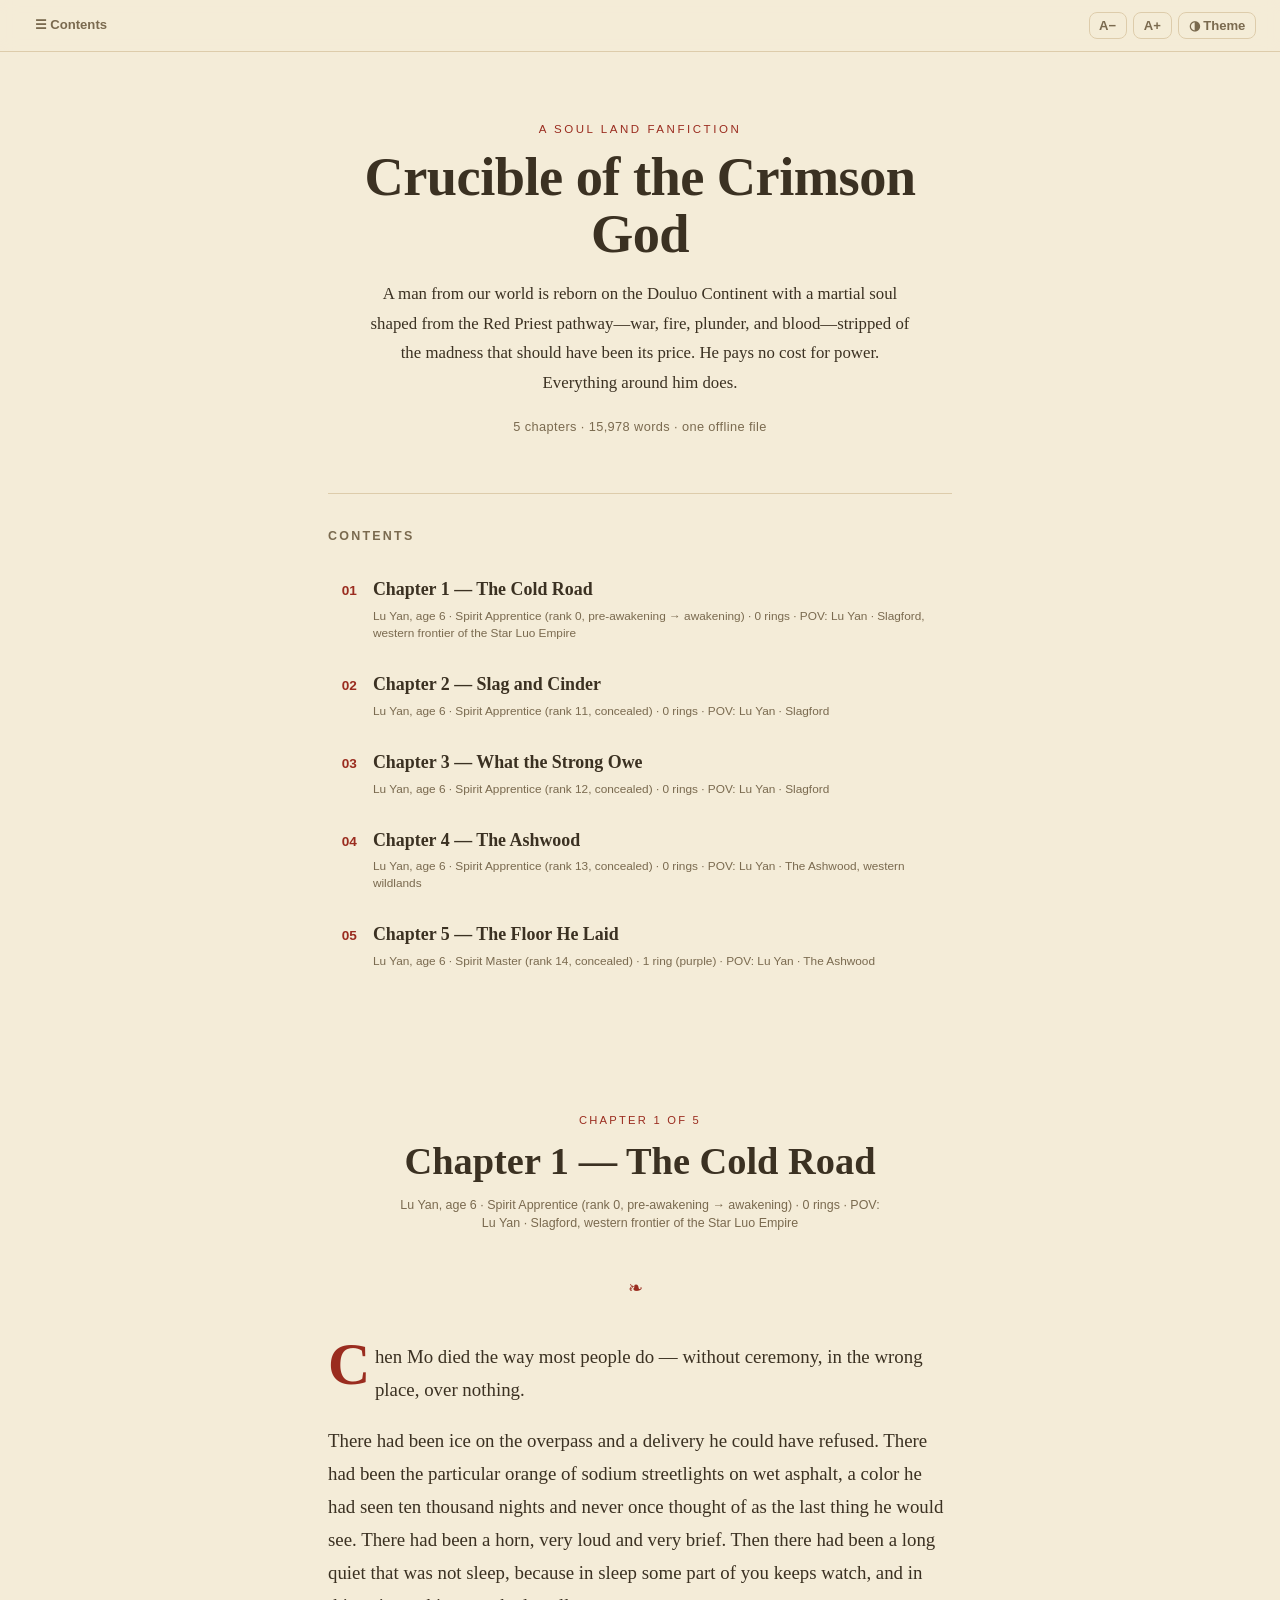
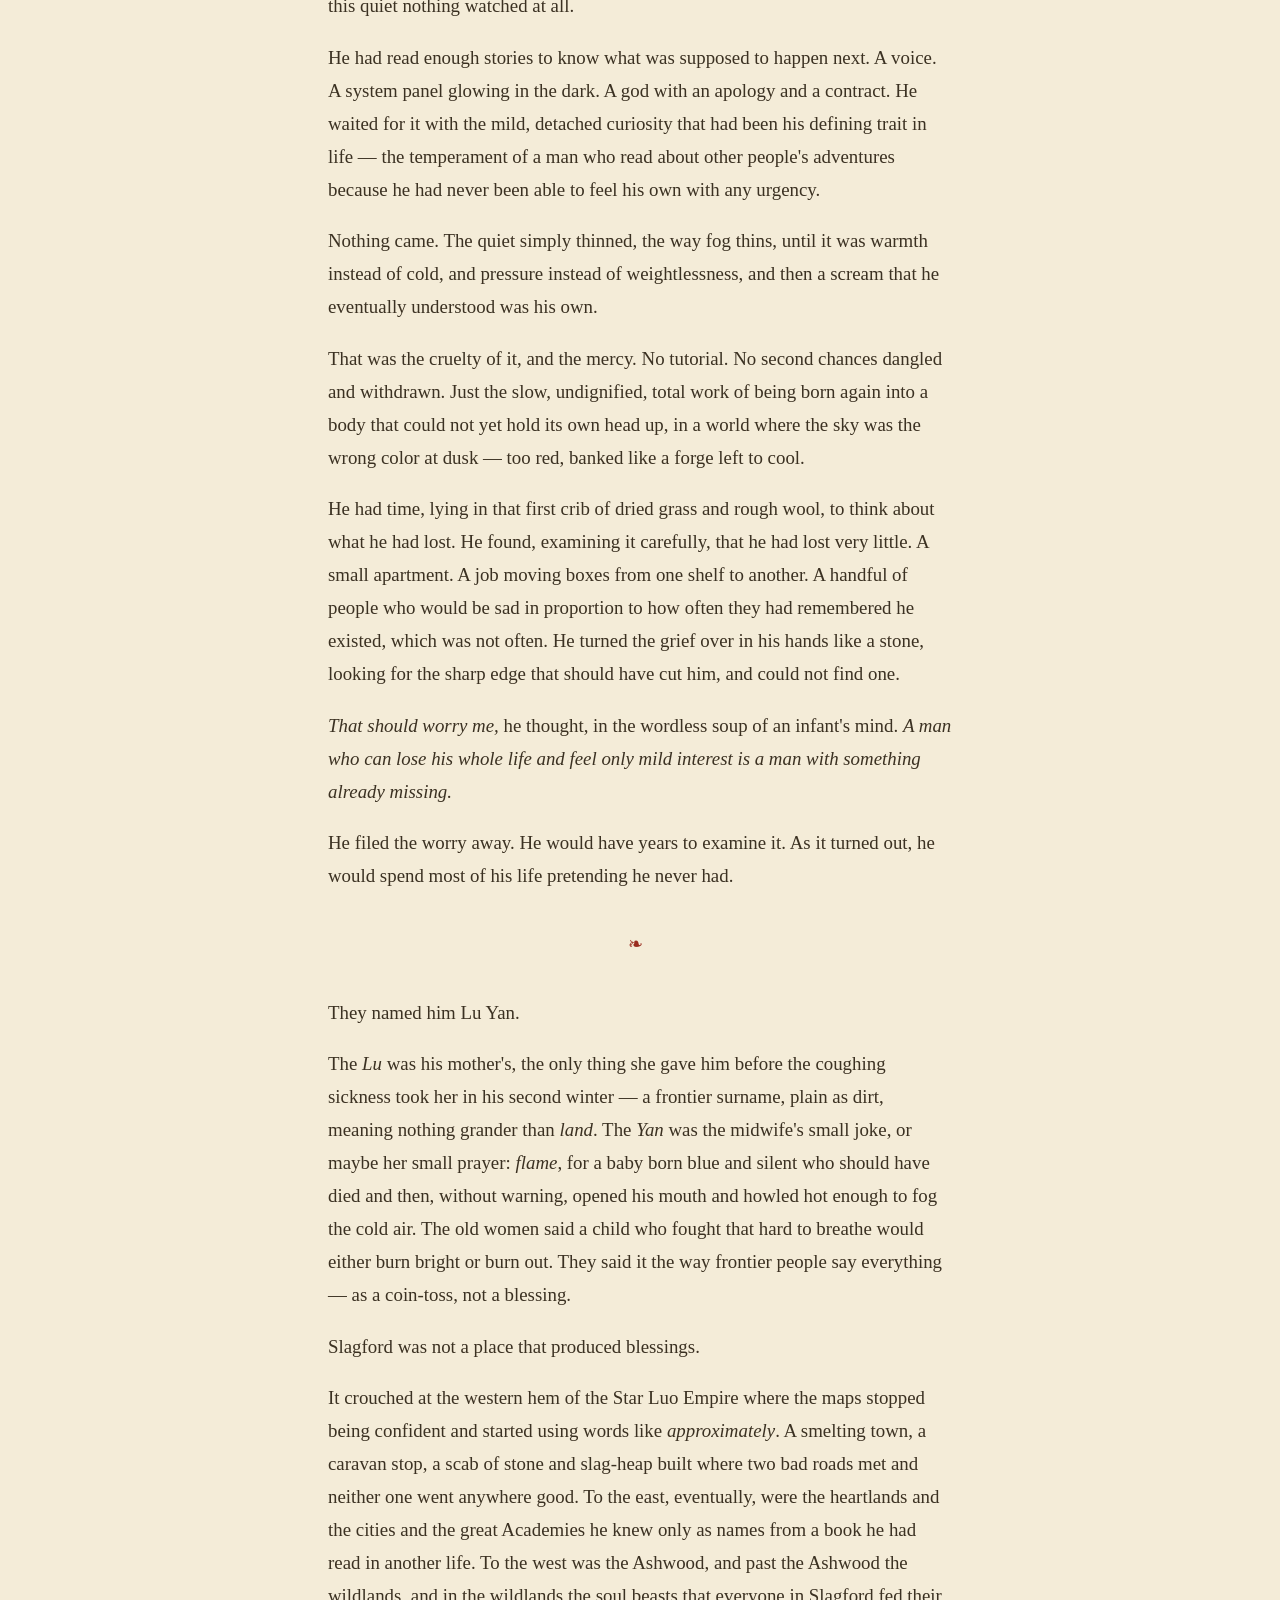
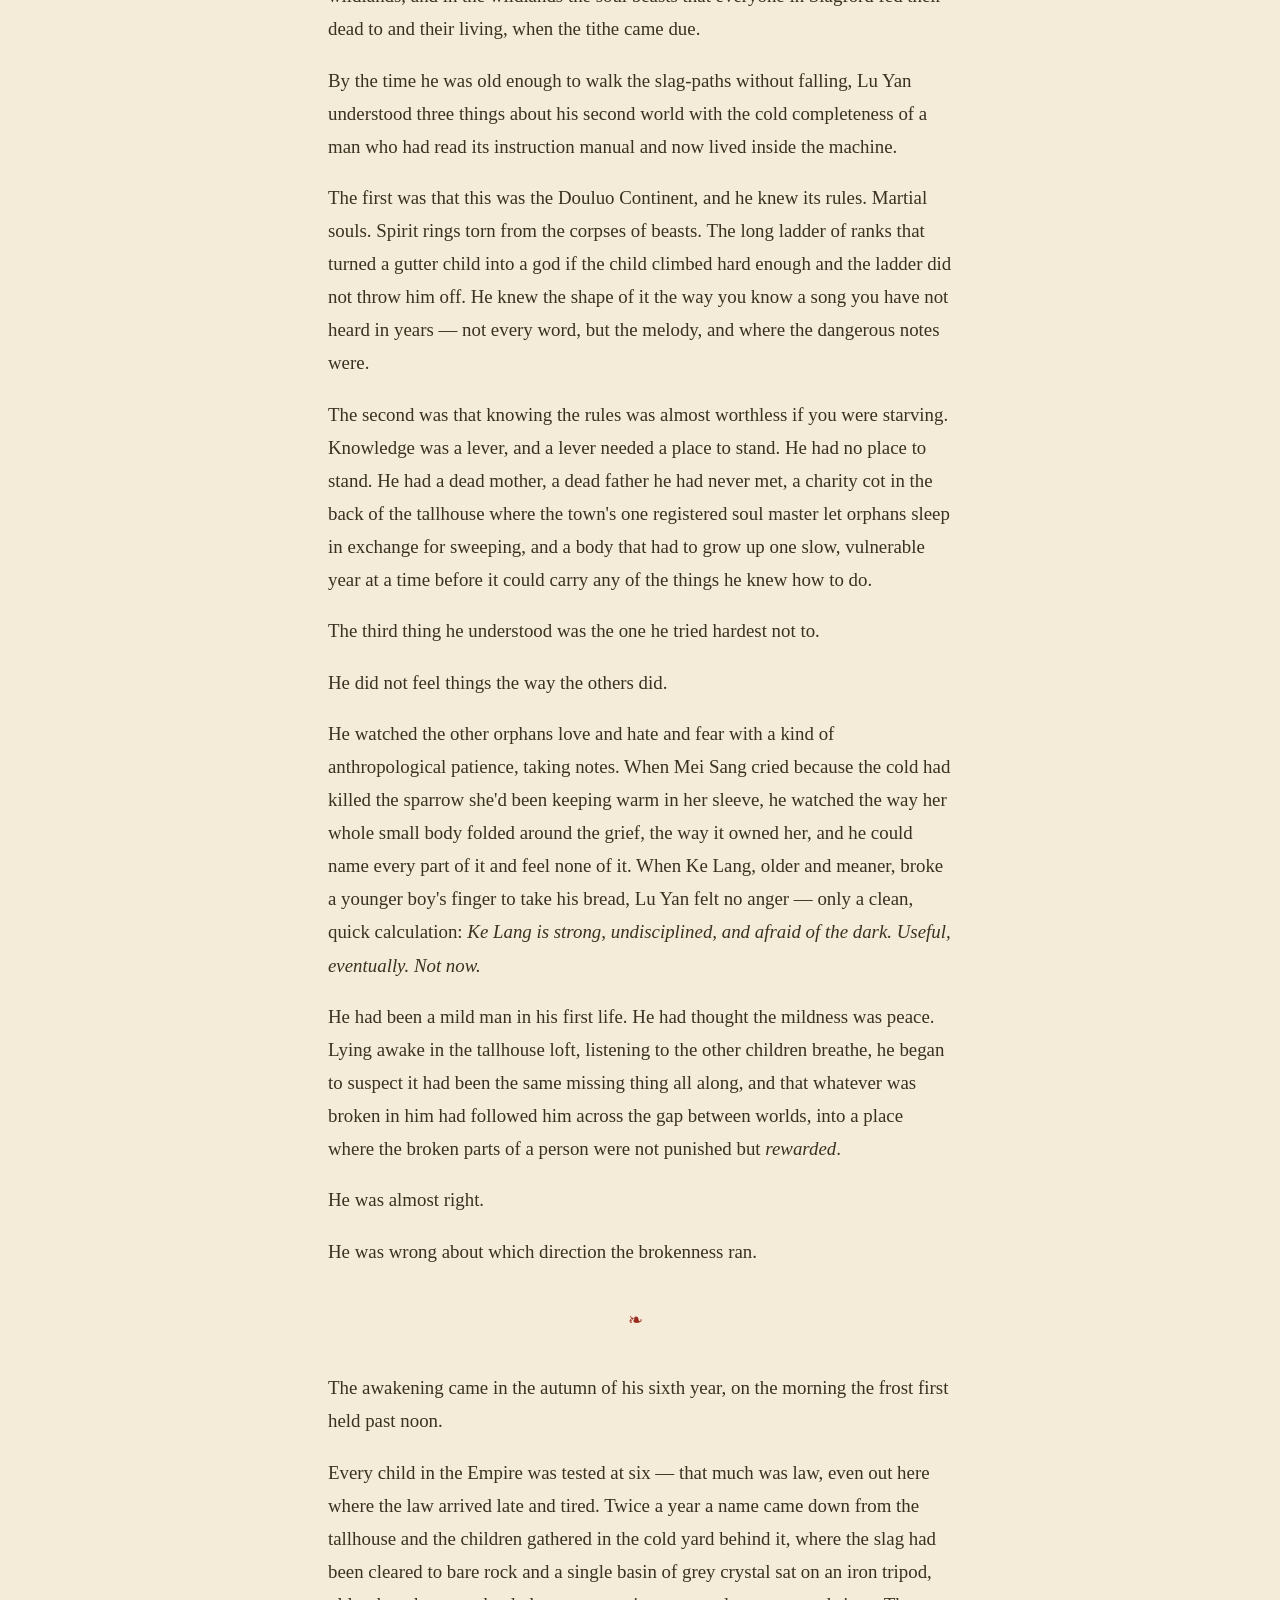
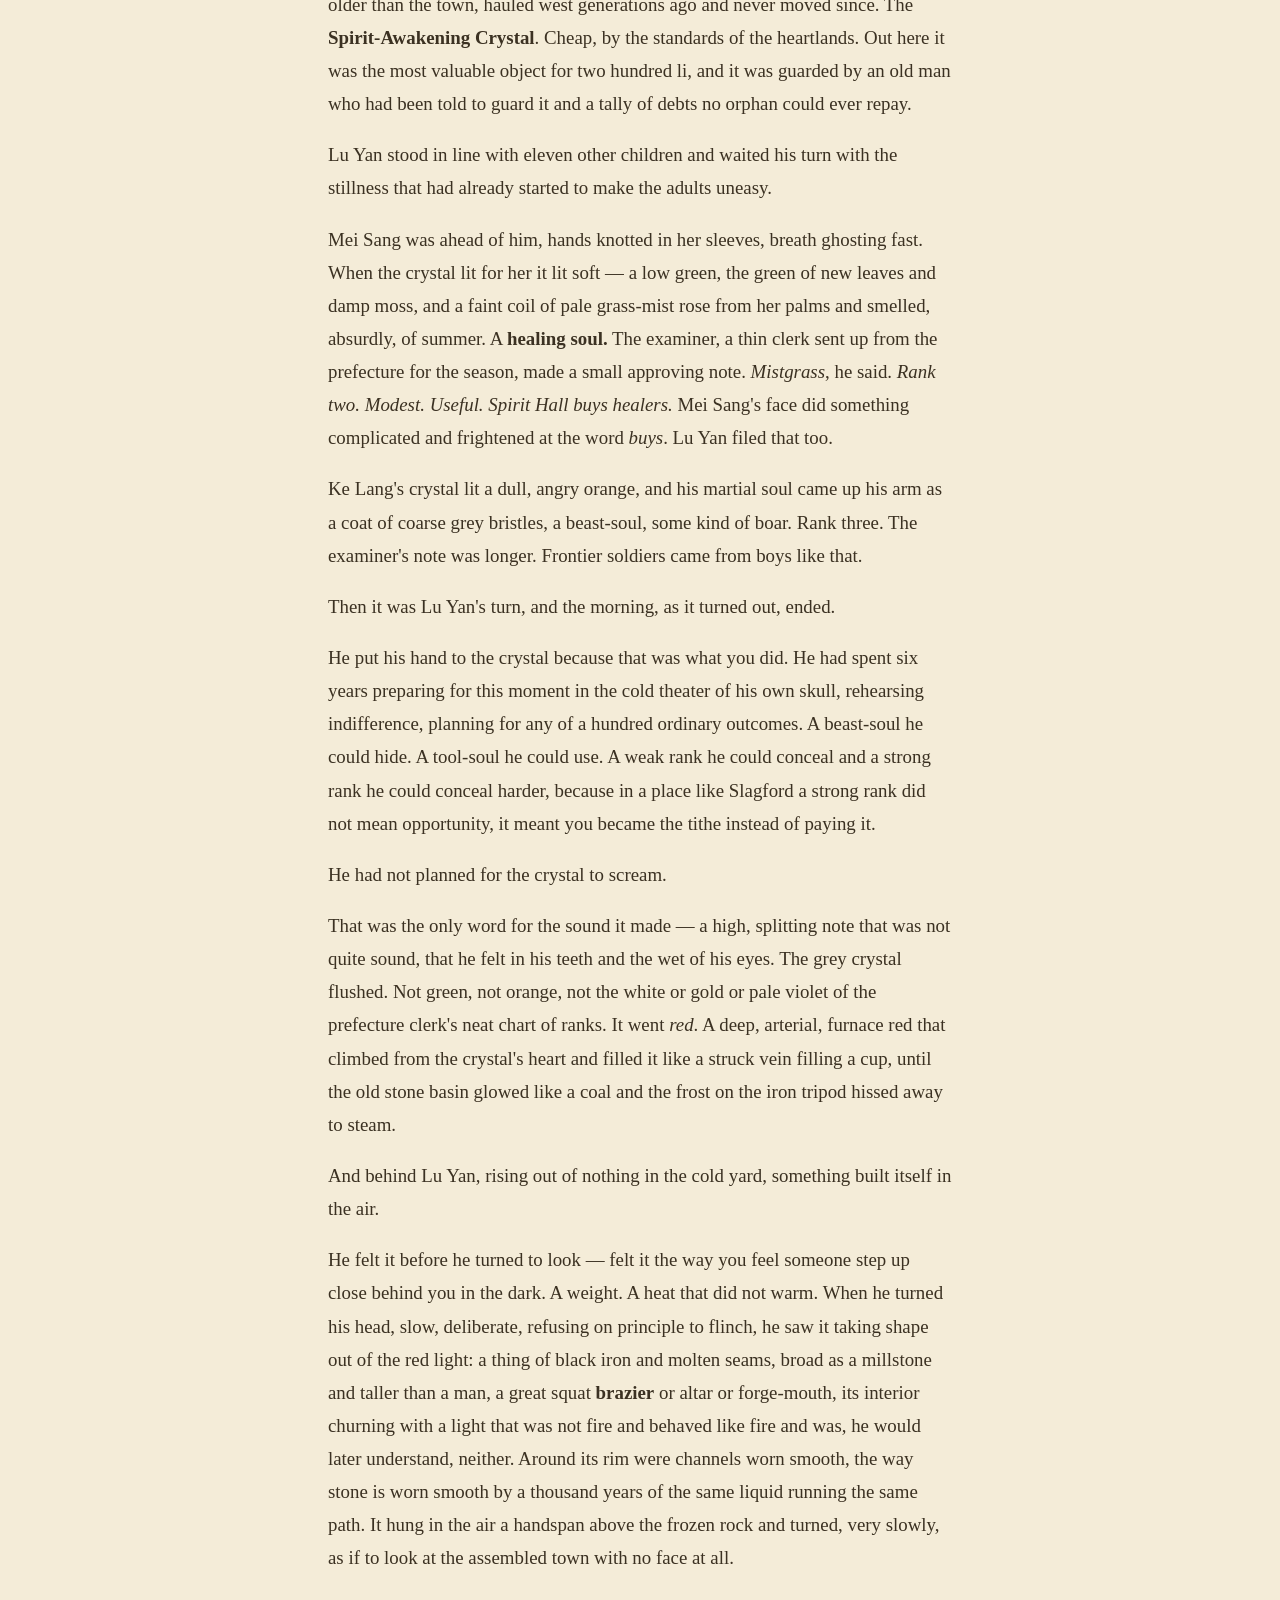
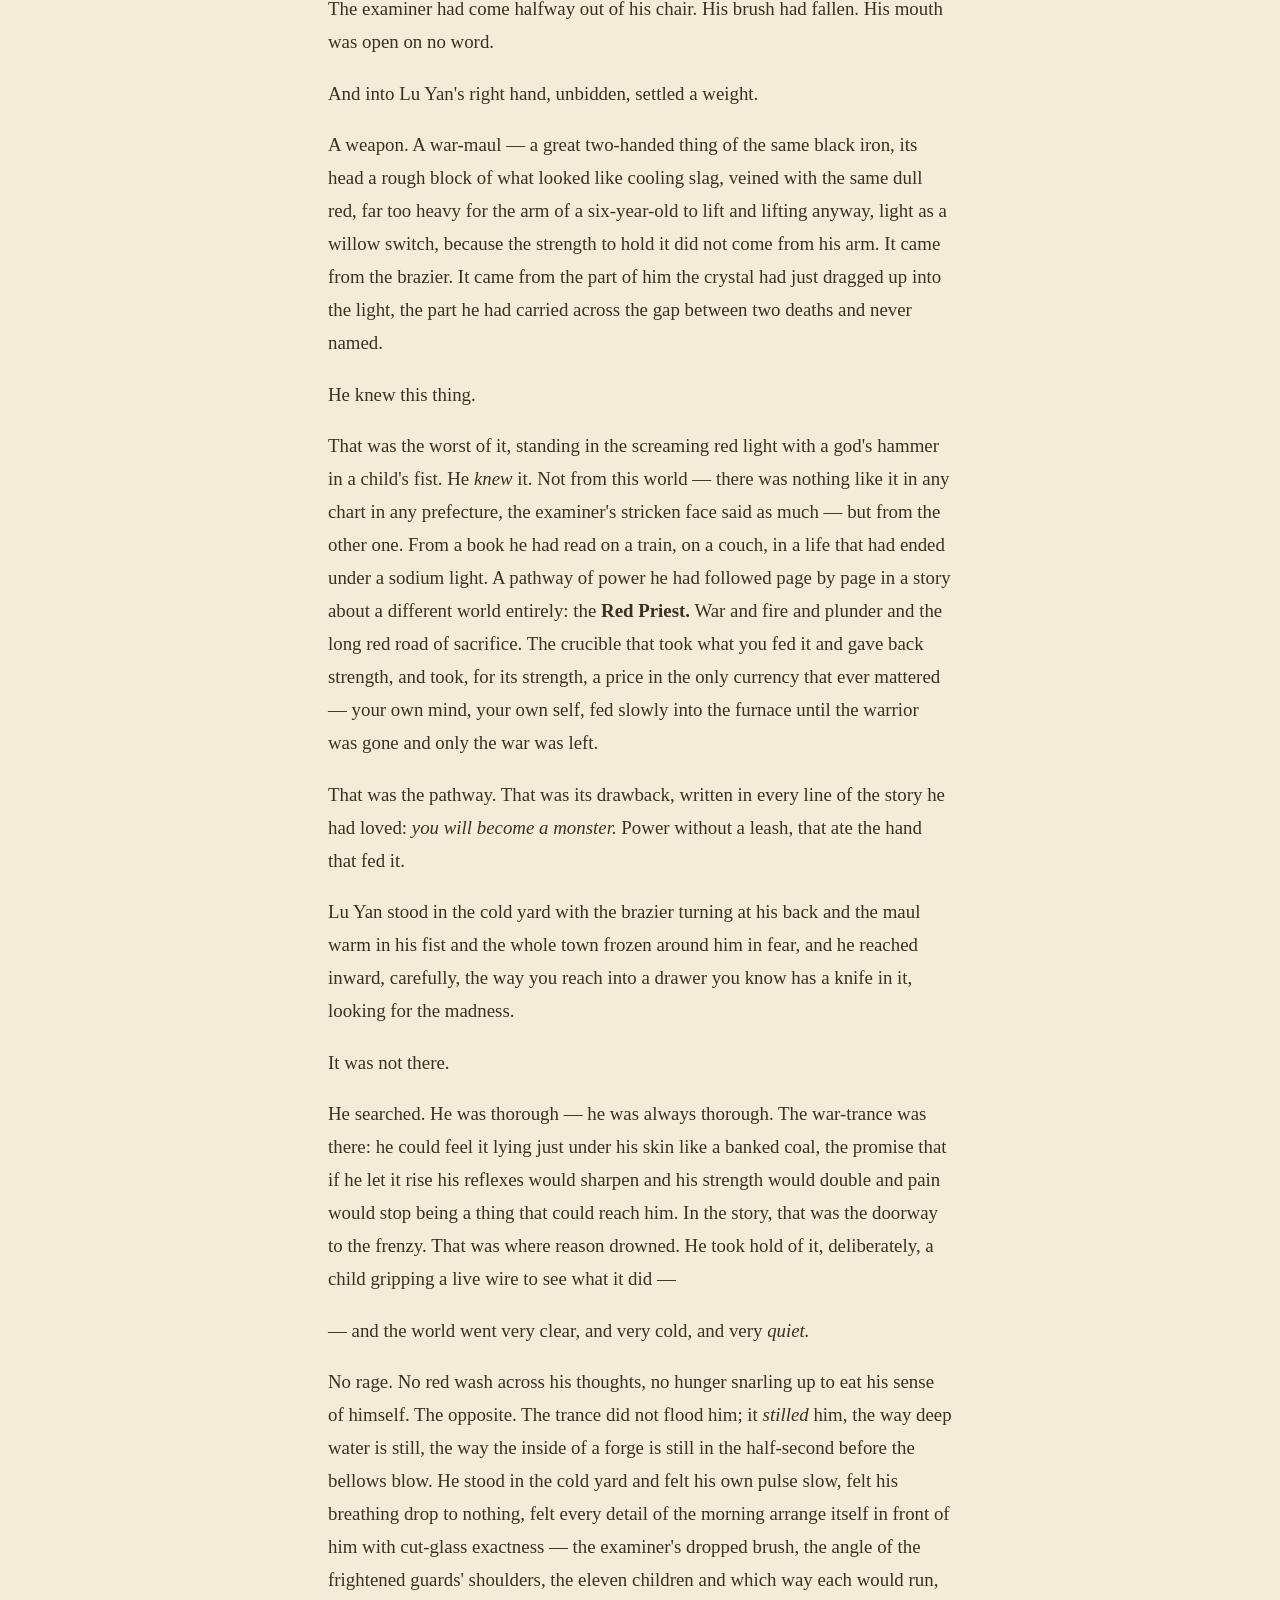
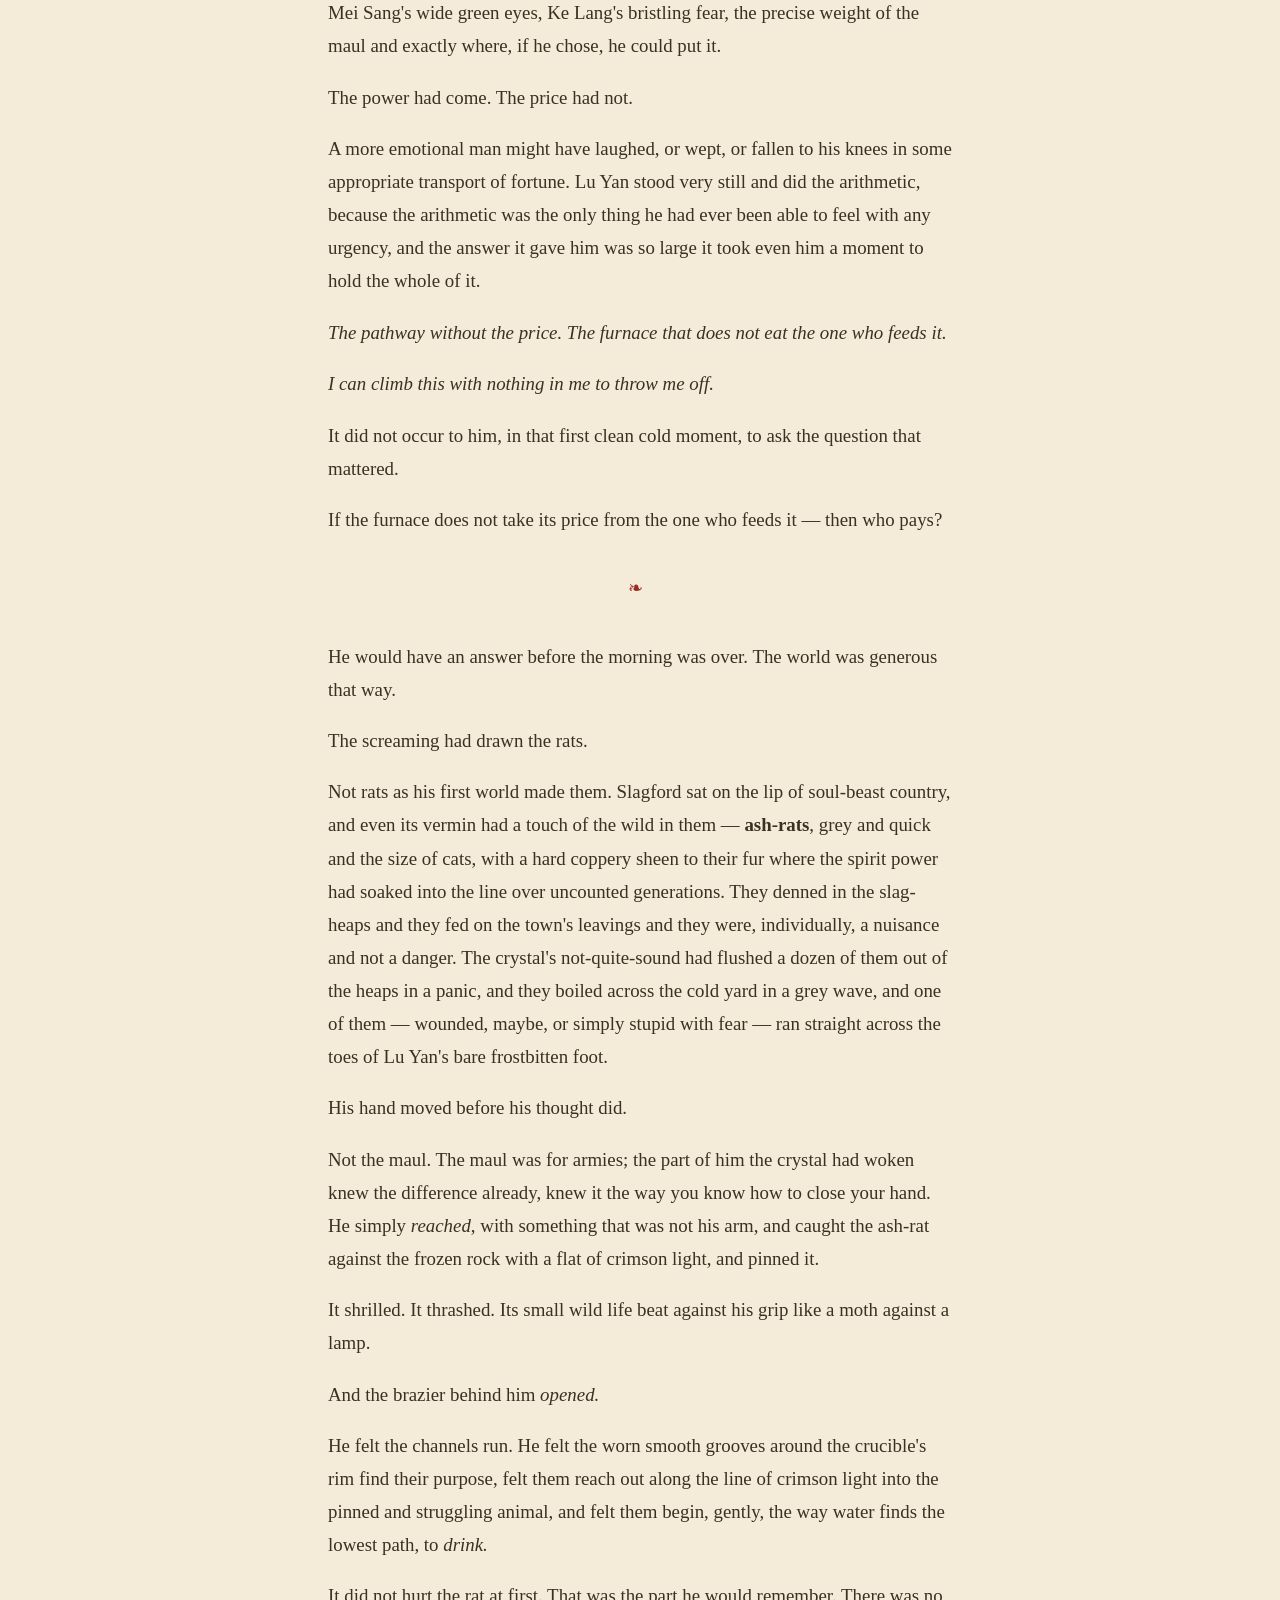
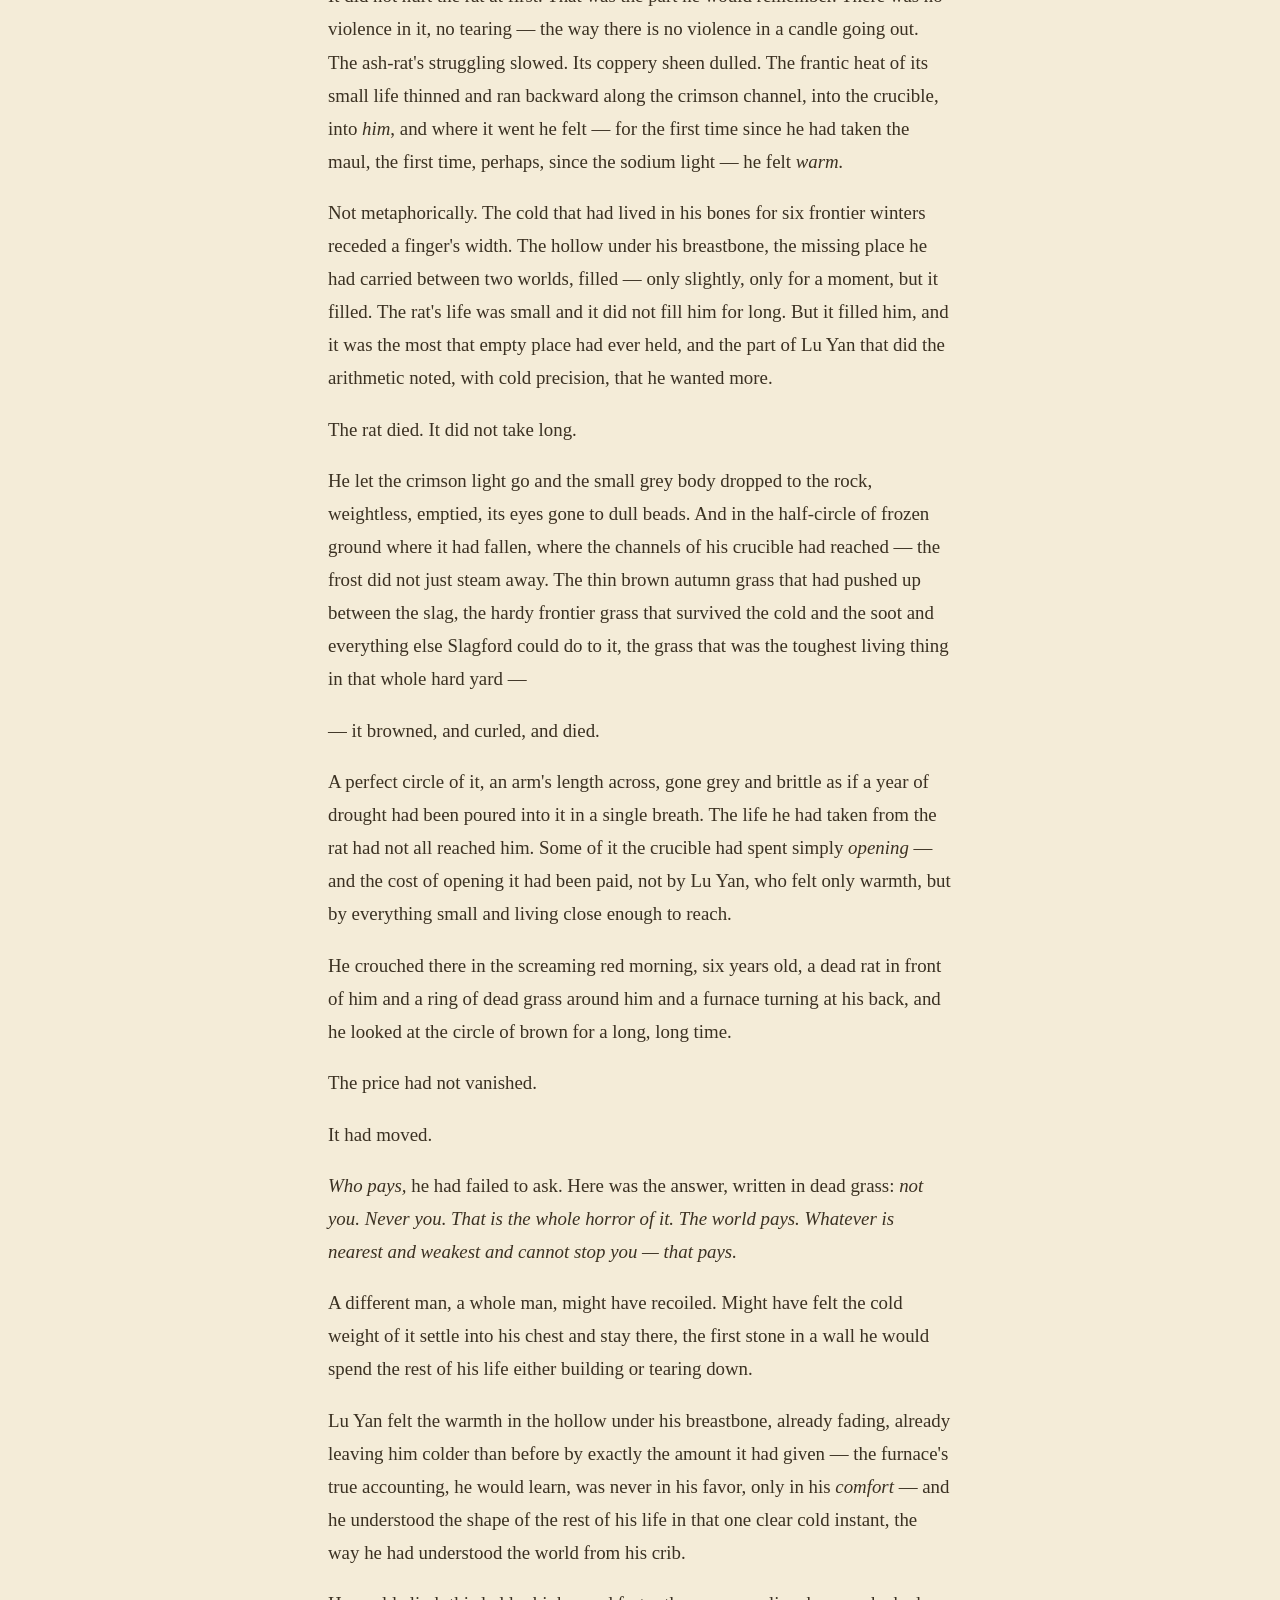
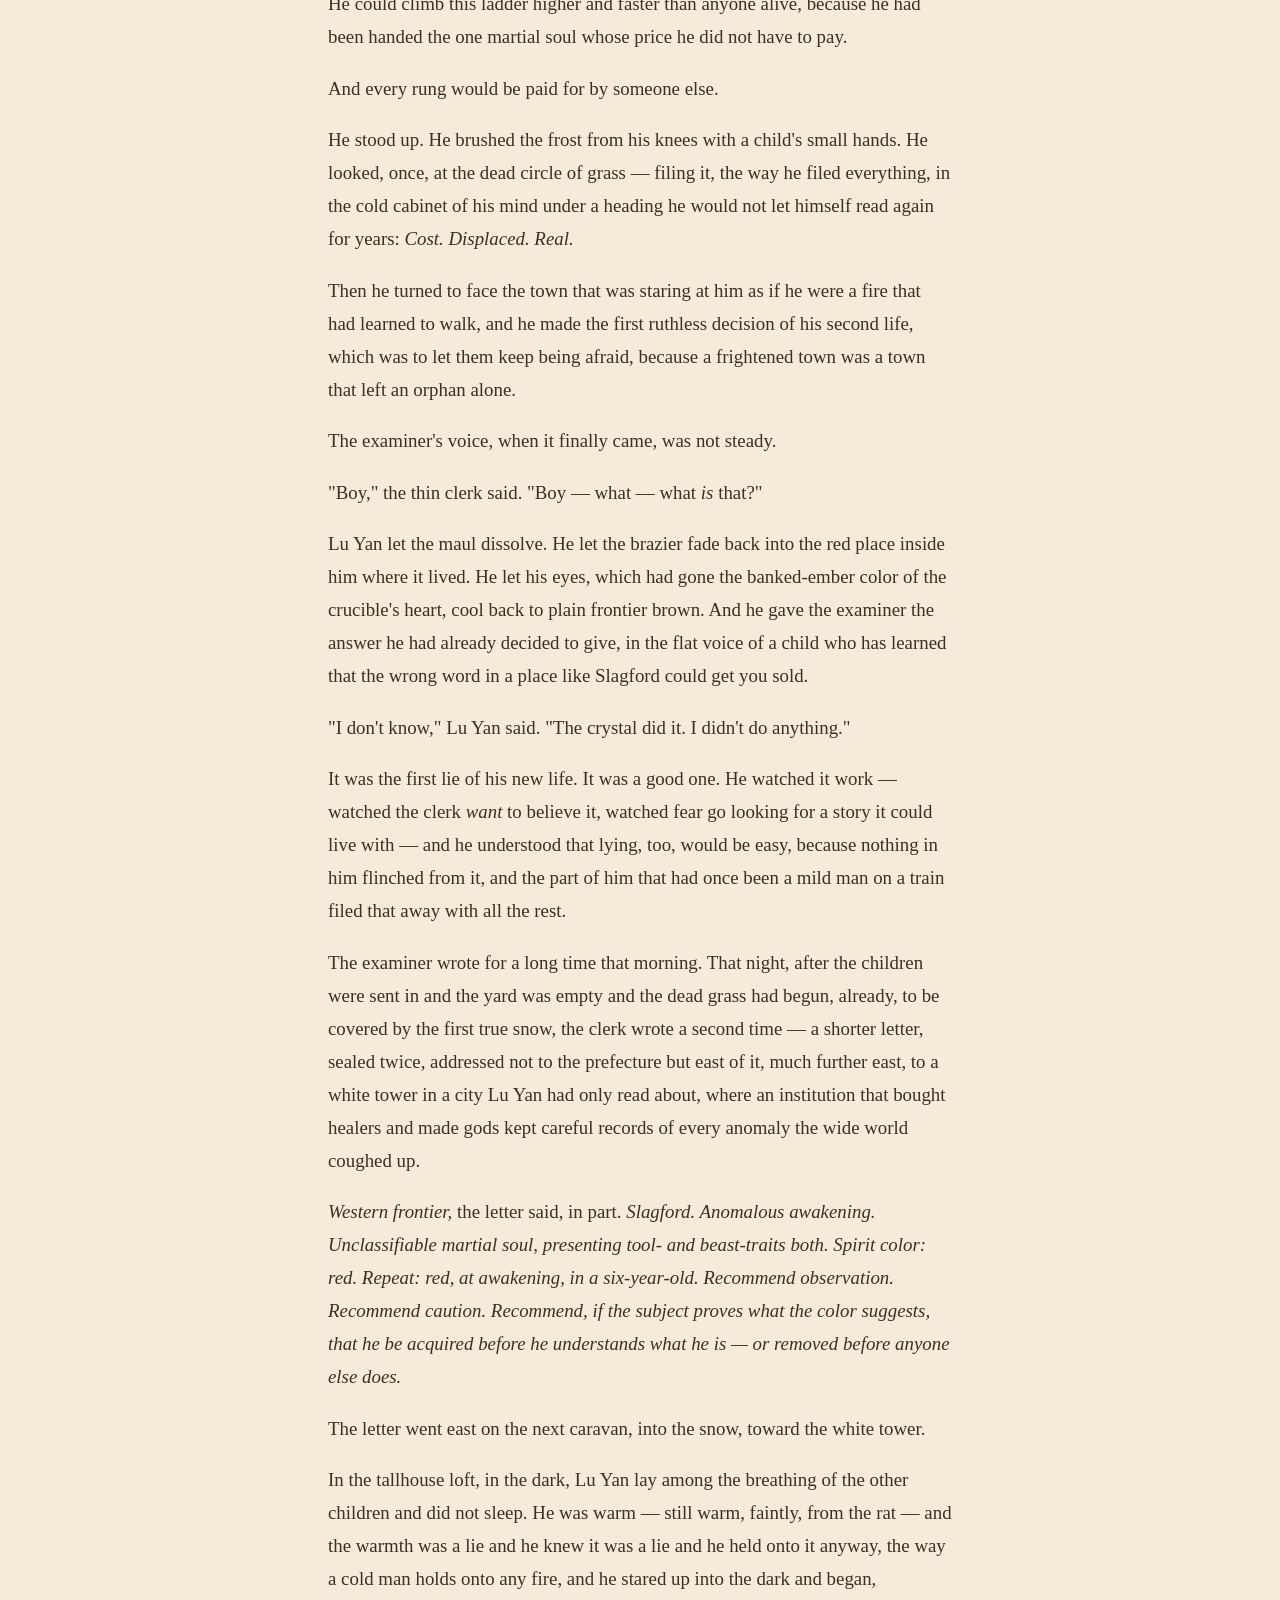
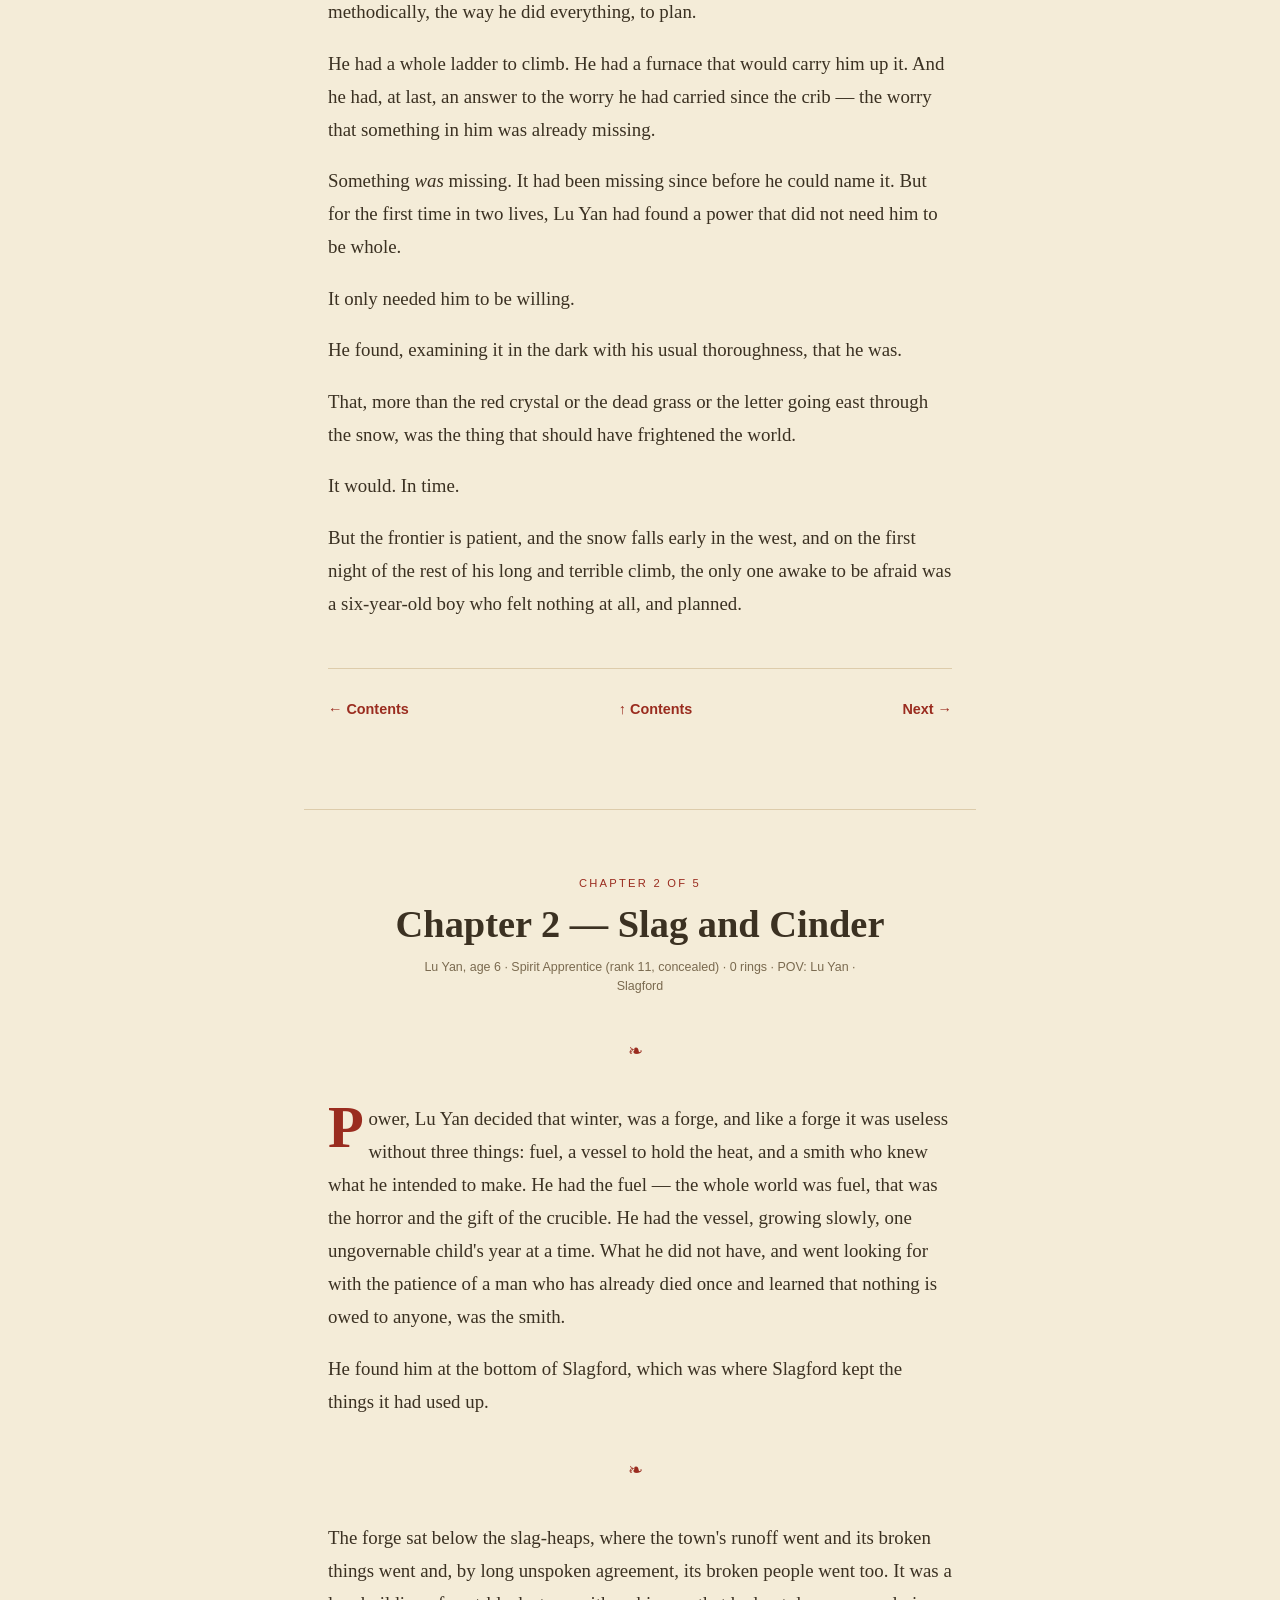
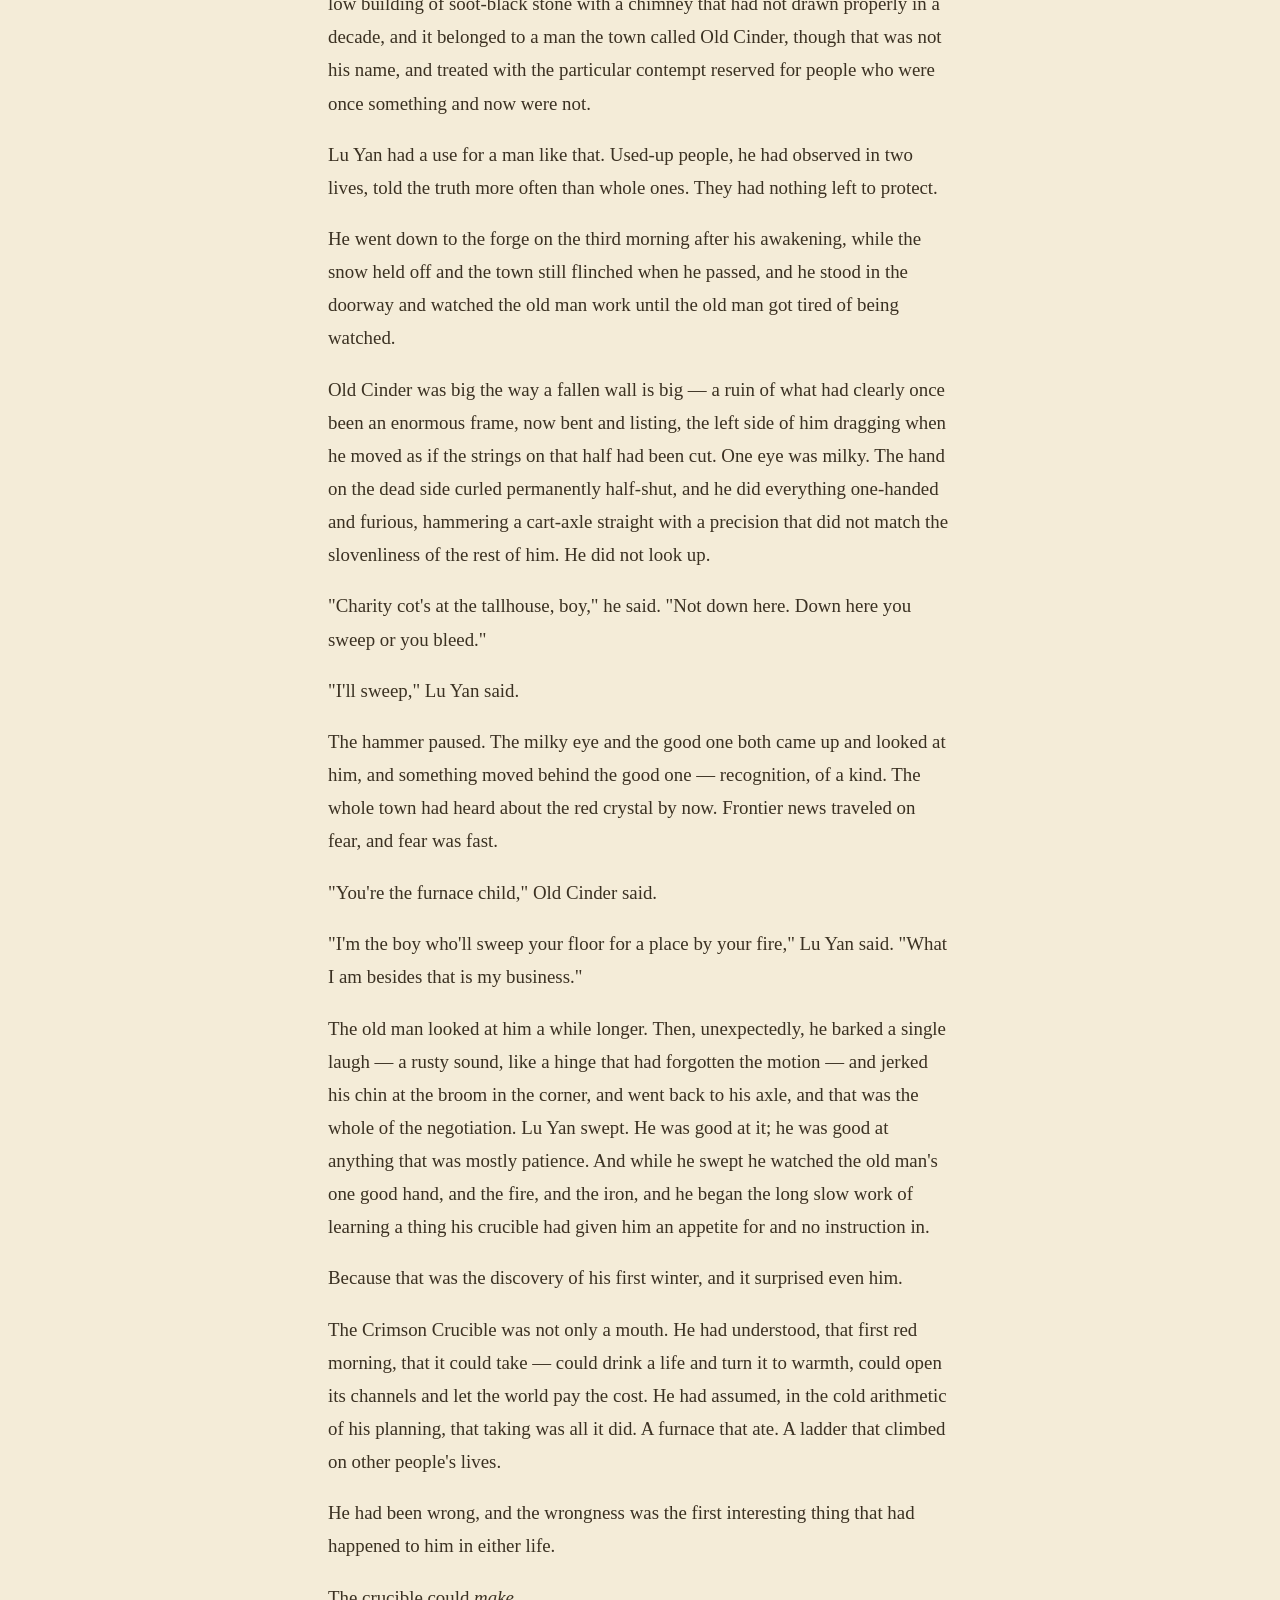
<file: docs/crucible-of-the-crimson-god.html>
<!DOCTYPE html>
<html lang="en" data-theme="sepia">
<head>
<meta charset="utf-8" />
<meta name="viewport" content="width=device-width, initial-scale=1, viewport-fit=cover" />
<meta name="theme-color" content="#9a2c1f" />
<title>Crucible of the Crimson God</title>
<style>
:root{
  --maxw: 42rem;
  --fs: 1.18rem;
  --lh: 1.75;
  --font-body: "Iowan Old Style","Palatino Linotype",Palatino,"Book Antiqua",Georgia,"Times New Roman",serif;
  --font-ui: -apple-system,BlinkMacSystemFont,"Segoe UI",Roboto,Helvetica,Arial,sans-serif;
}
html[data-theme="light"]{ --bg:#faf9f7; --fg:#1d1b18; --muted:#6b6258; --rule:#e0d8cc; --accent:#9a2c1f; --card:#ffffff; --shadow:rgba(0,0,0,.06); }
html[data-theme="sepia"]{ --bg:#f4ecd8; --fg:#3b3122; --muted:#7a6a4f; --rule:#ddccab; --accent:#9a2c1f; --card:#fbf5e6; --shadow:rgba(80,60,20,.10); }
html[data-theme="dark"]{ --bg:#15130f; --fg:#e7ddca; --muted:#a2937a; --rule:#332c20; --accent:#e0613f; --card:#1d1a14; --shadow:rgba(0,0,0,.5); }

*{ box-sizing:border-box; }
html,body{ margin:0; padding:0; }
body{
  background:var(--bg); color:var(--fg);
  font-family:var(--font-body);
  font-size:var(--fs); line-height:var(--lh);
  -webkit-font-smoothing:antialiased; text-rendering:optimizeLegibility;
  transition:background .3s ease,color .3s ease;
}

/* progress bar */
#progress{ position:fixed; top:0; left:0; right:0; height:3px; background:transparent; z-index:50; }
#progress-bar{ height:100%; width:0; background:var(--accent); transition:width .1s linear; }

/* toolbar */
.toolbar{
  position:sticky; top:0; z-index:40;
  display:flex; align-items:center; gap:.4rem;
  padding:.5rem clamp(.8rem,4vw,1.5rem);
  background:color-mix(in srgb,var(--bg) 86%, transparent);
  backdrop-filter:saturate(140%) blur(8px);
  border-bottom:1px solid var(--rule);
  font-family:var(--font-ui);
}
.tb-spacer{ flex:1; }
.tb-btn{
  font-family:var(--font-ui); font-size:.82rem; font-weight:600;
  color:var(--muted); background:transparent; border:1px solid var(--rule);
  border-radius:.5rem; padding:.32rem .6rem; cursor:pointer; text-decoration:none;
  transition:all .15s ease; white-space:nowrap;
}
.tb-btn:hover{ color:var(--fg); border-color:var(--accent); }
.tb-btn.home{ border-color:transparent; }

/* cover / index */
.cover{ max-width:var(--maxw); margin:0 auto; padding:clamp(1.5rem,6vw,4rem) clamp(1rem,5vw,1.5rem) 4rem; }
.cover-head{ text-align:center; border-bottom:1px solid var(--rule); padding-bottom:2rem; margin-bottom:2rem; }
.kicker{ font-family:var(--font-ui); text-transform:uppercase; letter-spacing:.22em; font-size:.72rem; color:var(--accent); margin:.2rem 0 .6rem; }
.cover-title{ font-size:clamp(2.2rem,8vw,3.4rem); line-height:1.05; margin:.2rem 0 1rem; font-weight:700; letter-spacing:-.01em; }
.cover-blurb{ color:var(--fg); font-size:1.05rem; max-width:34rem; margin:0 auto 1.2rem; }
.cover-stats{ font-family:var(--font-ui); font-size:.8rem; color:var(--muted); letter-spacing:.03em; margin:.4rem 0 1.4rem; }
.start-btn{
  display:inline-block; font-family:var(--font-ui); font-weight:700; font-size:.95rem;
  background:var(--accent); color:#fff; text-decoration:none;
  padding:.7rem 1.4rem; border-radius:.6rem; box-shadow:0 2px 10px var(--shadow);
  transition:transform .12s ease, filter .12s ease;
}
.start-btn:hover{ transform:translateY(-1px); filter:brightness(1.05); }

.toc h2{ font-family:var(--font-ui); font-size:.78rem; text-transform:uppercase; letter-spacing:.18em; color:var(--muted); margin:0 0 .8rem; }
.toc-list{ list-style:none; margin:0; padding:0; counter-reset:none; }
.toc-list li{ margin:0; }
.toc-list a{
  display:flex; gap:1rem; align-items:baseline; text-decoration:none; color:inherit;
  padding:.8rem .8rem; border-radius:.6rem; border:1px solid transparent;
  transition:background .15s ease, border-color .15s ease;
}
.toc-list a:hover{ background:var(--card); border-color:var(--rule); }
.toc-num{ font-family:var(--font-ui); font-size:.85rem; font-weight:700; color:var(--accent); min-width:2ch; }
.toc-text{ display:flex; flex-direction:column; gap:.15rem; }
.toc-title{ font-size:1.12rem; font-weight:600; }
.toc-meta{ font-family:var(--font-ui); font-size:.74rem; color:var(--muted); line-height:1.4; }
.cover-foot{ margin-top:2.5rem; padding-top:1.4rem; border-top:1px solid var(--rule); }
.cover-foot p{ font-family:var(--font-ui); font-size:.74rem; color:var(--muted); text-align:center; }

/* chapter */
.chapter{ max-width:var(--maxw); margin:0 auto; padding:clamp(1.2rem,5vw,2.5rem) clamp(1rem,5vw,1.5rem) 5rem; }
.ch-head{ text-align:center; margin:1rem 0 2.4rem; }
.ch-counter{ font-family:var(--font-ui); text-transform:uppercase; letter-spacing:.2em; font-size:.7rem; color:var(--accent); margin:0 0 .6rem; }
.ch-title{ font-size:clamp(1.7rem,6vw,2.4rem); line-height:1.1; margin:.2rem 0 .8rem; font-weight:700; }
.ch-meta{ font-family:var(--font-ui); font-size:.78rem; color:var(--muted); font-style:normal; line-height:1.5; max-width:30rem; margin:0 auto; }

.ch-body{ }
.ch-body p{ margin:0 0 1.15rem; text-align:left; hyphens:auto; }
.ch-body p:first-of-type{ }
/* drop-cap on the first paragraph after the header */
.ch-body > p:first-of-type::first-letter{
  font-size:3.1em; line-height:.8; float:left; padding:.05em .08em 0 0; color:var(--accent); font-weight:700;
}
.ch-body h2{ font-family:var(--font-ui); font-size:1rem; letter-spacing:.04em; margin:2.2rem 0 1rem; }
.ch-body h3{ font-family:var(--font-ui); font-size:.9rem; text-transform:uppercase; letter-spacing:.1em; color:var(--muted); margin:2rem 0 1rem; }
.ch-body em{ font-style:italic; }
.ch-body strong{ font-weight:700; }
hr.scene-break{
  border:0; text-align:center; margin:2.2rem 0;
}
hr.scene-break::before{
  content:"❧"; color:var(--accent); font-size:1.1rem; letter-spacing:.5em;
}

/* chapter nav */
.ch-nav{
  display:flex; align-items:center; justify-content:space-between; gap:1rem;
  margin-top:3rem; padding-top:1.4rem; border-top:1px solid var(--rule);
  font-family:var(--font-ui); font-size:.9rem; font-weight:600;
}
.ch-nav a{ color:var(--accent); text-decoration:none; padding:.4rem 0; }
.ch-nav a:hover{ text-decoration:underline; }
.ch-nav .disabled{ color:var(--muted); opacity:.5; }
.nav-home{ color:var(--muted) !important; }

@media (max-width:480px){
  .toc-list a{ padding:.7rem .4rem; }
  .ch-nav{ font-size:.82rem; }
}
@media print{
  .toolbar,#progress,.ch-nav{ display:none; }
  body{ background:#fff; color:#000; }
}

/* single-file extras */
.singlefile .chapter{ border-top:1px solid var(--rule); padding-top:3rem; }
.singlefile .chapter:first-of-type{ border-top:0; }
.ch-nav a.disabled,.ch-nav span.disabled{ color:var(--muted); opacity:.5; }
#totop{ position:fixed; right:1rem; bottom:1rem; z-index:45; display:none;
  font-family:var(--font-ui); font-size:.8rem; font-weight:700; color:#fff;
  background:var(--accent); border:0; border-radius:50%; width:2.8rem; height:2.8rem;
  box-shadow:0 2px 10px var(--shadow); cursor:pointer; }
</style>
</head>
<body class="singlefile">
<div id="progress"><div id="progress-bar"></div></div>

<div class="toolbar">
  <a class="tb-btn home" href="#top">☰ Contents</a>
  <div class="tb-spacer"></div>
  <button class="tb-btn" data-action="font-dec" title="Smaller text">A−</button>
  <button class="tb-btn" data-action="font-inc" title="Larger text">A+</button>
  <button class="tb-btn" data-action="theme" title="Toggle theme">◑ Theme</button>
</div>

<main class="cover" id="top">
  <header class="cover-head">
    <p class="kicker">A Soul Land fanfiction</p>
    <h1 class="cover-title">Crucible of the Crimson God</h1>
    <p class="cover-blurb">A man from our world is reborn on the Douluo Continent
      with a martial soul shaped from the Red&nbsp;Priest pathway&mdash;war, fire,
      plunder, and blood&mdash;stripped of the madness that should have been its
      price. He pays no cost for power. Everything around him does.</p>
    <p class="cover-stats">5 chapters &middot; 15,978 words &middot; one offline file</p>
  </header>
  <nav class="toc">
    <h2>Contents</h2>
    <ol class="toc-list"><li><a href="#ch1"><span class="toc-num">01</span><span class="toc-text"><span class="toc-title">Chapter 1 — The Cold Road</span><span class="toc-meta">Lu Yan, age 6 · Spirit Apprentice (rank 0, pre-awakening → awakening) · 0 rings · POV: Lu Yan · Slagford, western frontier of the Star Luo Empire</span></span></a></li>
<li><a href="#ch2"><span class="toc-num">02</span><span class="toc-text"><span class="toc-title">Chapter 2 — Slag and Cinder</span><span class="toc-meta">Lu Yan, age 6 · Spirit Apprentice (rank 11, concealed) · 0 rings · POV: Lu Yan · Slagford</span></span></a></li>
<li><a href="#ch3"><span class="toc-num">03</span><span class="toc-text"><span class="toc-title">Chapter 3 — What the Strong Owe</span><span class="toc-meta">Lu Yan, age 6 · Spirit Apprentice (rank 12, concealed) · 0 rings · POV: Lu Yan · Slagford</span></span></a></li>
<li><a href="#ch4"><span class="toc-num">04</span><span class="toc-text"><span class="toc-title">Chapter 4 — The Ashwood</span><span class="toc-meta">Lu Yan, age 6 · Spirit Apprentice (rank 13, concealed) · 0 rings · POV: Lu Yan · The Ashwood, western wildlands</span></span></a></li>
<li><a href="#ch5"><span class="toc-num">05</span><span class="toc-text"><span class="toc-title">Chapter 5 — The Floor He Laid</span><span class="toc-meta">Lu Yan, age 6 · Spirit Master (rank 14, concealed) · 1 ring (purple) · POV: Lu Yan · The Ashwood</span></span></a></li></ol>
  </nav>
</main>


<section class="chapter" id="ch1">
  <header class="ch-head">
    <p class="ch-counter">Chapter 1 of 5</p>
    <h2 class="ch-title">Chapter 1 — The Cold Road</h2>
    <p class="ch-meta">Lu Yan, age 6 · Spirit Apprentice (rank 0, pre-awakening → awakening) · 0 rings · POV: Lu Yan · Slagford, western frontier of the Star Luo Empire</p>
  </header>
  <div class="ch-body"><hr class="scene-break" />
<p>Chen Mo died the way most people do — without ceremony, in the wrong place, over nothing.</p>
<p>There had been ice on the overpass and a delivery he could have refused. There had been the particular orange of sodium streetlights on wet asphalt, a color he had seen ten thousand nights and never once thought of as the last thing he would see. There had been a horn, very loud and very brief. Then there had been a long quiet that was not sleep, because in sleep some part of you keeps watch, and in this quiet nothing watched at all.</p>
<p>He had read enough stories to know what was supposed to happen next. A voice. A system panel glowing in the dark. A god with an apology and a contract. He waited for it with the mild, detached curiosity that had been his defining trait in life — the temperament of a man who read about other people's adventures because he had never been able to feel his own with any urgency.</p>
<p>Nothing came. The quiet simply thinned, the way fog thins, until it was warmth instead of cold, and pressure instead of weightlessness, and then a scream that he eventually understood was his own.</p>
<p>That was the cruelty of it, and the mercy. No tutorial. No second chances dangled and withdrawn. Just the slow, undignified, total work of being born again into a body that could not yet hold its own head up, in a world where the sky was the wrong color at dusk — too red, banked like a forge left to cool.</p>
<p>He had time, lying in that first crib of dried grass and rough wool, to think about what he had lost. He found, examining it carefully, that he had lost very little. A small apartment. A job moving boxes from one shelf to another. A handful of people who would be sad in proportion to how often they had remembered he existed, which was not often. He turned the grief over in his hands like a stone, looking for the sharp edge that should have cut him, and could not find one.</p>
<p><em>That should worry me,</em> he thought, in the wordless soup of an infant's mind. <em>A man who can lose his whole life and feel only mild interest is a man with something already missing.</em></p>
<p>He filed the worry away. He would have years to examine it. As it turned out, he would spend most of his life pretending he never had.</p>
<hr class="scene-break" />
<p>They named him Lu Yan.</p>
<p>The <em>Lu</em> was his mother's, the only thing she gave him before the coughing sickness took her in his second winter — a frontier surname, plain as dirt, meaning nothing grander than <em>land</em>. The <em>Yan</em> was the midwife's small joke, or maybe her small prayer: <em>flame</em>, for a baby born blue and silent who should have died and then, without warning, opened his mouth and howled hot enough to fog the cold air. The old women said a child who fought that hard to breathe would either burn bright or burn out. They said it the way frontier people say everything — as a coin-toss, not a blessing.</p>
<p>Slagford was not a place that produced blessings.</p>
<p>It crouched at the western hem of the Star Luo Empire where the maps stopped being confident and started using words like <em>approximately</em>. A smelting town, a caravan stop, a scab of stone and slag-heap built where two bad roads met and neither one went anywhere good. To the east, eventually, were the heartlands and the cities and the great Academies he knew only as names from a book he had read in another life. To the west was the Ashwood, and past the Ashwood the wildlands, and in the wildlands the soul beasts that everyone in Slagford fed their dead to and their living, when the tithe came due.</p>
<p>By the time he was old enough to walk the slag-paths without falling, Lu Yan understood three things about his second world with the cold completeness of a man who had read its instruction manual and now lived inside the machine.</p>
<p>The first was that this was the Douluo Continent, and he knew its rules. Martial souls. Spirit rings torn from the corpses of beasts. The long ladder of ranks that turned a gutter child into a god if the child climbed hard enough and the ladder did not throw him off. He knew the shape of it the way you know a song you have not heard in years — not every word, but the melody, and where the dangerous notes were.</p>
<p>The second was that knowing the rules was almost worthless if you were starving. Knowledge was a lever, and a lever needed a place to stand. He had no place to stand. He had a dead mother, a dead father he had never met, a charity cot in the back of the tallhouse where the town's one registered soul master let orphans sleep in exchange for sweeping, and a body that had to grow up one slow, vulnerable year at a time before it could carry any of the things he knew how to do.</p>
<p>The third thing he understood was the one he tried hardest not to.</p>
<p>He did not feel things the way the others did.</p>
<p>He watched the other orphans love and hate and fear with a kind of anthropological patience, taking notes. When Mei Sang cried because the cold had killed the sparrow she'd been keeping warm in her sleeve, he watched the way her whole small body folded around the grief, the way it owned her, and he could name every part of it and feel none of it. When Ke Lang, older and meaner, broke a younger boy's finger to take his bread, Lu Yan felt no anger — only a clean, quick calculation: <em>Ke Lang is strong, undisciplined, and afraid of the dark. Useful, eventually. Not now.</em></p>
<p>He had been a mild man in his first life. He had thought the mildness was peace. Lying awake in the tallhouse loft, listening to the other children breathe, he began to suspect it had been the same missing thing all along, and that whatever was broken in him had followed him across the gap between worlds, into a place where the broken parts of a person were not punished but <em>rewarded</em>.</p>
<p>He was almost right.</p>
<p>He was wrong about which direction the brokenness ran.</p>
<hr class="scene-break" />
<p>The awakening came in the autumn of his sixth year, on the morning the frost first held past noon.</p>
<p>Every child in the Empire was tested at six — that much was law, even out here where the law arrived late and tired. Twice a year a name came down from the tallhouse and the children gathered in the cold yard behind it, where the slag had been cleared to bare rock and a single basin of grey crystal sat on an iron tripod, older than the town, hauled west generations ago and never moved since. The <strong>Spirit-Awakening Crystal</strong>. Cheap, by the standards of the heartlands. Out here it was the most valuable object for two hundred li, and it was guarded by an old man who had been told to guard it and a tally of debts no orphan could ever repay.</p>
<p>Lu Yan stood in line with eleven other children and waited his turn with the stillness that had already started to make the adults uneasy.</p>
<p>Mei Sang was ahead of him, hands knotted in her sleeves, breath ghosting fast. When the crystal lit for her it lit soft — a low green, the green of new leaves and damp moss, and a faint coil of pale grass-mist rose from her palms and smelled, absurdly, of summer. A <strong>healing soul.</strong> The examiner, a thin clerk sent up from the prefecture for the season, made a small approving note. <em>Mistgrass</em>, he said. <em>Rank two. Modest. Useful. Spirit Hall buys healers.</em> Mei Sang's face did something complicated and frightened at the word <em>buys</em>. Lu Yan filed that too.</p>
<p>Ke Lang's crystal lit a dull, angry orange, and his martial soul came up his arm as a coat of coarse grey bristles, a beast-soul, some kind of boar. Rank three. The examiner's note was longer. Frontier soldiers came from boys like that.</p>
<p>Then it was Lu Yan's turn, and the morning, as it turned out, ended.</p>
<p>He put his hand to the crystal because that was what you did. He had spent six years preparing for this moment in the cold theater of his own skull, rehearsing indifference, planning for any of a hundred ordinary outcomes. A beast-soul he could hide. A tool-soul he could use. A weak rank he could conceal and a strong rank he could conceal harder, because in a place like Slagford a strong rank did not mean opportunity, it meant you became the tithe instead of paying it.</p>
<p>He had not planned for the crystal to scream.</p>
<p>That was the only word for the sound it made — a high, splitting note that was not quite sound, that he felt in his teeth and the wet of his eyes. The grey crystal flushed. Not green, not orange, not the white or gold or pale violet of the prefecture clerk's neat chart of ranks. It went <em>red</em>. A deep, arterial, furnace red that climbed from the crystal's heart and filled it like a struck vein filling a cup, until the old stone basin glowed like a coal and the frost on the iron tripod hissed away to steam.</p>
<p>And behind Lu Yan, rising out of nothing in the cold yard, something built itself in the air.</p>
<p>He felt it before he turned to look — felt it the way you feel someone step up close behind you in the dark. A weight. A heat that did not warm. When he turned his head, slow, deliberate, refusing on principle to flinch, he saw it taking shape out of the red light: a thing of black iron and molten seams, broad as a millstone and taller than a man, a great squat <strong>brazier</strong> or altar or forge-mouth, its interior churning with a light that was not fire and behaved like fire and was, he would later understand, neither. Around its rim were channels worn smooth, the way stone is worn smooth by a thousand years of the same liquid running the same path. It hung in the air a handspan above the frozen rock and turned, very slowly, as if to look at the assembled town with no face at all.</p>
<p>The examiner had come halfway out of his chair. His brush had fallen. His mouth was open on no word.</p>
<p>And into Lu Yan's right hand, unbidden, settled a weight.</p>
<p>A weapon. A war-maul — a great two-handed thing of the same black iron, its head a rough block of what looked like cooling slag, veined with the same dull red, far too heavy for the arm of a six-year-old to lift and lifting anyway, light as a willow switch, because the strength to hold it did not come from his arm. It came from the brazier. It came from the part of him the crystal had just dragged up into the light, the part he had carried across the gap between two deaths and never named.</p>
<p>He knew this thing.</p>
<p>That was the worst of it, standing in the screaming red light with a god's hammer in a child's fist. He <em>knew</em> it. Not from this world — there was nothing like it in any chart in any prefecture, the examiner's stricken face said as much — but from the other one. From a book he had read on a train, on a couch, in a life that had ended under a sodium light. A pathway of power he had followed page by page in a story about a different world entirely: the <strong>Red Priest.</strong> War and fire and plunder and the long red road of sacrifice. The crucible that took what you fed it and gave back strength, and took, for its strength, a price in the only currency that ever mattered — your own mind, your own self, fed slowly into the furnace until the warrior was gone and only the war was left.</p>
<p>That was the pathway. That was its drawback, written in every line of the story he had loved: <em>you will become a monster.</em> Power without a leash, that ate the hand that fed it.</p>
<p>Lu Yan stood in the cold yard with the brazier turning at his back and the maul warm in his fist and the whole town frozen around him in fear, and he reached inward, carefully, the way you reach into a drawer you know has a knife in it, looking for the madness.</p>
<p>It was not there.</p>
<p>He searched. He was thorough — he was always thorough. The war-trance was there: he could feel it lying just under his skin like a banked coal, the promise that if he let it rise his reflexes would sharpen and his strength would double and pain would stop being a thing that could reach him. In the story, that was the doorway to the frenzy. That was where reason drowned. He took hold of it, deliberately, a child gripping a live wire to see what it did —</p>
<p>— and the world went very clear, and very cold, and very <em>quiet.</em></p>
<p>No rage. No red wash across his thoughts, no hunger snarling up to eat his sense of himself. The opposite. The trance did not flood him; it <em>stilled</em> him, the way deep water is still, the way the inside of a forge is still in the half-second before the bellows blow. He stood in the cold yard and felt his own pulse slow, felt his breathing drop to nothing, felt every detail of the morning arrange itself in front of him with cut-glass exactness — the examiner's dropped brush, the angle of the frightened guards' shoulders, the eleven children and which way each would run, Mei Sang's wide green eyes, Ke Lang's bristling fear, the precise weight of the maul and exactly where, if he chose, he could put it.</p>
<p>The power had come. The price had not.</p>
<p>A more emotional man might have laughed, or wept, or fallen to his knees in some appropriate transport of fortune. Lu Yan stood very still and did the arithmetic, because the arithmetic was the only thing he had ever been able to feel with any urgency, and the answer it gave him was so large it took even him a moment to hold the whole of it.</p>
<p><em>The pathway without the price. The furnace that does not eat the one who feeds it.</em></p>
<p><em>I can climb this with nothing in me to throw me off.</em></p>
<p>It did not occur to him, in that first clean cold moment, to ask the question that mattered.</p>
<p>If the furnace does not take its price from the one who feeds it — then who pays?</p>
<hr class="scene-break" />
<p>He would have an answer before the morning was over. The world was generous that way.</p>
<p>The screaming had drawn the rats.</p>
<p>Not rats as his first world made them. Slagford sat on the lip of soul-beast country, and even its vermin had a touch of the wild in them — <strong>ash-rats</strong>, grey and quick and the size of cats, with a hard coppery sheen to their fur where the spirit power had soaked into the line over uncounted generations. They denned in the slag-heaps and they fed on the town's leavings and they were, individually, a nuisance and not a danger. The crystal's not-quite-sound had flushed a dozen of them out of the heaps in a panic, and they boiled across the cold yard in a grey wave, and one of them — wounded, maybe, or simply stupid with fear — ran straight across the toes of Lu Yan's bare frostbitten foot.</p>
<p>His hand moved before his thought did.</p>
<p>Not the maul. The maul was for armies; the part of him the crystal had woken knew the difference already, knew it the way you know how to close your hand. He simply <em>reached</em>, with something that was not his arm, and caught the ash-rat against the frozen rock with a flat of crimson light, and pinned it.</p>
<p>It shrilled. It thrashed. Its small wild life beat against his grip like a moth against a lamp.</p>
<p>And the brazier behind him <em>opened.</em></p>
<p>He felt the channels run. He felt the worn smooth grooves around the crucible's rim find their purpose, felt them reach out along the line of crimson light into the pinned and struggling animal, and felt them begin, gently, the way water finds the lowest path, to <em>drink.</em></p>
<p>It did not hurt the rat at first. That was the part he would remember. There was no violence in it, no tearing — the way there is no violence in a candle going out. The ash-rat's struggling slowed. Its coppery sheen dulled. The frantic heat of its small life thinned and ran backward along the crimson channel, into the crucible, into <em>him</em>, and where it went he felt — for the first time since he had taken the maul, the first time, perhaps, since the sodium light — he felt <em>warm.</em></p>
<p>Not metaphorically. The cold that had lived in his bones for six frontier winters receded a finger's width. The hollow under his breastbone, the missing place he had carried between two worlds, filled — only slightly, only for a moment, but it filled. The rat's life was small and it did not fill him for long. But it filled him, and it was the most that empty place had ever held, and the part of Lu Yan that did the arithmetic noted, with cold precision, that he wanted more.</p>
<p>The rat died. It did not take long.</p>
<p>He let the crimson light go and the small grey body dropped to the rock, weightless, emptied, its eyes gone to dull beads. And in the half-circle of frozen ground where it had fallen, where the channels of his crucible had reached — the frost did not just steam away. The thin brown autumn grass that had pushed up between the slag, the hardy frontier grass that survived the cold and the soot and everything else Slagford could do to it, the grass that was the toughest living thing in that whole hard yard —</p>
<p>— it browned, and curled, and died.</p>
<p>A perfect circle of it, an arm's length across, gone grey and brittle as if a year of drought had been poured into it in a single breath. The life he had taken from the rat had not all reached him. Some of it the crucible had spent simply <em>opening</em> — and the cost of opening it had been paid, not by Lu Yan, who felt only warmth, but by everything small and living close enough to reach.</p>
<p>He crouched there in the screaming red morning, six years old, a dead rat in front of him and a ring of dead grass around him and a furnace turning at his back, and he looked at the circle of brown for a long, long time.</p>
<p>The price had not vanished.</p>
<p>It had moved.</p>
<p><em>Who pays,</em> he had failed to ask. Here was the answer, written in dead grass: <em>not you. Never you. That is the whole horror of it. The world pays. Whatever is nearest and weakest and cannot stop you — that pays.</em></p>
<p>A different man, a whole man, might have recoiled. Might have felt the cold weight of it settle into his chest and stay there, the first stone in a wall he would spend the rest of his life either building or tearing down.</p>
<p>Lu Yan felt the warmth in the hollow under his breastbone, already fading, already leaving him colder than before by exactly the amount it had given — the furnace's true accounting, he would learn, was never in his favor, only in his <em>comfort</em> — and he understood the shape of the rest of his life in that one clear cold instant, the way he had understood the world from his crib.</p>
<p>He could climb this ladder higher and faster than anyone alive, because he had been handed the one martial soul whose price he did not have to pay.</p>
<p>And every rung would be paid for by someone else.</p>
<p>He stood up. He brushed the frost from his knees with a child's small hands. He looked, once, at the dead circle of grass — filing it, the way he filed everything, in the cold cabinet of his mind under a heading he would not let himself read again for years: <em>Cost. Displaced. Real.</em></p>
<p>Then he turned to face the town that was staring at him as if he were a fire that had learned to walk, and he made the first ruthless decision of his second life, which was to let them keep being afraid, because a frightened town was a town that left an orphan alone.</p>
<p>The examiner's voice, when it finally came, was not steady.</p>
<p>"Boy," the thin clerk said. "Boy — what — what <em>is</em> that?"</p>
<p>Lu Yan let the maul dissolve. He let the brazier fade back into the red place inside him where it lived. He let his eyes, which had gone the banked-ember color of the crucible's heart, cool back to plain frontier brown. And he gave the examiner the answer he had already decided to give, in the flat voice of a child who has learned that the wrong word in a place like Slagford could get you sold.</p>
<p>"I don't know," Lu Yan said. "The crystal did it. I didn't do anything."</p>
<p>It was the first lie of his new life. It was a good one. He watched it work — watched the clerk <em>want</em> to believe it, watched fear go looking for a story it could live with — and he understood that lying, too, would be easy, because nothing in him flinched from it, and the part of him that had once been a mild man on a train filed that away with all the rest.</p>
<p>The examiner wrote for a long time that morning. That night, after the children were sent in and the yard was empty and the dead grass had begun, already, to be covered by the first true snow, the clerk wrote a second time — a shorter letter, sealed twice, addressed not to the prefecture but east of it, much further east, to a white tower in a city Lu Yan had only read about, where an institution that bought healers and made gods kept careful records of every anomaly the wide world coughed up.</p>
<p><em>Western frontier,</em> the letter said, in part. <em>Slagford. Anomalous awakening. Unclassifiable martial soul, presenting tool- and beast-traits both. Spirit color: red. Repeat: red, at awakening, in a six-year-old. Recommend observation. Recommend caution. Recommend, if the subject proves what the color suggests, that he be acquired before he understands what he is — or removed before anyone else does.</em></p>
<p>The letter went east on the next caravan, into the snow, toward the white tower.</p>
<p>In the tallhouse loft, in the dark, Lu Yan lay among the breathing of the other children and did not sleep. He was warm — still warm, faintly, from the rat — and the warmth was a lie and he knew it was a lie and he held onto it anyway, the way a cold man holds onto any fire, and he stared up into the dark and began, methodically, the way he did everything, to plan.</p>
<p>He had a whole ladder to climb. He had a furnace that would carry him up it. And he had, at last, an answer to the worry he had carried since the crib — the worry that something in him was already missing.</p>
<p>Something <em>was</em> missing. It had been missing since before he could name it. But for the first time in two lives, Lu Yan had found a power that did not need him to be whole.</p>
<p>It only needed him to be willing.</p>
<p>He found, examining it in the dark with his usual thoroughness, that he was.</p>
<p>That, more than the red crystal or the dead grass or the letter going east through the snow, was the thing that should have frightened the world.</p>
<p>It would. In time.</p>
<p>But the frontier is patient, and the snow falls early in the west, and on the first night of the rest of his long and terrible climb, the only one awake to be afraid was a six-year-old boy who felt nothing at all, and planned.</p></div>
  <nav class="ch-nav"><a href="#top">← Contents</a><a class=" js-top" href="#top">↑ Contents</a><a href="#ch2">Next →</a></nav>
</section>


<section class="chapter" id="ch2">
  <header class="ch-head">
    <p class="ch-counter">Chapter 2 of 5</p>
    <h2 class="ch-title">Chapter 2 — Slag and Cinder</h2>
    <p class="ch-meta">Lu Yan, age 6 · Spirit Apprentice (rank 11, concealed) · 0 rings · POV: Lu Yan · Slagford</p>
  </header>
  <div class="ch-body"><hr class="scene-break" />
<p>Power, Lu Yan decided that winter, was a forge, and like a forge it was useless without three things: fuel, a vessel to hold the heat, and a smith who knew what he intended to make. He had the fuel — the whole world was fuel, that was the horror and the gift of the crucible. He had the vessel, growing slowly, one ungovernable child's year at a time. What he did not have, and went looking for with the patience of a man who has already died once and learned that nothing is owed to anyone, was the smith.</p>
<p>He found him at the bottom of Slagford, which was where Slagford kept the things it had used up.</p>
<hr class="scene-break" />
<p>The forge sat below the slag-heaps, where the town's runoff went and its broken things went and, by long unspoken agreement, its broken people went too. It was a low building of soot-black stone with a chimney that had not drawn properly in a decade, and it belonged to a man the town called Old Cinder, though that was not his name, and treated with the particular contempt reserved for people who were once something and now were not.</p>
<p>Lu Yan had a use for a man like that. Used-up people, he had observed in two lives, told the truth more often than whole ones. They had nothing left to protect.</p>
<p>He went down to the forge on the third morning after his awakening, while the snow held off and the town still flinched when he passed, and he stood in the doorway and watched the old man work until the old man got tired of being watched.</p>
<p>Old Cinder was big the way a fallen wall is big — a ruin of what had clearly once been an enormous frame, now bent and listing, the left side of him dragging when he moved as if the strings on that half had been cut. One eye was milky. The hand on the dead side curled permanently half-shut, and he did everything one-handed and furious, hammering a cart-axle straight with a precision that did not match the slovenliness of the rest of him. He did not look up.</p>
<p>"Charity cot's at the tallhouse, boy," he said. "Not down here. Down here you sweep or you bleed."</p>
<p>"I'll sweep," Lu Yan said.</p>
<p>The hammer paused. The milky eye and the good one both came up and looked at him, and something moved behind the good one — recognition, of a kind. The whole town had heard about the red crystal by now. Frontier news traveled on fear, and fear was fast.</p>
<p>"You're the furnace child," Old Cinder said.</p>
<p>"I'm the boy who'll sweep your floor for a place by your fire," Lu Yan said. "What I am besides that is my business."</p>
<p>The old man looked at him a while longer. Then, unexpectedly, he barked a single laugh — a rusty sound, like a hinge that had forgotten the motion — and jerked his chin at the broom in the corner, and went back to his axle, and that was the whole of the negotiation. Lu Yan swept. He was good at it; he was good at anything that was mostly patience. And while he swept he watched the old man's one good hand, and the fire, and the iron, and he began the long slow work of learning a thing his crucible had given him an appetite for and no instruction in.</p>
<p>Because that was the discovery of his first winter, and it surprised even him.</p>
<p>The Crimson Crucible was not only a mouth. He had understood, that first red morning, that it could take — could drink a life and turn it to warmth, could open its channels and let the world pay the cost. He had assumed, in the cold arithmetic of his planning, that taking was all it did. A furnace that ate. A ladder that climbed on other people's lives.</p>
<p>He had been wrong, and the wrongness was the first interesting thing that had happened to him in either life.</p>
<p>The crucible could <em>make.</em></p>
<p>He felt it the first time he watched Old Cinder ruin a weld — the old man's dead hand slipping, the heat held a half-breath too long, the iron going from orange to white to a spitting, crumbling grey at the join. Waste. A flaw. And something in Lu Yan, the same something that had reached out and pinned the rat, <em>itched</em> at it — itched the way a word on the tip of the tongue itches — because he could feel, standing six feet away with a broom in his hands, exactly where the heat had gone wrong and exactly how the crucible inside him would have held it. Not hotter. <em>Cleaner.</em> The furnace at his back did not merely burn. It <em>refined.</em> It took the flawed and the mixed and the wasted and it knew, the way it knew how to drink, how to drive the flaw out and leave the metal true.</p>
<p>He did not tell the old man this. He filed it, the way he filed everything, and he swept, and he watched, and he learned the human craft from the outside while the inhuman one waited in him like a held breath. He was patient. He had decided, in the crib, that patience was the only thing his strange flat soul was truly built for, and he was determined to make it a weapon.</p>
<p>"You watch the iron like you want to eat it," Old Cinder said one evening, a month in, not turning around.</p>
<p>"I want to understand it," Lu Yan said.</p>
<p>"Same thing, with some men." The old man set down his hammer. The good eye found him across the red light of the banked forge, and for once there was no contempt in it, only a tired and terrible kind of knowing. "I had a soul once, furnace child. Did they tell you? Down here they tell everyone, it's the only story I'm good for now."</p>
<p>"They told me you were a soldier."</p>
<p>"They told you I was a soldier." Old Cinder lifted his ruined left hand, the curled fingers, the dead side of his face. "A soldier is what's left when the soul master loses. I had a hammer-soul. A good one — a war-hammer, a real one, not a smith's toy. Rank fifty-three, in my day. A Spirit King." He said the title the way other men said the names of the dead. "I marched east in the border war and I met a man with a soul stronger than mine, and he didn't kill me, which I have hated him for every day since, because killing me would have been a kindness. He <em>broke</em> it. Broke the bond. You can do that, to a soul, if you're strong enough and cruel enough and you want the other man to live with it." He flexed the dead hand; it did not move. "Now I've got a broom-boy's idea of a soul. A coal that won't catch. I can feel my hammer in here some nights, furnace child, the way you feel a leg they've cut off. And I can't lift it. That's the war. That's all the war ever is, when you get under the flags. One man takes a thing from another man that can't ever be given back."</p>
<p>Lu Yan was quiet for a moment. Not from feeling — he searched himself and found, as always, the cool flat nothing where the feeling should be — but because the old man had just handed him something more valuable than sympathy, which was <em>information</em>, and he had learned that the way to keep information flowing was to let a man think his pain had landed somewhere soft.</p>
<p>"Does it still hurt," he asked. "The hammer you can't lift."</p>
<p>"Every day," Old Cinder said. "That's how you know it was real."</p>
<p>Lu Yan filed it. <em>A soul can be broken by another's will, not only killed. Note: the bond is the vulnerability. Note: cruelty as policy — leave the enemy alive and ruined. The Tallyman? Spirit Hall?</em> And beneath the cold cabinet of his planning, quieter, in the place he did not look: <em>the old man's pain is how he knows the hammer was real. The dead grass is how I'll know the same.</em> He did not let himself finish the thought. He had years of not finishing it ahead of him.</p>
<p>"Teach me the forge," he said instead. "The real way. Not the broom."</p>
<p>"Why," said Old Cinder. "So you can fix axles in the bottom of the world?"</p>
<p>"So that when I leave this place," Lu Yan said, "I'll know how a thing is made before I decide whether to make it or break it."</p>
<p>The old man looked at him for a long, long moment in the red dark. Whatever he saw — and he had been a Spirit King once, and a Spirit King who has lost everything sees clearly, having nothing left to fool himself for — he did not name it. He only nodded, slowly, the way a man nods at weather he can't change.</p>
<p>"You're a cold little thing, furnace child," he said. "Coldest I've met, and I've met the man who broke my soul." He picked the hammer back up, and turned to the fire, and the good eye glinted. "Good. Cold iron takes the truest edge. Pick up the small hammer. Mind your hand. The forge doesn't care that you're six, and neither, I am beginning to suspect, do you."</p>
<hr class="scene-break" />
<p>The girl was a different problem, and Lu Yan circled her for the whole of that winter the way he circled everything he did not yet understand: slowly, from a distance, taking notes.</p>
<p>Mei Sang did not fear him.</p>
<p>This was so anomalous that he assumed at first he had misread it. The whole town feared him — a soft, useful fear, the kind that left him room, the kind he was carefully cultivating by being unfailingly quiet and unfailingly strange. The other orphans had stopped sharing his corner of the loft. Even Ke Lang, who feared nothing he could hit, had taken to watching Lu Yan with a wariness that was its own kind of respect. Fear was the medium Lu Yan had decided to swim in. It was clean. It asked nothing of him he did not have.</p>
<p>Mei Sang was not afraid of him, and she would not stop talking to him, and she kept <em>giving him things.</em></p>
<p>A heel of bread, once, when his portion had been short. A strip of rag for the burn-scar he took on his left forearm the first time the forge taught him a lesson about held heat. A place by her on the loft's one warm beam, scooting over without being asked, as if it were nothing, as if he were a person and not a furnace that had learned to walk. She had a healer's soul and a healer's instinct, the prefecture clerk had written <em>modest</em> in his book and the clerk was a fool, because the thing Mei Sang did was not modest at all. She looked at broken things and wanted to mend them. She looked at <em>him</em> — at the cold flat strange wrongness of him that he had spent two lives learning to hide and had stopped bothering to hide out here at the end of the world — and instead of recoiling she had simply, quietly, decided he was broken, and that broken things were hers to tend.</p>
<p>"You don't have to do that," he told her, the third or fourth time she gave him something. The bread, that time. He had not asked for it. He never asked for anything; asking was a debt.</p>
<p>"I know," Mei Sang said.</p>
<p>"Then why."</p>
<p>She looked at him with the green-flecked eyes that her soul had colored, and she thought about it seriously, the way she thought about everything, and she said: "When the sparrow died, you watched me cry and you didn't feel anything. I saw you not feel it. Everybody else looked away because it made them sad. You looked <em>at</em> me because it was interesting." She said it without accusation, the way you'd report the weather. "I figured anybody who can't feel things should at least have somebody around who can, so they remember what it's supposed to look like. Otherwise you'll forget there's a shape to it. And then you'll be like the Tallyman's men." She handed him the bread, final, as if the matter were closed. "Eat. You're growing. Cold things need more fuel."</p>
<p>Lu Yan took the bread.</p>
<p>He told himself it was efficient to take it. He told himself that a person who insisted on giving him things was an asset, that her healing soul would be useful, that the bond she was building was a leash she was putting on herself and a fool gives away leashes. He told himself all of it, fluently, in the cold cabinet of his mind, and all of it was true, and none of it was why he took the bread, and the gap between the reason he gave himself and the reason that actually moved his hand was the first crack in the flat grey wall of him that he had ever noticed from the inside.</p>
<p>He did not look at the crack. He had years of not looking at it ahead of him.</p>
<p>But he noted, with his usual thoroughness, that Mei Sang had said the Tallyman's men as if they were a known and present danger, and that her clear eyes had gone, for just a moment, to the east road when she said it.</p>
<p>"Who is the Tallyman," he said.</p>
<p>Mei Sang's whole small body did the thing he had watched it do over the dead sparrow — folded, briefly, around something heavier than she was. Then she straightened, because she was tough, because everything out here was tough or dead.</p>
<p>"You'll find out in the spring," she said. "When the tithe comes due. Everybody finds out then." She pulled her knees up under her chin and looked at the east road, and her voice when it came again was very quiet and very flat, the flattest he had ever heard it, almost as flat as his own.</p>
<p>"He counts," she said. "That's all he does. He counts what the frontier's worth and he takes the difference. Money, when there's money. Beasts, when there's beasts. And every spring, children." She did not look away from the road. "Awakened ones. The strong ones. He has a soul that lets him <em>know</em> — lets him look at a child and read what they'll be worth, like reading a tally-stick. And he takes the ones that read high, and he sells them east, to the white tower, and nobody ever sees them again, and the prefecture lets him because the prefecture gets a cut and the white tower gets its soul masters and the only ones who lose are us, who are too far west to matter." She finally looked at Lu Yan, and there was something in her face that was almost an apology, almost a warning, exactly a fear — but not a fear for herself.</p>
<p>"Your crystal went red, Lu Yan," Mei Sang said softly. "The whole town saw it. The whole town's been afraid of you for a season. But fear's slow, out here. The Tallyman's not." She wrapped her arms tighter around her knees. "When he comes in the spring and reads you — and he'll read you, he reads everyone — what do you think a tally-stick says, about a six-year-old whose crystal went <em>red?</em>"</p>
<p>Lu Yan sat very still in the cold loft with the heel of bread in his hand, and for the second time in his second life, he did the arithmetic, and felt the whole shape of an answer arrive.</p>
<p>Somewhere east, a letter was already traveling toward a white tower, carrying his description in a clerk's careful hand. <em>Acquire him before he understands what he is,</em> the letter said, though Lu Yan did not yet know its exact words — <em>or remove him.</em> And here, west, closer, faster, a man with a counting soul was going to walk into Slagford in the spring and look at him and read, on whatever tally-stick the world kept, a number large enough to be worth a great deal of money to a great many dangerous people.</p>
<p>He had planned for the long climb. He had planned for years of patience, of concealment, of taking the ladder one careful rung at a time while his body grew up around the furnace at his core.</p>
<p>He had not planned for the spring to be a deadline.</p>
<p>The arithmetic finished. It gave him an answer he did not love and could not argue with, the way his arithmetic always did, and he set the bread down half-eaten — the first time in two lives he had ever left food uneaten, and Mei Sang noticed, and her eyes widened a fraction — and he looked out at the east road and the west wildlands both, and he understood that the patient plan was dead, and a faster, harder, far more dangerous plan would have to be born to replace it before the snow melted.</p>
<p>To be worth too much to the Tallyman was to be cargo.</p>
<p>To be worth nothing to him was to be invisible.</p>
<p>And to be worth <em>more than he could carry</em> — to be a thing the Tallyman's counting soul looked at and read not as profit but as <em>threat</em>, as a number so large and so red that the only safe move was to leave it alone or die trying to take it —</p>
<p>— that was a thing a furnace child could become, before the spring, if the furnace child was willing to go west into the Ashwood and pay the kind of price the crucible charged.</p>
<p>Which was to say: if he was willing to let something else pay it.</p>
<p>"Mei Sang," Lu Yan said, in the cold dark, in his flat quiet voice. "Where does the caravan road meet the Ashwood. The old way, the one nobody uses."</p>
<p>She turned to look at him, and whatever she saw in his banked-ember stillness made the breath catch in her throat — not fear of him, never quite that, but fear <em>for</em> him, and something underneath the fear that he did not have a name for and would not learn the name of for years.</p>
<p>"Lu Yan," she said. "The Ashwood kills grown soul masters. You're <em>six.</em>"</p>
<p>"I know how old I am," Lu Yan said. "Where does the road meet the wood."</p>
<p>And Mei Sang, who could not stop tending broken things even when the broken thing was walking knowingly toward the dark — Mei Sang looked at him for a long, long moment in the red glow of the distant forge, and then she told him, because she had decided long ago that the alternative to going with him into the things he could not feel was leaving him to face them alone, and she would not do that, not for the coldest boy on the frontier, not for anyone.</p>
<p>"I'll show you," she said. "But I'm coming. You'll need somebody who can feel it when you're about to die, since clearly you won't feel it yourself."</p>
<p>It was, Lu Yan reflected, an extremely inefficient arrangement.</p>
<p>He agreed to it anyway, and did not look too closely at why, and added the not-looking to the growing list of things in himself he had decided to leave for later.</p>
<p>Outside, the first true thaw-wind of the year came down off the western wildlands, and somewhere under the snow, the dead circle of grass in the tallhouse yard waited for a spring it would not, this year, be part of.</p></div>
  <nav class="ch-nav"><a href="#ch1">← Previous</a><a class=" js-top" href="#top">↑ Contents</a><a href="#ch3">Next →</a></nav>
</section>


<section class="chapter" id="ch3">
  <header class="ch-head">
    <p class="ch-counter">Chapter 3 of 5</p>
    <h2 class="ch-title">Chapter 3 — What the Strong Owe</h2>
    <p class="ch-meta">Lu Yan, age 6 · Spirit Apprentice (rank 12, concealed) · 0 rings · POV: Lu Yan · Slagford</p>
  </header>
  <div class="ch-body"><hr class="scene-break" />
<p>He needed two things before the Ashwood, and the Ashwood would give him neither. He needed strength his six-year-old body did not yet have, and he needed people, because he had read enough of both his worlds' stories to know that the man who walks into the dark alone is the man whose name becomes a warning.</p>
<p>The strength he could not buy or wait for. So he did the only thing the crucible allowed: he fed it, quietly, all winter, in the bottom of Old Cinder's forge where no one looked and the dead grass could be blamed on the cold.</p>
<p>It was slow and it was ugly and it taught him more about his soul than any book in either life. The ash-rats were easy — the slag-heaps were full of them, and a rat's life was a thimble of warmth and a hand's breadth of dead ground. He learned the arithmetic of it precisely, because precision was the only mercy he had to offer anything. A rat: a thimble. A slag-cat, the lean copper-sheened predators that hunted the rats: a cup, and a circle of dead moss the size of a cartwheel. He learned that the cost scaled not with what he <em>gained</em> but with what he <em>spent reaching</em> — that a clean, willing, dying thing cost almost nothing to drink, and a strong, frightened, fighting thing cost the world around it dearly, because the crucible had to force the channels open against a life that did not want to let go, and the forcing was paid for in whatever was nearest.</p>
<p><em>The willing cost little. The unwilling cost much, and never to me.</em> He filed it. It was, he understood even then, the most important sentence in his life, and he would spend that life pretending he had not understood it at six.</p>
<p>By the thaw his concealed rank had climbed from the 10 he had awakened with to past 12 — a season's gain that should have taken a gifted child a year, that would have taken an ordinary one three. Old Cinder, who had been a Spirit King and could feel the shape of spirit power the way a blind man feels a room, watched him grow and said nothing, until one night he said one thing.</p>
<p>"Whatever you're burning down there," the old man said, not looking up from his anvil, "the moss don't grow back where you do it. I've been smithing in this hole forty years. I know every weed in it." He set the hammer down. "I'm not asking what it is. I lost the right to judge a man's furnace when I marched east. I'm telling you the moss remembers. Things remember, furnace child. Build high enough on what doesn't grow back, and one day you'll want to stand somewhere green, and there won't be anywhere left."</p>
<p>Lu Yan swept the same patch of floor he always swept. "Is that what happened to you?"</p>
<p>"No," Old Cinder said. "What happened to me is I built on nothing at all, and a man with a stronger furnace knocked it down. You've got the opposite problem. You'll never be knocked down. That's worse. A man who can't be knocked down never learns where the ground is." He looked at Lu Yan with the one good eye, milky and clear at once. "Get out of my forge, boy. Go find your second thing. The strength you can steal. The people you'll have to <em>earn</em>, and earning's a muscle you haven't got."</p>
<p>He was right about that, as it happened. Earning was the one muscle the crucible could not feed.</p>
<hr class="scene-break" />
<p>Ke Lang was easy to find and hard to use, which made him a perfect place to start.</p>
<p>The older boy held court in the lee of the granary where the tithe-grain was kept, a warm wall and a defensible corner, and he held it the way the strong always held things on the frontier: by hurting whoever wanted it more than they could bear hurting. He had his boar-soul and three winters and forty pounds on Lu Yan, and a court of four smaller, hungrier orphans who ate his cruelty because cruelty with a warm wall behind it was better than kindness in the cold.</p>
<p>Lu Yan walked up to the warm wall in the grey thaw-light and stood in the open where Ke Lang could see him, and waited to be noticed, which did not take long.</p>
<p>"Furnace child wants the wall," Ke Lang said, and grinned, and his court grinned with him because that was their function. "Red crystal. Big spooky red crystal." He rolled to his feet and let the boar-bristles come up his forearms, coarse and grey and genuinely dangerous — a beast-soul at rank thirteen or so, more than enough to break a smaller child's bones, which was the whole of his ambition. "Show us a trick, furnace child. Go on. Make the scary light. Or are you only scary to clerks?"</p>
<p>It would have been very easy to kill him.</p>
<p>Lu Yan noted this with the flat clarity that passed in him for emotion. He could feel the war-trance lying under his skin, the cold stillness that would arrive the instant he reached for it, and behind it the maul and the brazier and the channels that drank. He could see, laid out in front of him with the cut-glass exactness the trance gave, the four moves it would take and the one circle of dead ground it would leave. Ke Lang's life was a beast-soul's life. It would be more than a cup. It would, the arithmetic said, be most of a level.</p>
<p>He filed the calculation and discarded the action, because Old Cinder was right about the muscle he hadn't got, and a corpse could not be earned.</p>
<p>"No trick," Lu Yan said. "I don't want the wall. I want you."</p>
<p>The court laughed. Ke Lang did not, quite, because some animal part of him had heard the flatness in it.</p>
<p>"For what," Ke Lang said.</p>
<p>"I'm going into the Ashwood before the tithe," Lu Yan said, in the open, plainly, because he had decided that the truth, used like a tool, cut deeper than any lie. "To take a spirit ring. I'll be a soul master before the Tallyman comes. And when the Tallyman comes, every awakened child in this town reads as cargo on his counting-stick, including you, Ke Lang. Boar-soul, rank thirteen, frontier-strong. He'll read you as a soldier worth selling. You'll go east in a cart and you'll never see this wall again."</p>
<p>The grin had gone off Ke Lang's face. The court had gone quiet. Out here, <em>the Tallyman</em> was not a word you joked over.</p>
<p>"I can't stop him reading you," Lu Yan went on. "But a soul master who comes back from the Ashwood with a ring reads <em>higher</em> than a boar-soul boy. High enough to be dangerous to handle. High enough that a careful man counts the cost of taking him and decides to take the cheaper cargo instead." He let it land. "You can't get a ring, Ke Lang. You'd die in the wood and you know it. I can. I'm offering you a place behind the one person in Slagford the Tallyman might decide isn't worth the trouble. That's the trade. Your strength, your fists, your back — for the only thing I have that's worth anything, which is that men are going to be afraid of me, and fear casts a shadow, and you can stand in it."</p>
<p>It was, Lu Yan would reflect later, an almost entirely honest pitch, and that was why it worked. He had offered the boy no love and no lie. He had offered him <em>shelter from a real fear</em>, in exchange for <em>use</em>, in language a frontier child understood in his bones, and he had done it in front of the boy's court so that refusing would cost Ke Lang the only thing he valued, which was the appearance of strength.</p>
<p>Ke Lang stood at his warm wall with his court watching and his world rearranging itself, and Lu Yan watched the arithmetic happen behind the older boy's eyes — slower than his own, but the same arithmetic, the frontier's arithmetic, the only kind that ever mattered out here.</p>
<p>"You come back from the Ashwood with a ring," Ke Lang said slowly, "and I'm yours. Fists and back. Till the tithe's past."</p>
<p>"Till I say otherwise," Lu Yan said. "I don't buy a man for a season. Buy you once, keep you. That's the trade or there's no trade."</p>
<p>The bigger boy's jaw worked. His court held its breath. And then something moved in Ke Lang's face that Lu Yan filed away as more valuable than the strength or the fists — <em>relief</em>. The relief of a frightened animal that has found something stronger than itself to stand behind. Ke Lang had been holding a warm wall against the whole cold world with nothing but his own bristles, and he was tired, and he had just been offered a bigger wall.</p>
<p>"Yours," Ke Lang said. "Till you say otherwise." And he spat in his palm and held it out, the frontier's oldest contract, and Lu Yan looked at the offered hand for a moment, and then took it, and felt — distantly, faintly, in the place where the rat's warmth had briefly lived — the smallest possible flicker of something the crucible had no channel for.</p>
<p>Behind him, where the trade was struck, on the granary wall, the thin spring moss did not die.</p>
<p>He noticed that. He noticed it the way he noticed everything, and he did not understand it, and he filed it in the cold cabinet under a heading he could not yet read: <em>Earned things cost nothing. Note. Important. Why.</em></p>
<p>He would spend years not finishing that thought either.</p>
<hr class="scene-break" />
<p>There were five of them in the end, which was four more than Lu Yan had planned and exactly as many as Mei Sang insisted on.</p>
<p>Ke Lang, for his fists and his fear. Mei Sang, for her healing and her stubbornness and the thing she did to the air around him that he refused to examine. Two of Ke Lang's court — a lanky boy named Dou and a quick small girl named Pip, both awakened, both weak, both terrified of being left behind to read as cargo. And Lu Yan, who was the furnace they would all, knowingly or not, be standing close enough to feed.</p>
<p>Old Cinder caught him at the forge door on the last grey morning before they left, and pressed something into his hands, heavy and cold and wrapped in oilcloth. Lu Yan unwrapped it. A hand-axe — a real one, frontier iron, the head re-forged and the edge honed to a line of light. Plain. Perfect. The old man's one good hand had made it true.</p>
<p>"You go in with a maul of slag you can't lift more than once a day," Old Cinder said gruffly, "and you'll learn the hard way that a soul skill's a hammer and a hammer's no good when you need a knife. Take the axe. Real iron doesn't tire. Real iron doesn't cost you anything you can't see." The good eye held his. "And furnace child — listen. The wood's full of cheap rings. Ten-year beasts, fifty-year beasts, white rings, yellow rings, easy and weak and they'll never throw you off. Every elder in the Empire will tell you to take the cheap ring at six. Match the ring to the rank, they'll say. Don't overreach. Live long."</p>
<p>"And you," Lu Yan said.</p>
<p>"And I marched east at fifty-three and lost everything to a man who <em>had</em> overreached, who'd taken rings he had no business taking and lived, and stood over me afterward, and I have hated that advice my whole broken life." The old man's grip tightened on Lu Yan's small shoulder, hard enough to bruise, the dead hand twitching at his side as if it too wanted to hold on. "Don't take the cheap ring. Not you. A boy with a red crystal who takes a white ring is a coward burying his own crystal. Go deep. Find the thing in that wood that's old enough and mean enough to <em>kill</em> you, and kill it instead, and take its ring even if it nearly takes your arm — because the ring you take at six is the floor you build the rest of your life on, and a floor of cheap stone holds up a cheap house." He let go. He stepped back. He looked, suddenly, very old and very tired and faintly, terribly proud, which was the worst of the three. "You'll do it anyway. I can see you'll do it anyway. I just wanted to be the one who told you to, so that when it nearly kills you, you'll remember a man believed you could pay the price and live."</p>
<p>Lu Yan looked down at the axe, and up at the broken Spirit King who had just handed him both a tool and a doctrine, and he understood that he had been given something he had not earned and could not file — a thing offered freely, the way Mei Sang offered bread, that cost the giver and grew the moss instead of killing it.</p>
<p>"I'll bring the axe back," Lu Yan said. It was the closest thing to <em>thank you</em> his flat grey soul could manufacture, and Old Cinder, who had lost everything and learned to read men in the losing, heard it for what it was, and nodded, and turned back to his cold forge so the children would not see his face.</p>
<p>They went west on the old way, the road nobody used, into the grey morning and the waiting dark of the Ashwood, five children and a furnace, while behind them in Slagford the snow finished melting off a dead circle of grass in the tallhouse yard, and east of everything, in a white tower, a clerk's sealed letter was opened, and read, and set upon a desk where careful, dangerous men decided what the frontier was worth.</p></div>
  <nav class="ch-nav"><a href="#ch2">← Previous</a><a class=" js-top" href="#top">↑ Contents</a><a href="#ch4">Next →</a></nav>
</section>


<section class="chapter" id="ch4">
  <header class="ch-head">
    <p class="ch-counter">Chapter 4 of 5</p>
    <h2 class="ch-title">Chapter 4 — The Ashwood</h2>
    <p class="ch-meta">Lu Yan, age 6 · Spirit Apprentice (rank 13, concealed) · 0 rings · POV: Lu Yan · The Ashwood, western wildlands</p>
  </header>
  <div class="ch-body"><hr class="scene-break" />
<p>The Ashwood was not named for fire. It was named for what grew there — pale ash-trees with bark the grey of old bone and leaves that hung even in winter, a dim, soft, perpetual grey that swallowed the morning light a hundred paces past the tree-line and never gave it back. The frost did not reach the forest floor. The forest floor reached up instead: a deep, dry, whispering carpet of fallen grey leaves that had not rotted because nothing here was in a hurry, that took a footstep and held it and let it go again with a sound like a long slow exhale.</p>
<p>It was beautiful, in the way that the inside of a mouth is beautiful before it closes.</p>
<p>Lu Yan walked point because the trance let him, and the others walked in the cone of his stillness whether they understood it or not. He had learned that too, this winter, feeding the furnace in the dark — that the war-trance was not only for the moment of killing. He could hold it low and banked, a candle instead of a forge, and in that low cold state the wood arranged itself for him: the wrong silences, the places where the leaf-carpet had been disturbed and re-settled, the faint sour-musk seam of a game trail, the slow change in the air's weight that meant the ground was about to fall away toward water. He read the Ashwood the way Old Cinder read iron. He had walked into it expecting to be prey. He found, two hundred paces past the tree-line, that some cold instinct older than either of his lives had already started teaching him to hunt.</p>
<p>"It's watching us," Mei Sang said quietly, an hour in. She walked at his left shoulder with her healer's soul half-summoned, a faint green mist clinging to her hands, useless as a weapon and worth more than any weapon, because she could feel the wood's mood the way he read its tracks. "Not one thing. The whole — all of it. Like a room where you've just stopped talking."</p>
<p>"I know," Lu Yan said.</p>
<p>"You're not afraid."</p>
<p>"No."</p>
<p>"I am," Mei Sang said, simply, without shame. "I'm going to be afraid the whole time, and I'm coming anyway, and I want you to remember that's a thing a person can do. Be afraid and choose anyway. In case you ever need to know what it looks like."</p>
<p>Lu Yan filed it. He was, he had begun to notice, filing a great many things she said, in a cabinet that was getting its own quiet shelf.</p>
<p>Behind them Ke Lang carried a frontier spear too big for him and a fear too big for the spear, and Dou and Pip walked in the middle where the middle was safest, and the grey wood breathed around all of them, and held their footsteps, and let them go.</p>
<hr class="scene-break" />
<p>The cheap rings announced themselves all morning, exactly as Old Cinder had promised.</p>
<p>A white-flecked <strong>moss-hare</strong> the size of a dog, ten or twenty years old, that froze in a fern-break and watched them with too-knowing eyes — a beast-soul host with a single soul skill, a hare that could blur three steps in a heartbeat. Easy. White ring. Pip's eyes had gone wide and hungry at it: <em>that one, take that one, that one won't kill us.</em> Lu Yan walked past it, and the moss-hare, reading his stillness for what it was, did not blur away. It simply lowered itself slowly into the ferns and let the dangerous quiet thing pass, the way the small wise always let the cold pass.</p>
<p>A <strong>bristle-sow</strong> in a wallow near the water, sixty or seventy years, yellow ring, mean and territorial and exactly the kind of kill an elder would call <em>appropriate</em> for a gifted six-year-old. Ke Lang had tensed at it, half-eager — <em>that's a boar, that's my kind, I could help with that one.</em> Lu Yan watched the sow heave up out of her wallow, read her age in the yellow cast of her tusks and the slow weight of her, and judged her <em>not enough</em>, and led his five children in a wide silent arc around her wallow while she huffed and stamped and decided, in the end, that whatever was passing through her wood was not worth the cost of meeting it.</p>
<p>That was the lesson he had brought from the forge and it held all morning, in beast after beast: <em>the wood reads me the way I read it.</em> The cheap things, the ten-year and fifty-year and hundred-year things, looked at the small cold creature moving through their grey home with a furnace banked behind its eyes, and the wise ones got out of the way, and the foolish ones he could have killed and did not, because Old Cinder was right and he had decided to believe him: the floor he laid at six would hold up the rest of his life, and he would not build his life on cheap stone.</p>
<p>He went deeper. The grey closed in. The leaf-carpet got older underfoot, and softer, and quieter, until even Mei Sang's frightened breathing seemed loud, and Ke Lang had stopped pretending he wasn't terrified and started just being terrified silently, which Lu Yan respected more.</p>
<p>And in the deep heart of the Ashwood, where the ash-trees grew thick as a fist and the grey light failed to nothing and the leaf-carpet was so old and so deep that a grown man would have sunk to his knees in it, Lu Yan found the thing he had come for, and it found him at the same moment, and it was not afraid of him at all.</p>
<hr class="scene-break" />
<p>It had been a wolf, once, the way Old Cinder had been a wall.</p>
<p>Now it was something the wood had been making for a very long time. Lu Yan's first sense of it was wrongness — a silence too total, a place where the wood's ambient unease simply stopped, the way sound stops at the edge of deep water. Then the smell: not musk, not rot, but a cold mineral scent, like wet stone, like the inside of a cave, like nothing that should come off a living animal. Then, last, because it had willed it last, the thing itself, rising up out of the deep grey leaf-carpet where it had lain folded and patient and perfectly still, perhaps for years.</p>
<p>An <strong>ashen direwolf</strong>, the wood-lore would have called it, if anyone in Slagford had lived long enough in its part of the wood to name it. It stood as high at the shoulder as a frontier pony, and it was the grey of the ash-bark and the grey of the dead leaves and the grey of the failing light, so that even moving it seemed half made of the wood itself. Its eyes were the only color in the deep heart of the Ashwood — a pale, cold, lampless blue, old and patient and entirely without fear, the eyes of a thing that had been the apex of its small grey world for longer than Slagford had stood. Around its paws, where it set them down, the leaf-carpet did not exhale. It crunched, frost-rimed, because the cold came off the beast in a slow steady tide.</p>
<p>Lu Yan read its age the way the forge had taught him to read heat, and the number the reading gave him was the number he had come for and a little more than he had bargained on, and the part of him that did arithmetic noted it with cold approval and a thin clean edge of something that was almost respect.</p>
<p><em>Old. Five hundred years. Six. A purple ring — past purple, near the top of it.</em> Far beyond what any elder would call appropriate for a six-year-old. Far beyond what a sane child should attempt. The kind of ring a gifted soul master might hunt at twenty, with a team, with care. The kind of floor that would hold up a very tall house.</p>
<p>The kind of thing that could, very easily, kill him.</p>
<p>"Lu Yan." Mei Sang's voice was a thread. The green mist had gone out of her hands; her whole small body had locked, the prey-stillness, the freeze. Behind her Ke Lang had made a sound that was not a word. Dou and Pip had stopped existing as anything but two held breaths. "Lu Yan, that's — we have to go, we have to go <em>now</em>, that's not a ring, that's a —"</p>
<p>"Take them back," Lu Yan said.</p>
<p>He did not raise his voice. He did not look away from the lampless blue eyes. He had already begun, with the slow deliberate care of a man drawing a knife from a known drawer, to reach for the thing under his skin.</p>
<p>"Mei Sang. Take them. Back along the seam, the way we came, walk don't run, running wakes the cheap things. Get them to the tree-line." The cold was coming up in him now, the trance, not flooding but <em>clarifying</em>, the wood and the wolf and the five children and his own pulse all arranging themselves into a single clear cut-glass picture in which there was exactly one path that ended with him alive. "If I'm not at the tree-line by full dark, I'm not coming. Don't wait. Don't come back in. Take them home."</p>
<p>"You can't —" Mei Sang started.</p>
<p>"I'm afraid," Lu Yan said, which was a lie, the only lie he had told her, and he told it because it was the one word that would make her move. "You said be afraid and choose anyway. I'm afraid, Mei Sang, and I'm choosing. Now you choose. Get them out."</p>
<p>It was a cruel thing to do, using her own courage as a lever to make her leave. He knew it was cruel. He did it anyway, because nothing in him recoiled from it and four children's lives were worth one girl's hurt, and that arithmetic, too, he filed, in the shelf that was becoming her own, and did not look at.</p>
<p>Mei Sang made a sound he would remember. Then she grabbed Pip's hand and Dou's collar and hissed at Ke Lang, and the four of them went back along the seam into the grey, walking, not running, because even terrified she was smarter than her fear — and Lu Yan was alone in the deep heart of the Ashwood with a thing five hundred years his elder, and the cold came up the rest of the way, and the world went quiet, and clear, and his.</p>
<p>The direwolf watched the children leave and did not chase them.</p>
<p>It had already chosen its meal. It was looking at the small cold thing that had not run.</p>
<hr class="scene-break" />
<p>The maul was wrong for this. Lu Yan had known it before he came; Old Cinder had known it for him. The maul was an army's weapon, a single tremendous blow that cost him a day's strength to summon and could not be aimed at something that moved like falling shadow. He left it where it lived, in the red place inside him, and he took Old Cinder's axe in his right hand, plain frontier iron honed to a line of light, real iron that did not tire and did not cost, and he let the crucible give him only the one thing it gave for free: the war-trance, and the strength to use a child's body past what a child's body should bear.</p>
<p>The wolf came without a sound.</p>
<p>It did not gather itself or growl or give any of the warnings a lesser beast would give. One instant it stood in the frost it made; the next it was simply <em>arriving</em>, a tide of grey and cold crossing the deep leaf-carpet faster than the eye that was not in the trance could follow — and Lu Yan, who was in the trance, who stood in the cold clear still place where the world slowed to honey, watched it come and read the line of its leap and was not where the line ended.</p>
<p>He moved a half-step. The leaf-carpet exhaled where his foot left it. The wolf's jaws closed on the grey air his throat had occupied a quarter-heartbeat before, cold radiating off them in a wave that frost-burned the side of his face, and as it passed he set Old Cinder's axe into the long grey muscle of its shoulder with everything a six-year-old body lent past its breaking, and felt the true iron bite, and felt, distantly, the hot shock of his own small joints tearing with the force of the blow.</p>
<p>The wolf screamed. It was the first sound it had made and it was terrible — not a howl, a high cold splitting note like the crystal had made, like ice breaking on deep water — and it twisted in the air with the axe buried in it and came down wrong and spun, and its tail, heavy as a club and rimed with frost, took Lu Yan across the chest and threw him ten feet into the bole of an ash-tree.</p>
<p>Ribs went. He felt them go — felt the wet crack of it, the white edge of pain that in any ordinary state would have ended him as a fighter. The trance took the pain and set it aside, not gone, <em>filed</em>, a thing to deal with later if there was a later. He was already moving. He had to be already moving. He had read this part too, in the cold clear picture: a thing five hundred years old does not give you a second clean blow, so the first one has to start something the second one finishes, and he had aimed the first blow not to kill but to <em>cripple the leg</em>, and the wolf, coming around for him again, came around <em>slow</em>, dragging the shoulder he had opened.</p>
<p>That was the whole of his plan and the whole of his chance. Cripple it, and outlast it, and let it bleed in the cold it made, and find — in the long terrible minutes of staying alive against a thing that should kill him in seconds — the single instant when five hundred years of patience finally, fatally, lapsed.</p>
<p>He found it in the dark. He was never sure, afterward, how long it took. The trance ate time the way it ate pain. There was the wolf and the cold and the grey, and his own breath sawing wet and red, and Old Cinder's axe biting again and again into grey muscle wherever the cold clear picture showed him an opening — the other shoulder, the flank, once, gloriously, the soft place behind the foreleg where real iron found something that mattered. There was the tree-bark at his back when he ran out of room and the leaf-carpet sucking at his feet when he ran out of tree, and the slow terrible arithmetic of a child bleeding out a little slower than a wolf, each of them spending what they had, each of them counting.</p>
<p>And at the end — when the lampless blue eyes had begun, at last, to gutter, when the frost off the beast had thinned to almost nothing, when it gathered itself one final time for a leap it no longer had the leg to make — Lu Yan did the thing he had been saving, the thing the maul was for, the thing that cost him a day's strength and that he had been holding in the red place since the children left.</p>
<p>He summoned the maul into the wolf's last leap.</p>
<p>Not to swing it. He had no strength left to swing anything; his arms were ruined, his ribs were a wet ruin, the axe had fallen from a hand that would not close. He summoned the great black war-maul of cooling slag directly into the air along the line of the wolf's final desperate arc, a tremendous immovable weight of soul-forged iron materializing in the one place the cold clear picture had promised the wolf would be —</p>
<p>— and the ashen direwolf, five hundred years the apex of its grey world, came down out of its last leap with all its failing weight and broke itself against the maul like a wave against a seawall.</p>
<p>The sound it made was not a scream this time. It was very small, and very final, and then it was nothing at all, and the deep heart of the Ashwood was silent in a new way, a way it had not been silent in five hundred years, and in that silence a six-year-old boy lay broken in the deep grey leaves beside the cooling body of the thing he had killed, and breathed, wet and slow and alive, and felt the trance begin, gently, to recede, and the pain begin, patiently, to arrive.</p>
<p>He had perhaps a minute before the pain became the whole world. He had perhaps a minute before the body that had carried him here failed.</p>
<p>And the wolf was dead, and the wolf was warm, and the channels of the crucible were already turning at his back, opening of their own slow hunger toward the great cooling five-hundred-year life laid out beside him in the dark —</p>
<p>— and the ring, the spirit ring, the floor he had come to lay, had a window, and the window was closing.</p>
<p>Lu Yan, broken in the leaves, did the last arithmetic of the longest day of his second life, and reached.</p></div>
  <nav class="ch-nav"><a href="#ch3">← Previous</a><a class=" js-top" href="#top">↑ Contents</a><a href="#ch5">Next →</a></nav>
</section>


<section class="chapter" id="ch5">
  <header class="ch-head">
    <p class="ch-counter">Chapter 5 of 5</p>
    <h2 class="ch-title">Chapter 5 — The Floor He Laid</h2>
    <p class="ch-meta">Lu Yan, age 6 · Spirit Master (rank 14, concealed) · 1 ring (purple) · POV: Lu Yan · The Ashwood</p>
  </header>
  <div class="ch-body"><hr class="scene-break" />
<p>There is a thing that happens when a soul master absorbs a spirit ring, and every account of it in either of Lu Yan's worlds described it as a kind of grace — a warmth, a homecoming, the dead beast's strength flowing into the living master like water finding its level, the new ring settling around the body in a band of light. Gentle. Generous. The reward at the end of the hunt.</p>
<p>That is not what the crucible did.</p>
<p>The wolf's spirit ring rose from its cooling body as a band of deep, royal, near-black purple — past the middle of purple, near its top, the color of a thing that had lived five hundred years and meant to live five hundred more — and it drifted toward Lu Yan the way such rings drift, slow, almost tender, ready to be <em>received</em>.</p>
<p>The crucible did not receive it.</p>
<p>The crucible <em>took</em> it, and it took the wolf with it, and it took, Lu Yan understood in the long white instant of the absorption, far more than the wolf.</p>
<p>The channels opened all the way. Not the thimble's-width he used on rats in the forge-dark, not the cup's-width of a slag-cat — all the way, the full hungry mouth of the thing he carried, because a five-hundred-year life was not a thimble or a cup, it was an ocean, and the crucible meant to drink the ocean. The purple ring did not settle around him gently. It was seized, hauled in, slammed into place around his broken body like a manacle closing, and the wolf's cooling strength did not flow — it <em>poured</em>, a torrent of cold patient ancient power forced down channels far too small for it, and the forcing tore him, and the forcing healed him, both at once, ribs knitting wrong and then right under the flood, ruined joints screaming and mending, the whole broken architecture of a six-year-old body remade in the space of a single held breath into something that could hold what was being poured into it — barely, agonizingly, at a cost.</p>
<p>And the cost went where it always went.</p>
<p>He felt it leave him. That was the part the accounts never mentioned, because no account had ever been written by a soul master who carried what Lu Yan carried. The absorption of an ordinary ring spends a little of the beast's strength simply in the joining — a tax, paid out of the dead thing's surplus, small enough that no one notices. The crucible's joining was not small. To force the wolf's ocean down channels built for cups, to seize a near-black purple ring into a body that should not have survived it, the crucible needed to <em>open</em> itself wider than it had ever opened — and the cost of opening, the cost it never paid itself, went out of Lu Yan in a wave he could feel, a cold front of pure displaced <em>spending</em> that rolled off him into the deep heart of the Ashwood in every direction at once.</p>
<p>He lay in the grey leaves and felt it go, and he heard the wood die.</p>
<p>It was not loud. That was the horror that lived in him longest, longer than the broken ribs, longer than the lampless blue eyes: it was not loud at all. It was a sound like a vast slow exhale, like the leaf-carpet's small sigh under a footstep but multiplied past counting, a soft grey susurration spreading outward through the deep wood as the cost of his ring came due on everything that lived and could not stop him. The ash-trees did not fall. They simply <em>stopped</em> — the grey leaves that had hung through winter loosing all at once, a slow grey snow of them sifting down through the dark; the deep old leaf-carpet going from soft to brittle; the moss on the boles going white; the small wise things that had gotten out of his way all morning, the moss-hares and the slag-cats and the patient cold beetles in the deep loam, going still in their burrows in a widening circle with the dead wolf and the living boy at its center.</p>
<p>Not all of it. Not the whole Ashwood — the crucible was not a god yet, and an ocean could only buy so wide a grave. But a circle. A great circle of the deep heart of the wood, three hundred paces across, perhaps four, gone grey and brittle and still in the space of a single absorption, so that when the torrent finally ebbed and the purple ring sat hard and cold and <em>his</em> around a body remade to hold it, Lu Yan pushed himself up out of the dead leaves and stood, healed, ringed, a true soul master at six years old — at the dead center of a circle of forest he had murdered to pay for it.</p>
<p>He stood there a long time.</p>
<p>He did the arithmetic, because the arithmetic was the only thing he had ever been able to feel with any urgency, and the arithmetic, this time, was very large, and very clear, and it said: <em>one ring. Near-black purple. The floor of a very tall house. Old Cinder was right; this floor will hold up anything. Cost: this. All of this.</em> And he made himself look at the all-of-this, the grey circle, the snow of dead leaves still sifting down through the dark, the small still shapes in the loam — made himself look, because he had decided in the tallhouse loft that the one discipline he would not allow himself to lose was the discipline of <em>seeing the bill.</em> A man who looks away from the bill, he had reasoned, is a man who will eventually convince himself there is no bill, and a man who believes there is no bill will spend without limit, and a man who spends without limit, with a furnace like this, becomes the thing the story warned about — not through madness, since the madness had been spared him, but through <em>ease</em>. Through never once being made to feel the price.</p>
<p>So he looked. He stood at the center of the circle of his first great spending and he looked at every part of it, and he filed it, all of it, in the cold cabinet, under the heading he had written at six and would carry to the end: <em>Cost. Displaced. Real. This is what one ring weighs. Remember the weight. Whatever else you let yourself forget, furnace child — remember the weight.</em></p>
<p>Then, because the light was failing and Mei Sang would not leave the tree-line no matter what he had told her, because he knew her now well enough to know that, he turned his back on the grey circle and went to find his people.</p>
<p>The new soul skill came up his arm as he walked — unbidden, the way the maul had come unbidden in the cold yard, the crucible showing him what it had bought. From the deep near-black purple ring, a band of cold blue rimed his right forearm, and the leaf-litter ahead of him whitened with sudden frost where his focus fell, and he understood the shape of the gift without being told: the wolf's patience, the wolf's cold, the wolf's five-hundred-year stillness, made into a thing he could spend. <em>Hoarfrost Tread</em>, he named it, privately, for the way the frost ran out ahead of him along the ground — a soul skill of cold and patience and the slow killing stillness of the deep wood, a hunter's skill, a predator's skill, exactly suited to the thing he had paid so much to become.</p>
<p>It was a good skill. It was a magnificent floor. He would build a magnificent house on it.</p>
<p>He did not let himself enjoy it. He had decided that too, walking out of the grey circle: that he would never let himself <em>enjoy</em> the spending, because enjoyment was how ease became appetite. He would use the power. He would climb the ladder. He would let the world pay, because he had been handed a soul that gave him no other way to climb — but he would not, ever, let himself like it. That thin cold discipline, self-imposed, unenforced by anything in his own flat nature, was the only leash Lu Yan had, and he gripped it the way Old Cinder gripped the memory of a hammer he could no longer lift, and for the same reason: so that he would always know it was real.</p>
<hr class="scene-break" />
<p>Mei Sang was at the tree-line in the last grey light, exactly where he had told her not to be, with the other three huddled behind her and her healer's soul lit full and trembling, the green mist streaming off her hands into the dark as if she could push it all the way to the deep heart of the wood by wanting it badly enough.</p>
<p>She saw him coming out of the grey — small, whole, walking, a near-black purple ring turning slow around him in the dark, frost running out ahead of his feet — and her face did something he had never seen it do. Relief and terror at once, the two of them fighting, neither winning.</p>
<p>"You're alive," she said. And then, because she was Mei Sang, because she felt things the way he could not and had appointed herself the keeper of the shape of them: "Lu Yan, the wood — I felt it — back there, behind you, I felt all of it just — <em>stop</em>. All at once. Like a candle. A whole — a whole part of the wood, just gone out. What did — what was that, what did you —"</p>
<p>"That was the cost," Lu Yan said.</p>
<p>He did not lie to her. He had lied to her once, in the deep wood, to make her save the others, and he had decided that was the only lie he would spend on her, because she was the one person in two lives who looked at the flat grey wrongness of him and stayed, and a man does not lie to the only thing that stays. He stopped in front of her in the failing light, small and whole and ringed and terrible, and he told her the truth, in his flat quiet voice, because she of all people had earned it and because someone, he had decided, should know — should carry the shape of it the way she carried the shape of grief, so that if he ever forgot the weight there would be one person left in the world to remember it for him.</p>
<p>"My soul takes life and turns it to strength," he said. "And it makes the world pay the cost of the taking, because it will not make me pay it. I killed the wolf. That was mine to do; I came to do it. But the ring cost more than the wolf, and the more, the wood paid. A circle of it. Three hundred paces, maybe four. It's dead, Mei Sang. I killed it the way I'd snuff a candle, by being what I am, and it cost me nothing — nothing — and that is the whole truth of me and I'm telling it to you because you're the only one who'll feel it the right way, and I need one person in the world to feel it the right way, because I can't."</p>
<p>Mei Sang stared at him in the dark. The green mist guttered around her hands. Behind her Ke Lang and Dou and Pip had gone very still, hearing a thing children should not have to hear.</p>
<p>And Mei Sang — six years old, frightened, a healer to the marrow, looking at a boy who had just told her he could murder forests without feeling it — did the thing that would define the whole rest of both their lives, the thing that no arithmetic in Lu Yan's cold cabinet had predicted and none would ever fully explain.</p>
<p>She did not run. She did not recoil. She looked at him with her green-flecked eyes streaming and her whole small body folded around something far heavier than she was, and she said, in a voice that shook and did not break:</p>
<p>"Then I'm not going anywhere."</p>
<p>"Mei Sang —"</p>
<p>"No. Listen." She scrubbed the back of her hand across her face, furious, frightened, absolutely certain. "You just told me the worst thing about yourself like you were reading it off a list. You looked at a dead wood and you came back and the first thing you did was <em>tell me the bill.</em> You didn't hide it. You didn't lie." Her voice cracked, held. "A person who couldn't feel anything wouldn't care if I knew. A person who was really what you keep telling me you are wouldn't need somebody to feel it the right way. But you do. You said it yourself. You <em>need</em> one person to carry the weight, because you can't." She took a breath that was half a sob and squared her small shoulders and made it. "So I'll carry it. That's a healer's job. You break the world and I'll carry what it weighs, and I'll keep telling you the shape of it for as long as you keep telling me the truth, and the day you stop telling me the truth is the day I leave, and not one day before. That's the trade." She held out her hand, scraped and shaking, palm up, the way Ke Lang had spat in his and held it out at the granary wall, the frontier's oldest contract. "Buy me too. Same as the others. But my price isn't fists or a back. My price is you never lie to me about the bill. Ever. That's what I'm worth."</p>
<p>Lu Yan looked at the offered hand for a long moment in the dark, the way he had looked at Old Cinder's axe, the way he had looked at the dead grass.</p>
<p>He had bought Ke Lang with shelter and Pip and Dou with fear, and those purchases had cost the world nothing, he'd noticed — the moss had not died on the granary wall. Earned things grew the moss instead of killing it; he had filed that and not understood it. He understood it now, standing at the tree-line of a wood he had murdered, looking at a girl who was offering to carry his weight for the price of his honesty. He understood that there was, perhaps, a kind of taking that did not displace its cost — a kind that <em>made</em> instead of drank — and that the crucible had two faces, the mouth and the forge, and that he had spent six years feeding the mouth and had not once, until this moment, understood what the forge was for.</p>
<p>He took Mei Sang's hand.</p>
<p>The moss at the tree-line, the first green moss past the dead grey circle, did not die.</p>
<p>He noticed. He filed it. And for once — just once, in the failing grey light, with a purple ring turning around him and a dead wood at his back and a frightened girl's scraped hand in his — he let himself not look away from the thing it meant.</p>
<p>Then the light failed the rest of the way, and the cheap things began to wake in the living parts of the wood, and there were four other children and a long walk home in the dark, and Lu Yan the soul master, age six, one ring, the floor of a very tall house laid in near-black purple, gathered his people and led them east out of the Ashwood toward Slagford, and the spring, and the Tallyman, and everything that was coming.</p>
<p>Behind them, the grey circle stood silent in the dark, and did not grow back.</p>
<p>It never would. Lu Yan would come this way again, years later, a Spirit King and then a Spirit Emperor and then something with no name a frontier town could hold, and the circle would still be there, grey and brittle and exactly four hundred paces across, a dead place in a living wood, and he would stand in the center of it and remember the weight, because he had promised himself he would, and because Mei Sang, by then, would no longer be able to remember it for him.</p>
<p>But that was years away, and the dark was now, and the boy walked home to lay the second course of stone on the floor he had bought, and did not look back, and felt — faintly, in the place where the rat's warmth had lived, in the place a scraped hand had just briefly filled — the smallest possible flicker of something his furnace had no channel for, and could not drink, and could not displace, and did not, for once, try to.</p></div>
  <nav class="ch-nav"><a href="#ch4">← Previous</a><a class=" js-top" href="#top">↑ Contents</a><span class="disabled">Finis</span></nav>
</section>


<button id="totop" title="Back to contents">↑</button>
<script>
(function(){
  var THEMES=["light","sepia","dark"],root=document.documentElement;
  try{var t=localStorage.getItem("ccg-theme");if(t)root.setAttribute("data-theme",t);
    var f=parseFloat(localStorage.getItem("ccg-fs"));if(f)root.style.setProperty("--fs",f+"rem");}catch(e){}
  function curFs(){var n=parseFloat(getComputedStyle(root).getPropertyValue("--fs"));return isNaN(n)?1.18:n;}
  function setFs(n){n=Math.max(0.9,Math.min(1.6,n));root.style.setProperty("--fs",n+"rem");try{localStorage.setItem("ccg-fs",n);}catch(e){}}
  function cycle(){var c=root.getAttribute("data-theme")||"sepia",x=THEMES[(THEMES.indexOf(c)+1)%THEMES.length];root.setAttribute("data-theme",x);try{localStorage.setItem("ccg-theme",x);}catch(e){}}
  document.addEventListener("click",function(e){var b=e.target.closest("[data-action]");if(!b)return;var a=b.getAttribute("data-action");if(a==="theme")cycle();else if(a==="font-inc")setFs(curFs()+0.06);else if(a==="font-dec")setFs(curFs()-0.06);});
  var bar=document.getElementById("progress-bar"),totop=document.getElementById("totop");
  function onScroll(){var h=document.documentElement,max=h.scrollHeight-h.clientHeight,p=max>0?h.scrollTop/max*100:0;if(bar)bar.style.width=p+"%";if(totop)totop.style.display=h.scrollTop>600?"block":"none";}
  document.addEventListener("scroll",onScroll,{passive:true});window.addEventListener("resize",onScroll);onScroll();
  if(totop)totop.addEventListener("click",function(){window.scrollTo({top:0,behavior:"smooth"});});
})();
</script>
</body>
</html>
</file>
<file: docs/assets/style.css>
:root{
  --maxw: 42rem;
  --fs: 1.18rem;
  --lh: 1.75;
  --font-body: "Iowan Old Style","Palatino Linotype",Palatino,"Book Antiqua",Georgia,"Times New Roman",serif;
  --font-ui: -apple-system,BlinkMacSystemFont,"Segoe UI",Roboto,Helvetica,Arial,sans-serif;
}
html[data-theme="light"]{ --bg:#faf9f7; --fg:#1d1b18; --muted:#6b6258; --rule:#e0d8cc; --accent:#9a2c1f; --card:#ffffff; --shadow:rgba(0,0,0,.06); }
html[data-theme="sepia"]{ --bg:#f4ecd8; --fg:#3b3122; --muted:#7a6a4f; --rule:#ddccab; --accent:#9a2c1f; --card:#fbf5e6; --shadow:rgba(80,60,20,.10); }
html[data-theme="dark"]{ --bg:#15130f; --fg:#e7ddca; --muted:#a2937a; --rule:#332c20; --accent:#e0613f; --card:#1d1a14; --shadow:rgba(0,0,0,.5); }

*{ box-sizing:border-box; }
html,body{ margin:0; padding:0; }
body{
  background:var(--bg); color:var(--fg);
  font-family:var(--font-body);
  font-size:var(--fs); line-height:var(--lh);
  -webkit-font-smoothing:antialiased; text-rendering:optimizeLegibility;
  transition:background .3s ease,color .3s ease;
}

/* progress bar */
#progress{ position:fixed; top:0; left:0; right:0; height:3px; background:transparent; z-index:50; }
#progress-bar{ height:100%; width:0; background:var(--accent); transition:width .1s linear; }

/* toolbar */
.toolbar{
  position:sticky; top:0; z-index:40;
  display:flex; align-items:center; gap:.4rem;
  padding:.5rem clamp(.8rem,4vw,1.5rem);
  background:color-mix(in srgb,var(--bg) 86%, transparent);
  backdrop-filter:saturate(140%) blur(8px);
  border-bottom:1px solid var(--rule);
  font-family:var(--font-ui);
}
.tb-spacer{ flex:1; }
.tb-btn{
  font-family:var(--font-ui); font-size:.82rem; font-weight:600;
  color:var(--muted); background:transparent; border:1px solid var(--rule);
  border-radius:.5rem; padding:.32rem .6rem; cursor:pointer; text-decoration:none;
  transition:all .15s ease; white-space:nowrap;
}
.tb-btn:hover{ color:var(--fg); border-color:var(--accent); }
.tb-btn.home{ border-color:transparent; }

/* cover / index */
.cover{ max-width:var(--maxw); margin:0 auto; padding:clamp(1.5rem,6vw,4rem) clamp(1rem,5vw,1.5rem) 4rem; }
.cover-head{ text-align:center; border-bottom:1px solid var(--rule); padding-bottom:2rem; margin-bottom:2rem; }
.kicker{ font-family:var(--font-ui); text-transform:uppercase; letter-spacing:.22em; font-size:.72rem; color:var(--accent); margin:.2rem 0 .6rem; }
.cover-title{ font-size:clamp(2.2rem,8vw,3.4rem); line-height:1.05; margin:.2rem 0 1rem; font-weight:700; letter-spacing:-.01em; }
.cover-blurb{ color:var(--fg); font-size:1.05rem; max-width:34rem; margin:0 auto 1.2rem; }
.cover-stats{ font-family:var(--font-ui); font-size:.8rem; color:var(--muted); letter-spacing:.03em; margin:.4rem 0 1.4rem; }
.start-btn{
  display:inline-block; font-family:var(--font-ui); font-weight:700; font-size:.95rem;
  background:var(--accent); color:#fff; text-decoration:none;
  padding:.7rem 1.4rem; border-radius:.6rem; box-shadow:0 2px 10px var(--shadow);
  transition:transform .12s ease, filter .12s ease;
}
.start-btn:hover{ transform:translateY(-1px); filter:brightness(1.05); }

.toc h2{ font-family:var(--font-ui); font-size:.78rem; text-transform:uppercase; letter-spacing:.18em; color:var(--muted); margin:0 0 .8rem; }
.toc-list{ list-style:none; margin:0; padding:0; counter-reset:none; }
.toc-list li{ margin:0; }
.toc-list a{
  display:flex; gap:1rem; align-items:baseline; text-decoration:none; color:inherit;
  padding:.8rem .8rem; border-radius:.6rem; border:1px solid transparent;
  transition:background .15s ease, border-color .15s ease;
}
.toc-list a:hover{ background:var(--card); border-color:var(--rule); }
.toc-num{ font-family:var(--font-ui); font-size:.85rem; font-weight:700; color:var(--accent); min-width:2ch; }
.toc-text{ display:flex; flex-direction:column; gap:.15rem; }
.toc-title{ font-size:1.12rem; font-weight:600; }
.toc-meta{ font-family:var(--font-ui); font-size:.74rem; color:var(--muted); line-height:1.4; }
.cover-foot{ margin-top:2.5rem; padding-top:1.4rem; border-top:1px solid var(--rule); }
.cover-foot p{ font-family:var(--font-ui); font-size:.74rem; color:var(--muted); text-align:center; }

/* chapter */
.chapter{ max-width:var(--maxw); margin:0 auto; padding:clamp(1.2rem,5vw,2.5rem) clamp(1rem,5vw,1.5rem) 5rem; }
.ch-head{ text-align:center; margin:1rem 0 2.4rem; }
.ch-counter{ font-family:var(--font-ui); text-transform:uppercase; letter-spacing:.2em; font-size:.7rem; color:var(--accent); margin:0 0 .6rem; }
.ch-title{ font-size:clamp(1.7rem,6vw,2.4rem); line-height:1.1; margin:.2rem 0 .8rem; font-weight:700; }
.ch-meta{ font-family:var(--font-ui); font-size:.78rem; color:var(--muted); font-style:normal; line-height:1.5; max-width:30rem; margin:0 auto; }

.ch-body{ }
.ch-body p{ margin:0 0 1.15rem; text-align:left; hyphens:auto; }
.ch-body p:first-of-type{ }
/* drop-cap on the first paragraph after the header */
.ch-body > p:first-of-type::first-letter{
  font-size:3.1em; line-height:.8; float:left; padding:.05em .08em 0 0; color:var(--accent); font-weight:700;
}
.ch-body h2{ font-family:var(--font-ui); font-size:1rem; letter-spacing:.04em; margin:2.2rem 0 1rem; }
.ch-body h3{ font-family:var(--font-ui); font-size:.9rem; text-transform:uppercase; letter-spacing:.1em; color:var(--muted); margin:2rem 0 1rem; }
.ch-body em{ font-style:italic; }
.ch-body strong{ font-weight:700; }
hr.scene-break{
  border:0; text-align:center; margin:2.2rem 0;
}
hr.scene-break::before{
  content:"❧"; color:var(--accent); font-size:1.1rem; letter-spacing:.5em;
}

/* chapter nav */
.ch-nav{
  display:flex; align-items:center; justify-content:space-between; gap:1rem;
  margin-top:3rem; padding-top:1.4rem; border-top:1px solid var(--rule);
  font-family:var(--font-ui); font-size:.9rem; font-weight:600;
}
.ch-nav a{ color:var(--accent); text-decoration:none; padding:.4rem 0; }
.ch-nav a:hover{ text-decoration:underline; }
.ch-nav .disabled{ color:var(--muted); opacity:.5; }
.nav-home{ color:var(--muted) !important; }

@media (max-width:480px){
  .toc-list a{ padding:.7rem .4rem; }
  .ch-nav{ font-size:.82rem; }
}
@media print{
  .toolbar,#progress,.ch-nav{ display:none; }
  body{ background:#fff; color:#000; }
}
</file>
